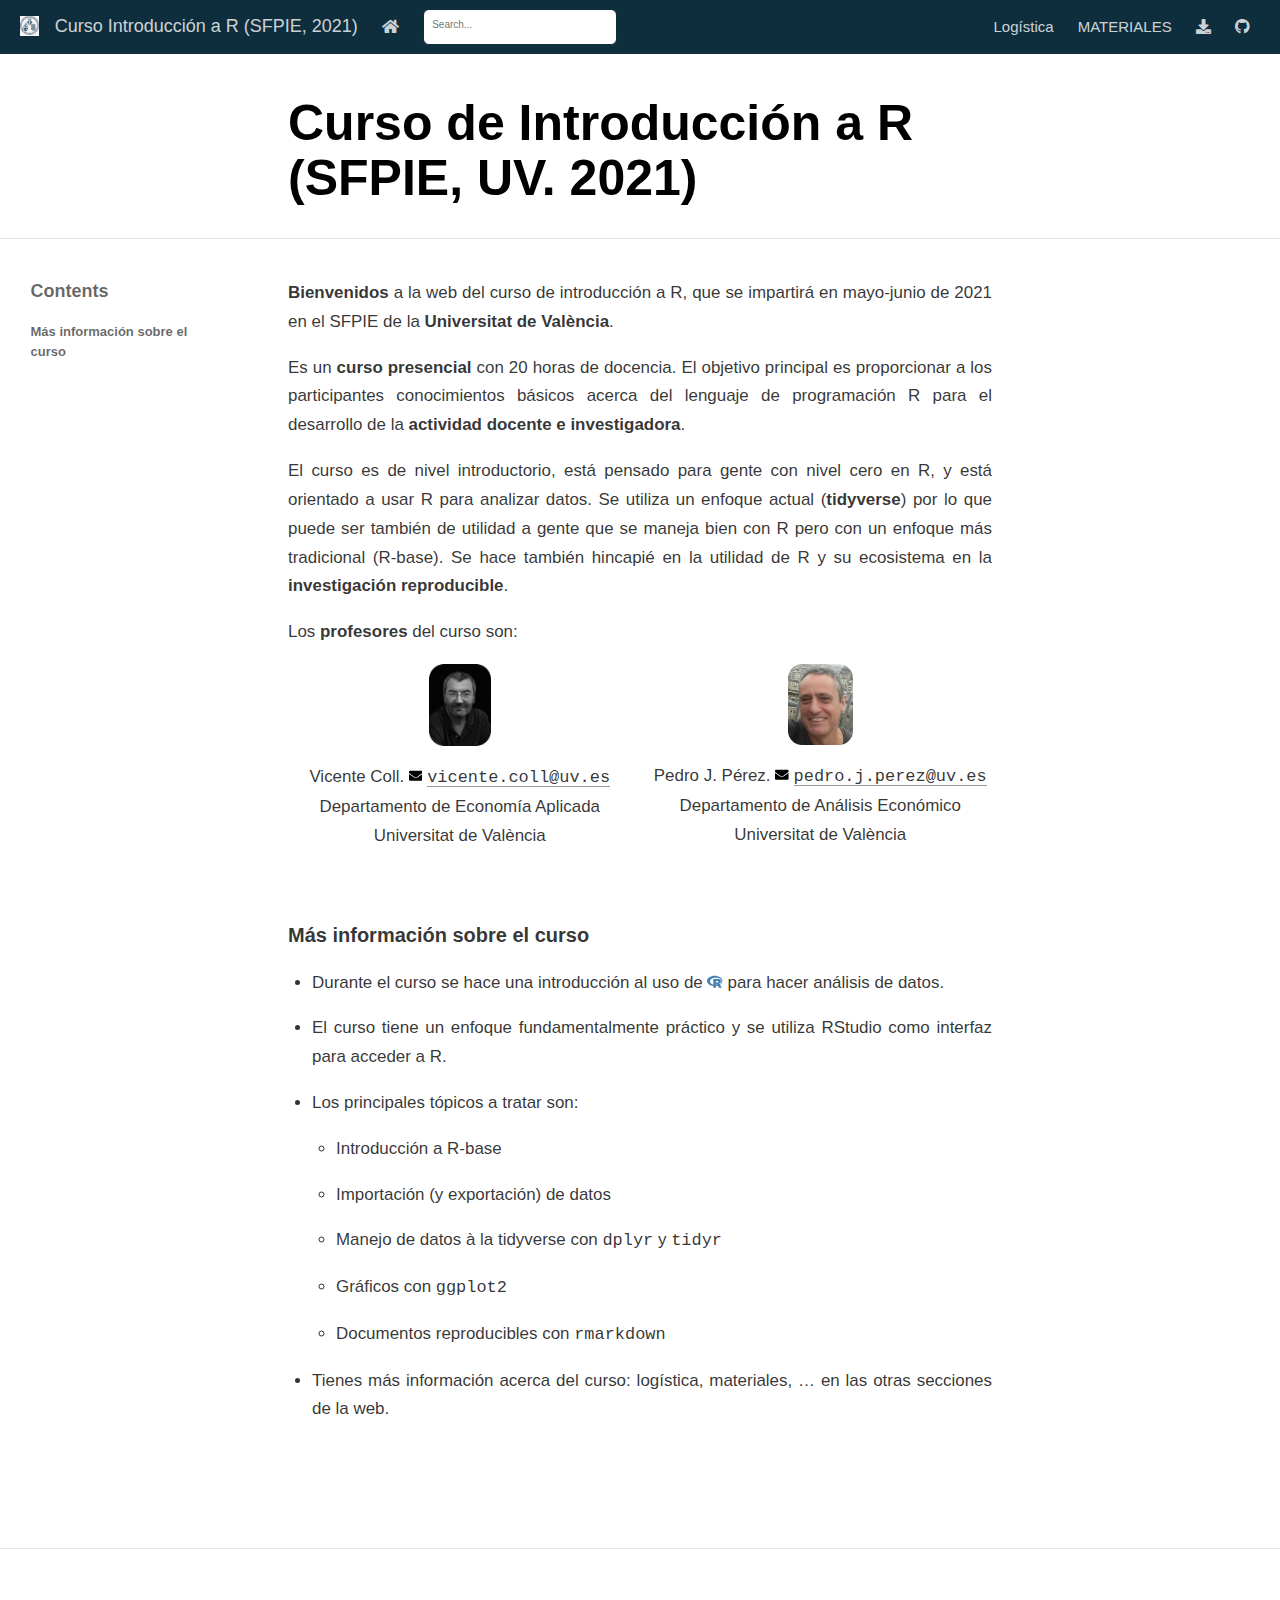
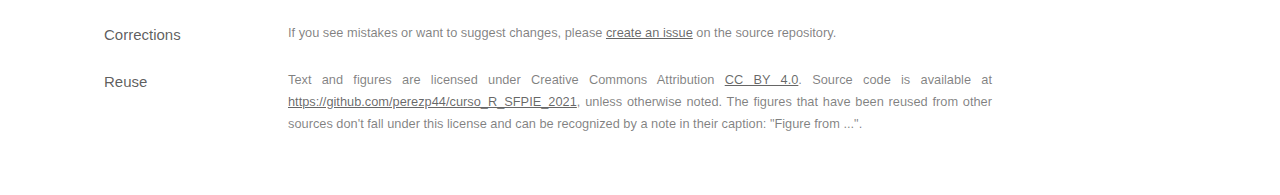
<file: docs/index.html>
<!DOCTYPE html>

<html xmlns="http://www.w3.org/1999/xhtml" lang="" xml:lang="">

<head>
  <meta charset="utf-8"/>
  <meta name="viewport" content="width=device-width, initial-scale=1"/>
  <meta http-equiv="X-UA-Compatible" content="IE=Edge,chrome=1"/>
  <meta name="generator" content="distill" />

  <style type="text/css">
  /* Hide doc at startup (prevent jankiness while JS renders/transforms) */
  body {
    visibility: hidden;
  }
  </style>

 <!--radix_placeholder_import_source-->
 <!--/radix_placeholder_import_source-->

<style type="text/css">code{white-space: pre;}</style>
<style type="text/css" data-origin="pandoc">
pre > code.sourceCode { white-space: pre; position: relative; }
pre > code.sourceCode > span { display: inline-block; line-height: 1.25; }
pre > code.sourceCode > span:empty { height: 1.2em; }
.sourceCode { overflow: visible; }
code.sourceCode > span { color: inherit; text-decoration: inherit; }
div.sourceCode { margin: 1em 0; }
pre.sourceCode { margin: 0; }
@media screen {
div.sourceCode { overflow: auto; }
}
@media print {
pre > code.sourceCode { white-space: pre-wrap; }
pre > code.sourceCode > span { text-indent: -5em; padding-left: 5em; }
}
pre.numberSource code
  { counter-reset: source-line 0; }
pre.numberSource code > span
  { position: relative; left: -4em; counter-increment: source-line; }
pre.numberSource code > span > a:first-child::before
  { content: counter(source-line);
    position: relative; left: -1em; text-align: right; vertical-align: baseline;
    border: none; display: inline-block;
    -webkit-touch-callout: none; -webkit-user-select: none;
    -khtml-user-select: none; -moz-user-select: none;
    -ms-user-select: none; user-select: none;
    padding: 0 4px; width: 4em;
    color: #aaaaaa;
  }
pre.numberSource { margin-left: 3em; border-left: 1px solid #aaaaaa;  padding-left: 4px; }
div.sourceCode
  {   }
@media screen {
pre > code.sourceCode > span > a:first-child::before { text-decoration: underline; }
}
code span.al { color: #ad0000; } /* Alert */
code span.an { color: #5e5e5e; } /* Annotation */
code span.at { } /* Attribute */
code span.bn { color: #ad0000; } /* BaseN */
code span.bu { } /* BuiltIn */
code span.cf { color: #007ba5; } /* ControlFlow */
code span.ch { color: #20794d; } /* Char */
code span.cn { color: #8f5902; } /* Constant */
code span.co { color: #5e5e5e; } /* Comment */
code span.cv { color: #5e5e5e; font-style: italic; } /* CommentVar */
code span.do { color: #5e5e5e; font-style: italic; } /* Documentation */
code span.dt { color: #ad0000; } /* DataType */
code span.dv { color: #ad0000; } /* DecVal */
code span.er { color: #ad0000; } /* Error */
code span.ex { } /* Extension */
code span.fl { color: #ad0000; } /* Float */
code span.fu { color: #4758ab; } /* Function */
code span.im { } /* Import */
code span.in { color: #5e5e5e; } /* Information */
code span.kw { color: #007ba5; } /* Keyword */
code span.op { color: #5e5e5e; } /* Operator */
code span.ot { color: #007ba5; } /* Other */
code span.pp { color: #ad0000; } /* Preprocessor */
code span.sc { color: #5e5e5e; } /* SpecialChar */
code span.ss { color: #20794d; } /* SpecialString */
code span.st { color: #20794d; } /* String */
code span.va { color: #111111; } /* Variable */
code span.vs { color: #20794d; } /* VerbatimString */
code span.wa { color: #5e5e5e; font-style: italic; } /* Warning */
</style>

  <!--radix_placeholder_meta_tags-->
  <title>Curso Introducción a R (SFPIE, 2021): Curso de Introducción a R (SFPIE, UV. 2021)</title>


  <link rel="license" href="https://creativecommons.org/licenses/by/4.0/"/>
  <link rel="icon" type="image/vnd.microsoft.icon" href="imagenes/uv_favicon.ico"/>


  <!--  https://developers.facebook.com/docs/sharing/webmasters#markup -->
  <meta property="og:title" content="Curso Introducción a R (SFPIE, 2021): Curso de Introducción a R (SFPIE, UV. 2021)"/>
  <meta property="og:type" content="article"/>
  <meta property="og:locale" content="en_US"/>
  <meta property="og:site_name" content="Curso Introducción a R (SFPIE, 2021)"/>

  <!--  https://dev.twitter.com/cards/types/summary -->
  <meta property="twitter:card" content="summary"/>
  <meta property="twitter:title" content="Curso Introducción a R (SFPIE, 2021): Curso de Introducción a R (SFPIE, UV. 2021)"/>

  <!--/radix_placeholder_meta_tags-->
  <!--radix_placeholder_rmarkdown_metadata-->

  <script type="text/json" id="radix-rmarkdown-metadata">
  {"type":"list","attributes":{"names":{"type":"character","attributes":{},"value":["title","site"]}},"value":[{"type":"character","attributes":{},"value":["Curso de Introducción a R (SFPIE, UV. 2021)"]},{"type":"character","attributes":{},"value":["distill::distill_website"]}]}
  </script>
  <!--/radix_placeholder_rmarkdown_metadata-->
  <!--radix_placeholder_navigation_in_header-->
  <meta name="distill:offset" content=""/>

  <script type="application/javascript">

    window.headroom_prevent_pin = false;

    window.document.addEventListener("DOMContentLoaded", function (event) {

      // initialize headroom for banner
      var header = $('header').get(0);
      var headerHeight = header.offsetHeight;
      var headroom = new Headroom(header, {
        tolerance: 5,
        onPin : function() {
          if (window.headroom_prevent_pin) {
            window.headroom_prevent_pin = false;
            headroom.unpin();
          }
        }
      });
      headroom.init();
      if(window.location.hash)
        headroom.unpin();
      $(header).addClass('headroom--transition');

      // offset scroll location for banner on hash change
      // (see: https://github.com/WickyNilliams/headroom.js/issues/38)
      window.addEventListener("hashchange", function(event) {
        window.scrollTo(0, window.pageYOffset - (headerHeight + 25));
      });

      // responsive menu
      $('.distill-site-header').each(function(i, val) {
        var topnav = $(this);
        var toggle = topnav.find('.nav-toggle');
        toggle.on('click', function() {
          topnav.toggleClass('responsive');
        });
      });

      // nav dropdowns
      $('.nav-dropbtn').click(function(e) {
        $(this).next('.nav-dropdown-content').toggleClass('nav-dropdown-active');
        $(this).parent().siblings('.nav-dropdown')
           .children('.nav-dropdown-content').removeClass('nav-dropdown-active');
      });
      $("body").click(function(e){
        $('.nav-dropdown-content').removeClass('nav-dropdown-active');
      });
      $(".nav-dropdown").click(function(e){
        e.stopPropagation();
      });
    });
  </script>

  <style type="text/css">

  /* Theme (user-documented overrideables for nav appearance) */

  .distill-site-nav {
    color: rgba(255, 255, 255, 0.8);
    background-color: #0F2E3D;
    font-size: 15px;
    font-weight: 300;
  }

  .distill-site-nav a {
    color: inherit;
    text-decoration: none;
  }

  .distill-site-nav a:hover {
    color: white;
  }

  @media print {
    .distill-site-nav {
      display: none;
    }
  }

  .distill-site-header {

  }

  .distill-site-footer {

  }


  /* Site Header */

  .distill-site-header {
    width: 100%;
    box-sizing: border-box;
    z-index: 3;
  }

  .distill-site-header .nav-left {
    display: inline-block;
    margin-left: 8px;
  }

  @media screen and (max-width: 768px) {
    .distill-site-header .nav-left {
      margin-left: 0;
    }
  }


  .distill-site-header .nav-right {
    float: right;
    margin-right: 8px;
  }

  .distill-site-header a,
  .distill-site-header .title {
    display: inline-block;
    text-align: center;
    padding: 14px 10px 14px 10px;
  }

  .distill-site-header .title {
    font-size: 18px;
    min-width: 150px;
  }

  .distill-site-header .logo {
    padding: 0;
  }

  .distill-site-header .logo img {
    display: none;
    max-height: 20px;
    width: auto;
    margin-bottom: -4px;
  }

  .distill-site-header .nav-image img {
    max-height: 18px;
    width: auto;
    display: inline-block;
    margin-bottom: -3px;
  }



  @media screen and (min-width: 1000px) {
    .distill-site-header .logo img {
      display: inline-block;
    }
    .distill-site-header .nav-left {
      margin-left: 20px;
    }
    .distill-site-header .nav-right {
      margin-right: 20px;
    }
    .distill-site-header .title {
      padding-left: 12px;
    }
  }


  .distill-site-header .nav-toggle {
    display: none;
  }

  .nav-dropdown {
    display: inline-block;
    position: relative;
  }

  .nav-dropdown .nav-dropbtn {
    border: none;
    outline: none;
    color: rgba(255, 255, 255, 0.8);
    padding: 16px 10px;
    background-color: transparent;
    font-family: inherit;
    font-size: inherit;
    font-weight: inherit;
    margin: 0;
    margin-top: 1px;
    z-index: 2;
  }

  .nav-dropdown-content {
    display: none;
    position: absolute;
    background-color: white;
    min-width: 200px;
    border: 1px solid rgba(0,0,0,0.15);
    border-radius: 4px;
    box-shadow: 0px 8px 16px 0px rgba(0,0,0,0.1);
    z-index: 1;
    margin-top: 2px;
    white-space: nowrap;
    padding-top: 4px;
    padding-bottom: 4px;
  }

  .nav-dropdown-content hr {
    margin-top: 4px;
    margin-bottom: 4px;
    border: none;
    border-bottom: 1px solid rgba(0, 0, 0, 0.1);
  }

  .nav-dropdown-active {
    display: block;
  }

  .nav-dropdown-content a, .nav-dropdown-content .nav-dropdown-header {
    color: black;
    padding: 6px 24px;
    text-decoration: none;
    display: block;
    text-align: left;
  }

  .nav-dropdown-content .nav-dropdown-header {
    display: block;
    padding: 5px 24px;
    padding-bottom: 0;
    text-transform: uppercase;
    font-size: 14px;
    color: #999999;
    white-space: nowrap;
  }

  .nav-dropdown:hover .nav-dropbtn {
    color: white;
  }

  .nav-dropdown-content a:hover {
    background-color: #ddd;
    color: black;
  }

  .nav-right .nav-dropdown-content {
    margin-left: -45%;
    right: 0;
  }

  @media screen and (max-width: 768px) {
    .distill-site-header a, .distill-site-header .nav-dropdown  {display: none;}
    .distill-site-header a.nav-toggle {
      float: right;
      display: block;
    }
    .distill-site-header .title {
      margin-left: 0;
    }
    .distill-site-header .nav-right {
      margin-right: 0;
    }
    .distill-site-header {
      overflow: hidden;
    }
    .nav-right .nav-dropdown-content {
      margin-left: 0;
    }
  }


  @media screen and (max-width: 768px) {
    .distill-site-header.responsive {position: relative; min-height: 500px; }
    .distill-site-header.responsive a.nav-toggle {
      position: absolute;
      right: 0;
      top: 0;
    }
    .distill-site-header.responsive a,
    .distill-site-header.responsive .nav-dropdown {
      display: block;
      text-align: left;
    }
    .distill-site-header.responsive .nav-left,
    .distill-site-header.responsive .nav-right {
      width: 100%;
    }
    .distill-site-header.responsive .nav-dropdown {float: none;}
    .distill-site-header.responsive .nav-dropdown-content {position: relative;}
    .distill-site-header.responsive .nav-dropdown .nav-dropbtn {
      display: block;
      width: 100%;
      text-align: left;
    }
  }

  /* Site Footer */

  .distill-site-footer {
    width: 100%;
    overflow: hidden;
    box-sizing: border-box;
    z-index: 3;
    margin-top: 30px;
    padding-top: 30px;
    padding-bottom: 30px;
    text-align: center;
  }

  /* Headroom */

  d-title {
    padding-top: 6rem;
  }

  @media print {
    d-title {
      padding-top: 4rem;
    }
  }

  .headroom {
    z-index: 1000;
    position: fixed;
    top: 0;
    left: 0;
    right: 0;
  }

  .headroom--transition {
    transition: all .4s ease-in-out;
  }

  .headroom--unpinned {
    top: -100px;
  }

  .headroom--pinned {
    top: 0;
  }

  /* adjust viewport for navbar height */
  /* helps vertically center bootstrap (non-distill) content */
  .min-vh-100 {
    min-height: calc(100vh - 100px) !important;
  }

  </style>

  <script src="site_libs/jquery-1.11.3/jquery.min.js"></script>
  <link href="site_libs/font-awesome-5.1.0/css/all.css" rel="stylesheet"/>
  <link href="site_libs/font-awesome-5.1.0/css/v4-shims.css" rel="stylesheet"/>
  <script src="site_libs/headroom-0.9.4/headroom.min.js"></script>
  <script src="site_libs/autocomplete-0.37.1/autocomplete.min.js"></script>
  <script src="site_libs/fuse-6.4.1/fuse.min.js"></script>

  <script type="application/javascript">

  function getMeta(metaName) {
    var metas = document.getElementsByTagName('meta');
    for (let i = 0; i < metas.length; i++) {
      if (metas[i].getAttribute('name') === metaName) {
        return metas[i].getAttribute('content');
      }
    }
    return '';
  }

  function offsetURL(url) {
    var offset = getMeta('distill:offset');
    return offset ? offset + '/' + url : url;
  }

  function createFuseIndex() {

    // create fuse index
    var options = {
      keys: [
        { name: 'title', weight: 20 },
        { name: 'categories', weight: 15 },
        { name: 'description', weight: 10 },
        { name: 'contents', weight: 5 },
      ],
      ignoreLocation: true,
      threshold: 0
    };
    var fuse = new window.Fuse([], options);

    // fetch the main search.json
    return fetch(offsetURL('search.json'))
      .then(function(response) {
        if (response.status == 200) {
          return response.json().then(function(json) {
            // index main articles
            json.articles.forEach(function(article) {
              fuse.add(article);
            });
            // download collections and index their articles
            return Promise.all(json.collections.map(function(collection) {
              return fetch(offsetURL(collection)).then(function(response) {
                if (response.status === 200) {
                  return response.json().then(function(articles) {
                    articles.forEach(function(article) {
                      fuse.add(article);
                    });
                  })
                } else {
                  return Promise.reject(
                    new Error('Unexpected status from search index request: ' +
                              response.status)
                  );
                }
              });
            })).then(function() {
              return fuse;
            });
          });

        } else {
          return Promise.reject(
            new Error('Unexpected status from search index request: ' +
                        response.status)
          );
        }
      });
  }

  window.document.addEventListener("DOMContentLoaded", function (event) {

    // get search element (bail if we don't have one)
    var searchEl = window.document.getElementById('distill-search');
    if (!searchEl)
      return;

    createFuseIndex()
      .then(function(fuse) {

        // make search box visible
        searchEl.classList.remove('hidden');

        // initialize autocomplete
        var options = {
          autoselect: true,
          hint: false,
          minLength: 2,
        };
        window.autocomplete(searchEl, options, [{
          source: function(query, callback) {
            const searchOptions = {
              isCaseSensitive: false,
              shouldSort: true,
              minMatchCharLength: 2,
              limit: 10,
            };
            var results = fuse.search(query, searchOptions);
            callback(results
              .map(function(result) { return result.item; })
            );
          },
          templates: {
            suggestion: function(suggestion) {
              var img = suggestion.preview && Object.keys(suggestion.preview).length > 0
                ? `<img src="${offsetURL(suggestion.preview)}"</img>`
                : '';
              var html = `
                <div class="search-item">
                  <h3>${suggestion.title}</h3>
                  <div class="search-item-description">
                    ${suggestion.description || ''}
                  </div>
                  <div class="search-item-preview">
                    ${img}
                  </div>
                </div>
              `;
              return html;
            }
          }
        }]).on('autocomplete:selected', function(event, suggestion) {
          window.location.href = offsetURL(suggestion.path);
        });
        // remove inline display style on autocompleter (we want to
        // manage responsive display via css)
        $('.algolia-autocomplete').css("display", "");
      })
      .catch(function(error) {
        console.log(error);
      });

  });

  </script>

  <style type="text/css">

  .nav-search {
    font-size: x-small;
  }

  /* Algolioa Autocomplete */

  .algolia-autocomplete {
    display: inline-block;
    margin-left: 10px;
    vertical-align: sub;
    background-color: white;
    color: black;
    padding: 6px;
    padding-top: 8px;
    padding-bottom: 0;
    border-radius: 6px;
    border: 1px #0F2E3D solid;
    width: 180px;
  }


  @media screen and (max-width: 768px) {
    .distill-site-nav .algolia-autocomplete {
      display: none;
      visibility: hidden;
    }
    .distill-site-nav.responsive .algolia-autocomplete {
      display: inline-block;
      visibility: visible;
    }
    .distill-site-nav.responsive .algolia-autocomplete .aa-dropdown-menu {
      margin-left: 0;
      width: 400px;
      max-height: 400px;
    }
  }

  .algolia-autocomplete .aa-input, .algolia-autocomplete .aa-hint {
    width: 90%;
    outline: none;
    border: none;
  }

  .algolia-autocomplete .aa-hint {
    color: #999;
  }
  .algolia-autocomplete .aa-dropdown-menu {
    width: 550px;
    max-height: 70vh;
    overflow-x: visible;
    overflow-y: scroll;
    padding: 5px;
    margin-top: 3px;
    margin-left: -150px;
    background-color: #fff;
    border-radius: 5px;
    border: 1px solid #999;
    border-top: none;
  }

  .algolia-autocomplete .aa-dropdown-menu .aa-suggestion {
    cursor: pointer;
    padding: 5px 4px;
    border-bottom: 1px solid #eee;
  }

  .algolia-autocomplete .aa-dropdown-menu .aa-suggestion:last-of-type {
    border-bottom: none;
    margin-bottom: 2px;
  }

  .algolia-autocomplete .aa-dropdown-menu .aa-suggestion .search-item {
    overflow: hidden;
    font-size: 0.8em;
    line-height: 1.4em;
  }

  .algolia-autocomplete .aa-dropdown-menu .aa-suggestion .search-item h3 {
    font-size: 1rem;
    margin-block-start: 0;
    margin-block-end: 5px;
  }

  .algolia-autocomplete .aa-dropdown-menu .aa-suggestion .search-item-description {
    display: inline-block;
    overflow: hidden;
    height: 2.8em;
    width: 80%;
    margin-right: 4%;
  }

  .algolia-autocomplete .aa-dropdown-menu .aa-suggestion .search-item-preview {
    display: inline-block;
    width: 15%;
  }

  .algolia-autocomplete .aa-dropdown-menu .aa-suggestion .search-item-preview img {
    height: 3em;
    width: auto;
    display: none;
  }

  .algolia-autocomplete .aa-dropdown-menu .aa-suggestion .search-item-preview img[src] {
    display: initial;
  }

  .algolia-autocomplete .aa-dropdown-menu .aa-suggestion.aa-cursor {
    background-color: #eee;
  }
  .algolia-autocomplete .aa-dropdown-menu .aa-suggestion em {
    font-weight: bold;
    font-style: normal;
  }

  </style>


  <!--/radix_placeholder_navigation_in_header-->
  <!--radix_placeholder_distill-->

  <style type="text/css">

  body {
    background-color: white;
  }

  .pandoc-table {
    width: 100%;
  }

  .pandoc-table>caption {
    margin-bottom: 10px;
  }

  .pandoc-table th:not([align]) {
    text-align: left;
  }

  .pagedtable-footer {
    font-size: 15px;
  }

  d-byline .byline {
    grid-template-columns: 2fr 2fr;
  }

  d-byline .byline h3 {
    margin-block-start: 1.5em;
  }

  d-byline .byline .authors-affiliations h3 {
    margin-block-start: 0.5em;
  }

  .authors-affiliations .orcid-id {
    width: 16px;
    height:16px;
    margin-left: 4px;
    margin-right: 4px;
    vertical-align: middle;
    padding-bottom: 2px;
  }

  d-title .dt-tags {
    margin-top: 1em;
    grid-column: text;
  }

  .dt-tags .dt-tag {
    text-decoration: none;
    display: inline-block;
    color: rgba(0,0,0,0.6);
    padding: 0em 0.4em;
    margin-right: 0.5em;
    margin-bottom: 0.4em;
    font-size: 70%;
    border: 1px solid rgba(0,0,0,0.2);
    border-radius: 3px;
    text-transform: uppercase;
    font-weight: 500;
  }

  d-article table.gt_table td,
  d-article table.gt_table th {
    border-bottom: none;
  }

  .html-widget {
    margin-bottom: 2.0em;
  }

  .l-screen-inset {
    padding-right: 16px;
  }

  .l-screen .caption {
    margin-left: 10px;
  }

  .shaded {
    background: rgb(247, 247, 247);
    padding-top: 20px;
    padding-bottom: 20px;
    border-top: 1px solid rgba(0, 0, 0, 0.1);
    border-bottom: 1px solid rgba(0, 0, 0, 0.1);
  }

  .shaded .html-widget {
    margin-bottom: 0;
    border: 1px solid rgba(0, 0, 0, 0.1);
  }

  .shaded .shaded-content {
    background: white;
  }

  .text-output {
    margin-top: 0;
    line-height: 1.5em;
  }

  .hidden {
    display: none !important;
  }

  d-article {
    padding-top: 2.5rem;
    padding-bottom: 30px;
  }

  d-appendix {
    padding-top: 30px;
  }

  d-article>p>img {
    width: 100%;
  }

  d-article h2 {
    margin: 1rem 0 1.5rem 0;
  }

  d-article h3 {
    margin-top: 1.5rem;
  }

  d-article iframe {
    border: 1px solid rgba(0, 0, 0, 0.1);
    margin-bottom: 2.0em;
    width: 100%;
  }

  /* Tweak code blocks */

  d-article div.sourceCode code,
  d-article pre code {
    font-family: Consolas, Monaco, 'Andale Mono', 'Ubuntu Mono', monospace;
  }

  d-article pre,
  d-article div.sourceCode,
  d-article div.sourceCode pre {
    overflow: auto;
  }

  d-article div.sourceCode {
    background-color: white;
  }

  d-article div.sourceCode pre {
    padding-left: 10px;
    font-size: 12px;
    border-left: 2px solid rgba(0,0,0,0.1);
  }

  d-article pre {
    font-size: 12px;
    color: black;
    background: none;
    margin-top: 0;
    text-align: left;
    white-space: pre;
    word-spacing: normal;
    word-break: normal;
    word-wrap: normal;
    line-height: 1.5;

    -moz-tab-size: 4;
    -o-tab-size: 4;
    tab-size: 4;

    -webkit-hyphens: none;
    -moz-hyphens: none;
    -ms-hyphens: none;
    hyphens: none;
  }

  d-article pre a {
    border-bottom: none;
  }

  d-article pre a:hover {
    border-bottom: none;
    text-decoration: underline;
  }

  d-article details {
    grid-column: text;
    margin-bottom: 0.8em;
  }

  @media(min-width: 768px) {

  d-article pre,
  d-article div.sourceCode,
  d-article div.sourceCode pre {
    overflow: visible !important;
  }

  d-article div.sourceCode pre {
    padding-left: 18px;
    font-size: 14px;
  }

  d-article pre {
    font-size: 14px;
  }

  }

  figure img.external {
    background: white;
    border: 1px solid rgba(0, 0, 0, 0.1);
    box-shadow: 0 1px 8px rgba(0, 0, 0, 0.1);
    padding: 18px;
    box-sizing: border-box;
  }

  /* CSS for d-contents */

  .d-contents {
    grid-column: text;
    color: rgba(0,0,0,0.8);
    font-size: 0.9em;
    padding-bottom: 1em;
    margin-bottom: 1em;
    padding-bottom: 0.5em;
    margin-bottom: 1em;
    padding-left: 0.25em;
    justify-self: start;
  }

  @media(min-width: 1000px) {
    .d-contents.d-contents-float {
      height: 0;
      grid-column-start: 1;
      grid-column-end: 4;
      justify-self: center;
      padding-right: 3em;
      padding-left: 2em;
    }
  }

  .d-contents nav h3 {
    font-size: 18px;
    margin-top: 0;
    margin-bottom: 1em;
  }

  .d-contents li {
    list-style-type: none
  }

  .d-contents nav > ul {
    padding-left: 0;
  }

  .d-contents ul {
    padding-left: 1em
  }

  .d-contents nav ul li {
    margin-top: 0.6em;
    margin-bottom: 0.2em;
  }

  .d-contents nav a {
    font-size: 13px;
    border-bottom: none;
    text-decoration: none
    color: rgba(0, 0, 0, 0.8);
  }

  .d-contents nav a:hover {
    text-decoration: underline solid rgba(0, 0, 0, 0.6)
  }

  .d-contents nav > ul > li > a {
    font-weight: 600;
  }

  .d-contents nav > ul > li > ul {
    font-weight: inherit;
  }

  .d-contents nav > ul > li > ul > li {
    margin-top: 0.2em;
  }


  .d-contents nav ul {
    margin-top: 0;
    margin-bottom: 0.25em;
  }

  .d-article-with-toc h2:nth-child(2) {
    margin-top: 0;
  }


  /* Figure */

  .figure {
    position: relative;
    margin-bottom: 2.5em;
    margin-top: 1.5em;
  }

  .figure img {
    width: 100%;
  }

  .figure .caption {
    color: rgba(0, 0, 0, 0.6);
    font-size: 12px;
    line-height: 1.5em;
  }

  .figure img.external {
    background: white;
    border: 1px solid rgba(0, 0, 0, 0.1);
    box-shadow: 0 1px 8px rgba(0, 0, 0, 0.1);
    padding: 18px;
    box-sizing: border-box;
  }

  .figure .caption a {
    color: rgba(0, 0, 0, 0.6);
  }

  .figure .caption b,
  .figure .caption strong, {
    font-weight: 600;
    color: rgba(0, 0, 0, 1.0);
  }

  /* Citations */

  d-article .citation {
    color: inherit;
    cursor: inherit;
  }

  div.hanging-indent{
    margin-left: 1em; text-indent: -1em;
  }

  /* Citation hover box */

  .tippy-box[data-theme~=light-border] {
    background-color: rgba(250, 250, 250, 0.95);
  }

  .tippy-content > p {
    margin-bottom: 0;
    padding: 2px;
  }


  /* Tweak 1000px media break to show more text */

  @media(min-width: 1000px) {
    .base-grid,
    distill-header,
    d-title,
    d-abstract,
    d-article,
    d-appendix,
    distill-appendix,
    d-byline,
    d-footnote-list,
    d-citation-list,
    distill-footer {
      grid-template-columns: [screen-start] 1fr [page-start kicker-start] 80px [middle-start] 50px [text-start kicker-end] 65px 65px 65px 65px 65px 65px 65px 65px [text-end gutter-start] 65px [middle-end] 65px [page-end gutter-end] 1fr [screen-end];
      grid-column-gap: 16px;
    }

    .grid {
      grid-column-gap: 16px;
    }

    d-article {
      font-size: 1.06rem;
      line-height: 1.7em;
    }
    figure .caption, .figure .caption, figure figcaption {
      font-size: 13px;
    }
  }

  @media(min-width: 1180px) {
    .base-grid,
    distill-header,
    d-title,
    d-abstract,
    d-article,
    d-appendix,
    distill-appendix,
    d-byline,
    d-footnote-list,
    d-citation-list,
    distill-footer {
      grid-template-columns: [screen-start] 1fr [page-start kicker-start] 60px [middle-start] 60px [text-start kicker-end] 60px 60px 60px 60px 60px 60px 60px 60px [text-end gutter-start] 60px [middle-end] 60px [page-end gutter-end] 1fr [screen-end];
      grid-column-gap: 32px;
    }

    .grid {
      grid-column-gap: 32px;
    }
  }


  /* Get the citation styles for the appendix (not auto-injected on render since
     we do our own rendering of the citation appendix) */

  d-appendix .citation-appendix,
  .d-appendix .citation-appendix {
    font-size: 11px;
    line-height: 15px;
    border-left: 1px solid rgba(0, 0, 0, 0.1);
    padding-left: 18px;
    border: 1px solid rgba(0,0,0,0.1);
    background: rgba(0, 0, 0, 0.02);
    padding: 10px 18px;
    border-radius: 3px;
    color: rgba(150, 150, 150, 1);
    overflow: hidden;
    margin-top: -12px;
    white-space: pre-wrap;
    word-wrap: break-word;
  }

  /* Include appendix styles here so they can be overridden */

  d-appendix {
    contain: layout style;
    font-size: 0.8em;
    line-height: 1.7em;
    margin-top: 60px;
    margin-bottom: 0;
    border-top: 1px solid rgba(0, 0, 0, 0.1);
    color: rgba(0,0,0,0.5);
    padding-top: 60px;
    padding-bottom: 48px;
  }

  d-appendix h3 {
    grid-column: page-start / text-start;
    font-size: 15px;
    font-weight: 500;
    margin-top: 1em;
    margin-bottom: 0;
    color: rgba(0,0,0,0.65);
  }

  d-appendix h3 + * {
    margin-top: 1em;
  }

  d-appendix ol {
    padding: 0 0 0 15px;
  }

  @media (min-width: 768px) {
    d-appendix ol {
      padding: 0 0 0 30px;
      margin-left: -30px;
    }
  }

  d-appendix li {
    margin-bottom: 1em;
  }

  d-appendix a {
    color: rgba(0, 0, 0, 0.6);
  }

  d-appendix > * {
    grid-column: text;
  }

  d-appendix > d-footnote-list,
  d-appendix > d-citation-list,
  d-appendix > distill-appendix {
    grid-column: screen;
  }

  /* Include footnote styles here so they can be overridden */

  d-footnote-list {
    contain: layout style;
  }

  d-footnote-list > * {
    grid-column: text;
  }

  d-footnote-list a.footnote-backlink {
    color: rgba(0,0,0,0.3);
    padding-left: 0.5em;
  }



  /* Anchor.js */

  .anchorjs-link {
    /*transition: all .25s linear; */
    text-decoration: none;
    border-bottom: none;
  }
  *:hover > .anchorjs-link {
    margin-left: -1.125em !important;
    text-decoration: none;
    border-bottom: none;
  }

  /* Social footer */

  .social_footer {
    margin-top: 30px;
    margin-bottom: 0;
    color: rgba(0,0,0,0.67);
  }

  .disqus-comments {
    margin-right: 30px;
  }

  .disqus-comment-count {
    border-bottom: 1px solid rgba(0, 0, 0, 0.4);
    cursor: pointer;
  }

  #disqus_thread {
    margin-top: 30px;
  }

  .article-sharing a {
    border-bottom: none;
    margin-right: 8px;
  }

  .article-sharing a:hover {
    border-bottom: none;
  }

  .sidebar-section.subscribe {
    font-size: 12px;
    line-height: 1.6em;
  }

  .subscribe p {
    margin-bottom: 0.5em;
  }


  .article-footer .subscribe {
    font-size: 15px;
    margin-top: 45px;
  }


  .sidebar-section.custom {
    font-size: 12px;
    line-height: 1.6em;
  }

  .custom p {
    margin-bottom: 0.5em;
  }

  /* Styles for listing layout (hide title) */
  .layout-listing d-title, .layout-listing .d-title {
    display: none;
  }

  /* Styles for posts lists (not auto-injected) */


  .posts-with-sidebar {
    padding-left: 45px;
    padding-right: 45px;
  }

  .posts-list .description h2,
  .posts-list .description p {
    font-family: -apple-system, BlinkMacSystemFont, "Segoe UI", Roboto, Oxygen, Ubuntu, Cantarell, "Fira Sans", "Droid Sans", "Helvetica Neue", Arial, sans-serif;
  }

  .posts-list .description h2 {
    font-weight: 700;
    border-bottom: none;
    padding-bottom: 0;
  }

  .posts-list h2.post-tag {
    border-bottom: 1px solid rgba(0, 0, 0, 0.2);
    padding-bottom: 12px;
  }
  .posts-list {
    margin-top: 60px;
    margin-bottom: 24px;
  }

  .posts-list .post-preview {
    text-decoration: none;
    overflow: hidden;
    display: block;
    border-bottom: 1px solid rgba(0, 0, 0, 0.1);
    padding: 24px 0;
  }

  .post-preview-last {
    border-bottom: none !important;
  }

  .posts-list .posts-list-caption {
    grid-column: screen;
    font-weight: 400;
  }

  .posts-list .post-preview h2 {
    margin: 0 0 6px 0;
    line-height: 1.2em;
    font-style: normal;
    font-size: 24px;
  }

  .posts-list .post-preview p {
    margin: 0 0 12px 0;
    line-height: 1.4em;
    font-size: 16px;
  }

  .posts-list .post-preview .thumbnail {
    box-sizing: border-box;
    margin-bottom: 24px;
    position: relative;
    max-width: 500px;
  }
  .posts-list .post-preview img {
    width: 100%;
    display: block;
  }

  .posts-list .metadata {
    font-size: 12px;
    line-height: 1.4em;
    margin-bottom: 18px;
  }

  .posts-list .metadata > * {
    display: inline-block;
  }

  .posts-list .metadata .publishedDate {
    margin-right: 2em;
  }

  .posts-list .metadata .dt-authors {
    display: block;
    margin-top: 0.3em;
    margin-right: 2em;
  }

  .posts-list .dt-tags {
    display: block;
    line-height: 1em;
  }

  .posts-list .dt-tags .dt-tag {
    display: inline-block;
    color: rgba(0,0,0,0.6);
    padding: 0.3em 0.4em;
    margin-right: 0.2em;
    margin-bottom: 0.4em;
    font-size: 60%;
    border: 1px solid rgba(0,0,0,0.2);
    border-radius: 3px;
    text-transform: uppercase;
    font-weight: 500;
  }

  .posts-list img {
    opacity: 1;
  }

  .posts-list img[data-src] {
    opacity: 0;
  }

  .posts-more {
    clear: both;
  }


  .posts-sidebar {
    font-size: 16px;
  }

  .posts-sidebar h3 {
    font-size: 16px;
    margin-top: 0;
    margin-bottom: 0.5em;
    font-weight: 400;
    text-transform: uppercase;
  }

  .sidebar-section {
    margin-bottom: 30px;
  }

  .categories ul {
    list-style-type: none;
    margin: 0;
    padding: 0;
  }

  .categories li {
    color: rgba(0, 0, 0, 0.8);
    margin-bottom: 0;
  }

  .categories li>a {
    border-bottom: none;
  }

  .categories li>a:hover {
    border-bottom: 1px solid rgba(0, 0, 0, 0.4);
  }

  .categories .active {
    font-weight: 600;
  }

  .categories .category-count {
    color: rgba(0, 0, 0, 0.4);
  }


  @media(min-width: 768px) {
    .posts-list .post-preview h2 {
      font-size: 26px;
    }
    .posts-list .post-preview .thumbnail {
      float: right;
      width: 30%;
      margin-bottom: 0;
    }
    .posts-list .post-preview .description {
      float: left;
      width: 45%;
    }
    .posts-list .post-preview .metadata {
      float: left;
      width: 20%;
      margin-top: 8px;
    }
    .posts-list .post-preview p {
      margin: 0 0 12px 0;
      line-height: 1.5em;
      font-size: 16px;
    }
    .posts-with-sidebar .posts-list {
      float: left;
      width: 75%;
    }
    .posts-with-sidebar .posts-sidebar {
      float: right;
      width: 20%;
      margin-top: 60px;
      padding-top: 24px;
      padding-bottom: 24px;
    }
  }


  /* Improve display for browsers without grid (IE/Edge <= 15) */

  .downlevel {
    line-height: 1.6em;
    font-family: -apple-system, BlinkMacSystemFont, "Segoe UI", Roboto, Oxygen, Ubuntu, Cantarell, "Fira Sans", "Droid Sans", "Helvetica Neue", Arial, sans-serif;
    margin: 0;
  }

  .downlevel .d-title {
    padding-top: 6rem;
    padding-bottom: 1.5rem;
  }

  .downlevel .d-title h1 {
    font-size: 50px;
    font-weight: 700;
    line-height: 1.1em;
    margin: 0 0 0.5rem;
  }

  .downlevel .d-title p {
    font-weight: 300;
    font-size: 1.2rem;
    line-height: 1.55em;
    margin-top: 0;
  }

  .downlevel .d-byline {
    padding-top: 0.8em;
    padding-bottom: 0.8em;
    font-size: 0.8rem;
    line-height: 1.8em;
  }

  .downlevel .section-separator {
    border: none;
    border-top: 1px solid rgba(0, 0, 0, 0.1);
  }

  .downlevel .d-article {
    font-size: 1.06rem;
    line-height: 1.7em;
    padding-top: 1rem;
    padding-bottom: 2rem;
  }


  .downlevel .d-appendix {
    padding-left: 0;
    padding-right: 0;
    max-width: none;
    font-size: 0.8em;
    line-height: 1.7em;
    margin-bottom: 0;
    color: rgba(0,0,0,0.5);
    padding-top: 40px;
    padding-bottom: 48px;
  }

  .downlevel .footnotes ol {
    padding-left: 13px;
  }

  .downlevel .base-grid,
  .downlevel .distill-header,
  .downlevel .d-title,
  .downlevel .d-abstract,
  .downlevel .d-article,
  .downlevel .d-appendix,
  .downlevel .distill-appendix,
  .downlevel .d-byline,
  .downlevel .d-footnote-list,
  .downlevel .d-citation-list,
  .downlevel .distill-footer,
  .downlevel .appendix-bottom,
  .downlevel .posts-container {
    padding-left: 40px;
    padding-right: 40px;
  }

  @media(min-width: 768px) {
    .downlevel .base-grid,
    .downlevel .distill-header,
    .downlevel .d-title,
    .downlevel .d-abstract,
    .downlevel .d-article,
    .downlevel .d-appendix,
    .downlevel .distill-appendix,
    .downlevel .d-byline,
    .downlevel .d-footnote-list,
    .downlevel .d-citation-list,
    .downlevel .distill-footer,
    .downlevel .appendix-bottom,
    .downlevel .posts-container {
    padding-left: 150px;
    padding-right: 150px;
    max-width: 900px;
  }
  }

  .downlevel pre code {
    display: block;
    border-left: 2px solid rgba(0, 0, 0, .1);
    padding: 0 0 0 20px;
    font-size: 14px;
  }

  .downlevel code, .downlevel pre {
    color: black;
    background: none;
    font-family: Consolas, Monaco, 'Andale Mono', 'Ubuntu Mono', monospace;
    text-align: left;
    white-space: pre;
    word-spacing: normal;
    word-break: normal;
    word-wrap: normal;
    line-height: 1.5;

    -moz-tab-size: 4;
    -o-tab-size: 4;
    tab-size: 4;

    -webkit-hyphens: none;
    -moz-hyphens: none;
    -ms-hyphens: none;
    hyphens: none;
  }

  .downlevel .posts-list .post-preview {
    color: inherit;
  }



  </style>

  <script type="application/javascript">

  function is_downlevel_browser() {
    if (bowser.isUnsupportedBrowser({ msie: "12", msedge: "16"},
                                   window.navigator.userAgent)) {
      return true;
    } else {
      return window.load_distill_framework === undefined;
    }
  }

  // show body when load is complete
  function on_load_complete() {

    // add anchors
    if (window.anchors) {
      window.anchors.options.placement = 'left';
      window.anchors.add('d-article > h2, d-article > h3, d-article > h4, d-article > h5');
    }


    // set body to visible
    document.body.style.visibility = 'visible';

    // force redraw for leaflet widgets
    if (window.HTMLWidgets) {
      var maps = window.HTMLWidgets.findAll(".leaflet");
      $.each(maps, function(i, el) {
        var map = this.getMap();
        map.invalidateSize();
        map.eachLayer(function(layer) {
          if (layer instanceof L.TileLayer)
            layer.redraw();
        });
      });
    }

    // trigger 'shown' so htmlwidgets resize
    $('d-article').trigger('shown');
  }

  function init_distill() {

    init_common();

    // create front matter
    var front_matter = $('<d-front-matter></d-front-matter>');
    $('#distill-front-matter').wrap(front_matter);

    // create d-title
    $('.d-title').changeElementType('d-title');

    // create d-byline
    var byline = $('<d-byline></d-byline>');
    $('.d-byline').replaceWith(byline);

    // create d-article
    var article = $('<d-article></d-article>');
    $('.d-article').wrap(article).children().unwrap();

    // move posts container into article
    $('.posts-container').appendTo($('d-article'));

    // create d-appendix
    $('.d-appendix').changeElementType('d-appendix');

    // flag indicating that we have appendix items
    var appendix = $('.appendix-bottom').children('h3').length > 0;

    // replace footnotes with <d-footnote>
    $('.footnote-ref').each(function(i, val) {
      appendix = true;
      var href = $(this).attr('href');
      var id = href.replace('#', '');
      var fn = $('#' + id);
      var fn_p = $('#' + id + '>p');
      fn_p.find('.footnote-back').remove();
      var text = fn_p.html();
      var dtfn = $('<d-footnote></d-footnote>');
      dtfn.html(text);
      $(this).replaceWith(dtfn);
    });
    // remove footnotes
    $('.footnotes').remove();

    // move refs into #references-listing
    $('#references-listing').replaceWith($('#refs'));

    $('h1.appendix, h2.appendix').each(function(i, val) {
      $(this).changeElementType('h3');
    });
    $('h3.appendix').each(function(i, val) {
      var id = $(this).attr('id');
      $('.d-contents a[href="#' + id + '"]').parent().remove();
      appendix = true;
      $(this).nextUntil($('h1, h2, h3')).addBack().appendTo($('d-appendix'));
    });

    // show d-appendix if we have appendix content
    $("d-appendix").css('display', appendix ? 'grid' : 'none');

    // localize layout chunks to just output
    $('.layout-chunk').each(function(i, val) {

      // capture layout
      var layout = $(this).attr('data-layout');

      // apply layout to markdown level block elements
      var elements = $(this).children().not('details, div.sourceCode, pre, script');
      elements.each(function(i, el) {
        var layout_div = $('<div class="' + layout + '"></div>');
        if (layout_div.hasClass('shaded')) {
          var shaded_content = $('<div class="shaded-content"></div>');
          $(this).wrap(shaded_content);
          $(this).parent().wrap(layout_div);
        } else {
          $(this).wrap(layout_div);
        }
      });


      // unwrap the layout-chunk div
      $(this).children().unwrap();
    });

    // remove code block used to force  highlighting css
    $('.distill-force-highlighting-css').parent().remove();

    // remove empty line numbers inserted by pandoc when using a
    // custom syntax highlighting theme
    $('code.sourceCode a:empty').remove();

    // load distill framework
    load_distill_framework();

    // wait for window.distillRunlevel == 4 to do post processing
    function distill_post_process() {

      if (!window.distillRunlevel || window.distillRunlevel < 4)
        return;

      // hide author/affiliations entirely if we have no authors
      var front_matter = JSON.parse($("#distill-front-matter").html());
      var have_authors = front_matter.authors && front_matter.authors.length > 0;
      if (!have_authors)
        $('d-byline').addClass('hidden');

      // article with toc class
      $('.d-contents').parent().addClass('d-article-with-toc');

      // strip links that point to #
      $('.authors-affiliations').find('a[href="#"]').removeAttr('href');

      // add orcid ids
      $('.authors-affiliations').find('.author').each(function(i, el) {
        var orcid_id = front_matter.authors[i].orcidID;
        if (orcid_id) {
          var a = $('<a></a>');
          a.attr('href', 'https://orcid.org/' + orcid_id);
          var img = $('<img></img>');
          img.addClass('orcid-id');
          img.attr('alt', 'ORCID ID');
          img.attr('src','[data-uri]');
          a.append(img);
          $(this).append(a);
        }
      });

      // hide elements of author/affiliations grid that have no value
      function hide_byline_column(caption) {
        $('d-byline').find('h3:contains("' + caption + '")').parent().css('visibility', 'hidden');
      }

      // affiliations
      var have_affiliations = false;
      for (var i = 0; i<front_matter.authors.length; ++i) {
        var author = front_matter.authors[i];
        if (author.affiliation !== "&nbsp;") {
          have_affiliations = true;
          break;
        }
      }
      if (!have_affiliations)
        $('d-byline').find('h3:contains("Affiliations")').css('visibility', 'hidden');

      // published date
      if (!front_matter.publishedDate)
        hide_byline_column("Published");

      // document object identifier
      var doi = $('d-byline').find('h3:contains("DOI")');
      var doi_p = doi.next().empty();
      if (!front_matter.doi) {
        // if we have a citation and valid citationText then link to that
        if ($('#citation').length > 0 && front_matter.citationText) {
          doi.html('Citation');
          $('<a href="#citation"></a>')
            .text(front_matter.citationText)
            .appendTo(doi_p);
        } else {
          hide_byline_column("DOI");
        }
      } else {
        $('<a></a>')
           .attr('href', "https://doi.org/" + front_matter.doi)
           .html(front_matter.doi)
           .appendTo(doi_p);
      }

       // change plural form of authors/affiliations
      if (front_matter.authors.length === 1) {
        var grid = $('.authors-affiliations');
        grid.children('h3:contains("Authors")').text('Author');
        grid.children('h3:contains("Affiliations")').text('Affiliation');
      }

      // remove d-appendix and d-footnote-list local styles
      $('d-appendix > style:first-child').remove();
      $('d-footnote-list > style:first-child').remove();

      // move appendix-bottom entries to the bottom
      $('.appendix-bottom').appendTo('d-appendix').children().unwrap();
      $('.appendix-bottom').remove();

      // hoverable references
      $('span.citation[data-cites]').each(function() {
        var refs = $(this).attr('data-cites').split(" ");
        var refHtml = refs.map(function(ref) {
          return "<p>" + $('#ref-' + ref).html() + "</p>";
        }).join("\n");
        window.tippy(this, {
          allowHTML: true,
          content: refHtml,
          maxWidth: 500,
          interactive: true,
          interactiveBorder: 10,
          theme: 'light-border',
          placement: 'bottom-start'
        });
      });

      // clear polling timer
      clearInterval(tid);

      // show body now that everything is ready
      on_load_complete();
    }

    var tid = setInterval(distill_post_process, 50);
    distill_post_process();

  }

  function init_downlevel() {

    init_common();

     // insert hr after d-title
    $('.d-title').after($('<hr class="section-separator"/>'));

    // check if we have authors
    var front_matter = JSON.parse($("#distill-front-matter").html());
    var have_authors = front_matter.authors && front_matter.authors.length > 0;

    // manage byline/border
    if (!have_authors)
      $('.d-byline').remove();
    $('.d-byline').after($('<hr class="section-separator"/>'));
    $('.d-byline a').remove();

    // remove toc
    $('.d-contents').remove();

    // move appendix elements
    $('h1.appendix, h2.appendix').each(function(i, val) {
      $(this).changeElementType('h3');
    });
    $('h3.appendix').each(function(i, val) {
      $(this).nextUntil($('h1, h2, h3')).addBack().appendTo($('.d-appendix'));
    });


    // inject headers into references and footnotes
    var refs_header = $('<h3></h3>');
    refs_header.text('References');
    $('#refs').prepend(refs_header);

    var footnotes_header = $('<h3></h3');
    footnotes_header.text('Footnotes');
    $('.footnotes').children('hr').first().replaceWith(footnotes_header);

    // move appendix-bottom entries to the bottom
    $('.appendix-bottom').appendTo('.d-appendix').children().unwrap();
    $('.appendix-bottom').remove();

    // remove appendix if it's empty
    if ($('.d-appendix').children().length === 0)
      $('.d-appendix').remove();

    // prepend separator above appendix
    $('.d-appendix').before($('<hr class="section-separator" style="clear: both"/>'));

    // trim code
    $('pre>code').each(function(i, val) {
      $(this).html($.trim($(this).html()));
    });

    // move posts-container right before article
    $('.posts-container').insertBefore($('.d-article'));

    $('body').addClass('downlevel');

    on_load_complete();
  }


  function init_common() {

    // jquery plugin to change element types
    (function($) {
      $.fn.changeElementType = function(newType) {
        var attrs = {};

        $.each(this[0].attributes, function(idx, attr) {
          attrs[attr.nodeName] = attr.nodeValue;
        });

        this.replaceWith(function() {
          return $("<" + newType + "/>", attrs).append($(this).contents());
        });
      };
    })(jQuery);

    // prevent underline for linked images
    $('a > img').parent().css({'border-bottom' : 'none'});

    // mark non-body figures created by knitr chunks as 100% width
    $('.layout-chunk').each(function(i, val) {
      var figures = $(this).find('img, .html-widget');
      if ($(this).attr('data-layout') !== "l-body") {
        figures.css('width', '100%');
      } else {
        figures.css('max-width', '100%');
        figures.filter("[width]").each(function(i, val) {
          var fig = $(this);
          fig.css('width', fig.attr('width') + 'px');
        });

      }
    });

    // auto-append index.html to post-preview links in file: protocol
    // and in rstudio ide preview
    $('.post-preview').each(function(i, val) {
      if (window.location.protocol === "file:")
        $(this).attr('href', $(this).attr('href') + "index.html");
    });

    // get rid of index.html references in header
    if (window.location.protocol !== "file:") {
      $('.distill-site-header a[href]').each(function(i,val) {
        $(this).attr('href', $(this).attr('href').replace("index.html", "./"));
      });
    }

    // add class to pandoc style tables
    $('tr.header').parent('thead').parent('table').addClass('pandoc-table');
    $('.kable-table').children('table').addClass('pandoc-table');

    // add figcaption style to table captions
    $('caption').parent('table').addClass("figcaption");

    // initialize posts list
    if (window.init_posts_list)
      window.init_posts_list();

    // implmement disqus comment link
    $('.disqus-comment-count').click(function() {
      window.headroom_prevent_pin = true;
      $('#disqus_thread').toggleClass('hidden');
      if (!$('#disqus_thread').hasClass('hidden')) {
        var offset = $(this).offset();
        $(window).resize();
        $('html, body').animate({
          scrollTop: offset.top - 35
        });
      }
    });
  }

  document.addEventListener('DOMContentLoaded', function() {
    if (is_downlevel_browser())
      init_downlevel();
    else
      window.addEventListener('WebComponentsReady', init_distill);
  });

  </script>

  <!--/radix_placeholder_distill-->
  <script src="site_libs/header-attrs-2.7/header-attrs.js"></script>
  <script src="site_libs/popper-2.6.0/popper.min.js"></script>
  <link href="site_libs/tippy-6.2.7/tippy.css" rel="stylesheet" />
  <link href="site_libs/tippy-6.2.7/tippy-light-border.css" rel="stylesheet" />
  <script src="site_libs/tippy-6.2.7/tippy.umd.min.js"></script>
  <script src="site_libs/anchor-4.2.2/anchor.min.js"></script>
  <script src="site_libs/bowser-1.9.3/bowser.min.js"></script>
  <script src="site_libs/webcomponents-2.0.0/webcomponents.js"></script>
  <script src="site_libs/distill-2.2.21/template.v2.js"></script>
  <!--radix_placeholder_site_in_header-->
  <script type="text/javascript" cookie-consent="tracking" async src="https://www.googletagmanager.com/gtag/js?id=G-7YYSE6ED4R"></script>
  <script type="text/javascript" cookie-consent="tracking">
  window.dataLayer = window.dataLayer || [];
  function gtag(){dataLayer.push(arguments);}
  gtag('js', new Date());
  gtag('config', 'G-7YYSE6ED4R');
  </script>
  <style type="text/css">
  /*  ----------------- fichero CSS para tunear la web del SFPIE  -------------- */ 

  /* .distill-site-nav  {
    color: #000000;
    background-color: #7a8b8b;
     } */ 

  /* definiendo estilos de los párrafos */ 
  p {
    text-align: justify; }        /* justificar el texto del body */      
    

  </style>
  <!--/radix_placeholder_site_in_header-->

  <link rel="stylesheet" href="assets/my_css_SFPIE.css" type="text/css"/>

</head>

<body>

<!--radix_placeholder_front_matter-->

<script id="distill-front-matter" type="text/json">
{"title":"Curso de Introducción a R (SFPIE, UV. 2021)","authors":[]}
</script>

<!--/radix_placeholder_front_matter-->
<!--radix_placeholder_navigation_before_body-->
<header class="header header--fixed" role="banner">
<nav class="distill-site-nav distill-site-header">
<div class="nav-left">
<a class="logo">
<img src="imagenes/uv.jpeg" alt="Logo"/>
</a>
<a href="index.html" class="title">Curso Introducción a R (SFPIE, 2021)</a>
<a href="index.html" aria-label="Home">
<i class="fa fa-home" aria-hidden="true"></i>
</a>
<input id="distill-search" class="nav-search hidden" type="text" placeholder="Search..."/>
</div>
<div class="nav-right">
<a href="02-logistica.html">Logística</a>
<a href="03-materiales.html">MATERIALES</a>
<a href="05-mas-cosas.html" aria-label="EJEMPLOS/CASOS">
<i class="fa fa-download" aria-hidden="true"></i>
</a>
<a href="https://github.com/perezp44/curso_R_SFPIE_2021" aria-label="Link to source">
<i class="fab fa-github" aria-hidden="true"></i>
</a>
<a href="javascript:void(0);" class="nav-toggle">&#9776;</a>
</div>
</nav>
</header>
<!--/radix_placeholder_navigation_before_body-->
<!--radix_placeholder_site_before_body-->
<!--/radix_placeholder_site_before_body-->

<div class="d-title">
<h1>Curso de Introducción a R (SFPIE, UV. 2021)</h1>
<!--radix_placeholder_categories-->
<!--/radix_placeholder_categories-->

</div>


<div class="d-article">
<div class="d-contents d-contents-float">
<nav class="l-text toc figcaption" id="TOC">
<h3>Contents</h3>
<ul>
<li><a href="#más-información-sobre-el-curso">Más información sobre el curso</a></li>
</ul>
</nav>
</div>
<style>
.col2 {
    columns: 2 200px;         /* number of columns and width in pixels*/
    -webkit-columns: 2 200px; /* chrome, safari */
    -moz-columns: 2 200px;    /* firefox */
  }
.col3 {
    columns: 3 100px;
    -webkit-columns: 3 100px;
    -moz-columns: 3 100px;
  }  
</style>
<p><strong>Bienvenidos</strong> a la web del curso de introducción a R, que se impartirá en mayo-junio de 2021 en el SFPIE de la <strong>Universitat de València</strong>.</p>
<p>Es un <strong>curso presencial</strong> con 20 horas de docencia. El objetivo principal es proporcionar a los participantes conocimientos básicos acerca del lenguaje de programación R para el desarrollo de la <strong>actividad docente e investigadora</strong>.</p>
<p>El curso es de nivel introductorio, está pensado para gente con nivel cero en R, y está orientado a usar R para analizar datos. Se utiliza un enfoque actual (<strong>tidyverse</strong>) por lo que puede ser también de utilidad a gente que se maneja bien con R pero con un enfoque más tradicional (R-base). Se hace también hincapié en la utilidad de R y su ecosistema en la <strong>investigación reproducible</strong>.</p>
<p>Los <strong>profesores</strong> del curso son:</p>
<div class="col2">
<div class="layout-chunk" data-layout="l-body">
<p><img src="imagenes/Vicente_Coll2_a.png" width="18%" style="display: block; margin: auto;" /></p>
</div>
<center>
Vicente Coll. <svg style="height:0.8em;top:.04em;position:relative;" viewBox="0 0 512 512"><path d="M502.3 190.8c3.9-3.1 9.7-.2 9.7 4.7V400c0 26.5-21.5 48-48 48H48c-26.5 0-48-21.5-48-48V195.6c0-5 5.7-7.8 9.7-4.7 22.4 17.4 52.1 39.5 154.1 113.6 21.1 15.4 56.7 47.8 92.2 47.6 35.7.3 72-32.8 92.3-47.6 102-74.1 131.6-96.3 154-113.7zM256 320c23.2.4 56.6-29.2 73.4-41.4 132.7-96.3 142.8-104.7 173.4-128.7 5.8-4.5 9.2-11.5 9.2-18.9v-19c0-26.5-21.5-48-48-48H48C21.5 64 0 85.5 0 112v19c0 7.4 3.4 14.3 9.2 18.9 30.6 23.9 40.7 32.4 173.4 128.7 16.8 12.2 50.2 41.8 73.4 41.4z"/></svg> <a href="mailto:vicente.coll@uv.es"><code>vicente.coll@uv.es</code></a><br />
Departamento de Economía Aplicada Universitat de València
</center>
<div class="layout-chunk" data-layout="l-body">
<p><img src="imagenes/foto_pjp_redondeada.png" width="19%" style="display: block; margin: auto;" /></p>
</div>
<center>
Pedro J. Pérez. <svg style="height:0.8em;top:.04em;position:relative;" viewBox="0 0 512 512"><path d="M502.3 190.8c3.9-3.1 9.7-.2 9.7 4.7V400c0 26.5-21.5 48-48 48H48c-26.5 0-48-21.5-48-48V195.6c0-5 5.7-7.8 9.7-4.7 22.4 17.4 52.1 39.5 154.1 113.6 21.1 15.4 56.7 47.8 92.2 47.6 35.7.3 72-32.8 92.3-47.6 102-74.1 131.6-96.3 154-113.7zM256 320c23.2.4 56.6-29.2 73.4-41.4 132.7-96.3 142.8-104.7 173.4-128.7 5.8-4.5 9.2-11.5 9.2-18.9v-19c0-26.5-21.5-48-48-48H48C21.5 64 0 85.5 0 112v19c0 7.4 3.4 14.3 9.2 18.9 30.6 23.9 40.7 32.4 173.4 128.7 16.8 12.2 50.2 41.8 73.4 41.4z"/></svg> <a href="mailto:pedro.j.perez@uv.es"><code>pedro.j.perez@uv.es</code></a> Departamento de Análisis Económico Universitat de València
</center>
</div>
<p><br></p>
<h3 id="más-información-sobre-el-curso">Más información sobre el curso</h3>
<ul>
<li><p>Durante el curso se hace una introducción al uso de <svg style="height:0.8em;top:.04em;position:relative;fill:steelblue;" viewBox="0 0 581 512"><path d="M581 226.6C581 119.1 450.9 32 290.5 32S0 119.1 0 226.6C0 322.4 103.3 402 239.4 418.1V480h99.1v-61.5c24.3-2.7 47.6-7.4 69.4-13.9L448 480h112l-67.4-113.7c54.5-35.4 88.4-84.9 88.4-139.7zm-466.8 14.5c0-73.5 98.9-133 220.8-133s211.9 40.7 211.9 133c0 50.1-26.5 85-70.3 106.4-2.4-1.6-4.7-2.9-6.4-3.7-10.2-5.2-27.8-10.5-27.8-10.5s86.6-6.4 86.6-92.7-90.6-87.9-90.6-87.9h-199V361c-74.1-21.5-125.2-67.1-125.2-119.9zm225.1 38.3v-55.6c57.8 0 87.8-6.8 87.8 27.3 0 36.5-38.2 28.3-87.8 28.3zm-.9 72.5H365c10.8 0 18.9 11.7 24 19.2-16.1 1.9-33 2.8-50.6 2.9v-22.1z"/></svg> para hacer análisis de datos.</p></li>
<li><p>El curso tiene un enfoque fundamentalmente práctico y se utiliza RStudio como interfaz para acceder a R.</p></li>
<li><p>Los principales tópicos a tratar son:</p>
<ul>
<li>Introducción a R-base<br />
</li>
<li>Importación (y exportación) de datos</li>
<li>Manejo de datos à la tidyverse con <code>dplyr</code> y <code>tidyr</code><br />
</li>
<li>Gráficos con <code>ggplot2</code><br />
</li>
<li>Documentos reproducibles con <code>rmarkdown</code></li>
</ul></li>
<li><p>Tienes más información acerca del curso: logística, materiales, … en las otras secciones de la web.</p></li>
</ul>
<div class="sourceCode" id="cb1"><pre class="sourceCode r distill-force-highlighting-css"><code class="sourceCode r"></code></pre></div>
<!--radix_placeholder_article_footer-->
<!--/radix_placeholder_article_footer-->
</div>

<div class="d-appendix">
</div>


<!--radix_placeholder_site_after_body-->
<!--/radix_placeholder_site_after_body-->
<!--radix_placeholder_appendices-->
<div class="appendix-bottom">
<h3 id="updates-and-corrections">Corrections</h3>
<p>If you see mistakes or want to suggest changes, please <a href="https://github.com/perezp44/curso_R_SFPIE_2021/issues/new">create an issue</a> on the source repository.</p>
<h3 id="reuse">Reuse</h3>
<p>Text and figures are licensed under Creative Commons Attribution <a rel="license" href="https://creativecommons.org/licenses/by/4.0/">CC BY 4.0</a>. Source code is available at <a href="https://github.com/perezp44/curso_R_SFPIE_2021">https://github.com/perezp44/curso_R_SFPIE_2021</a>, unless otherwise noted. The figures that have been reused from other sources don't fall under this license and can be recognized by a note in their caption: "Figure from ...".</p>
</div>
<!--/radix_placeholder_appendices-->
<!--radix_placeholder_navigation_after_body-->
<!--/radix_placeholder_navigation_after_body-->

</body>

</html>
</file>
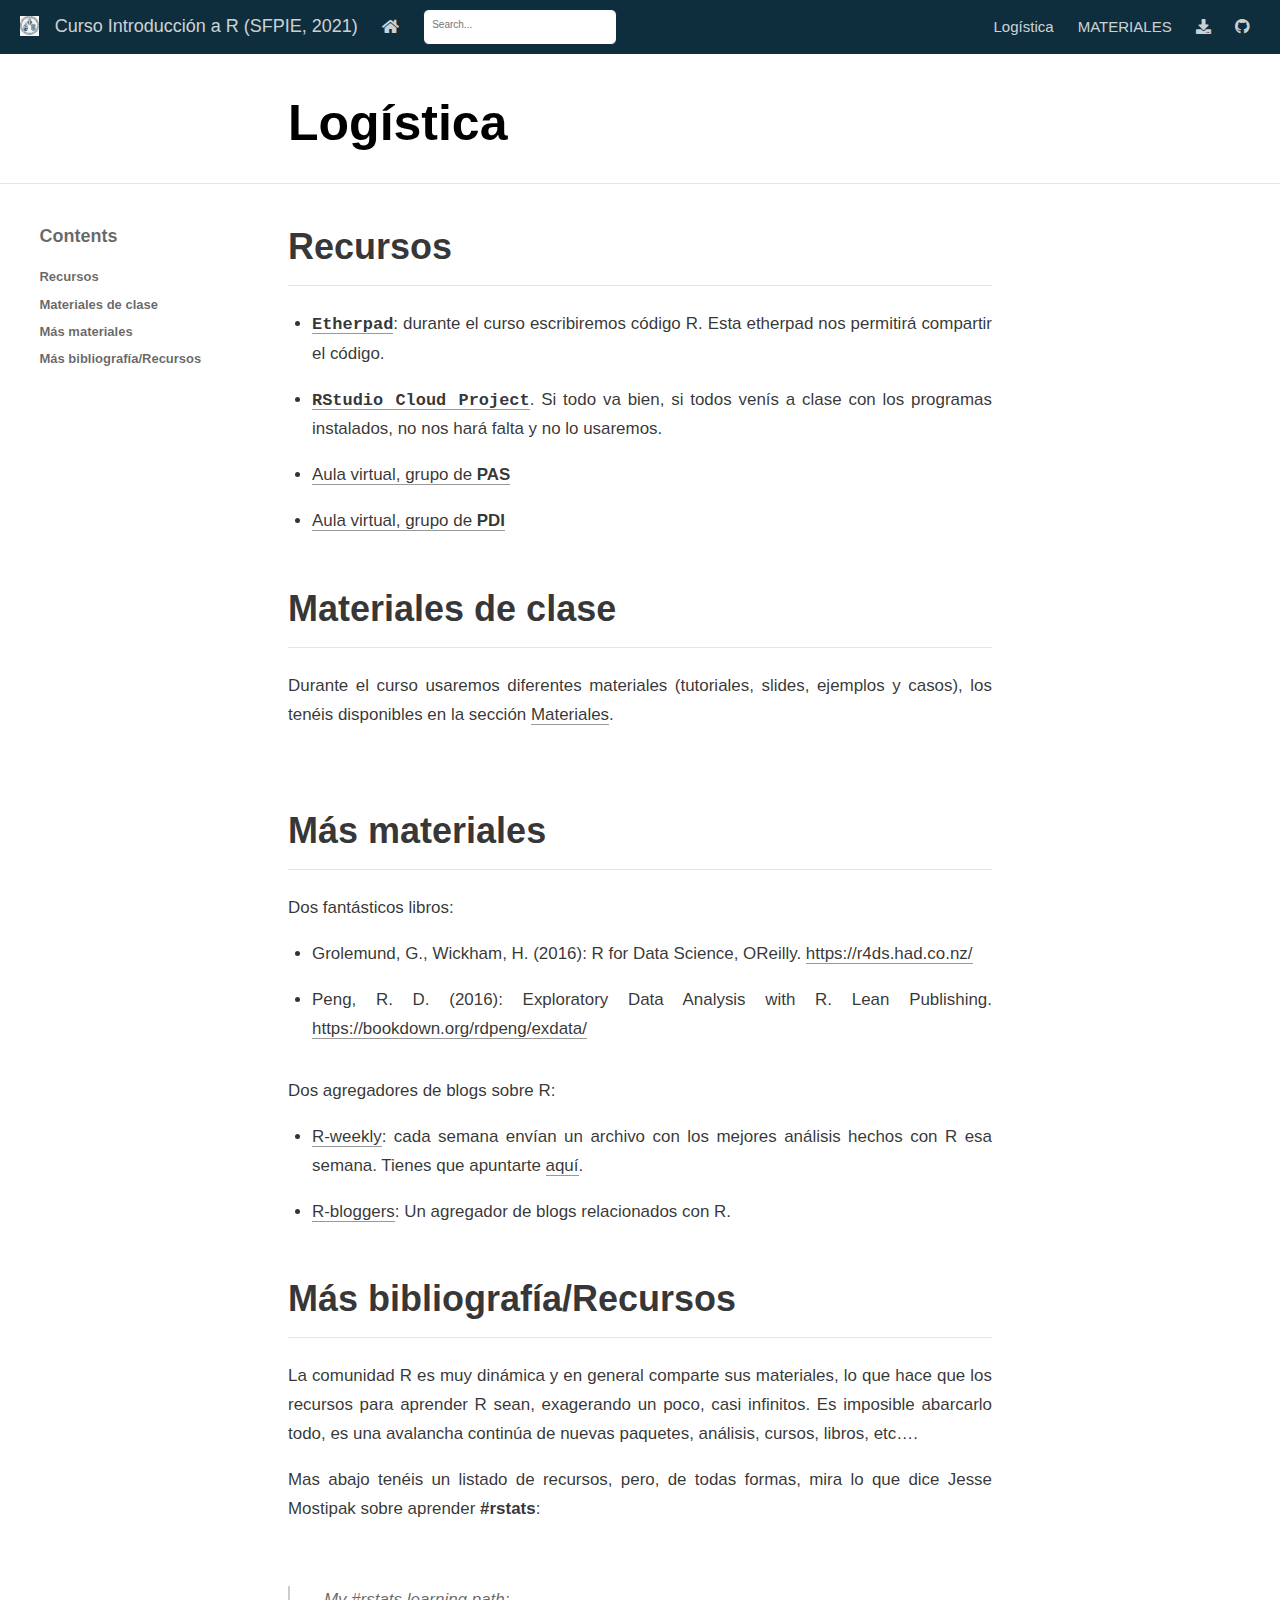
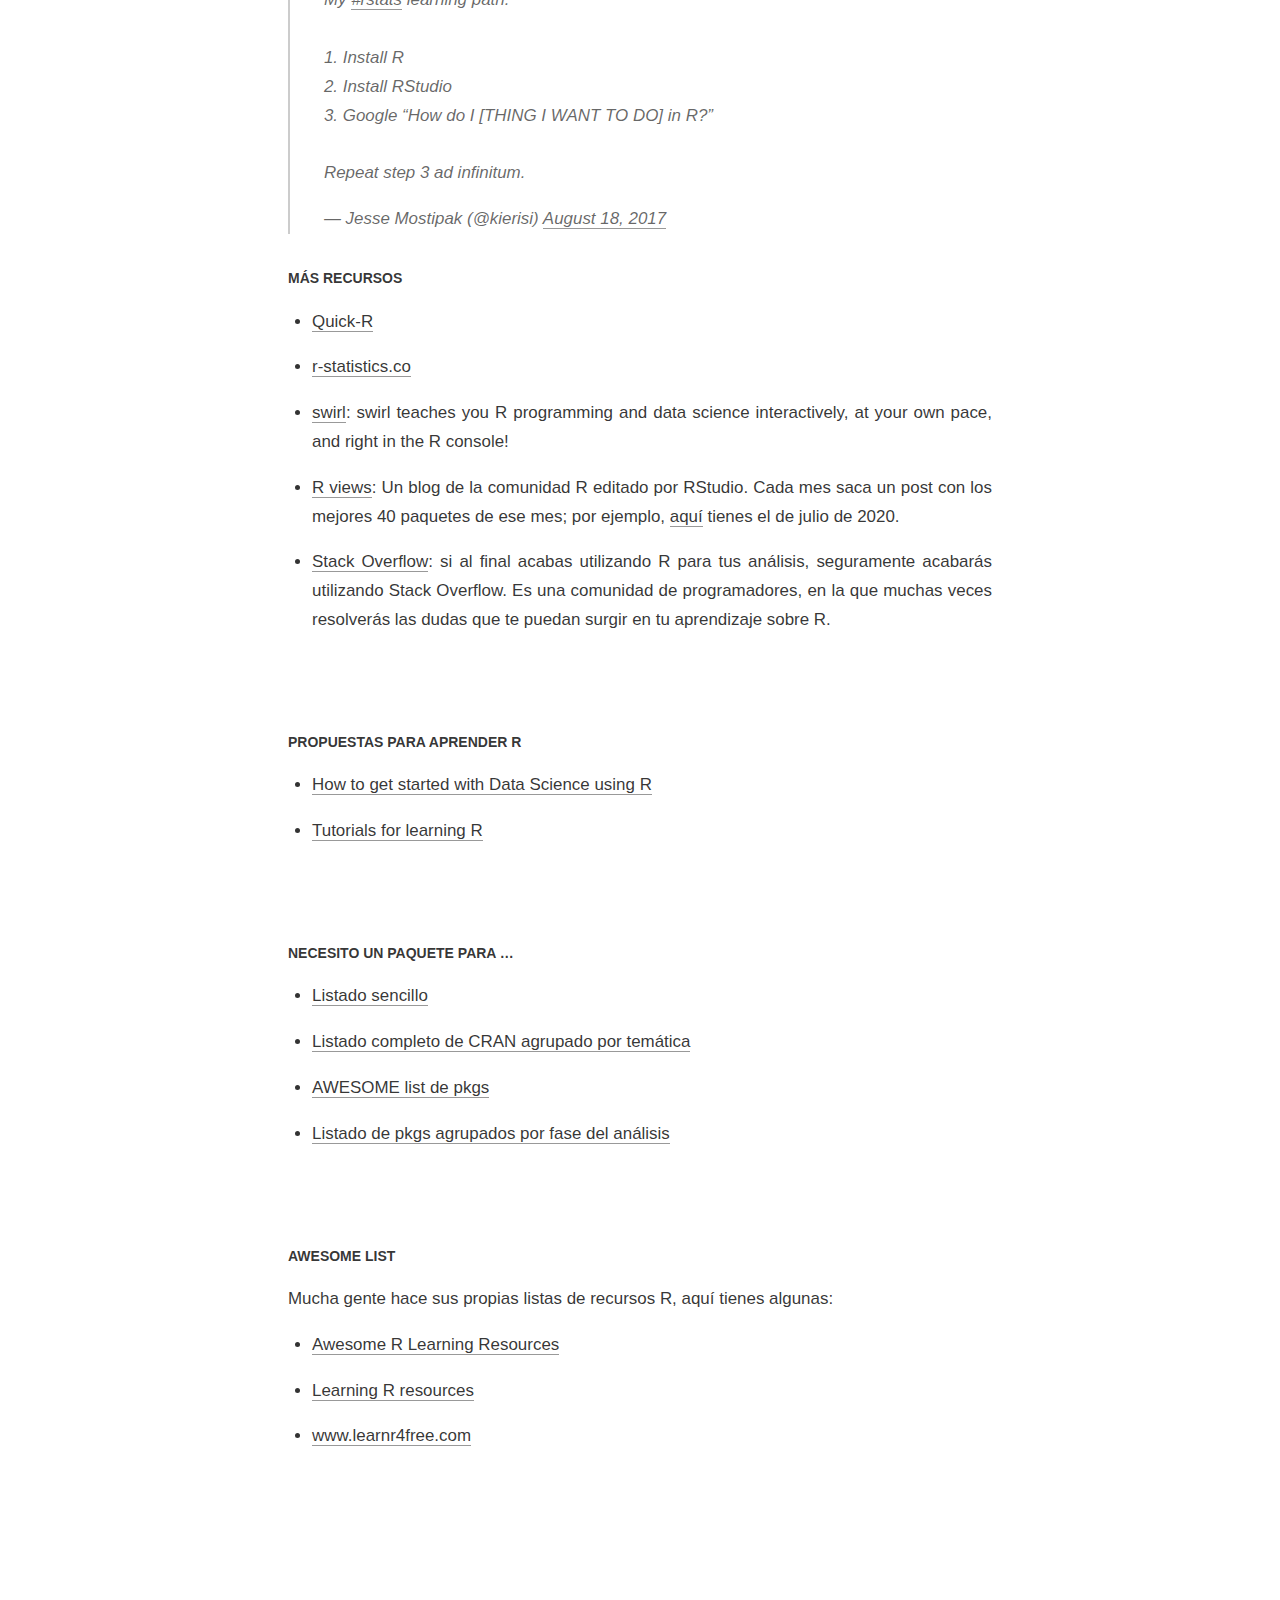
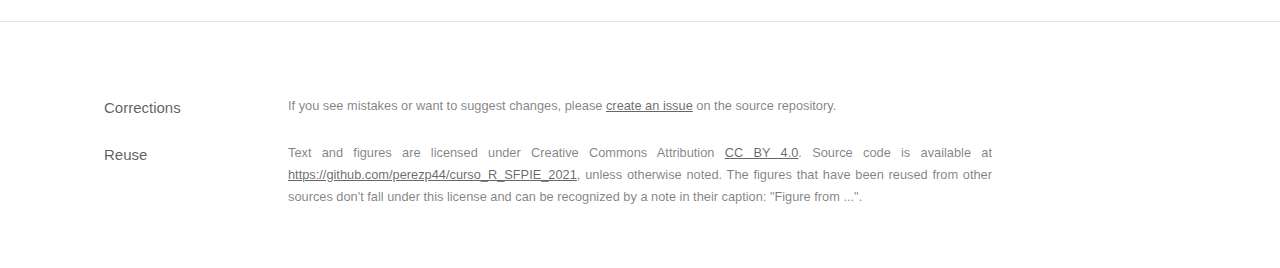
<file: docs/02-logistica.html>
<!DOCTYPE html>

<html xmlns="http://www.w3.org/1999/xhtml" lang="" xml:lang="">

<head>
  <meta charset="utf-8"/>
  <meta name="viewport" content="width=device-width, initial-scale=1"/>
  <meta http-equiv="X-UA-Compatible" content="IE=Edge,chrome=1"/>
  <meta name="generator" content="distill" />

  <style type="text/css">
  /* Hide doc at startup (prevent jankiness while JS renders/transforms) */
  body {
    visibility: hidden;
  }
  </style>

 <!--radix_placeholder_import_source-->
 <!--/radix_placeholder_import_source-->

<style type="text/css">code{white-space: pre;}</style>
<style type="text/css" data-origin="pandoc">
pre > code.sourceCode { white-space: pre; position: relative; }
pre > code.sourceCode > span { display: inline-block; line-height: 1.25; }
pre > code.sourceCode > span:empty { height: 1.2em; }
.sourceCode { overflow: visible; }
code.sourceCode > span { color: inherit; text-decoration: inherit; }
div.sourceCode { margin: 1em 0; }
pre.sourceCode { margin: 0; }
@media screen {
div.sourceCode { overflow: auto; }
}
@media print {
pre > code.sourceCode { white-space: pre-wrap; }
pre > code.sourceCode > span { text-indent: -5em; padding-left: 5em; }
}
pre.numberSource code
  { counter-reset: source-line 0; }
pre.numberSource code > span
  { position: relative; left: -4em; counter-increment: source-line; }
pre.numberSource code > span > a:first-child::before
  { content: counter(source-line);
    position: relative; left: -1em; text-align: right; vertical-align: baseline;
    border: none; display: inline-block;
    -webkit-touch-callout: none; -webkit-user-select: none;
    -khtml-user-select: none; -moz-user-select: none;
    -ms-user-select: none; user-select: none;
    padding: 0 4px; width: 4em;
    color: #aaaaaa;
  }
pre.numberSource { margin-left: 3em; border-left: 1px solid #aaaaaa;  padding-left: 4px; }
div.sourceCode
  {   }
@media screen {
pre > code.sourceCode > span > a:first-child::before { text-decoration: underline; }
}
code span.al { color: #ad0000; } /* Alert */
code span.an { color: #5e5e5e; } /* Annotation */
code span.at { } /* Attribute */
code span.bn { color: #ad0000; } /* BaseN */
code span.bu { } /* BuiltIn */
code span.cf { color: #007ba5; } /* ControlFlow */
code span.ch { color: #20794d; } /* Char */
code span.cn { color: #8f5902; } /* Constant */
code span.co { color: #5e5e5e; } /* Comment */
code span.cv { color: #5e5e5e; font-style: italic; } /* CommentVar */
code span.do { color: #5e5e5e; font-style: italic; } /* Documentation */
code span.dt { color: #ad0000; } /* DataType */
code span.dv { color: #ad0000; } /* DecVal */
code span.er { color: #ad0000; } /* Error */
code span.ex { } /* Extension */
code span.fl { color: #ad0000; } /* Float */
code span.fu { color: #4758ab; } /* Function */
code span.im { } /* Import */
code span.in { color: #5e5e5e; } /* Information */
code span.kw { color: #007ba5; } /* Keyword */
code span.op { color: #5e5e5e; } /* Operator */
code span.ot { color: #007ba5; } /* Other */
code span.pp { color: #ad0000; } /* Preprocessor */
code span.sc { color: #5e5e5e; } /* SpecialChar */
code span.ss { color: #20794d; } /* SpecialString */
code span.st { color: #20794d; } /* String */
code span.va { color: #111111; } /* Variable */
code span.vs { color: #20794d; } /* VerbatimString */
code span.wa { color: #5e5e5e; font-style: italic; } /* Warning */
</style>

  <!--radix_placeholder_meta_tags-->
  <title>Curso Introducción a R (SFPIE, 2021): Logística</title>


  <link rel="license" href="https://creativecommons.org/licenses/by/4.0/"/>
  <link rel="icon" type="image/vnd.microsoft.icon" href="imagenes/uv_favicon.ico"/>


  <!--  https://developers.facebook.com/docs/sharing/webmasters#markup -->
  <meta property="og:title" content="Curso Introducción a R (SFPIE, 2021): Logística"/>
  <meta property="og:type" content="article"/>
  <meta property="og:locale" content="en_US"/>
  <meta property="og:site_name" content="Curso Introducción a R (SFPIE, 2021)"/>

  <!--  https://dev.twitter.com/cards/types/summary -->
  <meta property="twitter:card" content="summary"/>
  <meta property="twitter:title" content="Curso Introducción a R (SFPIE, 2021): Logística"/>

  <!--/radix_placeholder_meta_tags-->
  <!--radix_placeholder_rmarkdown_metadata-->

  <script type="text/json" id="radix-rmarkdown-metadata">
  {"type":"list","attributes":{"names":{"type":"character","attributes":{},"value":["title","description"]}},"value":[{"type":"character","attributes":{},"value":["Logística"]},{"type":"NULL"}]}
  </script>
  <!--/radix_placeholder_rmarkdown_metadata-->
  <!--radix_placeholder_navigation_in_header-->
  <meta name="distill:offset" content=""/>

  <script type="application/javascript">

    window.headroom_prevent_pin = false;

    window.document.addEventListener("DOMContentLoaded", function (event) {

      // initialize headroom for banner
      var header = $('header').get(0);
      var headerHeight = header.offsetHeight;
      var headroom = new Headroom(header, {
        tolerance: 5,
        onPin : function() {
          if (window.headroom_prevent_pin) {
            window.headroom_prevent_pin = false;
            headroom.unpin();
          }
        }
      });
      headroom.init();
      if(window.location.hash)
        headroom.unpin();
      $(header).addClass('headroom--transition');

      // offset scroll location for banner on hash change
      // (see: https://github.com/WickyNilliams/headroom.js/issues/38)
      window.addEventListener("hashchange", function(event) {
        window.scrollTo(0, window.pageYOffset - (headerHeight + 25));
      });

      // responsive menu
      $('.distill-site-header').each(function(i, val) {
        var topnav = $(this);
        var toggle = topnav.find('.nav-toggle');
        toggle.on('click', function() {
          topnav.toggleClass('responsive');
        });
      });

      // nav dropdowns
      $('.nav-dropbtn').click(function(e) {
        $(this).next('.nav-dropdown-content').toggleClass('nav-dropdown-active');
        $(this).parent().siblings('.nav-dropdown')
           .children('.nav-dropdown-content').removeClass('nav-dropdown-active');
      });
      $("body").click(function(e){
        $('.nav-dropdown-content').removeClass('nav-dropdown-active');
      });
      $(".nav-dropdown").click(function(e){
        e.stopPropagation();
      });
    });
  </script>

  <style type="text/css">

  /* Theme (user-documented overrideables for nav appearance) */

  .distill-site-nav {
    color: rgba(255, 255, 255, 0.8);
    background-color: #0F2E3D;
    font-size: 15px;
    font-weight: 300;
  }

  .distill-site-nav a {
    color: inherit;
    text-decoration: none;
  }

  .distill-site-nav a:hover {
    color: white;
  }

  @media print {
    .distill-site-nav {
      display: none;
    }
  }

  .distill-site-header {

  }

  .distill-site-footer {

  }


  /* Site Header */

  .distill-site-header {
    width: 100%;
    box-sizing: border-box;
    z-index: 3;
  }

  .distill-site-header .nav-left {
    display: inline-block;
    margin-left: 8px;
  }

  @media screen and (max-width: 768px) {
    .distill-site-header .nav-left {
      margin-left: 0;
    }
  }


  .distill-site-header .nav-right {
    float: right;
    margin-right: 8px;
  }

  .distill-site-header a,
  .distill-site-header .title {
    display: inline-block;
    text-align: center;
    padding: 14px 10px 14px 10px;
  }

  .distill-site-header .title {
    font-size: 18px;
    min-width: 150px;
  }

  .distill-site-header .logo {
    padding: 0;
  }

  .distill-site-header .logo img {
    display: none;
    max-height: 20px;
    width: auto;
    margin-bottom: -4px;
  }

  .distill-site-header .nav-image img {
    max-height: 18px;
    width: auto;
    display: inline-block;
    margin-bottom: -3px;
  }



  @media screen and (min-width: 1000px) {
    .distill-site-header .logo img {
      display: inline-block;
    }
    .distill-site-header .nav-left {
      margin-left: 20px;
    }
    .distill-site-header .nav-right {
      margin-right: 20px;
    }
    .distill-site-header .title {
      padding-left: 12px;
    }
  }


  .distill-site-header .nav-toggle {
    display: none;
  }

  .nav-dropdown {
    display: inline-block;
    position: relative;
  }

  .nav-dropdown .nav-dropbtn {
    border: none;
    outline: none;
    color: rgba(255, 255, 255, 0.8);
    padding: 16px 10px;
    background-color: transparent;
    font-family: inherit;
    font-size: inherit;
    font-weight: inherit;
    margin: 0;
    margin-top: 1px;
    z-index: 2;
  }

  .nav-dropdown-content {
    display: none;
    position: absolute;
    background-color: white;
    min-width: 200px;
    border: 1px solid rgba(0,0,0,0.15);
    border-radius: 4px;
    box-shadow: 0px 8px 16px 0px rgba(0,0,0,0.1);
    z-index: 1;
    margin-top: 2px;
    white-space: nowrap;
    padding-top: 4px;
    padding-bottom: 4px;
  }

  .nav-dropdown-content hr {
    margin-top: 4px;
    margin-bottom: 4px;
    border: none;
    border-bottom: 1px solid rgba(0, 0, 0, 0.1);
  }

  .nav-dropdown-active {
    display: block;
  }

  .nav-dropdown-content a, .nav-dropdown-content .nav-dropdown-header {
    color: black;
    padding: 6px 24px;
    text-decoration: none;
    display: block;
    text-align: left;
  }

  .nav-dropdown-content .nav-dropdown-header {
    display: block;
    padding: 5px 24px;
    padding-bottom: 0;
    text-transform: uppercase;
    font-size: 14px;
    color: #999999;
    white-space: nowrap;
  }

  .nav-dropdown:hover .nav-dropbtn {
    color: white;
  }

  .nav-dropdown-content a:hover {
    background-color: #ddd;
    color: black;
  }

  .nav-right .nav-dropdown-content {
    margin-left: -45%;
    right: 0;
  }

  @media screen and (max-width: 768px) {
    .distill-site-header a, .distill-site-header .nav-dropdown  {display: none;}
    .distill-site-header a.nav-toggle {
      float: right;
      display: block;
    }
    .distill-site-header .title {
      margin-left: 0;
    }
    .distill-site-header .nav-right {
      margin-right: 0;
    }
    .distill-site-header {
      overflow: hidden;
    }
    .nav-right .nav-dropdown-content {
      margin-left: 0;
    }
  }


  @media screen and (max-width: 768px) {
    .distill-site-header.responsive {position: relative; min-height: 500px; }
    .distill-site-header.responsive a.nav-toggle {
      position: absolute;
      right: 0;
      top: 0;
    }
    .distill-site-header.responsive a,
    .distill-site-header.responsive .nav-dropdown {
      display: block;
      text-align: left;
    }
    .distill-site-header.responsive .nav-left,
    .distill-site-header.responsive .nav-right {
      width: 100%;
    }
    .distill-site-header.responsive .nav-dropdown {float: none;}
    .distill-site-header.responsive .nav-dropdown-content {position: relative;}
    .distill-site-header.responsive .nav-dropdown .nav-dropbtn {
      display: block;
      width: 100%;
      text-align: left;
    }
  }

  /* Site Footer */

  .distill-site-footer {
    width: 100%;
    overflow: hidden;
    box-sizing: border-box;
    z-index: 3;
    margin-top: 30px;
    padding-top: 30px;
    padding-bottom: 30px;
    text-align: center;
  }

  /* Headroom */

  d-title {
    padding-top: 6rem;
  }

  @media print {
    d-title {
      padding-top: 4rem;
    }
  }

  .headroom {
    z-index: 1000;
    position: fixed;
    top: 0;
    left: 0;
    right: 0;
  }

  .headroom--transition {
    transition: all .4s ease-in-out;
  }

  .headroom--unpinned {
    top: -100px;
  }

  .headroom--pinned {
    top: 0;
  }

  /* adjust viewport for navbar height */
  /* helps vertically center bootstrap (non-distill) content */
  .min-vh-100 {
    min-height: calc(100vh - 100px) !important;
  }

  </style>

  <script src="site_libs/jquery-1.11.3/jquery.min.js"></script>
  <link href="site_libs/font-awesome-5.1.0/css/all.css" rel="stylesheet"/>
  <link href="site_libs/font-awesome-5.1.0/css/v4-shims.css" rel="stylesheet"/>
  <script src="site_libs/headroom-0.9.4/headroom.min.js"></script>
  <script src="site_libs/autocomplete-0.37.1/autocomplete.min.js"></script>
  <script src="site_libs/fuse-6.4.1/fuse.min.js"></script>

  <script type="application/javascript">

  function getMeta(metaName) {
    var metas = document.getElementsByTagName('meta');
    for (let i = 0; i < metas.length; i++) {
      if (metas[i].getAttribute('name') === metaName) {
        return metas[i].getAttribute('content');
      }
    }
    return '';
  }

  function offsetURL(url) {
    var offset = getMeta('distill:offset');
    return offset ? offset + '/' + url : url;
  }

  function createFuseIndex() {

    // create fuse index
    var options = {
      keys: [
        { name: 'title', weight: 20 },
        { name: 'categories', weight: 15 },
        { name: 'description', weight: 10 },
        { name: 'contents', weight: 5 },
      ],
      ignoreLocation: true,
      threshold: 0
    };
    var fuse = new window.Fuse([], options);

    // fetch the main search.json
    return fetch(offsetURL('search.json'))
      .then(function(response) {
        if (response.status == 200) {
          return response.json().then(function(json) {
            // index main articles
            json.articles.forEach(function(article) {
              fuse.add(article);
            });
            // download collections and index their articles
            return Promise.all(json.collections.map(function(collection) {
              return fetch(offsetURL(collection)).then(function(response) {
                if (response.status === 200) {
                  return response.json().then(function(articles) {
                    articles.forEach(function(article) {
                      fuse.add(article);
                    });
                  })
                } else {
                  return Promise.reject(
                    new Error('Unexpected status from search index request: ' +
                              response.status)
                  );
                }
              });
            })).then(function() {
              return fuse;
            });
          });

        } else {
          return Promise.reject(
            new Error('Unexpected status from search index request: ' +
                        response.status)
          );
        }
      });
  }

  window.document.addEventListener("DOMContentLoaded", function (event) {

    // get search element (bail if we don't have one)
    var searchEl = window.document.getElementById('distill-search');
    if (!searchEl)
      return;

    createFuseIndex()
      .then(function(fuse) {

        // make search box visible
        searchEl.classList.remove('hidden');

        // initialize autocomplete
        var options = {
          autoselect: true,
          hint: false,
          minLength: 2,
        };
        window.autocomplete(searchEl, options, [{
          source: function(query, callback) {
            const searchOptions = {
              isCaseSensitive: false,
              shouldSort: true,
              minMatchCharLength: 2,
              limit: 10,
            };
            var results = fuse.search(query, searchOptions);
            callback(results
              .map(function(result) { return result.item; })
            );
          },
          templates: {
            suggestion: function(suggestion) {
              var img = suggestion.preview && Object.keys(suggestion.preview).length > 0
                ? `<img src="${offsetURL(suggestion.preview)}"</img>`
                : '';
              var html = `
                <div class="search-item">
                  <h3>${suggestion.title}</h3>
                  <div class="search-item-description">
                    ${suggestion.description || ''}
                  </div>
                  <div class="search-item-preview">
                    ${img}
                  </div>
                </div>
              `;
              return html;
            }
          }
        }]).on('autocomplete:selected', function(event, suggestion) {
          window.location.href = offsetURL(suggestion.path);
        });
        // remove inline display style on autocompleter (we want to
        // manage responsive display via css)
        $('.algolia-autocomplete').css("display", "");
      })
      .catch(function(error) {
        console.log(error);
      });

  });

  </script>

  <style type="text/css">

  .nav-search {
    font-size: x-small;
  }

  /* Algolioa Autocomplete */

  .algolia-autocomplete {
    display: inline-block;
    margin-left: 10px;
    vertical-align: sub;
    background-color: white;
    color: black;
    padding: 6px;
    padding-top: 8px;
    padding-bottom: 0;
    border-radius: 6px;
    border: 1px #0F2E3D solid;
    width: 180px;
  }


  @media screen and (max-width: 768px) {
    .distill-site-nav .algolia-autocomplete {
      display: none;
      visibility: hidden;
    }
    .distill-site-nav.responsive .algolia-autocomplete {
      display: inline-block;
      visibility: visible;
    }
    .distill-site-nav.responsive .algolia-autocomplete .aa-dropdown-menu {
      margin-left: 0;
      width: 400px;
      max-height: 400px;
    }
  }

  .algolia-autocomplete .aa-input, .algolia-autocomplete .aa-hint {
    width: 90%;
    outline: none;
    border: none;
  }

  .algolia-autocomplete .aa-hint {
    color: #999;
  }
  .algolia-autocomplete .aa-dropdown-menu {
    width: 550px;
    max-height: 70vh;
    overflow-x: visible;
    overflow-y: scroll;
    padding: 5px;
    margin-top: 3px;
    margin-left: -150px;
    background-color: #fff;
    border-radius: 5px;
    border: 1px solid #999;
    border-top: none;
  }

  .algolia-autocomplete .aa-dropdown-menu .aa-suggestion {
    cursor: pointer;
    padding: 5px 4px;
    border-bottom: 1px solid #eee;
  }

  .algolia-autocomplete .aa-dropdown-menu .aa-suggestion:last-of-type {
    border-bottom: none;
    margin-bottom: 2px;
  }

  .algolia-autocomplete .aa-dropdown-menu .aa-suggestion .search-item {
    overflow: hidden;
    font-size: 0.8em;
    line-height: 1.4em;
  }

  .algolia-autocomplete .aa-dropdown-menu .aa-suggestion .search-item h3 {
    font-size: 1rem;
    margin-block-start: 0;
    margin-block-end: 5px;
  }

  .algolia-autocomplete .aa-dropdown-menu .aa-suggestion .search-item-description {
    display: inline-block;
    overflow: hidden;
    height: 2.8em;
    width: 80%;
    margin-right: 4%;
  }

  .algolia-autocomplete .aa-dropdown-menu .aa-suggestion .search-item-preview {
    display: inline-block;
    width: 15%;
  }

  .algolia-autocomplete .aa-dropdown-menu .aa-suggestion .search-item-preview img {
    height: 3em;
    width: auto;
    display: none;
  }

  .algolia-autocomplete .aa-dropdown-menu .aa-suggestion .search-item-preview img[src] {
    display: initial;
  }

  .algolia-autocomplete .aa-dropdown-menu .aa-suggestion.aa-cursor {
    background-color: #eee;
  }
  .algolia-autocomplete .aa-dropdown-menu .aa-suggestion em {
    font-weight: bold;
    font-style: normal;
  }

  </style>


  <!--/radix_placeholder_navigation_in_header-->
  <!--radix_placeholder_distill-->

  <style type="text/css">

  body {
    background-color: white;
  }

  .pandoc-table {
    width: 100%;
  }

  .pandoc-table>caption {
    margin-bottom: 10px;
  }

  .pandoc-table th:not([align]) {
    text-align: left;
  }

  .pagedtable-footer {
    font-size: 15px;
  }

  d-byline .byline {
    grid-template-columns: 2fr 2fr;
  }

  d-byline .byline h3 {
    margin-block-start: 1.5em;
  }

  d-byline .byline .authors-affiliations h3 {
    margin-block-start: 0.5em;
  }

  .authors-affiliations .orcid-id {
    width: 16px;
    height:16px;
    margin-left: 4px;
    margin-right: 4px;
    vertical-align: middle;
    padding-bottom: 2px;
  }

  d-title .dt-tags {
    margin-top: 1em;
    grid-column: text;
  }

  .dt-tags .dt-tag {
    text-decoration: none;
    display: inline-block;
    color: rgba(0,0,0,0.6);
    padding: 0em 0.4em;
    margin-right: 0.5em;
    margin-bottom: 0.4em;
    font-size: 70%;
    border: 1px solid rgba(0,0,0,0.2);
    border-radius: 3px;
    text-transform: uppercase;
    font-weight: 500;
  }

  d-article table.gt_table td,
  d-article table.gt_table th {
    border-bottom: none;
  }

  .html-widget {
    margin-bottom: 2.0em;
  }

  .l-screen-inset {
    padding-right: 16px;
  }

  .l-screen .caption {
    margin-left: 10px;
  }

  .shaded {
    background: rgb(247, 247, 247);
    padding-top: 20px;
    padding-bottom: 20px;
    border-top: 1px solid rgba(0, 0, 0, 0.1);
    border-bottom: 1px solid rgba(0, 0, 0, 0.1);
  }

  .shaded .html-widget {
    margin-bottom: 0;
    border: 1px solid rgba(0, 0, 0, 0.1);
  }

  .shaded .shaded-content {
    background: white;
  }

  .text-output {
    margin-top: 0;
    line-height: 1.5em;
  }

  .hidden {
    display: none !important;
  }

  d-article {
    padding-top: 2.5rem;
    padding-bottom: 30px;
  }

  d-appendix {
    padding-top: 30px;
  }

  d-article>p>img {
    width: 100%;
  }

  d-article h2 {
    margin: 1rem 0 1.5rem 0;
  }

  d-article h3 {
    margin-top: 1.5rem;
  }

  d-article iframe {
    border: 1px solid rgba(0, 0, 0, 0.1);
    margin-bottom: 2.0em;
    width: 100%;
  }

  /* Tweak code blocks */

  d-article div.sourceCode code,
  d-article pre code {
    font-family: Consolas, Monaco, 'Andale Mono', 'Ubuntu Mono', monospace;
  }

  d-article pre,
  d-article div.sourceCode,
  d-article div.sourceCode pre {
    overflow: auto;
  }

  d-article div.sourceCode {
    background-color: white;
  }

  d-article div.sourceCode pre {
    padding-left: 10px;
    font-size: 12px;
    border-left: 2px solid rgba(0,0,0,0.1);
  }

  d-article pre {
    font-size: 12px;
    color: black;
    background: none;
    margin-top: 0;
    text-align: left;
    white-space: pre;
    word-spacing: normal;
    word-break: normal;
    word-wrap: normal;
    line-height: 1.5;

    -moz-tab-size: 4;
    -o-tab-size: 4;
    tab-size: 4;

    -webkit-hyphens: none;
    -moz-hyphens: none;
    -ms-hyphens: none;
    hyphens: none;
  }

  d-article pre a {
    border-bottom: none;
  }

  d-article pre a:hover {
    border-bottom: none;
    text-decoration: underline;
  }

  d-article details {
    grid-column: text;
    margin-bottom: 0.8em;
  }

  @media(min-width: 768px) {

  d-article pre,
  d-article div.sourceCode,
  d-article div.sourceCode pre {
    overflow: visible !important;
  }

  d-article div.sourceCode pre {
    padding-left: 18px;
    font-size: 14px;
  }

  d-article pre {
    font-size: 14px;
  }

  }

  figure img.external {
    background: white;
    border: 1px solid rgba(0, 0, 0, 0.1);
    box-shadow: 0 1px 8px rgba(0, 0, 0, 0.1);
    padding: 18px;
    box-sizing: border-box;
  }

  /* CSS for d-contents */

  .d-contents {
    grid-column: text;
    color: rgba(0,0,0,0.8);
    font-size: 0.9em;
    padding-bottom: 1em;
    margin-bottom: 1em;
    padding-bottom: 0.5em;
    margin-bottom: 1em;
    padding-left: 0.25em;
    justify-self: start;
  }

  @media(min-width: 1000px) {
    .d-contents.d-contents-float {
      height: 0;
      grid-column-start: 1;
      grid-column-end: 4;
      justify-self: center;
      padding-right: 3em;
      padding-left: 2em;
    }
  }

  .d-contents nav h3 {
    font-size: 18px;
    margin-top: 0;
    margin-bottom: 1em;
  }

  .d-contents li {
    list-style-type: none
  }

  .d-contents nav > ul {
    padding-left: 0;
  }

  .d-contents ul {
    padding-left: 1em
  }

  .d-contents nav ul li {
    margin-top: 0.6em;
    margin-bottom: 0.2em;
  }

  .d-contents nav a {
    font-size: 13px;
    border-bottom: none;
    text-decoration: none
    color: rgba(0, 0, 0, 0.8);
  }

  .d-contents nav a:hover {
    text-decoration: underline solid rgba(0, 0, 0, 0.6)
  }

  .d-contents nav > ul > li > a {
    font-weight: 600;
  }

  .d-contents nav > ul > li > ul {
    font-weight: inherit;
  }

  .d-contents nav > ul > li > ul > li {
    margin-top: 0.2em;
  }


  .d-contents nav ul {
    margin-top: 0;
    margin-bottom: 0.25em;
  }

  .d-article-with-toc h2:nth-child(2) {
    margin-top: 0;
  }


  /* Figure */

  .figure {
    position: relative;
    margin-bottom: 2.5em;
    margin-top: 1.5em;
  }

  .figure img {
    width: 100%;
  }

  .figure .caption {
    color: rgba(0, 0, 0, 0.6);
    font-size: 12px;
    line-height: 1.5em;
  }

  .figure img.external {
    background: white;
    border: 1px solid rgba(0, 0, 0, 0.1);
    box-shadow: 0 1px 8px rgba(0, 0, 0, 0.1);
    padding: 18px;
    box-sizing: border-box;
  }

  .figure .caption a {
    color: rgba(0, 0, 0, 0.6);
  }

  .figure .caption b,
  .figure .caption strong, {
    font-weight: 600;
    color: rgba(0, 0, 0, 1.0);
  }

  /* Citations */

  d-article .citation {
    color: inherit;
    cursor: inherit;
  }

  div.hanging-indent{
    margin-left: 1em; text-indent: -1em;
  }

  /* Citation hover box */

  .tippy-box[data-theme~=light-border] {
    background-color: rgba(250, 250, 250, 0.95);
  }

  .tippy-content > p {
    margin-bottom: 0;
    padding: 2px;
  }


  /* Tweak 1000px media break to show more text */

  @media(min-width: 1000px) {
    .base-grid,
    distill-header,
    d-title,
    d-abstract,
    d-article,
    d-appendix,
    distill-appendix,
    d-byline,
    d-footnote-list,
    d-citation-list,
    distill-footer {
      grid-template-columns: [screen-start] 1fr [page-start kicker-start] 80px [middle-start] 50px [text-start kicker-end] 65px 65px 65px 65px 65px 65px 65px 65px [text-end gutter-start] 65px [middle-end] 65px [page-end gutter-end] 1fr [screen-end];
      grid-column-gap: 16px;
    }

    .grid {
      grid-column-gap: 16px;
    }

    d-article {
      font-size: 1.06rem;
      line-height: 1.7em;
    }
    figure .caption, .figure .caption, figure figcaption {
      font-size: 13px;
    }
  }

  @media(min-width: 1180px) {
    .base-grid,
    distill-header,
    d-title,
    d-abstract,
    d-article,
    d-appendix,
    distill-appendix,
    d-byline,
    d-footnote-list,
    d-citation-list,
    distill-footer {
      grid-template-columns: [screen-start] 1fr [page-start kicker-start] 60px [middle-start] 60px [text-start kicker-end] 60px 60px 60px 60px 60px 60px 60px 60px [text-end gutter-start] 60px [middle-end] 60px [page-end gutter-end] 1fr [screen-end];
      grid-column-gap: 32px;
    }

    .grid {
      grid-column-gap: 32px;
    }
  }


  /* Get the citation styles for the appendix (not auto-injected on render since
     we do our own rendering of the citation appendix) */

  d-appendix .citation-appendix,
  .d-appendix .citation-appendix {
    font-size: 11px;
    line-height: 15px;
    border-left: 1px solid rgba(0, 0, 0, 0.1);
    padding-left: 18px;
    border: 1px solid rgba(0,0,0,0.1);
    background: rgba(0, 0, 0, 0.02);
    padding: 10px 18px;
    border-radius: 3px;
    color: rgba(150, 150, 150, 1);
    overflow: hidden;
    margin-top: -12px;
    white-space: pre-wrap;
    word-wrap: break-word;
  }

  /* Include appendix styles here so they can be overridden */

  d-appendix {
    contain: layout style;
    font-size: 0.8em;
    line-height: 1.7em;
    margin-top: 60px;
    margin-bottom: 0;
    border-top: 1px solid rgba(0, 0, 0, 0.1);
    color: rgba(0,0,0,0.5);
    padding-top: 60px;
    padding-bottom: 48px;
  }

  d-appendix h3 {
    grid-column: page-start / text-start;
    font-size: 15px;
    font-weight: 500;
    margin-top: 1em;
    margin-bottom: 0;
    color: rgba(0,0,0,0.65);
  }

  d-appendix h3 + * {
    margin-top: 1em;
  }

  d-appendix ol {
    padding: 0 0 0 15px;
  }

  @media (min-width: 768px) {
    d-appendix ol {
      padding: 0 0 0 30px;
      margin-left: -30px;
    }
  }

  d-appendix li {
    margin-bottom: 1em;
  }

  d-appendix a {
    color: rgba(0, 0, 0, 0.6);
  }

  d-appendix > * {
    grid-column: text;
  }

  d-appendix > d-footnote-list,
  d-appendix > d-citation-list,
  d-appendix > distill-appendix {
    grid-column: screen;
  }

  /* Include footnote styles here so they can be overridden */

  d-footnote-list {
    contain: layout style;
  }

  d-footnote-list > * {
    grid-column: text;
  }

  d-footnote-list a.footnote-backlink {
    color: rgba(0,0,0,0.3);
    padding-left: 0.5em;
  }



  /* Anchor.js */

  .anchorjs-link {
    /*transition: all .25s linear; */
    text-decoration: none;
    border-bottom: none;
  }
  *:hover > .anchorjs-link {
    margin-left: -1.125em !important;
    text-decoration: none;
    border-bottom: none;
  }

  /* Social footer */

  .social_footer {
    margin-top: 30px;
    margin-bottom: 0;
    color: rgba(0,0,0,0.67);
  }

  .disqus-comments {
    margin-right: 30px;
  }

  .disqus-comment-count {
    border-bottom: 1px solid rgba(0, 0, 0, 0.4);
    cursor: pointer;
  }

  #disqus_thread {
    margin-top: 30px;
  }

  .article-sharing a {
    border-bottom: none;
    margin-right: 8px;
  }

  .article-sharing a:hover {
    border-bottom: none;
  }

  .sidebar-section.subscribe {
    font-size: 12px;
    line-height: 1.6em;
  }

  .subscribe p {
    margin-bottom: 0.5em;
  }


  .article-footer .subscribe {
    font-size: 15px;
    margin-top: 45px;
  }


  .sidebar-section.custom {
    font-size: 12px;
    line-height: 1.6em;
  }

  .custom p {
    margin-bottom: 0.5em;
  }

  /* Styles for listing layout (hide title) */
  .layout-listing d-title, .layout-listing .d-title {
    display: none;
  }

  /* Styles for posts lists (not auto-injected) */


  .posts-with-sidebar {
    padding-left: 45px;
    padding-right: 45px;
  }

  .posts-list .description h2,
  .posts-list .description p {
    font-family: -apple-system, BlinkMacSystemFont, "Segoe UI", Roboto, Oxygen, Ubuntu, Cantarell, "Fira Sans", "Droid Sans", "Helvetica Neue", Arial, sans-serif;
  }

  .posts-list .description h2 {
    font-weight: 700;
    border-bottom: none;
    padding-bottom: 0;
  }

  .posts-list h2.post-tag {
    border-bottom: 1px solid rgba(0, 0, 0, 0.2);
    padding-bottom: 12px;
  }
  .posts-list {
    margin-top: 60px;
    margin-bottom: 24px;
  }

  .posts-list .post-preview {
    text-decoration: none;
    overflow: hidden;
    display: block;
    border-bottom: 1px solid rgba(0, 0, 0, 0.1);
    padding: 24px 0;
  }

  .post-preview-last {
    border-bottom: none !important;
  }

  .posts-list .posts-list-caption {
    grid-column: screen;
    font-weight: 400;
  }

  .posts-list .post-preview h2 {
    margin: 0 0 6px 0;
    line-height: 1.2em;
    font-style: normal;
    font-size: 24px;
  }

  .posts-list .post-preview p {
    margin: 0 0 12px 0;
    line-height: 1.4em;
    font-size: 16px;
  }

  .posts-list .post-preview .thumbnail {
    box-sizing: border-box;
    margin-bottom: 24px;
    position: relative;
    max-width: 500px;
  }
  .posts-list .post-preview img {
    width: 100%;
    display: block;
  }

  .posts-list .metadata {
    font-size: 12px;
    line-height: 1.4em;
    margin-bottom: 18px;
  }

  .posts-list .metadata > * {
    display: inline-block;
  }

  .posts-list .metadata .publishedDate {
    margin-right: 2em;
  }

  .posts-list .metadata .dt-authors {
    display: block;
    margin-top: 0.3em;
    margin-right: 2em;
  }

  .posts-list .dt-tags {
    display: block;
    line-height: 1em;
  }

  .posts-list .dt-tags .dt-tag {
    display: inline-block;
    color: rgba(0,0,0,0.6);
    padding: 0.3em 0.4em;
    margin-right: 0.2em;
    margin-bottom: 0.4em;
    font-size: 60%;
    border: 1px solid rgba(0,0,0,0.2);
    border-radius: 3px;
    text-transform: uppercase;
    font-weight: 500;
  }

  .posts-list img {
    opacity: 1;
  }

  .posts-list img[data-src] {
    opacity: 0;
  }

  .posts-more {
    clear: both;
  }


  .posts-sidebar {
    font-size: 16px;
  }

  .posts-sidebar h3 {
    font-size: 16px;
    margin-top: 0;
    margin-bottom: 0.5em;
    font-weight: 400;
    text-transform: uppercase;
  }

  .sidebar-section {
    margin-bottom: 30px;
  }

  .categories ul {
    list-style-type: none;
    margin: 0;
    padding: 0;
  }

  .categories li {
    color: rgba(0, 0, 0, 0.8);
    margin-bottom: 0;
  }

  .categories li>a {
    border-bottom: none;
  }

  .categories li>a:hover {
    border-bottom: 1px solid rgba(0, 0, 0, 0.4);
  }

  .categories .active {
    font-weight: 600;
  }

  .categories .category-count {
    color: rgba(0, 0, 0, 0.4);
  }


  @media(min-width: 768px) {
    .posts-list .post-preview h2 {
      font-size: 26px;
    }
    .posts-list .post-preview .thumbnail {
      float: right;
      width: 30%;
      margin-bottom: 0;
    }
    .posts-list .post-preview .description {
      float: left;
      width: 45%;
    }
    .posts-list .post-preview .metadata {
      float: left;
      width: 20%;
      margin-top: 8px;
    }
    .posts-list .post-preview p {
      margin: 0 0 12px 0;
      line-height: 1.5em;
      font-size: 16px;
    }
    .posts-with-sidebar .posts-list {
      float: left;
      width: 75%;
    }
    .posts-with-sidebar .posts-sidebar {
      float: right;
      width: 20%;
      margin-top: 60px;
      padding-top: 24px;
      padding-bottom: 24px;
    }
  }


  /* Improve display for browsers without grid (IE/Edge <= 15) */

  .downlevel {
    line-height: 1.6em;
    font-family: -apple-system, BlinkMacSystemFont, "Segoe UI", Roboto, Oxygen, Ubuntu, Cantarell, "Fira Sans", "Droid Sans", "Helvetica Neue", Arial, sans-serif;
    margin: 0;
  }

  .downlevel .d-title {
    padding-top: 6rem;
    padding-bottom: 1.5rem;
  }

  .downlevel .d-title h1 {
    font-size: 50px;
    font-weight: 700;
    line-height: 1.1em;
    margin: 0 0 0.5rem;
  }

  .downlevel .d-title p {
    font-weight: 300;
    font-size: 1.2rem;
    line-height: 1.55em;
    margin-top: 0;
  }

  .downlevel .d-byline {
    padding-top: 0.8em;
    padding-bottom: 0.8em;
    font-size: 0.8rem;
    line-height: 1.8em;
  }

  .downlevel .section-separator {
    border: none;
    border-top: 1px solid rgba(0, 0, 0, 0.1);
  }

  .downlevel .d-article {
    font-size: 1.06rem;
    line-height: 1.7em;
    padding-top: 1rem;
    padding-bottom: 2rem;
  }


  .downlevel .d-appendix {
    padding-left: 0;
    padding-right: 0;
    max-width: none;
    font-size: 0.8em;
    line-height: 1.7em;
    margin-bottom: 0;
    color: rgba(0,0,0,0.5);
    padding-top: 40px;
    padding-bottom: 48px;
  }

  .downlevel .footnotes ol {
    padding-left: 13px;
  }

  .downlevel .base-grid,
  .downlevel .distill-header,
  .downlevel .d-title,
  .downlevel .d-abstract,
  .downlevel .d-article,
  .downlevel .d-appendix,
  .downlevel .distill-appendix,
  .downlevel .d-byline,
  .downlevel .d-footnote-list,
  .downlevel .d-citation-list,
  .downlevel .distill-footer,
  .downlevel .appendix-bottom,
  .downlevel .posts-container {
    padding-left: 40px;
    padding-right: 40px;
  }

  @media(min-width: 768px) {
    .downlevel .base-grid,
    .downlevel .distill-header,
    .downlevel .d-title,
    .downlevel .d-abstract,
    .downlevel .d-article,
    .downlevel .d-appendix,
    .downlevel .distill-appendix,
    .downlevel .d-byline,
    .downlevel .d-footnote-list,
    .downlevel .d-citation-list,
    .downlevel .distill-footer,
    .downlevel .appendix-bottom,
    .downlevel .posts-container {
    padding-left: 150px;
    padding-right: 150px;
    max-width: 900px;
  }
  }

  .downlevel pre code {
    display: block;
    border-left: 2px solid rgba(0, 0, 0, .1);
    padding: 0 0 0 20px;
    font-size: 14px;
  }

  .downlevel code, .downlevel pre {
    color: black;
    background: none;
    font-family: Consolas, Monaco, 'Andale Mono', 'Ubuntu Mono', monospace;
    text-align: left;
    white-space: pre;
    word-spacing: normal;
    word-break: normal;
    word-wrap: normal;
    line-height: 1.5;

    -moz-tab-size: 4;
    -o-tab-size: 4;
    tab-size: 4;

    -webkit-hyphens: none;
    -moz-hyphens: none;
    -ms-hyphens: none;
    hyphens: none;
  }

  .downlevel .posts-list .post-preview {
    color: inherit;
  }



  </style>

  <script type="application/javascript">

  function is_downlevel_browser() {
    if (bowser.isUnsupportedBrowser({ msie: "12", msedge: "16"},
                                   window.navigator.userAgent)) {
      return true;
    } else {
      return window.load_distill_framework === undefined;
    }
  }

  // show body when load is complete
  function on_load_complete() {

    // add anchors
    if (window.anchors) {
      window.anchors.options.placement = 'left';
      window.anchors.add('d-article > h2, d-article > h3, d-article > h4, d-article > h5');
    }


    // set body to visible
    document.body.style.visibility = 'visible';

    // force redraw for leaflet widgets
    if (window.HTMLWidgets) {
      var maps = window.HTMLWidgets.findAll(".leaflet");
      $.each(maps, function(i, el) {
        var map = this.getMap();
        map.invalidateSize();
        map.eachLayer(function(layer) {
          if (layer instanceof L.TileLayer)
            layer.redraw();
        });
      });
    }

    // trigger 'shown' so htmlwidgets resize
    $('d-article').trigger('shown');
  }

  function init_distill() {

    init_common();

    // create front matter
    var front_matter = $('<d-front-matter></d-front-matter>');
    $('#distill-front-matter').wrap(front_matter);

    // create d-title
    $('.d-title').changeElementType('d-title');

    // create d-byline
    var byline = $('<d-byline></d-byline>');
    $('.d-byline').replaceWith(byline);

    // create d-article
    var article = $('<d-article></d-article>');
    $('.d-article').wrap(article).children().unwrap();

    // move posts container into article
    $('.posts-container').appendTo($('d-article'));

    // create d-appendix
    $('.d-appendix').changeElementType('d-appendix');

    // flag indicating that we have appendix items
    var appendix = $('.appendix-bottom').children('h3').length > 0;

    // replace footnotes with <d-footnote>
    $('.footnote-ref').each(function(i, val) {
      appendix = true;
      var href = $(this).attr('href');
      var id = href.replace('#', '');
      var fn = $('#' + id);
      var fn_p = $('#' + id + '>p');
      fn_p.find('.footnote-back').remove();
      var text = fn_p.html();
      var dtfn = $('<d-footnote></d-footnote>');
      dtfn.html(text);
      $(this).replaceWith(dtfn);
    });
    // remove footnotes
    $('.footnotes').remove();

    // move refs into #references-listing
    $('#references-listing').replaceWith($('#refs'));

    $('h1.appendix, h2.appendix').each(function(i, val) {
      $(this).changeElementType('h3');
    });
    $('h3.appendix').each(function(i, val) {
      var id = $(this).attr('id');
      $('.d-contents a[href="#' + id + '"]').parent().remove();
      appendix = true;
      $(this).nextUntil($('h1, h2, h3')).addBack().appendTo($('d-appendix'));
    });

    // show d-appendix if we have appendix content
    $("d-appendix").css('display', appendix ? 'grid' : 'none');

    // localize layout chunks to just output
    $('.layout-chunk').each(function(i, val) {

      // capture layout
      var layout = $(this).attr('data-layout');

      // apply layout to markdown level block elements
      var elements = $(this).children().not('details, div.sourceCode, pre, script');
      elements.each(function(i, el) {
        var layout_div = $('<div class="' + layout + '"></div>');
        if (layout_div.hasClass('shaded')) {
          var shaded_content = $('<div class="shaded-content"></div>');
          $(this).wrap(shaded_content);
          $(this).parent().wrap(layout_div);
        } else {
          $(this).wrap(layout_div);
        }
      });


      // unwrap the layout-chunk div
      $(this).children().unwrap();
    });

    // remove code block used to force  highlighting css
    $('.distill-force-highlighting-css').parent().remove();

    // remove empty line numbers inserted by pandoc when using a
    // custom syntax highlighting theme
    $('code.sourceCode a:empty').remove();

    // load distill framework
    load_distill_framework();

    // wait for window.distillRunlevel == 4 to do post processing
    function distill_post_process() {

      if (!window.distillRunlevel || window.distillRunlevel < 4)
        return;

      // hide author/affiliations entirely if we have no authors
      var front_matter = JSON.parse($("#distill-front-matter").html());
      var have_authors = front_matter.authors && front_matter.authors.length > 0;
      if (!have_authors)
        $('d-byline').addClass('hidden');

      // article with toc class
      $('.d-contents').parent().addClass('d-article-with-toc');

      // strip links that point to #
      $('.authors-affiliations').find('a[href="#"]').removeAttr('href');

      // add orcid ids
      $('.authors-affiliations').find('.author').each(function(i, el) {
        var orcid_id = front_matter.authors[i].orcidID;
        if (orcid_id) {
          var a = $('<a></a>');
          a.attr('href', 'https://orcid.org/' + orcid_id);
          var img = $('<img></img>');
          img.addClass('orcid-id');
          img.attr('alt', 'ORCID ID');
          img.attr('src','[data-uri]');
          a.append(img);
          $(this).append(a);
        }
      });

      // hide elements of author/affiliations grid that have no value
      function hide_byline_column(caption) {
        $('d-byline').find('h3:contains("' + caption + '")').parent().css('visibility', 'hidden');
      }

      // affiliations
      var have_affiliations = false;
      for (var i = 0; i<front_matter.authors.length; ++i) {
        var author = front_matter.authors[i];
        if (author.affiliation !== "&nbsp;") {
          have_affiliations = true;
          break;
        }
      }
      if (!have_affiliations)
        $('d-byline').find('h3:contains("Affiliations")').css('visibility', 'hidden');

      // published date
      if (!front_matter.publishedDate)
        hide_byline_column("Published");

      // document object identifier
      var doi = $('d-byline').find('h3:contains("DOI")');
      var doi_p = doi.next().empty();
      if (!front_matter.doi) {
        // if we have a citation and valid citationText then link to that
        if ($('#citation').length > 0 && front_matter.citationText) {
          doi.html('Citation');
          $('<a href="#citation"></a>')
            .text(front_matter.citationText)
            .appendTo(doi_p);
        } else {
          hide_byline_column("DOI");
        }
      } else {
        $('<a></a>')
           .attr('href', "https://doi.org/" + front_matter.doi)
           .html(front_matter.doi)
           .appendTo(doi_p);
      }

       // change plural form of authors/affiliations
      if (front_matter.authors.length === 1) {
        var grid = $('.authors-affiliations');
        grid.children('h3:contains("Authors")').text('Author');
        grid.children('h3:contains("Affiliations")').text('Affiliation');
      }

      // remove d-appendix and d-footnote-list local styles
      $('d-appendix > style:first-child').remove();
      $('d-footnote-list > style:first-child').remove();

      // move appendix-bottom entries to the bottom
      $('.appendix-bottom').appendTo('d-appendix').children().unwrap();
      $('.appendix-bottom').remove();

      // hoverable references
      $('span.citation[data-cites]').each(function() {
        var refs = $(this).attr('data-cites').split(" ");
        var refHtml = refs.map(function(ref) {
          return "<p>" + $('#ref-' + ref).html() + "</p>";
        }).join("\n");
        window.tippy(this, {
          allowHTML: true,
          content: refHtml,
          maxWidth: 500,
          interactive: true,
          interactiveBorder: 10,
          theme: 'light-border',
          placement: 'bottom-start'
        });
      });

      // clear polling timer
      clearInterval(tid);

      // show body now that everything is ready
      on_load_complete();
    }

    var tid = setInterval(distill_post_process, 50);
    distill_post_process();

  }

  function init_downlevel() {

    init_common();

     // insert hr after d-title
    $('.d-title').after($('<hr class="section-separator"/>'));

    // check if we have authors
    var front_matter = JSON.parse($("#distill-front-matter").html());
    var have_authors = front_matter.authors && front_matter.authors.length > 0;

    // manage byline/border
    if (!have_authors)
      $('.d-byline').remove();
    $('.d-byline').after($('<hr class="section-separator"/>'));
    $('.d-byline a').remove();

    // remove toc
    $('.d-contents').remove();

    // move appendix elements
    $('h1.appendix, h2.appendix').each(function(i, val) {
      $(this).changeElementType('h3');
    });
    $('h3.appendix').each(function(i, val) {
      $(this).nextUntil($('h1, h2, h3')).addBack().appendTo($('.d-appendix'));
    });


    // inject headers into references and footnotes
    var refs_header = $('<h3></h3>');
    refs_header.text('References');
    $('#refs').prepend(refs_header);

    var footnotes_header = $('<h3></h3');
    footnotes_header.text('Footnotes');
    $('.footnotes').children('hr').first().replaceWith(footnotes_header);

    // move appendix-bottom entries to the bottom
    $('.appendix-bottom').appendTo('.d-appendix').children().unwrap();
    $('.appendix-bottom').remove();

    // remove appendix if it's empty
    if ($('.d-appendix').children().length === 0)
      $('.d-appendix').remove();

    // prepend separator above appendix
    $('.d-appendix').before($('<hr class="section-separator" style="clear: both"/>'));

    // trim code
    $('pre>code').each(function(i, val) {
      $(this).html($.trim($(this).html()));
    });

    // move posts-container right before article
    $('.posts-container').insertBefore($('.d-article'));

    $('body').addClass('downlevel');

    on_load_complete();
  }


  function init_common() {

    // jquery plugin to change element types
    (function($) {
      $.fn.changeElementType = function(newType) {
        var attrs = {};

        $.each(this[0].attributes, function(idx, attr) {
          attrs[attr.nodeName] = attr.nodeValue;
        });

        this.replaceWith(function() {
          return $("<" + newType + "/>", attrs).append($(this).contents());
        });
      };
    })(jQuery);

    // prevent underline for linked images
    $('a > img').parent().css({'border-bottom' : 'none'});

    // mark non-body figures created by knitr chunks as 100% width
    $('.layout-chunk').each(function(i, val) {
      var figures = $(this).find('img, .html-widget');
      if ($(this).attr('data-layout') !== "l-body") {
        figures.css('width', '100%');
      } else {
        figures.css('max-width', '100%');
        figures.filter("[width]").each(function(i, val) {
          var fig = $(this);
          fig.css('width', fig.attr('width') + 'px');
        });

      }
    });

    // auto-append index.html to post-preview links in file: protocol
    // and in rstudio ide preview
    $('.post-preview').each(function(i, val) {
      if (window.location.protocol === "file:")
        $(this).attr('href', $(this).attr('href') + "index.html");
    });

    // get rid of index.html references in header
    if (window.location.protocol !== "file:") {
      $('.distill-site-header a[href]').each(function(i,val) {
        $(this).attr('href', $(this).attr('href').replace("index.html", "./"));
      });
    }

    // add class to pandoc style tables
    $('tr.header').parent('thead').parent('table').addClass('pandoc-table');
    $('.kable-table').children('table').addClass('pandoc-table');

    // add figcaption style to table captions
    $('caption').parent('table').addClass("figcaption");

    // initialize posts list
    if (window.init_posts_list)
      window.init_posts_list();

    // implmement disqus comment link
    $('.disqus-comment-count').click(function() {
      window.headroom_prevent_pin = true;
      $('#disqus_thread').toggleClass('hidden');
      if (!$('#disqus_thread').hasClass('hidden')) {
        var offset = $(this).offset();
        $(window).resize();
        $('html, body').animate({
          scrollTop: offset.top - 35
        });
      }
    });
  }

  document.addEventListener('DOMContentLoaded', function() {
    if (is_downlevel_browser())
      init_downlevel();
    else
      window.addEventListener('WebComponentsReady', init_distill);
  });

  </script>

  <!--/radix_placeholder_distill-->
  <script src="site_libs/header-attrs-2.7/header-attrs.js"></script>
  <script src="site_libs/popper-2.6.0/popper.min.js"></script>
  <link href="site_libs/tippy-6.2.7/tippy.css" rel="stylesheet" />
  <link href="site_libs/tippy-6.2.7/tippy-light-border.css" rel="stylesheet" />
  <script src="site_libs/tippy-6.2.7/tippy.umd.min.js"></script>
  <script src="site_libs/anchor-4.2.2/anchor.min.js"></script>
  <script src="site_libs/bowser-1.9.3/bowser.min.js"></script>
  <script src="site_libs/webcomponents-2.0.0/webcomponents.js"></script>
  <script src="site_libs/distill-2.2.21/template.v2.js"></script>
  <!--radix_placeholder_site_in_header-->
  <script type="text/javascript" cookie-consent="tracking" async src="https://www.googletagmanager.com/gtag/js?id=G-7YYSE6ED4R"></script>
  <script type="text/javascript" cookie-consent="tracking">
  window.dataLayer = window.dataLayer || [];
  function gtag(){dataLayer.push(arguments);}
  gtag('js', new Date());
  gtag('config', 'G-7YYSE6ED4R');
  </script>
  <style type="text/css">
  /*  ----------------- fichero CSS para tunear la web del SFPIE  -------------- */ 

  /* .distill-site-nav  {
    color: #000000;
    background-color: #7a8b8b;
     } */ 

  /* definiendo estilos de los párrafos */ 
  p {
    text-align: justify; }        /* justificar el texto del body */      
    

  </style>
  <!--/radix_placeholder_site_in_header-->

  <link rel="stylesheet" href="assets/my_css_SFPIE.css" type="text/css"/>

</head>

<body>

<!--radix_placeholder_front_matter-->

<script id="distill-front-matter" type="text/json">
{"title":"Logística","authors":[]}
</script>

<!--/radix_placeholder_front_matter-->
<!--radix_placeholder_navigation_before_body-->
<header class="header header--fixed" role="banner">
<nav class="distill-site-nav distill-site-header">
<div class="nav-left">
<a class="logo">
<img src="imagenes/uv.jpeg" alt="Logo"/>
</a>
<a href="index.html" class="title">Curso Introducción a R (SFPIE, 2021)</a>
<a href="index.html" aria-label="Home">
<i class="fa fa-home" aria-hidden="true"></i>
</a>
<input id="distill-search" class="nav-search hidden" type="text" placeholder="Search..."/>
</div>
<div class="nav-right">
<a href="02-logistica.html">Logística</a>
<a href="03-materiales.html">MATERIALES</a>
<a href="05-mas-cosas.html" aria-label="EJEMPLOS/CASOS">
<i class="fa fa-download" aria-hidden="true"></i>
</a>
<a href="https://github.com/perezp44/curso_R_SFPIE_2021" aria-label="Link to source">
<i class="fab fa-github" aria-hidden="true"></i>
</a>
<a href="javascript:void(0);" class="nav-toggle">&#9776;</a>
</div>
</nav>
</header>
<!--/radix_placeholder_navigation_before_body-->
<!--radix_placeholder_site_before_body-->
<!--/radix_placeholder_site_before_body-->

<div class="d-title">
<h1>Logística</h1>
<!--radix_placeholder_categories-->
<!--/radix_placeholder_categories-->

</div>


<div class="d-article">
<div class="d-contents d-contents-float">
<nav class="l-text toc figcaption" id="TOC">
<h3>Contents</h3>
<ul>
<li><a href="#recursos">Recursos</a></li>
<li><a href="#materiales-de-clase">Materiales de clase</a></li>
<li><a href="#más-materiales">Más materiales</a></li>
<li><a href="#más-bibliografíarecursos">Más bibliografía/Recursos</a></li>
</ul>
</nav>
</div>
<h2 id="recursos">Recursos</h2>
<ul>
<li><p><a href="https://etherpad.wikimedia.org/p/curso_intro_DS_UV" target="_blank"><strong><code>Etherpad</code></strong></a>: durante el curso escribiremos código R. Esta etherpad nos permitirá compartir el código.</p></li>
<li><p><a href="https://rstudio.cloud/project/2560545" target="_blank"><strong><code>RStudio Cloud Project</code></strong></a>. Si todo va bien, si todos venís a clase con los programas instalados, no nos hará falta y no lo usaremos.</p></li>
<li><p><a href="https://aulavirtual.uv.es/course/view.php?id=18628" target="_blank">Aula virtual, grupo de <strong>PAS</strong></a></p></li>
<li><p><a href="https://aulavirtual.uv.es/course/view.php?id=18627" target="_blank">Aula virtual, grupo de <strong>PDI</strong></a></p></li>
</ul>
<h2 id="materiales-de-clase">Materiales de clase</h2>
<p>Durante el curso usaremos diferentes materiales (tutoriales, slides, ejemplos y casos), los tenéis disponibles en la sección <a href="https://perezp44.github.io/curso_R_SFPIE_2021/03-materiales.html">Materiales</a>.</p>
<p><br></p>
<h2 id="más-materiales">Más materiales</h2>
<p>Dos fantásticos libros:</p>
<ul>
<li><p>Grolemund, G., Wickham, H. (2016): R for Data Science, OReilly. <a href="https://r4ds.had.co.nz/" target="_blank">https://r4ds.had.co.nz/</a></p></li>
<li><p>Peng, R. D. (2016): Exploratory Data Analysis with R. Lean Publishing. <a href="https://bookdown.org/rdpeng/exdata/" target="_blank">https://bookdown.org/rdpeng/exdata/</a></p></li>
</ul>
<p>Dos agregadores de blogs sobre R:</p>
<ul>
<li><p><a href="https://rweekly.org/" target="_blank">R-weekly</a>: cada semana envían un archivo con los mejores análisis hechos con R esa semana. Tienes que apuntarte <a href="https://feedburner.google.com/fb/a/mailverify?uri=rweekly&amp;loc=en_US">aquí</a>.</p></li>
<li><p><a href="https://www.r-bloggers.com/" target="_blank">R-bloggers</a>: Un agregador de blogs relacionados con R.</p></li>
</ul>
<h2 id="más-bibliografíarecursos">Más bibliografía/Recursos</h2>
<p>La comunidad R es muy dinámica y en general comparte sus materiales, lo que hace que los recursos para aprender R sean, exagerando un poco, casi infinitos. Es imposible abarcarlo todo, es una avalancha continúa de nuevas paquetes, análisis, cursos, libros, etc….</p>
<p>Mas abajo tenéis un listado de recursos, pero, de todas formas, mira lo que dice Jesse Mostipak sobre aprender <strong>#rstats</strong>:</p>
<p><br></p>
<blockquote class="twitter-tweet" data-dnt="true" data-theme="dark">
<p lang="en" dir="ltr">
My <a href="https://twitter.com/hashtag/rstats?src=hash&amp;ref_src=twsrc%5Etfw">#rstats</a> learning path:<br><br>1. Install R<br>2. Install RStudio<br>3. Google “How do I [THING I WANT TO DO] in R?”<br><br>Repeat step 3 ad infinitum.
</p>
— Jesse Mostipak (<span class="citation" data-cites="kierisi">@kierisi</span>) <a href="https://twitter.com/kierisi/status/898534740051062785?ref_src=twsrc%5Etfw">August 18, 2017</a>
</blockquote>
<script async src="https://platform.twitter.com/widgets.js" charset="utf-8"></script>
<h4 id="más-recursos">Más recursos</h4>
<ul>
<li><p><a href="http://www.statmethods.net/" target="_blank">Quick-R</a></p></li>
<li><p><a href="http://r-statistics.co/" target="_blank">r-statistics.co</a></p></li>
<li><p><a href="https://swirlstats.com/">swirl</a>: swirl teaches you R programming and data science interactively, at your own pace, and right in the R console!</p></li>
<li><p><a href="https://rviews.rstudio.com/" target="_blank">R views</a>: Un blog de la comunidad R editado por RStudio. Cada mes saca un post con los mejores 40 paquetes de ese mes; por ejemplo, <a href="https://rviews.rstudio.com/2020/08/27/july-2020-top-40-new-cran-packages/">aquí</a> tienes el de julio de 2020.</p></li>
<li><p><a href="http://stackoverflow.com/questions/tagged/r" target="_blank">Stack Overflow</a>: si al final acabas utilizando R para tus análisis, seguramente acabarás utilizando Stack Overflow. Es una comunidad de programadores, en la que muchas veces resolverás las dudas que te puedan surgir en tu aprendizaje sobre R.</p></li>
</ul>
<p><br></p>
<h4 id="propuestas-para-aprender-r">Propuestas para aprender R</h4>
<ul>
<li><p><a href="https://www.r-bloggers.com/how-to-get-started-with-data-science-using-r/" target="_blank">How to get started with Data Science using R</a></p></li>
<li><p><a href="https://www.r-bloggers.com/how-to-learn-r-2/#h.nl3rvdr3ycsc" target="_blank">Tutorials for learning R</a></p></li>
</ul>
<p><br></p>
<h4 id="necesito-un-paquete-para">Necesito un paquete para …</h4>
<ul>
<li><p><a href="https://support.rstudio.com/hc/en-us/articles/201057987-Quick-list-of-useful-R-packages" target="_blank">Listado sencillo</a></p></li>
<li><p><a href="https://www.rdocumentation.org/taskviews#Bayesian" target="_blank">Listado completo de CRAN agrupado por temática</a></p></li>
<li><p><a href="https://github.com/qinwf/awesome-R" target="_blank">AWESOME list de pkgs</a></p></li>
<li><p><a href="https://github.com/rstudio/RStartHere?utm_content=buffercf5d8&amp;utm_medium=social&amp;utm_source=twitter.com&amp;utm_campaign=buffer" target="_blank">Listado de pkgs agrupados por fase del análisis</a></p></li>
</ul>
<div class="layout-chunk" data-layout="l-body">

</div>
<p><br></p>
<h4 id="awesome-list">Awesome list</h4>
<p>Mucha gente hace sus propias listas de recursos R, aquí tienes algunas:</p>
<ul>
<li><p><a href="https://github.com/iamericfletcher/awesome-r-learning-resources" target="_blank">Awesome R Learning Resources</a></p></li>
<li><p><a href="https://github.com/Joscelinrocha/Learning-R-Resources" target="_blank">Learning R resources</a></p></li>
<li><p><a href="https://www.learnr4free.com/" target="_blank">www.learnr4free.com</a></p></li>
</ul>
<p><br></p>
<div class="sourceCode" id="cb1"><pre class="sourceCode r distill-force-highlighting-css"><code class="sourceCode r"></code></pre></div>
<!--radix_placeholder_article_footer-->
<!--/radix_placeholder_article_footer-->
</div>

<div class="d-appendix">
</div>


<!--radix_placeholder_site_after_body-->
<!--/radix_placeholder_site_after_body-->
<!--radix_placeholder_appendices-->
<div class="appendix-bottom">
<h3 id="updates-and-corrections">Corrections</h3>
<p>If you see mistakes or want to suggest changes, please <a href="https://github.com/perezp44/curso_R_SFPIE_2021/issues/new">create an issue</a> on the source repository.</p>
<h3 id="reuse">Reuse</h3>
<p>Text and figures are licensed under Creative Commons Attribution <a rel="license" href="https://creativecommons.org/licenses/by/4.0/">CC BY 4.0</a>. Source code is available at <a href="https://github.com/perezp44/curso_R_SFPIE_2021">https://github.com/perezp44/curso_R_SFPIE_2021</a>, unless otherwise noted. The figures that have been reused from other sources don't fall under this license and can be recognized by a note in their caption: "Figure from ...".</p>
</div>
<!--/radix_placeholder_appendices-->
<!--radix_placeholder_navigation_after_body-->
<!--/radix_placeholder_navigation_after_body-->

</body>

</html>
</file>
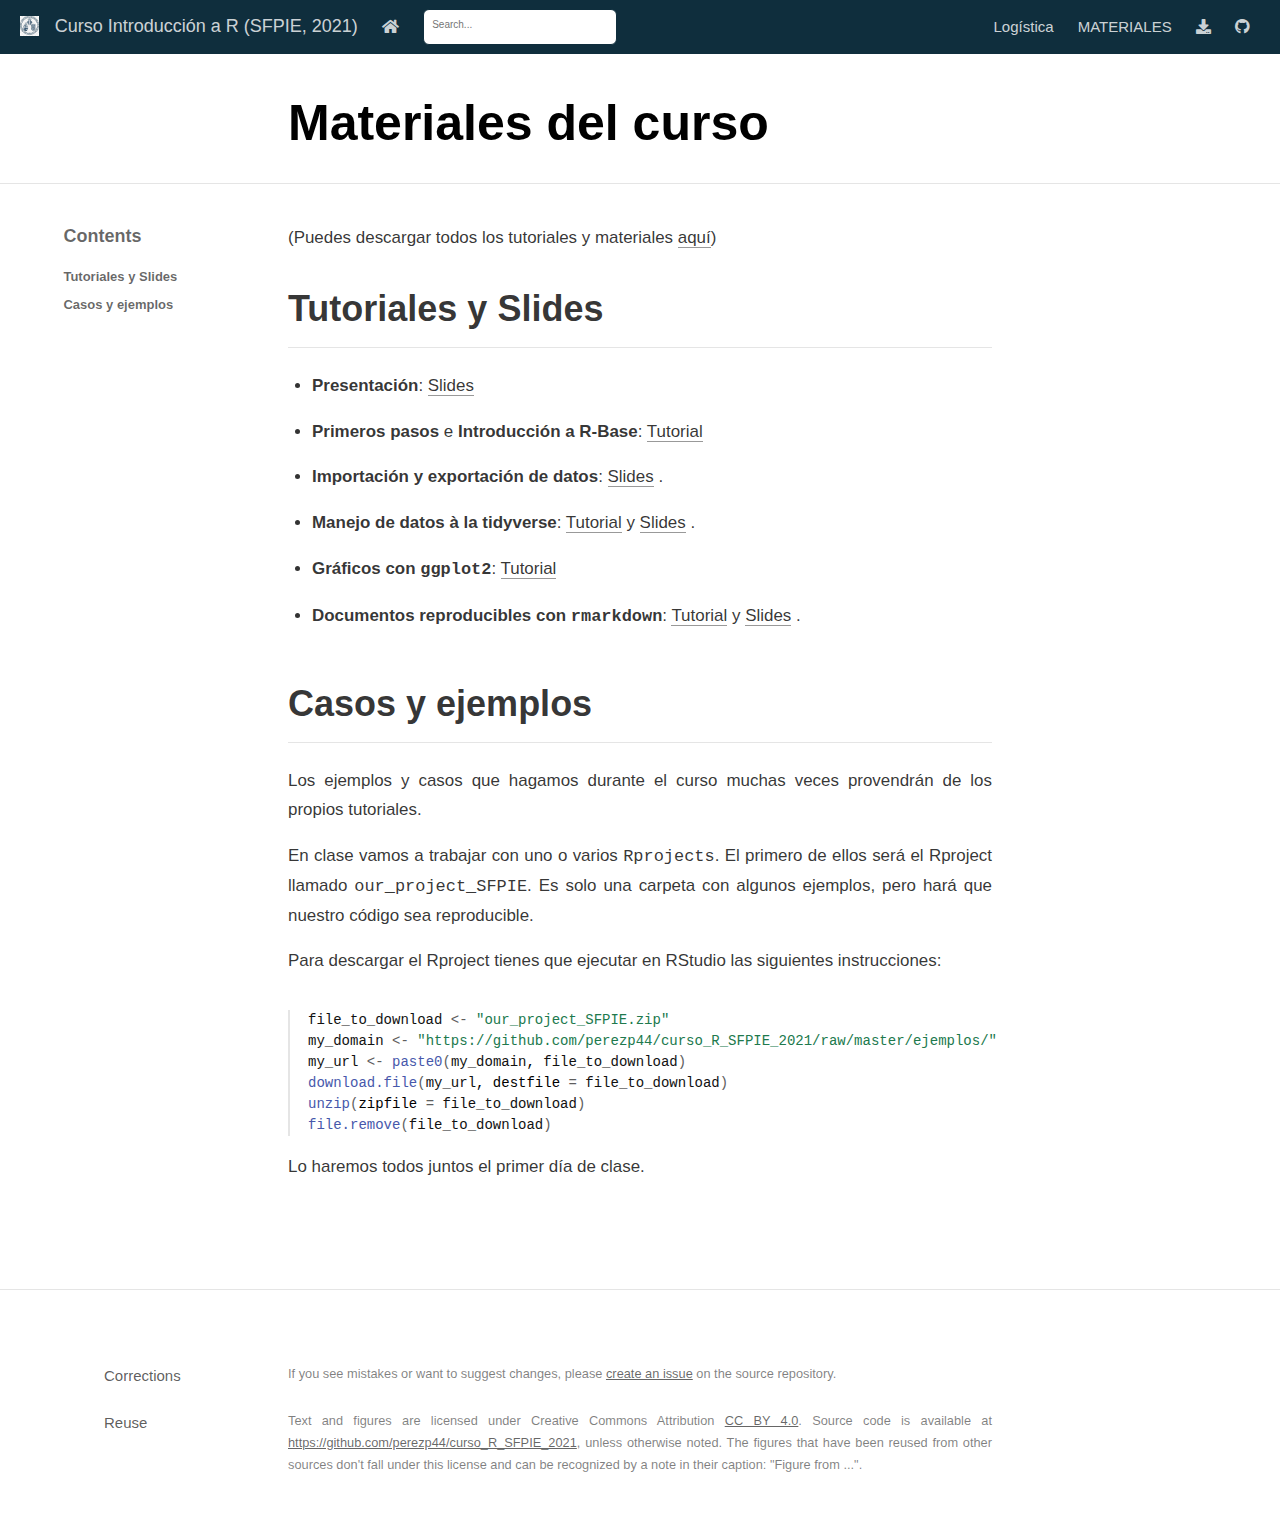
<file: docs/03-materiales.html>
<!DOCTYPE html>

<html xmlns="http://www.w3.org/1999/xhtml" lang="" xml:lang="">

<head>
  <meta charset="utf-8"/>
  <meta name="viewport" content="width=device-width, initial-scale=1"/>
  <meta http-equiv="X-UA-Compatible" content="IE=Edge,chrome=1"/>
  <meta name="generator" content="distill" />

  <style type="text/css">
  /* Hide doc at startup (prevent jankiness while JS renders/transforms) */
  body {
    visibility: hidden;
  }
  </style>

 <!--radix_placeholder_import_source-->
 <!--/radix_placeholder_import_source-->

<style type="text/css">code{white-space: pre;}</style>
<style type="text/css" data-origin="pandoc">
pre > code.sourceCode { white-space: pre; position: relative; }
pre > code.sourceCode > span { display: inline-block; line-height: 1.25; }
pre > code.sourceCode > span:empty { height: 1.2em; }
.sourceCode { overflow: visible; }
code.sourceCode > span { color: inherit; text-decoration: inherit; }
div.sourceCode { margin: 1em 0; }
pre.sourceCode { margin: 0; }
@media screen {
div.sourceCode { overflow: auto; }
}
@media print {
pre > code.sourceCode { white-space: pre-wrap; }
pre > code.sourceCode > span { text-indent: -5em; padding-left: 5em; }
}
pre.numberSource code
  { counter-reset: source-line 0; }
pre.numberSource code > span
  { position: relative; left: -4em; counter-increment: source-line; }
pre.numberSource code > span > a:first-child::before
  { content: counter(source-line);
    position: relative; left: -1em; text-align: right; vertical-align: baseline;
    border: none; display: inline-block;
    -webkit-touch-callout: none; -webkit-user-select: none;
    -khtml-user-select: none; -moz-user-select: none;
    -ms-user-select: none; user-select: none;
    padding: 0 4px; width: 4em;
    color: #aaaaaa;
  }
pre.numberSource { margin-left: 3em; border-left: 1px solid #aaaaaa;  padding-left: 4px; }
div.sourceCode
  {   }
@media screen {
pre > code.sourceCode > span > a:first-child::before { text-decoration: underline; }
}
code span.al { color: #ad0000; } /* Alert */
code span.an { color: #5e5e5e; } /* Annotation */
code span.at { } /* Attribute */
code span.bn { color: #ad0000; } /* BaseN */
code span.bu { } /* BuiltIn */
code span.cf { color: #007ba5; } /* ControlFlow */
code span.ch { color: #20794d; } /* Char */
code span.cn { color: #8f5902; } /* Constant */
code span.co { color: #5e5e5e; } /* Comment */
code span.cv { color: #5e5e5e; font-style: italic; } /* CommentVar */
code span.do { color: #5e5e5e; font-style: italic; } /* Documentation */
code span.dt { color: #ad0000; } /* DataType */
code span.dv { color: #ad0000; } /* DecVal */
code span.er { color: #ad0000; } /* Error */
code span.ex { } /* Extension */
code span.fl { color: #ad0000; } /* Float */
code span.fu { color: #4758ab; } /* Function */
code span.im { } /* Import */
code span.in { color: #5e5e5e; } /* Information */
code span.kw { color: #007ba5; } /* Keyword */
code span.op { color: #5e5e5e; } /* Operator */
code span.ot { color: #007ba5; } /* Other */
code span.pp { color: #ad0000; } /* Preprocessor */
code span.sc { color: #5e5e5e; } /* SpecialChar */
code span.ss { color: #20794d; } /* SpecialString */
code span.st { color: #20794d; } /* String */
code span.va { color: #111111; } /* Variable */
code span.vs { color: #20794d; } /* VerbatimString */
code span.wa { color: #5e5e5e; font-style: italic; } /* Warning */
</style>

  <!--radix_placeholder_meta_tags-->
  <title>Curso Introducción a R (SFPIE, 2021): Materiales del curso</title>


  <link rel="license" href="https://creativecommons.org/licenses/by/4.0/"/>
  <link rel="icon" type="image/vnd.microsoft.icon" href="imagenes/uv_favicon.ico"/>


  <!--  https://developers.facebook.com/docs/sharing/webmasters#markup -->
  <meta property="og:title" content="Curso Introducción a R (SFPIE, 2021): Materiales del curso"/>
  <meta property="og:type" content="article"/>
  <meta property="og:locale" content="en_US"/>
  <meta property="og:site_name" content="Curso Introducción a R (SFPIE, 2021)"/>

  <!--  https://dev.twitter.com/cards/types/summary -->
  <meta property="twitter:card" content="summary"/>
  <meta property="twitter:title" content="Curso Introducción a R (SFPIE, 2021): Materiales del curso"/>

  <!--/radix_placeholder_meta_tags-->
  <!--radix_placeholder_rmarkdown_metadata-->

  <script type="text/json" id="radix-rmarkdown-metadata">
  {"type":"list","attributes":{"names":{"type":"character","attributes":{},"value":["title","description"]}},"value":[{"type":"character","attributes":{},"value":["Materiales del curso"]},{"type":"NULL"}]}
  </script>
  <!--/radix_placeholder_rmarkdown_metadata-->
  <!--radix_placeholder_navigation_in_header-->
  <meta name="distill:offset" content=""/>

  <script type="application/javascript">

    window.headroom_prevent_pin = false;

    window.document.addEventListener("DOMContentLoaded", function (event) {

      // initialize headroom for banner
      var header = $('header').get(0);
      var headerHeight = header.offsetHeight;
      var headroom = new Headroom(header, {
        tolerance: 5,
        onPin : function() {
          if (window.headroom_prevent_pin) {
            window.headroom_prevent_pin = false;
            headroom.unpin();
          }
        }
      });
      headroom.init();
      if(window.location.hash)
        headroom.unpin();
      $(header).addClass('headroom--transition');

      // offset scroll location for banner on hash change
      // (see: https://github.com/WickyNilliams/headroom.js/issues/38)
      window.addEventListener("hashchange", function(event) {
        window.scrollTo(0, window.pageYOffset - (headerHeight + 25));
      });

      // responsive menu
      $('.distill-site-header').each(function(i, val) {
        var topnav = $(this);
        var toggle = topnav.find('.nav-toggle');
        toggle.on('click', function() {
          topnav.toggleClass('responsive');
        });
      });

      // nav dropdowns
      $('.nav-dropbtn').click(function(e) {
        $(this).next('.nav-dropdown-content').toggleClass('nav-dropdown-active');
        $(this).parent().siblings('.nav-dropdown')
           .children('.nav-dropdown-content').removeClass('nav-dropdown-active');
      });
      $("body").click(function(e){
        $('.nav-dropdown-content').removeClass('nav-dropdown-active');
      });
      $(".nav-dropdown").click(function(e){
        e.stopPropagation();
      });
    });
  </script>

  <style type="text/css">

  /* Theme (user-documented overrideables for nav appearance) */

  .distill-site-nav {
    color: rgba(255, 255, 255, 0.8);
    background-color: #0F2E3D;
    font-size: 15px;
    font-weight: 300;
  }

  .distill-site-nav a {
    color: inherit;
    text-decoration: none;
  }

  .distill-site-nav a:hover {
    color: white;
  }

  @media print {
    .distill-site-nav {
      display: none;
    }
  }

  .distill-site-header {

  }

  .distill-site-footer {

  }


  /* Site Header */

  .distill-site-header {
    width: 100%;
    box-sizing: border-box;
    z-index: 3;
  }

  .distill-site-header .nav-left {
    display: inline-block;
    margin-left: 8px;
  }

  @media screen and (max-width: 768px) {
    .distill-site-header .nav-left {
      margin-left: 0;
    }
  }


  .distill-site-header .nav-right {
    float: right;
    margin-right: 8px;
  }

  .distill-site-header a,
  .distill-site-header .title {
    display: inline-block;
    text-align: center;
    padding: 14px 10px 14px 10px;
  }

  .distill-site-header .title {
    font-size: 18px;
    min-width: 150px;
  }

  .distill-site-header .logo {
    padding: 0;
  }

  .distill-site-header .logo img {
    display: none;
    max-height: 20px;
    width: auto;
    margin-bottom: -4px;
  }

  .distill-site-header .nav-image img {
    max-height: 18px;
    width: auto;
    display: inline-block;
    margin-bottom: -3px;
  }



  @media screen and (min-width: 1000px) {
    .distill-site-header .logo img {
      display: inline-block;
    }
    .distill-site-header .nav-left {
      margin-left: 20px;
    }
    .distill-site-header .nav-right {
      margin-right: 20px;
    }
    .distill-site-header .title {
      padding-left: 12px;
    }
  }


  .distill-site-header .nav-toggle {
    display: none;
  }

  .nav-dropdown {
    display: inline-block;
    position: relative;
  }

  .nav-dropdown .nav-dropbtn {
    border: none;
    outline: none;
    color: rgba(255, 255, 255, 0.8);
    padding: 16px 10px;
    background-color: transparent;
    font-family: inherit;
    font-size: inherit;
    font-weight: inherit;
    margin: 0;
    margin-top: 1px;
    z-index: 2;
  }

  .nav-dropdown-content {
    display: none;
    position: absolute;
    background-color: white;
    min-width: 200px;
    border: 1px solid rgba(0,0,0,0.15);
    border-radius: 4px;
    box-shadow: 0px 8px 16px 0px rgba(0,0,0,0.1);
    z-index: 1;
    margin-top: 2px;
    white-space: nowrap;
    padding-top: 4px;
    padding-bottom: 4px;
  }

  .nav-dropdown-content hr {
    margin-top: 4px;
    margin-bottom: 4px;
    border: none;
    border-bottom: 1px solid rgba(0, 0, 0, 0.1);
  }

  .nav-dropdown-active {
    display: block;
  }

  .nav-dropdown-content a, .nav-dropdown-content .nav-dropdown-header {
    color: black;
    padding: 6px 24px;
    text-decoration: none;
    display: block;
    text-align: left;
  }

  .nav-dropdown-content .nav-dropdown-header {
    display: block;
    padding: 5px 24px;
    padding-bottom: 0;
    text-transform: uppercase;
    font-size: 14px;
    color: #999999;
    white-space: nowrap;
  }

  .nav-dropdown:hover .nav-dropbtn {
    color: white;
  }

  .nav-dropdown-content a:hover {
    background-color: #ddd;
    color: black;
  }

  .nav-right .nav-dropdown-content {
    margin-left: -45%;
    right: 0;
  }

  @media screen and (max-width: 768px) {
    .distill-site-header a, .distill-site-header .nav-dropdown  {display: none;}
    .distill-site-header a.nav-toggle {
      float: right;
      display: block;
    }
    .distill-site-header .title {
      margin-left: 0;
    }
    .distill-site-header .nav-right {
      margin-right: 0;
    }
    .distill-site-header {
      overflow: hidden;
    }
    .nav-right .nav-dropdown-content {
      margin-left: 0;
    }
  }


  @media screen and (max-width: 768px) {
    .distill-site-header.responsive {position: relative; min-height: 500px; }
    .distill-site-header.responsive a.nav-toggle {
      position: absolute;
      right: 0;
      top: 0;
    }
    .distill-site-header.responsive a,
    .distill-site-header.responsive .nav-dropdown {
      display: block;
      text-align: left;
    }
    .distill-site-header.responsive .nav-left,
    .distill-site-header.responsive .nav-right {
      width: 100%;
    }
    .distill-site-header.responsive .nav-dropdown {float: none;}
    .distill-site-header.responsive .nav-dropdown-content {position: relative;}
    .distill-site-header.responsive .nav-dropdown .nav-dropbtn {
      display: block;
      width: 100%;
      text-align: left;
    }
  }

  /* Site Footer */

  .distill-site-footer {
    width: 100%;
    overflow: hidden;
    box-sizing: border-box;
    z-index: 3;
    margin-top: 30px;
    padding-top: 30px;
    padding-bottom: 30px;
    text-align: center;
  }

  /* Headroom */

  d-title {
    padding-top: 6rem;
  }

  @media print {
    d-title {
      padding-top: 4rem;
    }
  }

  .headroom {
    z-index: 1000;
    position: fixed;
    top: 0;
    left: 0;
    right: 0;
  }

  .headroom--transition {
    transition: all .4s ease-in-out;
  }

  .headroom--unpinned {
    top: -100px;
  }

  .headroom--pinned {
    top: 0;
  }

  /* adjust viewport for navbar height */
  /* helps vertically center bootstrap (non-distill) content */
  .min-vh-100 {
    min-height: calc(100vh - 100px) !important;
  }

  </style>

  <script src="site_libs/jquery-1.11.3/jquery.min.js"></script>
  <link href="site_libs/font-awesome-5.1.0/css/all.css" rel="stylesheet"/>
  <link href="site_libs/font-awesome-5.1.0/css/v4-shims.css" rel="stylesheet"/>
  <script src="site_libs/headroom-0.9.4/headroom.min.js"></script>
  <script src="site_libs/autocomplete-0.37.1/autocomplete.min.js"></script>
  <script src="site_libs/fuse-6.4.1/fuse.min.js"></script>

  <script type="application/javascript">

  function getMeta(metaName) {
    var metas = document.getElementsByTagName('meta');
    for (let i = 0; i < metas.length; i++) {
      if (metas[i].getAttribute('name') === metaName) {
        return metas[i].getAttribute('content');
      }
    }
    return '';
  }

  function offsetURL(url) {
    var offset = getMeta('distill:offset');
    return offset ? offset + '/' + url : url;
  }

  function createFuseIndex() {

    // create fuse index
    var options = {
      keys: [
        { name: 'title', weight: 20 },
        { name: 'categories', weight: 15 },
        { name: 'description', weight: 10 },
        { name: 'contents', weight: 5 },
      ],
      ignoreLocation: true,
      threshold: 0
    };
    var fuse = new window.Fuse([], options);

    // fetch the main search.json
    return fetch(offsetURL('search.json'))
      .then(function(response) {
        if (response.status == 200) {
          return response.json().then(function(json) {
            // index main articles
            json.articles.forEach(function(article) {
              fuse.add(article);
            });
            // download collections and index their articles
            return Promise.all(json.collections.map(function(collection) {
              return fetch(offsetURL(collection)).then(function(response) {
                if (response.status === 200) {
                  return response.json().then(function(articles) {
                    articles.forEach(function(article) {
                      fuse.add(article);
                    });
                  })
                } else {
                  return Promise.reject(
                    new Error('Unexpected status from search index request: ' +
                              response.status)
                  );
                }
              });
            })).then(function() {
              return fuse;
            });
          });

        } else {
          return Promise.reject(
            new Error('Unexpected status from search index request: ' +
                        response.status)
          );
        }
      });
  }

  window.document.addEventListener("DOMContentLoaded", function (event) {

    // get search element (bail if we don't have one)
    var searchEl = window.document.getElementById('distill-search');
    if (!searchEl)
      return;

    createFuseIndex()
      .then(function(fuse) {

        // make search box visible
        searchEl.classList.remove('hidden');

        // initialize autocomplete
        var options = {
          autoselect: true,
          hint: false,
          minLength: 2,
        };
        window.autocomplete(searchEl, options, [{
          source: function(query, callback) {
            const searchOptions = {
              isCaseSensitive: false,
              shouldSort: true,
              minMatchCharLength: 2,
              limit: 10,
            };
            var results = fuse.search(query, searchOptions);
            callback(results
              .map(function(result) { return result.item; })
            );
          },
          templates: {
            suggestion: function(suggestion) {
              var img = suggestion.preview && Object.keys(suggestion.preview).length > 0
                ? `<img src="${offsetURL(suggestion.preview)}"</img>`
                : '';
              var html = `
                <div class="search-item">
                  <h3>${suggestion.title}</h3>
                  <div class="search-item-description">
                    ${suggestion.description || ''}
                  </div>
                  <div class="search-item-preview">
                    ${img}
                  </div>
                </div>
              `;
              return html;
            }
          }
        }]).on('autocomplete:selected', function(event, suggestion) {
          window.location.href = offsetURL(suggestion.path);
        });
        // remove inline display style on autocompleter (we want to
        // manage responsive display via css)
        $('.algolia-autocomplete').css("display", "");
      })
      .catch(function(error) {
        console.log(error);
      });

  });

  </script>

  <style type="text/css">

  .nav-search {
    font-size: x-small;
  }

  /* Algolioa Autocomplete */

  .algolia-autocomplete {
    display: inline-block;
    margin-left: 10px;
    vertical-align: sub;
    background-color: white;
    color: black;
    padding: 6px;
    padding-top: 8px;
    padding-bottom: 0;
    border-radius: 6px;
    border: 1px #0F2E3D solid;
    width: 180px;
  }


  @media screen and (max-width: 768px) {
    .distill-site-nav .algolia-autocomplete {
      display: none;
      visibility: hidden;
    }
    .distill-site-nav.responsive .algolia-autocomplete {
      display: inline-block;
      visibility: visible;
    }
    .distill-site-nav.responsive .algolia-autocomplete .aa-dropdown-menu {
      margin-left: 0;
      width: 400px;
      max-height: 400px;
    }
  }

  .algolia-autocomplete .aa-input, .algolia-autocomplete .aa-hint {
    width: 90%;
    outline: none;
    border: none;
  }

  .algolia-autocomplete .aa-hint {
    color: #999;
  }
  .algolia-autocomplete .aa-dropdown-menu {
    width: 550px;
    max-height: 70vh;
    overflow-x: visible;
    overflow-y: scroll;
    padding: 5px;
    margin-top: 3px;
    margin-left: -150px;
    background-color: #fff;
    border-radius: 5px;
    border: 1px solid #999;
    border-top: none;
  }

  .algolia-autocomplete .aa-dropdown-menu .aa-suggestion {
    cursor: pointer;
    padding: 5px 4px;
    border-bottom: 1px solid #eee;
  }

  .algolia-autocomplete .aa-dropdown-menu .aa-suggestion:last-of-type {
    border-bottom: none;
    margin-bottom: 2px;
  }

  .algolia-autocomplete .aa-dropdown-menu .aa-suggestion .search-item {
    overflow: hidden;
    font-size: 0.8em;
    line-height: 1.4em;
  }

  .algolia-autocomplete .aa-dropdown-menu .aa-suggestion .search-item h3 {
    font-size: 1rem;
    margin-block-start: 0;
    margin-block-end: 5px;
  }

  .algolia-autocomplete .aa-dropdown-menu .aa-suggestion .search-item-description {
    display: inline-block;
    overflow: hidden;
    height: 2.8em;
    width: 80%;
    margin-right: 4%;
  }

  .algolia-autocomplete .aa-dropdown-menu .aa-suggestion .search-item-preview {
    display: inline-block;
    width: 15%;
  }

  .algolia-autocomplete .aa-dropdown-menu .aa-suggestion .search-item-preview img {
    height: 3em;
    width: auto;
    display: none;
  }

  .algolia-autocomplete .aa-dropdown-menu .aa-suggestion .search-item-preview img[src] {
    display: initial;
  }

  .algolia-autocomplete .aa-dropdown-menu .aa-suggestion.aa-cursor {
    background-color: #eee;
  }
  .algolia-autocomplete .aa-dropdown-menu .aa-suggestion em {
    font-weight: bold;
    font-style: normal;
  }

  </style>


  <!--/radix_placeholder_navigation_in_header-->
  <!--radix_placeholder_distill-->

  <style type="text/css">

  body {
    background-color: white;
  }

  .pandoc-table {
    width: 100%;
  }

  .pandoc-table>caption {
    margin-bottom: 10px;
  }

  .pandoc-table th:not([align]) {
    text-align: left;
  }

  .pagedtable-footer {
    font-size: 15px;
  }

  d-byline .byline {
    grid-template-columns: 2fr 2fr;
  }

  d-byline .byline h3 {
    margin-block-start: 1.5em;
  }

  d-byline .byline .authors-affiliations h3 {
    margin-block-start: 0.5em;
  }

  .authors-affiliations .orcid-id {
    width: 16px;
    height:16px;
    margin-left: 4px;
    margin-right: 4px;
    vertical-align: middle;
    padding-bottom: 2px;
  }

  d-title .dt-tags {
    margin-top: 1em;
    grid-column: text;
  }

  .dt-tags .dt-tag {
    text-decoration: none;
    display: inline-block;
    color: rgba(0,0,0,0.6);
    padding: 0em 0.4em;
    margin-right: 0.5em;
    margin-bottom: 0.4em;
    font-size: 70%;
    border: 1px solid rgba(0,0,0,0.2);
    border-radius: 3px;
    text-transform: uppercase;
    font-weight: 500;
  }

  d-article table.gt_table td,
  d-article table.gt_table th {
    border-bottom: none;
  }

  .html-widget {
    margin-bottom: 2.0em;
  }

  .l-screen-inset {
    padding-right: 16px;
  }

  .l-screen .caption {
    margin-left: 10px;
  }

  .shaded {
    background: rgb(247, 247, 247);
    padding-top: 20px;
    padding-bottom: 20px;
    border-top: 1px solid rgba(0, 0, 0, 0.1);
    border-bottom: 1px solid rgba(0, 0, 0, 0.1);
  }

  .shaded .html-widget {
    margin-bottom: 0;
    border: 1px solid rgba(0, 0, 0, 0.1);
  }

  .shaded .shaded-content {
    background: white;
  }

  .text-output {
    margin-top: 0;
    line-height: 1.5em;
  }

  .hidden {
    display: none !important;
  }

  d-article {
    padding-top: 2.5rem;
    padding-bottom: 30px;
  }

  d-appendix {
    padding-top: 30px;
  }

  d-article>p>img {
    width: 100%;
  }

  d-article h2 {
    margin: 1rem 0 1.5rem 0;
  }

  d-article h3 {
    margin-top: 1.5rem;
  }

  d-article iframe {
    border: 1px solid rgba(0, 0, 0, 0.1);
    margin-bottom: 2.0em;
    width: 100%;
  }

  /* Tweak code blocks */

  d-article div.sourceCode code,
  d-article pre code {
    font-family: Consolas, Monaco, 'Andale Mono', 'Ubuntu Mono', monospace;
  }

  d-article pre,
  d-article div.sourceCode,
  d-article div.sourceCode pre {
    overflow: auto;
  }

  d-article div.sourceCode {
    background-color: white;
  }

  d-article div.sourceCode pre {
    padding-left: 10px;
    font-size: 12px;
    border-left: 2px solid rgba(0,0,0,0.1);
  }

  d-article pre {
    font-size: 12px;
    color: black;
    background: none;
    margin-top: 0;
    text-align: left;
    white-space: pre;
    word-spacing: normal;
    word-break: normal;
    word-wrap: normal;
    line-height: 1.5;

    -moz-tab-size: 4;
    -o-tab-size: 4;
    tab-size: 4;

    -webkit-hyphens: none;
    -moz-hyphens: none;
    -ms-hyphens: none;
    hyphens: none;
  }

  d-article pre a {
    border-bottom: none;
  }

  d-article pre a:hover {
    border-bottom: none;
    text-decoration: underline;
  }

  d-article details {
    grid-column: text;
    margin-bottom: 0.8em;
  }

  @media(min-width: 768px) {

  d-article pre,
  d-article div.sourceCode,
  d-article div.sourceCode pre {
    overflow: visible !important;
  }

  d-article div.sourceCode pre {
    padding-left: 18px;
    font-size: 14px;
  }

  d-article pre {
    font-size: 14px;
  }

  }

  figure img.external {
    background: white;
    border: 1px solid rgba(0, 0, 0, 0.1);
    box-shadow: 0 1px 8px rgba(0, 0, 0, 0.1);
    padding: 18px;
    box-sizing: border-box;
  }

  /* CSS for d-contents */

  .d-contents {
    grid-column: text;
    color: rgba(0,0,0,0.8);
    font-size: 0.9em;
    padding-bottom: 1em;
    margin-bottom: 1em;
    padding-bottom: 0.5em;
    margin-bottom: 1em;
    padding-left: 0.25em;
    justify-self: start;
  }

  @media(min-width: 1000px) {
    .d-contents.d-contents-float {
      height: 0;
      grid-column-start: 1;
      grid-column-end: 4;
      justify-self: center;
      padding-right: 3em;
      padding-left: 2em;
    }
  }

  .d-contents nav h3 {
    font-size: 18px;
    margin-top: 0;
    margin-bottom: 1em;
  }

  .d-contents li {
    list-style-type: none
  }

  .d-contents nav > ul {
    padding-left: 0;
  }

  .d-contents ul {
    padding-left: 1em
  }

  .d-contents nav ul li {
    margin-top: 0.6em;
    margin-bottom: 0.2em;
  }

  .d-contents nav a {
    font-size: 13px;
    border-bottom: none;
    text-decoration: none
    color: rgba(0, 0, 0, 0.8);
  }

  .d-contents nav a:hover {
    text-decoration: underline solid rgba(0, 0, 0, 0.6)
  }

  .d-contents nav > ul > li > a {
    font-weight: 600;
  }

  .d-contents nav > ul > li > ul {
    font-weight: inherit;
  }

  .d-contents nav > ul > li > ul > li {
    margin-top: 0.2em;
  }


  .d-contents nav ul {
    margin-top: 0;
    margin-bottom: 0.25em;
  }

  .d-article-with-toc h2:nth-child(2) {
    margin-top: 0;
  }


  /* Figure */

  .figure {
    position: relative;
    margin-bottom: 2.5em;
    margin-top: 1.5em;
  }

  .figure img {
    width: 100%;
  }

  .figure .caption {
    color: rgba(0, 0, 0, 0.6);
    font-size: 12px;
    line-height: 1.5em;
  }

  .figure img.external {
    background: white;
    border: 1px solid rgba(0, 0, 0, 0.1);
    box-shadow: 0 1px 8px rgba(0, 0, 0, 0.1);
    padding: 18px;
    box-sizing: border-box;
  }

  .figure .caption a {
    color: rgba(0, 0, 0, 0.6);
  }

  .figure .caption b,
  .figure .caption strong, {
    font-weight: 600;
    color: rgba(0, 0, 0, 1.0);
  }

  /* Citations */

  d-article .citation {
    color: inherit;
    cursor: inherit;
  }

  div.hanging-indent{
    margin-left: 1em; text-indent: -1em;
  }

  /* Citation hover box */

  .tippy-box[data-theme~=light-border] {
    background-color: rgba(250, 250, 250, 0.95);
  }

  .tippy-content > p {
    margin-bottom: 0;
    padding: 2px;
  }


  /* Tweak 1000px media break to show more text */

  @media(min-width: 1000px) {
    .base-grid,
    distill-header,
    d-title,
    d-abstract,
    d-article,
    d-appendix,
    distill-appendix,
    d-byline,
    d-footnote-list,
    d-citation-list,
    distill-footer {
      grid-template-columns: [screen-start] 1fr [page-start kicker-start] 80px [middle-start] 50px [text-start kicker-end] 65px 65px 65px 65px 65px 65px 65px 65px [text-end gutter-start] 65px [middle-end] 65px [page-end gutter-end] 1fr [screen-end];
      grid-column-gap: 16px;
    }

    .grid {
      grid-column-gap: 16px;
    }

    d-article {
      font-size: 1.06rem;
      line-height: 1.7em;
    }
    figure .caption, .figure .caption, figure figcaption {
      font-size: 13px;
    }
  }

  @media(min-width: 1180px) {
    .base-grid,
    distill-header,
    d-title,
    d-abstract,
    d-article,
    d-appendix,
    distill-appendix,
    d-byline,
    d-footnote-list,
    d-citation-list,
    distill-footer {
      grid-template-columns: [screen-start] 1fr [page-start kicker-start] 60px [middle-start] 60px [text-start kicker-end] 60px 60px 60px 60px 60px 60px 60px 60px [text-end gutter-start] 60px [middle-end] 60px [page-end gutter-end] 1fr [screen-end];
      grid-column-gap: 32px;
    }

    .grid {
      grid-column-gap: 32px;
    }
  }


  /* Get the citation styles for the appendix (not auto-injected on render since
     we do our own rendering of the citation appendix) */

  d-appendix .citation-appendix,
  .d-appendix .citation-appendix {
    font-size: 11px;
    line-height: 15px;
    border-left: 1px solid rgba(0, 0, 0, 0.1);
    padding-left: 18px;
    border: 1px solid rgba(0,0,0,0.1);
    background: rgba(0, 0, 0, 0.02);
    padding: 10px 18px;
    border-radius: 3px;
    color: rgba(150, 150, 150, 1);
    overflow: hidden;
    margin-top: -12px;
    white-space: pre-wrap;
    word-wrap: break-word;
  }

  /* Include appendix styles here so they can be overridden */

  d-appendix {
    contain: layout style;
    font-size: 0.8em;
    line-height: 1.7em;
    margin-top: 60px;
    margin-bottom: 0;
    border-top: 1px solid rgba(0, 0, 0, 0.1);
    color: rgba(0,0,0,0.5);
    padding-top: 60px;
    padding-bottom: 48px;
  }

  d-appendix h3 {
    grid-column: page-start / text-start;
    font-size: 15px;
    font-weight: 500;
    margin-top: 1em;
    margin-bottom: 0;
    color: rgba(0,0,0,0.65);
  }

  d-appendix h3 + * {
    margin-top: 1em;
  }

  d-appendix ol {
    padding: 0 0 0 15px;
  }

  @media (min-width: 768px) {
    d-appendix ol {
      padding: 0 0 0 30px;
      margin-left: -30px;
    }
  }

  d-appendix li {
    margin-bottom: 1em;
  }

  d-appendix a {
    color: rgba(0, 0, 0, 0.6);
  }

  d-appendix > * {
    grid-column: text;
  }

  d-appendix > d-footnote-list,
  d-appendix > d-citation-list,
  d-appendix > distill-appendix {
    grid-column: screen;
  }

  /* Include footnote styles here so they can be overridden */

  d-footnote-list {
    contain: layout style;
  }

  d-footnote-list > * {
    grid-column: text;
  }

  d-footnote-list a.footnote-backlink {
    color: rgba(0,0,0,0.3);
    padding-left: 0.5em;
  }



  /* Anchor.js */

  .anchorjs-link {
    /*transition: all .25s linear; */
    text-decoration: none;
    border-bottom: none;
  }
  *:hover > .anchorjs-link {
    margin-left: -1.125em !important;
    text-decoration: none;
    border-bottom: none;
  }

  /* Social footer */

  .social_footer {
    margin-top: 30px;
    margin-bottom: 0;
    color: rgba(0,0,0,0.67);
  }

  .disqus-comments {
    margin-right: 30px;
  }

  .disqus-comment-count {
    border-bottom: 1px solid rgba(0, 0, 0, 0.4);
    cursor: pointer;
  }

  #disqus_thread {
    margin-top: 30px;
  }

  .article-sharing a {
    border-bottom: none;
    margin-right: 8px;
  }

  .article-sharing a:hover {
    border-bottom: none;
  }

  .sidebar-section.subscribe {
    font-size: 12px;
    line-height: 1.6em;
  }

  .subscribe p {
    margin-bottom: 0.5em;
  }


  .article-footer .subscribe {
    font-size: 15px;
    margin-top: 45px;
  }


  .sidebar-section.custom {
    font-size: 12px;
    line-height: 1.6em;
  }

  .custom p {
    margin-bottom: 0.5em;
  }

  /* Styles for listing layout (hide title) */
  .layout-listing d-title, .layout-listing .d-title {
    display: none;
  }

  /* Styles for posts lists (not auto-injected) */


  .posts-with-sidebar {
    padding-left: 45px;
    padding-right: 45px;
  }

  .posts-list .description h2,
  .posts-list .description p {
    font-family: -apple-system, BlinkMacSystemFont, "Segoe UI", Roboto, Oxygen, Ubuntu, Cantarell, "Fira Sans", "Droid Sans", "Helvetica Neue", Arial, sans-serif;
  }

  .posts-list .description h2 {
    font-weight: 700;
    border-bottom: none;
    padding-bottom: 0;
  }

  .posts-list h2.post-tag {
    border-bottom: 1px solid rgba(0, 0, 0, 0.2);
    padding-bottom: 12px;
  }
  .posts-list {
    margin-top: 60px;
    margin-bottom: 24px;
  }

  .posts-list .post-preview {
    text-decoration: none;
    overflow: hidden;
    display: block;
    border-bottom: 1px solid rgba(0, 0, 0, 0.1);
    padding: 24px 0;
  }

  .post-preview-last {
    border-bottom: none !important;
  }

  .posts-list .posts-list-caption {
    grid-column: screen;
    font-weight: 400;
  }

  .posts-list .post-preview h2 {
    margin: 0 0 6px 0;
    line-height: 1.2em;
    font-style: normal;
    font-size: 24px;
  }

  .posts-list .post-preview p {
    margin: 0 0 12px 0;
    line-height: 1.4em;
    font-size: 16px;
  }

  .posts-list .post-preview .thumbnail {
    box-sizing: border-box;
    margin-bottom: 24px;
    position: relative;
    max-width: 500px;
  }
  .posts-list .post-preview img {
    width: 100%;
    display: block;
  }

  .posts-list .metadata {
    font-size: 12px;
    line-height: 1.4em;
    margin-bottom: 18px;
  }

  .posts-list .metadata > * {
    display: inline-block;
  }

  .posts-list .metadata .publishedDate {
    margin-right: 2em;
  }

  .posts-list .metadata .dt-authors {
    display: block;
    margin-top: 0.3em;
    margin-right: 2em;
  }

  .posts-list .dt-tags {
    display: block;
    line-height: 1em;
  }

  .posts-list .dt-tags .dt-tag {
    display: inline-block;
    color: rgba(0,0,0,0.6);
    padding: 0.3em 0.4em;
    margin-right: 0.2em;
    margin-bottom: 0.4em;
    font-size: 60%;
    border: 1px solid rgba(0,0,0,0.2);
    border-radius: 3px;
    text-transform: uppercase;
    font-weight: 500;
  }

  .posts-list img {
    opacity: 1;
  }

  .posts-list img[data-src] {
    opacity: 0;
  }

  .posts-more {
    clear: both;
  }


  .posts-sidebar {
    font-size: 16px;
  }

  .posts-sidebar h3 {
    font-size: 16px;
    margin-top: 0;
    margin-bottom: 0.5em;
    font-weight: 400;
    text-transform: uppercase;
  }

  .sidebar-section {
    margin-bottom: 30px;
  }

  .categories ul {
    list-style-type: none;
    margin: 0;
    padding: 0;
  }

  .categories li {
    color: rgba(0, 0, 0, 0.8);
    margin-bottom: 0;
  }

  .categories li>a {
    border-bottom: none;
  }

  .categories li>a:hover {
    border-bottom: 1px solid rgba(0, 0, 0, 0.4);
  }

  .categories .active {
    font-weight: 600;
  }

  .categories .category-count {
    color: rgba(0, 0, 0, 0.4);
  }


  @media(min-width: 768px) {
    .posts-list .post-preview h2 {
      font-size: 26px;
    }
    .posts-list .post-preview .thumbnail {
      float: right;
      width: 30%;
      margin-bottom: 0;
    }
    .posts-list .post-preview .description {
      float: left;
      width: 45%;
    }
    .posts-list .post-preview .metadata {
      float: left;
      width: 20%;
      margin-top: 8px;
    }
    .posts-list .post-preview p {
      margin: 0 0 12px 0;
      line-height: 1.5em;
      font-size: 16px;
    }
    .posts-with-sidebar .posts-list {
      float: left;
      width: 75%;
    }
    .posts-with-sidebar .posts-sidebar {
      float: right;
      width: 20%;
      margin-top: 60px;
      padding-top: 24px;
      padding-bottom: 24px;
    }
  }


  /* Improve display for browsers without grid (IE/Edge <= 15) */

  .downlevel {
    line-height: 1.6em;
    font-family: -apple-system, BlinkMacSystemFont, "Segoe UI", Roboto, Oxygen, Ubuntu, Cantarell, "Fira Sans", "Droid Sans", "Helvetica Neue", Arial, sans-serif;
    margin: 0;
  }

  .downlevel .d-title {
    padding-top: 6rem;
    padding-bottom: 1.5rem;
  }

  .downlevel .d-title h1 {
    font-size: 50px;
    font-weight: 700;
    line-height: 1.1em;
    margin: 0 0 0.5rem;
  }

  .downlevel .d-title p {
    font-weight: 300;
    font-size: 1.2rem;
    line-height: 1.55em;
    margin-top: 0;
  }

  .downlevel .d-byline {
    padding-top: 0.8em;
    padding-bottom: 0.8em;
    font-size: 0.8rem;
    line-height: 1.8em;
  }

  .downlevel .section-separator {
    border: none;
    border-top: 1px solid rgba(0, 0, 0, 0.1);
  }

  .downlevel .d-article {
    font-size: 1.06rem;
    line-height: 1.7em;
    padding-top: 1rem;
    padding-bottom: 2rem;
  }


  .downlevel .d-appendix {
    padding-left: 0;
    padding-right: 0;
    max-width: none;
    font-size: 0.8em;
    line-height: 1.7em;
    margin-bottom: 0;
    color: rgba(0,0,0,0.5);
    padding-top: 40px;
    padding-bottom: 48px;
  }

  .downlevel .footnotes ol {
    padding-left: 13px;
  }

  .downlevel .base-grid,
  .downlevel .distill-header,
  .downlevel .d-title,
  .downlevel .d-abstract,
  .downlevel .d-article,
  .downlevel .d-appendix,
  .downlevel .distill-appendix,
  .downlevel .d-byline,
  .downlevel .d-footnote-list,
  .downlevel .d-citation-list,
  .downlevel .distill-footer,
  .downlevel .appendix-bottom,
  .downlevel .posts-container {
    padding-left: 40px;
    padding-right: 40px;
  }

  @media(min-width: 768px) {
    .downlevel .base-grid,
    .downlevel .distill-header,
    .downlevel .d-title,
    .downlevel .d-abstract,
    .downlevel .d-article,
    .downlevel .d-appendix,
    .downlevel .distill-appendix,
    .downlevel .d-byline,
    .downlevel .d-footnote-list,
    .downlevel .d-citation-list,
    .downlevel .distill-footer,
    .downlevel .appendix-bottom,
    .downlevel .posts-container {
    padding-left: 150px;
    padding-right: 150px;
    max-width: 900px;
  }
  }

  .downlevel pre code {
    display: block;
    border-left: 2px solid rgba(0, 0, 0, .1);
    padding: 0 0 0 20px;
    font-size: 14px;
  }

  .downlevel code, .downlevel pre {
    color: black;
    background: none;
    font-family: Consolas, Monaco, 'Andale Mono', 'Ubuntu Mono', monospace;
    text-align: left;
    white-space: pre;
    word-spacing: normal;
    word-break: normal;
    word-wrap: normal;
    line-height: 1.5;

    -moz-tab-size: 4;
    -o-tab-size: 4;
    tab-size: 4;

    -webkit-hyphens: none;
    -moz-hyphens: none;
    -ms-hyphens: none;
    hyphens: none;
  }

  .downlevel .posts-list .post-preview {
    color: inherit;
  }



  </style>

  <script type="application/javascript">

  function is_downlevel_browser() {
    if (bowser.isUnsupportedBrowser({ msie: "12", msedge: "16"},
                                   window.navigator.userAgent)) {
      return true;
    } else {
      return window.load_distill_framework === undefined;
    }
  }

  // show body when load is complete
  function on_load_complete() {

    // add anchors
    if (window.anchors) {
      window.anchors.options.placement = 'left';
      window.anchors.add('d-article > h2, d-article > h3, d-article > h4, d-article > h5');
    }


    // set body to visible
    document.body.style.visibility = 'visible';

    // force redraw for leaflet widgets
    if (window.HTMLWidgets) {
      var maps = window.HTMLWidgets.findAll(".leaflet");
      $.each(maps, function(i, el) {
        var map = this.getMap();
        map.invalidateSize();
        map.eachLayer(function(layer) {
          if (layer instanceof L.TileLayer)
            layer.redraw();
        });
      });
    }

    // trigger 'shown' so htmlwidgets resize
    $('d-article').trigger('shown');
  }

  function init_distill() {

    init_common();

    // create front matter
    var front_matter = $('<d-front-matter></d-front-matter>');
    $('#distill-front-matter').wrap(front_matter);

    // create d-title
    $('.d-title').changeElementType('d-title');

    // create d-byline
    var byline = $('<d-byline></d-byline>');
    $('.d-byline').replaceWith(byline);

    // create d-article
    var article = $('<d-article></d-article>');
    $('.d-article').wrap(article).children().unwrap();

    // move posts container into article
    $('.posts-container').appendTo($('d-article'));

    // create d-appendix
    $('.d-appendix').changeElementType('d-appendix');

    // flag indicating that we have appendix items
    var appendix = $('.appendix-bottom').children('h3').length > 0;

    // replace footnotes with <d-footnote>
    $('.footnote-ref').each(function(i, val) {
      appendix = true;
      var href = $(this).attr('href');
      var id = href.replace('#', '');
      var fn = $('#' + id);
      var fn_p = $('#' + id + '>p');
      fn_p.find('.footnote-back').remove();
      var text = fn_p.html();
      var dtfn = $('<d-footnote></d-footnote>');
      dtfn.html(text);
      $(this).replaceWith(dtfn);
    });
    // remove footnotes
    $('.footnotes').remove();

    // move refs into #references-listing
    $('#references-listing').replaceWith($('#refs'));

    $('h1.appendix, h2.appendix').each(function(i, val) {
      $(this).changeElementType('h3');
    });
    $('h3.appendix').each(function(i, val) {
      var id = $(this).attr('id');
      $('.d-contents a[href="#' + id + '"]').parent().remove();
      appendix = true;
      $(this).nextUntil($('h1, h2, h3')).addBack().appendTo($('d-appendix'));
    });

    // show d-appendix if we have appendix content
    $("d-appendix").css('display', appendix ? 'grid' : 'none');

    // localize layout chunks to just output
    $('.layout-chunk').each(function(i, val) {

      // capture layout
      var layout = $(this).attr('data-layout');

      // apply layout to markdown level block elements
      var elements = $(this).children().not('details, div.sourceCode, pre, script');
      elements.each(function(i, el) {
        var layout_div = $('<div class="' + layout + '"></div>');
        if (layout_div.hasClass('shaded')) {
          var shaded_content = $('<div class="shaded-content"></div>');
          $(this).wrap(shaded_content);
          $(this).parent().wrap(layout_div);
        } else {
          $(this).wrap(layout_div);
        }
      });


      // unwrap the layout-chunk div
      $(this).children().unwrap();
    });

    // remove code block used to force  highlighting css
    $('.distill-force-highlighting-css').parent().remove();

    // remove empty line numbers inserted by pandoc when using a
    // custom syntax highlighting theme
    $('code.sourceCode a:empty').remove();

    // load distill framework
    load_distill_framework();

    // wait for window.distillRunlevel == 4 to do post processing
    function distill_post_process() {

      if (!window.distillRunlevel || window.distillRunlevel < 4)
        return;

      // hide author/affiliations entirely if we have no authors
      var front_matter = JSON.parse($("#distill-front-matter").html());
      var have_authors = front_matter.authors && front_matter.authors.length > 0;
      if (!have_authors)
        $('d-byline').addClass('hidden');

      // article with toc class
      $('.d-contents').parent().addClass('d-article-with-toc');

      // strip links that point to #
      $('.authors-affiliations').find('a[href="#"]').removeAttr('href');

      // add orcid ids
      $('.authors-affiliations').find('.author').each(function(i, el) {
        var orcid_id = front_matter.authors[i].orcidID;
        if (orcid_id) {
          var a = $('<a></a>');
          a.attr('href', 'https://orcid.org/' + orcid_id);
          var img = $('<img></img>');
          img.addClass('orcid-id');
          img.attr('alt', 'ORCID ID');
          img.attr('src','[data-uri]');
          a.append(img);
          $(this).append(a);
        }
      });

      // hide elements of author/affiliations grid that have no value
      function hide_byline_column(caption) {
        $('d-byline').find('h3:contains("' + caption + '")').parent().css('visibility', 'hidden');
      }

      // affiliations
      var have_affiliations = false;
      for (var i = 0; i<front_matter.authors.length; ++i) {
        var author = front_matter.authors[i];
        if (author.affiliation !== "&nbsp;") {
          have_affiliations = true;
          break;
        }
      }
      if (!have_affiliations)
        $('d-byline').find('h3:contains("Affiliations")').css('visibility', 'hidden');

      // published date
      if (!front_matter.publishedDate)
        hide_byline_column("Published");

      // document object identifier
      var doi = $('d-byline').find('h3:contains("DOI")');
      var doi_p = doi.next().empty();
      if (!front_matter.doi) {
        // if we have a citation and valid citationText then link to that
        if ($('#citation').length > 0 && front_matter.citationText) {
          doi.html('Citation');
          $('<a href="#citation"></a>')
            .text(front_matter.citationText)
            .appendTo(doi_p);
        } else {
          hide_byline_column("DOI");
        }
      } else {
        $('<a></a>')
           .attr('href', "https://doi.org/" + front_matter.doi)
           .html(front_matter.doi)
           .appendTo(doi_p);
      }

       // change plural form of authors/affiliations
      if (front_matter.authors.length === 1) {
        var grid = $('.authors-affiliations');
        grid.children('h3:contains("Authors")').text('Author');
        grid.children('h3:contains("Affiliations")').text('Affiliation');
      }

      // remove d-appendix and d-footnote-list local styles
      $('d-appendix > style:first-child').remove();
      $('d-footnote-list > style:first-child').remove();

      // move appendix-bottom entries to the bottom
      $('.appendix-bottom').appendTo('d-appendix').children().unwrap();
      $('.appendix-bottom').remove();

      // hoverable references
      $('span.citation[data-cites]').each(function() {
        var refs = $(this).attr('data-cites').split(" ");
        var refHtml = refs.map(function(ref) {
          return "<p>" + $('#ref-' + ref).html() + "</p>";
        }).join("\n");
        window.tippy(this, {
          allowHTML: true,
          content: refHtml,
          maxWidth: 500,
          interactive: true,
          interactiveBorder: 10,
          theme: 'light-border',
          placement: 'bottom-start'
        });
      });

      // clear polling timer
      clearInterval(tid);

      // show body now that everything is ready
      on_load_complete();
    }

    var tid = setInterval(distill_post_process, 50);
    distill_post_process();

  }

  function init_downlevel() {

    init_common();

     // insert hr after d-title
    $('.d-title').after($('<hr class="section-separator"/>'));

    // check if we have authors
    var front_matter = JSON.parse($("#distill-front-matter").html());
    var have_authors = front_matter.authors && front_matter.authors.length > 0;

    // manage byline/border
    if (!have_authors)
      $('.d-byline').remove();
    $('.d-byline').after($('<hr class="section-separator"/>'));
    $('.d-byline a').remove();

    // remove toc
    $('.d-contents').remove();

    // move appendix elements
    $('h1.appendix, h2.appendix').each(function(i, val) {
      $(this).changeElementType('h3');
    });
    $('h3.appendix').each(function(i, val) {
      $(this).nextUntil($('h1, h2, h3')).addBack().appendTo($('.d-appendix'));
    });


    // inject headers into references and footnotes
    var refs_header = $('<h3></h3>');
    refs_header.text('References');
    $('#refs').prepend(refs_header);

    var footnotes_header = $('<h3></h3');
    footnotes_header.text('Footnotes');
    $('.footnotes').children('hr').first().replaceWith(footnotes_header);

    // move appendix-bottom entries to the bottom
    $('.appendix-bottom').appendTo('.d-appendix').children().unwrap();
    $('.appendix-bottom').remove();

    // remove appendix if it's empty
    if ($('.d-appendix').children().length === 0)
      $('.d-appendix').remove();

    // prepend separator above appendix
    $('.d-appendix').before($('<hr class="section-separator" style="clear: both"/>'));

    // trim code
    $('pre>code').each(function(i, val) {
      $(this).html($.trim($(this).html()));
    });

    // move posts-container right before article
    $('.posts-container').insertBefore($('.d-article'));

    $('body').addClass('downlevel');

    on_load_complete();
  }


  function init_common() {

    // jquery plugin to change element types
    (function($) {
      $.fn.changeElementType = function(newType) {
        var attrs = {};

        $.each(this[0].attributes, function(idx, attr) {
          attrs[attr.nodeName] = attr.nodeValue;
        });

        this.replaceWith(function() {
          return $("<" + newType + "/>", attrs).append($(this).contents());
        });
      };
    })(jQuery);

    // prevent underline for linked images
    $('a > img').parent().css({'border-bottom' : 'none'});

    // mark non-body figures created by knitr chunks as 100% width
    $('.layout-chunk').each(function(i, val) {
      var figures = $(this).find('img, .html-widget');
      if ($(this).attr('data-layout') !== "l-body") {
        figures.css('width', '100%');
      } else {
        figures.css('max-width', '100%');
        figures.filter("[width]").each(function(i, val) {
          var fig = $(this);
          fig.css('width', fig.attr('width') + 'px');
        });

      }
    });

    // auto-append index.html to post-preview links in file: protocol
    // and in rstudio ide preview
    $('.post-preview').each(function(i, val) {
      if (window.location.protocol === "file:")
        $(this).attr('href', $(this).attr('href') + "index.html");
    });

    // get rid of index.html references in header
    if (window.location.protocol !== "file:") {
      $('.distill-site-header a[href]').each(function(i,val) {
        $(this).attr('href', $(this).attr('href').replace("index.html", "./"));
      });
    }

    // add class to pandoc style tables
    $('tr.header').parent('thead').parent('table').addClass('pandoc-table');
    $('.kable-table').children('table').addClass('pandoc-table');

    // add figcaption style to table captions
    $('caption').parent('table').addClass("figcaption");

    // initialize posts list
    if (window.init_posts_list)
      window.init_posts_list();

    // implmement disqus comment link
    $('.disqus-comment-count').click(function() {
      window.headroom_prevent_pin = true;
      $('#disqus_thread').toggleClass('hidden');
      if (!$('#disqus_thread').hasClass('hidden')) {
        var offset = $(this).offset();
        $(window).resize();
        $('html, body').animate({
          scrollTop: offset.top - 35
        });
      }
    });
  }

  document.addEventListener('DOMContentLoaded', function() {
    if (is_downlevel_browser())
      init_downlevel();
    else
      window.addEventListener('WebComponentsReady', init_distill);
  });

  </script>

  <!--/radix_placeholder_distill-->
  <script src="site_libs/header-attrs-2.7/header-attrs.js"></script>
  <script src="site_libs/popper-2.6.0/popper.min.js"></script>
  <link href="site_libs/tippy-6.2.7/tippy.css" rel="stylesheet" />
  <link href="site_libs/tippy-6.2.7/tippy-light-border.css" rel="stylesheet" />
  <script src="site_libs/tippy-6.2.7/tippy.umd.min.js"></script>
  <script src="site_libs/anchor-4.2.2/anchor.min.js"></script>
  <script src="site_libs/bowser-1.9.3/bowser.min.js"></script>
  <script src="site_libs/webcomponents-2.0.0/webcomponents.js"></script>
  <script src="site_libs/distill-2.2.21/template.v2.js"></script>
  <!--radix_placeholder_site_in_header-->
  <script type="text/javascript" cookie-consent="tracking" async src="https://www.googletagmanager.com/gtag/js?id=G-7YYSE6ED4R"></script>
  <script type="text/javascript" cookie-consent="tracking">
  window.dataLayer = window.dataLayer || [];
  function gtag(){dataLayer.push(arguments);}
  gtag('js', new Date());
  gtag('config', 'G-7YYSE6ED4R');
  </script>
  <style type="text/css">
  /*  ----------------- fichero CSS para tunear la web del SFPIE  -------------- */ 

  /* .distill-site-nav  {
    color: #000000;
    background-color: #7a8b8b;
     } */ 

  /* definiendo estilos de los párrafos */ 
  p {
    text-align: justify; }        /* justificar el texto del body */      
    

  </style>
  <!--/radix_placeholder_site_in_header-->

  <link rel="stylesheet" href="assets/my_css_SFPIE.css" type="text/css"/>

</head>

<body>

<!--radix_placeholder_front_matter-->

<script id="distill-front-matter" type="text/json">
{"title":"Materiales del curso","authors":[]}
</script>

<!--/radix_placeholder_front_matter-->
<!--radix_placeholder_navigation_before_body-->
<header class="header header--fixed" role="banner">
<nav class="distill-site-nav distill-site-header">
<div class="nav-left">
<a class="logo">
<img src="imagenes/uv.jpeg" alt="Logo"/>
</a>
<a href="index.html" class="title">Curso Introducción a R (SFPIE, 2021)</a>
<a href="index.html" aria-label="Home">
<i class="fa fa-home" aria-hidden="true"></i>
</a>
<input id="distill-search" class="nav-search hidden" type="text" placeholder="Search..."/>
</div>
<div class="nav-right">
<a href="02-logistica.html">Logística</a>
<a href="03-materiales.html">MATERIALES</a>
<a href="05-mas-cosas.html" aria-label="EJEMPLOS/CASOS">
<i class="fa fa-download" aria-hidden="true"></i>
</a>
<a href="https://github.com/perezp44/curso_R_SFPIE_2021" aria-label="Link to source">
<i class="fab fa-github" aria-hidden="true"></i>
</a>
<a href="javascript:void(0);" class="nav-toggle">&#9776;</a>
</div>
</nav>
</header>
<!--/radix_placeholder_navigation_before_body-->
<!--radix_placeholder_site_before_body-->
<!--/radix_placeholder_site_before_body-->

<div class="d-title">
<h1>Materiales del curso</h1>
<!--radix_placeholder_categories-->
<!--/radix_placeholder_categories-->

</div>


<div class="d-article">
<div class="d-contents d-contents-float">
<nav class="l-text toc figcaption" id="TOC">
<h3>Contents</h3>
<ul>
<li><a href="#tutoriales-y-slides">Tutoriales y Slides</a></li>
<li><a href="#casos-y-ejemplos">Casos y ejemplos</a></li>
</ul>
</nav>
</div>
<p>(Puedes descargar todos los tutoriales y materiales <a href="./ejemplos/Materiales_curso_SFPIE.zip">aquí</a>)</p>
<h2 id="tutoriales-y-slides">Tutoriales y Slides</h2>
<ul>
<li><p><strong>Presentación</strong>: <a href="./tutoriales/slides_01_intro_v2.html" target="_blank">Slides</a></p></li>
<li><p><strong>Primeros pasos</strong> e <strong>Introducción a R-Base</strong>: <a href="./tutoriales/tt_1_introduccion_R_base.html" target="_blank">Tutorial</a></p></li>
<li><p><strong>Importación y exportación de datos</strong>: <a href="./tutoriales/slides_05_cargar-datos.html" target="_blank">Slides</a> .</p></li>
<li><p><strong>Manejo de datos à la tidyverse</strong>: <a href="./tutoriales/tt_05_data-munging.html" target="_blank">Tutorial</a> y <a href="./tutoriales/slides_05_data-munging.html" target="_blank">Slides</a> .</p></li>
<li><p><strong>Gráficos con <code>ggplot2</code></strong>: <a href="./tutoriales/tt_6_introduccion_ggplot2.html" target="_blank">Tutorial</a></p></li>
<li><p><strong>Documentos reproducibles con <code>rmarkdown</code></strong>: <a href="./tutoriales/tt_07_Rmarkdown_SFPIE.html" target="_blank">Tutorial</a> y <a href="./tutoriales/slides_07_rmarkdown.html" target="_blank">Slides</a> .</p></li>
</ul>
<h2 id="casos-y-ejemplos">Casos y ejemplos</h2>
<p>Los ejemplos y casos que hagamos durante el curso muchas veces provendrán de los propios tutoriales.</p>
<p>En clase vamos a trabajar con uno o varios <code>Rprojects</code>. El primero de ellos será el Rproject llamado <code>our_project_SFPIE</code>. Es solo una carpeta con algunos ejemplos, pero hará que nuestro código sea reproducible.</p>
<p>Para descargar el Rproject tienes que ejecutar en RStudio las siguientes instrucciones:</p>
<div class="layout-chunk" data-layout="l-body">
<div class="sourceCode">
<pre class="sourceCode r"><code class="sourceCode r"><span class='va'>file_to_download</span> <span class='op'>&lt;-</span> <span class='st'>"our_project_SFPIE.zip"</span> 
<span class='va'>my_domain</span> <span class='op'>&lt;-</span> <span class='st'>"https://github.com/perezp44/curso_R_SFPIE_2021/raw/master/ejemplos/"</span>
<span class='va'>my_url</span> <span class='op'>&lt;-</span> <span class='fu'><a href='https://rdrr.io/r/base/paste.html'>paste0</a></span><span class='op'>(</span><span class='va'>my_domain</span>, <span class='va'>file_to_download</span><span class='op'>)</span>
<span class='fu'><a href='https://rdrr.io/r/utils/download.file.html'>download.file</a></span><span class='op'>(</span><span class='va'>my_url</span>, destfile <span class='op'>=</span> <span class='va'>file_to_download</span><span class='op'>)</span>
<span class='fu'><a href='https://rdrr.io/r/utils/unzip.html'>unzip</a></span><span class='op'>(</span>zipfile <span class='op'>=</span> <span class='va'>file_to_download</span><span class='op'>)</span>
<span class='fu'><a href='https://rdrr.io/r/base/files.html'>file.remove</a></span><span class='op'>(</span><span class='va'>file_to_download</span><span class='op'>)</span>
</code></pre>
</div>
</div>
<p>Lo haremos todos juntos el primer día de clase.</p>
<div class="sourceCode" id="cb1"><pre class="sourceCode r distill-force-highlighting-css"><code class="sourceCode r"></code></pre></div>
<!--radix_placeholder_article_footer-->
<!--/radix_placeholder_article_footer-->
</div>

<div class="d-appendix">
</div>


<!--radix_placeholder_site_after_body-->
<!--/radix_placeholder_site_after_body-->
<!--radix_placeholder_appendices-->
<div class="appendix-bottom">
<h3 id="updates-and-corrections">Corrections</h3>
<p>If you see mistakes or want to suggest changes, please <a href="https://github.com/perezp44/curso_R_SFPIE_2021/issues/new">create an issue</a> on the source repository.</p>
<h3 id="reuse">Reuse</h3>
<p>Text and figures are licensed under Creative Commons Attribution <a rel="license" href="https://creativecommons.org/licenses/by/4.0/">CC BY 4.0</a>. Source code is available at <a href="https://github.com/perezp44/curso_R_SFPIE_2021">https://github.com/perezp44/curso_R_SFPIE_2021</a>, unless otherwise noted. The figures that have been reused from other sources don't fall under this license and can be recognized by a note in their caption: "Figure from ...".</p>
</div>
<!--/radix_placeholder_appendices-->
<!--radix_placeholder_navigation_after_body-->
<!--/radix_placeholder_navigation_after_body-->

</body>

</html>
</file>
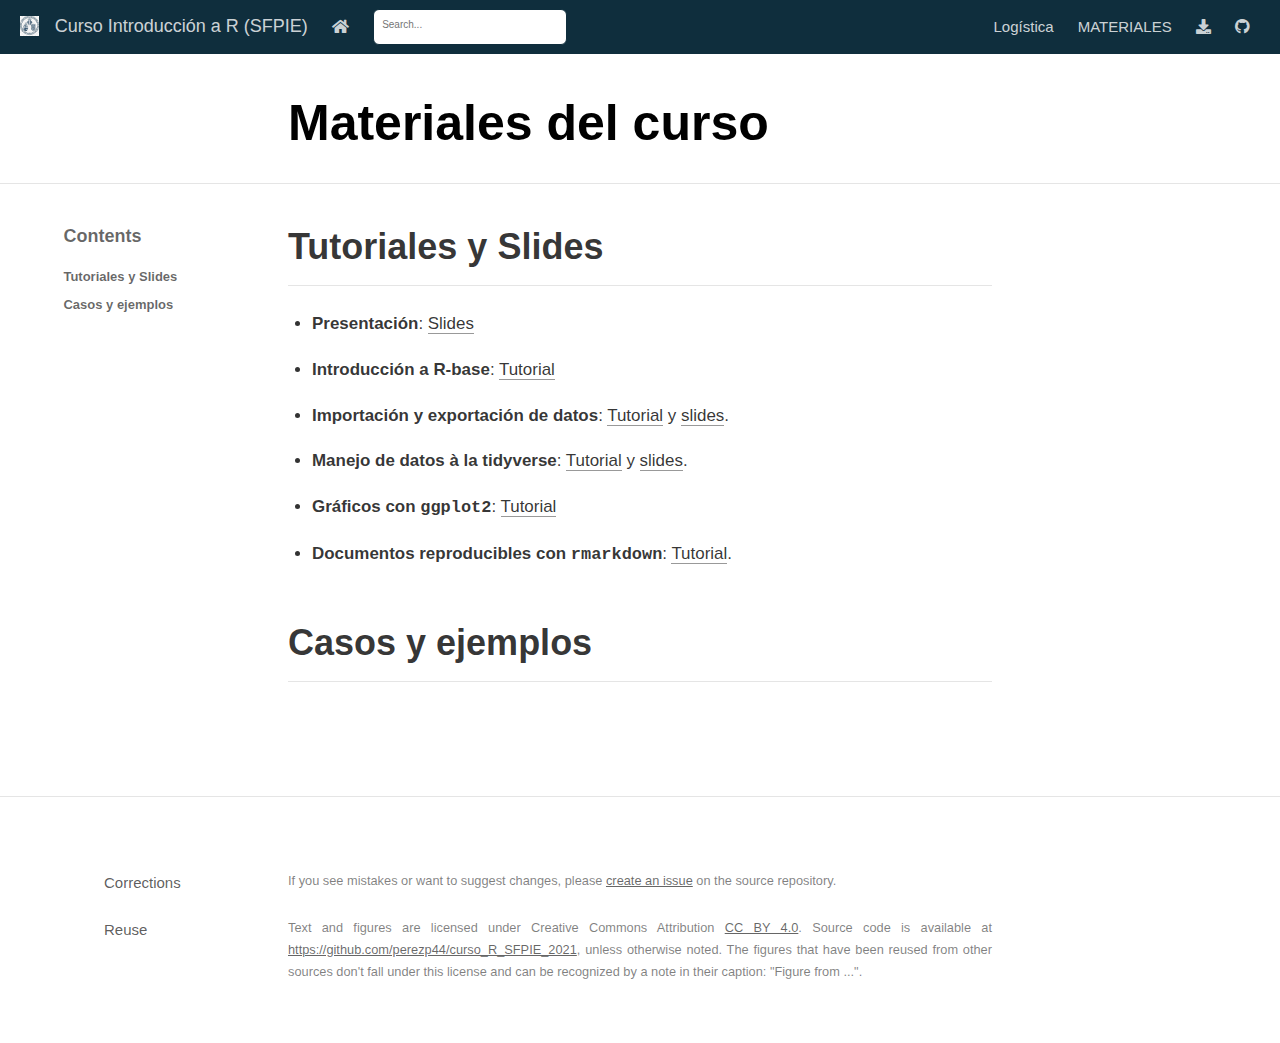
<file: docs/04-tutoriales.html>
<!DOCTYPE html>

<html xmlns="http://www.w3.org/1999/xhtml" lang="" xml:lang="">

<head>
  <meta charset="utf-8"/>
  <meta name="viewport" content="width=device-width, initial-scale=1"/>
  <meta http-equiv="X-UA-Compatible" content="IE=Edge,chrome=1"/>
  <meta name="generator" content="distill" />

  <style type="text/css">
  /* Hide doc at startup (prevent jankiness while JS renders/transforms) */
  body {
    visibility: hidden;
  }
  </style>

 <!--radix_placeholder_import_source-->
 <!--/radix_placeholder_import_source-->

<style type="text/css">code{white-space: pre;}</style>
<style type="text/css" data-origin="pandoc">
pre > code.sourceCode { white-space: pre; position: relative; }
pre > code.sourceCode > span { display: inline-block; line-height: 1.25; }
pre > code.sourceCode > span:empty { height: 1.2em; }
.sourceCode { overflow: visible; }
code.sourceCode > span { color: inherit; text-decoration: inherit; }
div.sourceCode { margin: 1em 0; }
pre.sourceCode { margin: 0; }
@media screen {
div.sourceCode { overflow: auto; }
}
@media print {
pre > code.sourceCode { white-space: pre-wrap; }
pre > code.sourceCode > span { text-indent: -5em; padding-left: 5em; }
}
pre.numberSource code
  { counter-reset: source-line 0; }
pre.numberSource code > span
  { position: relative; left: -4em; counter-increment: source-line; }
pre.numberSource code > span > a:first-child::before
  { content: counter(source-line);
    position: relative; left: -1em; text-align: right; vertical-align: baseline;
    border: none; display: inline-block;
    -webkit-touch-callout: none; -webkit-user-select: none;
    -khtml-user-select: none; -moz-user-select: none;
    -ms-user-select: none; user-select: none;
    padding: 0 4px; width: 4em;
    color: #aaaaaa;
  }
pre.numberSource { margin-left: 3em; border-left: 1px solid #aaaaaa;  padding-left: 4px; }
div.sourceCode
  {   }
@media screen {
pre > code.sourceCode > span > a:first-child::before { text-decoration: underline; }
}
code span.al { color: #ad0000; } /* Alert */
code span.an { color: #5e5e5e; } /* Annotation */
code span.at { } /* Attribute */
code span.bn { color: #ad0000; } /* BaseN */
code span.bu { } /* BuiltIn */
code span.cf { color: #007ba5; } /* ControlFlow */
code span.ch { color: #20794d; } /* Char */
code span.cn { color: #8f5902; } /* Constant */
code span.co { color: #5e5e5e; } /* Comment */
code span.cv { color: #5e5e5e; font-style: italic; } /* CommentVar */
code span.do { color: #5e5e5e; font-style: italic; } /* Documentation */
code span.dt { color: #ad0000; } /* DataType */
code span.dv { color: #ad0000; } /* DecVal */
code span.er { color: #ad0000; } /* Error */
code span.ex { } /* Extension */
code span.fl { color: #ad0000; } /* Float */
code span.fu { color: #4758ab; } /* Function */
code span.im { } /* Import */
code span.in { color: #5e5e5e; } /* Information */
code span.kw { color: #007ba5; } /* Keyword */
code span.op { color: #5e5e5e; } /* Operator */
code span.ot { color: #007ba5; } /* Other */
code span.pp { color: #ad0000; } /* Preprocessor */
code span.sc { color: #5e5e5e; } /* SpecialChar */
code span.ss { color: #20794d; } /* SpecialString */
code span.st { color: #20794d; } /* String */
code span.va { color: #111111; } /* Variable */
code span.vs { color: #20794d; } /* VerbatimString */
code span.wa { color: #5e5e5e; font-style: italic; } /* Warning */
</style>

  <!--radix_placeholder_meta_tags-->
  <title>Curso Introducción a R (SFPIE): Materiales del curso</title>


  <link rel="license" href="https://creativecommons.org/licenses/by/4.0/"/>
  <link rel="icon" type="image/vnd.microsoft.icon" href="imagenes/uv_favicon.ico"/>


  <!--  https://developers.facebook.com/docs/sharing/webmasters#markup -->
  <meta property="og:title" content="Curso Introducción a R (SFPIE): Materiales del curso"/>
  <meta property="og:type" content="article"/>
  <meta property="og:locale" content="en_US"/>
  <meta property="og:site_name" content="Curso Introducción a R (SFPIE)"/>

  <!--  https://dev.twitter.com/cards/types/summary -->
  <meta property="twitter:card" content="summary"/>
  <meta property="twitter:title" content="Curso Introducción a R (SFPIE): Materiales del curso"/>

  <!--/radix_placeholder_meta_tags-->
  <!--radix_placeholder_rmarkdown_metadata-->

  <script type="text/json" id="radix-rmarkdown-metadata">
  {"type":"list","attributes":{"names":{"type":"character","attributes":{},"value":["title","description"]}},"value":[{"type":"character","attributes":{},"value":["Materiales del curso"]},{"type":"NULL"}]}
  </script>
  <!--/radix_placeholder_rmarkdown_metadata-->
  <!--radix_placeholder_navigation_in_header-->
  <meta name="distill:offset" content=""/>

  <script type="application/javascript">

    window.headroom_prevent_pin = false;

    window.document.addEventListener("DOMContentLoaded", function (event) {

      // initialize headroom for banner
      var header = $('header').get(0);
      var headerHeight = header.offsetHeight;
      var headroom = new Headroom(header, {
        tolerance: 5,
        onPin : function() {
          if (window.headroom_prevent_pin) {
            window.headroom_prevent_pin = false;
            headroom.unpin();
          }
        }
      });
      headroom.init();
      if(window.location.hash)
        headroom.unpin();
      $(header).addClass('headroom--transition');

      // offset scroll location for banner on hash change
      // (see: https://github.com/WickyNilliams/headroom.js/issues/38)
      window.addEventListener("hashchange", function(event) {
        window.scrollTo(0, window.pageYOffset - (headerHeight + 25));
      });

      // responsive menu
      $('.distill-site-header').each(function(i, val) {
        var topnav = $(this);
        var toggle = topnav.find('.nav-toggle');
        toggle.on('click', function() {
          topnav.toggleClass('responsive');
        });
      });

      // nav dropdowns
      $('.nav-dropbtn').click(function(e) {
        $(this).next('.nav-dropdown-content').toggleClass('nav-dropdown-active');
        $(this).parent().siblings('.nav-dropdown')
           .children('.nav-dropdown-content').removeClass('nav-dropdown-active');
      });
      $("body").click(function(e){
        $('.nav-dropdown-content').removeClass('nav-dropdown-active');
      });
      $(".nav-dropdown").click(function(e){
        e.stopPropagation();
      });
    });
  </script>

  <style type="text/css">

  /* Theme (user-documented overrideables for nav appearance) */

  .distill-site-nav {
    color: rgba(255, 255, 255, 0.8);
    background-color: #0F2E3D;
    font-size: 15px;
    font-weight: 300;
  }

  .distill-site-nav a {
    color: inherit;
    text-decoration: none;
  }

  .distill-site-nav a:hover {
    color: white;
  }

  @media print {
    .distill-site-nav {
      display: none;
    }
  }

  .distill-site-header {

  }

  .distill-site-footer {

  }


  /* Site Header */

  .distill-site-header {
    width: 100%;
    box-sizing: border-box;
    z-index: 3;
  }

  .distill-site-header .nav-left {
    display: inline-block;
    margin-left: 8px;
  }

  @media screen and (max-width: 768px) {
    .distill-site-header .nav-left {
      margin-left: 0;
    }
  }


  .distill-site-header .nav-right {
    float: right;
    margin-right: 8px;
  }

  .distill-site-header a,
  .distill-site-header .title {
    display: inline-block;
    text-align: center;
    padding: 14px 10px 14px 10px;
  }

  .distill-site-header .title {
    font-size: 18px;
    min-width: 150px;
  }

  .distill-site-header .logo {
    padding: 0;
  }

  .distill-site-header .logo img {
    display: none;
    max-height: 20px;
    width: auto;
    margin-bottom: -4px;
  }

  .distill-site-header .nav-image img {
    max-height: 18px;
    width: auto;
    display: inline-block;
    margin-bottom: -3px;
  }



  @media screen and (min-width: 1000px) {
    .distill-site-header .logo img {
      display: inline-block;
    }
    .distill-site-header .nav-left {
      margin-left: 20px;
    }
    .distill-site-header .nav-right {
      margin-right: 20px;
    }
    .distill-site-header .title {
      padding-left: 12px;
    }
  }


  .distill-site-header .nav-toggle {
    display: none;
  }

  .nav-dropdown {
    display: inline-block;
    position: relative;
  }

  .nav-dropdown .nav-dropbtn {
    border: none;
    outline: none;
    color: rgba(255, 255, 255, 0.8);
    padding: 16px 10px;
    background-color: transparent;
    font-family: inherit;
    font-size: inherit;
    font-weight: inherit;
    margin: 0;
    margin-top: 1px;
    z-index: 2;
  }

  .nav-dropdown-content {
    display: none;
    position: absolute;
    background-color: white;
    min-width: 200px;
    border: 1px solid rgba(0,0,0,0.15);
    border-radius: 4px;
    box-shadow: 0px 8px 16px 0px rgba(0,0,0,0.1);
    z-index: 1;
    margin-top: 2px;
    white-space: nowrap;
    padding-top: 4px;
    padding-bottom: 4px;
  }

  .nav-dropdown-content hr {
    margin-top: 4px;
    margin-bottom: 4px;
    border: none;
    border-bottom: 1px solid rgba(0, 0, 0, 0.1);
  }

  .nav-dropdown-active {
    display: block;
  }

  .nav-dropdown-content a, .nav-dropdown-content .nav-dropdown-header {
    color: black;
    padding: 6px 24px;
    text-decoration: none;
    display: block;
    text-align: left;
  }

  .nav-dropdown-content .nav-dropdown-header {
    display: block;
    padding: 5px 24px;
    padding-bottom: 0;
    text-transform: uppercase;
    font-size: 14px;
    color: #999999;
    white-space: nowrap;
  }

  .nav-dropdown:hover .nav-dropbtn {
    color: white;
  }

  .nav-dropdown-content a:hover {
    background-color: #ddd;
    color: black;
  }

  .nav-right .nav-dropdown-content {
    margin-left: -45%;
    right: 0;
  }

  @media screen and (max-width: 768px) {
    .distill-site-header a, .distill-site-header .nav-dropdown  {display: none;}
    .distill-site-header a.nav-toggle {
      float: right;
      display: block;
    }
    .distill-site-header .title {
      margin-left: 0;
    }
    .distill-site-header .nav-right {
      margin-right: 0;
    }
    .distill-site-header {
      overflow: hidden;
    }
    .nav-right .nav-dropdown-content {
      margin-left: 0;
    }
  }


  @media screen and (max-width: 768px) {
    .distill-site-header.responsive {position: relative; min-height: 500px; }
    .distill-site-header.responsive a.nav-toggle {
      position: absolute;
      right: 0;
      top: 0;
    }
    .distill-site-header.responsive a,
    .distill-site-header.responsive .nav-dropdown {
      display: block;
      text-align: left;
    }
    .distill-site-header.responsive .nav-left,
    .distill-site-header.responsive .nav-right {
      width: 100%;
    }
    .distill-site-header.responsive .nav-dropdown {float: none;}
    .distill-site-header.responsive .nav-dropdown-content {position: relative;}
    .distill-site-header.responsive .nav-dropdown .nav-dropbtn {
      display: block;
      width: 100%;
      text-align: left;
    }
  }

  /* Site Footer */

  .distill-site-footer {
    width: 100%;
    overflow: hidden;
    box-sizing: border-box;
    z-index: 3;
    margin-top: 30px;
    padding-top: 30px;
    padding-bottom: 30px;
    text-align: center;
  }

  /* Headroom */

  d-title {
    padding-top: 6rem;
  }

  @media print {
    d-title {
      padding-top: 4rem;
    }
  }

  .headroom {
    z-index: 1000;
    position: fixed;
    top: 0;
    left: 0;
    right: 0;
  }

  .headroom--transition {
    transition: all .4s ease-in-out;
  }

  .headroom--unpinned {
    top: -100px;
  }

  .headroom--pinned {
    top: 0;
  }

  /* adjust viewport for navbar height */
  /* helps vertically center bootstrap (non-distill) content */
  .min-vh-100 {
    min-height: calc(100vh - 100px) !important;
  }

  </style>

  <script src="site_libs/jquery-1.11.3/jquery.min.js"></script>
  <link href="site_libs/font-awesome-5.1.0/css/all.css" rel="stylesheet"/>
  <link href="site_libs/font-awesome-5.1.0/css/v4-shims.css" rel="stylesheet"/>
  <script src="site_libs/headroom-0.9.4/headroom.min.js"></script>
  <script src="site_libs/autocomplete-0.37.1/autocomplete.min.js"></script>
  <script src="site_libs/fuse-6.4.1/fuse.min.js"></script>

  <script type="application/javascript">

  function getMeta(metaName) {
    var metas = document.getElementsByTagName('meta');
    for (let i = 0; i < metas.length; i++) {
      if (metas[i].getAttribute('name') === metaName) {
        return metas[i].getAttribute('content');
      }
    }
    return '';
  }

  function offsetURL(url) {
    var offset = getMeta('distill:offset');
    return offset ? offset + '/' + url : url;
  }

  function createFuseIndex() {

    // create fuse index
    var options = {
      keys: [
        { name: 'title', weight: 20 },
        { name: 'categories', weight: 15 },
        { name: 'description', weight: 10 },
        { name: 'contents', weight: 5 },
      ],
      ignoreLocation: true,
      threshold: 0
    };
    var fuse = new window.Fuse([], options);

    // fetch the main search.json
    return fetch(offsetURL('search.json'))
      .then(function(response) {
        if (response.status == 200) {
          return response.json().then(function(json) {
            // index main articles
            json.articles.forEach(function(article) {
              fuse.add(article);
            });
            // download collections and index their articles
            return Promise.all(json.collections.map(function(collection) {
              return fetch(offsetURL(collection)).then(function(response) {
                if (response.status === 200) {
                  return response.json().then(function(articles) {
                    articles.forEach(function(article) {
                      fuse.add(article);
                    });
                  })
                } else {
                  return Promise.reject(
                    new Error('Unexpected status from search index request: ' +
                              response.status)
                  );
                }
              });
            })).then(function() {
              return fuse;
            });
          });

        } else {
          return Promise.reject(
            new Error('Unexpected status from search index request: ' +
                        response.status)
          );
        }
      });
  }

  window.document.addEventListener("DOMContentLoaded", function (event) {

    // get search element (bail if we don't have one)
    var searchEl = window.document.getElementById('distill-search');
    if (!searchEl)
      return;

    createFuseIndex()
      .then(function(fuse) {

        // make search box visible
        searchEl.classList.remove('hidden');

        // initialize autocomplete
        var options = {
          autoselect: true,
          hint: false,
          minLength: 2,
        };
        window.autocomplete(searchEl, options, [{
          source: function(query, callback) {
            const searchOptions = {
              isCaseSensitive: false,
              shouldSort: true,
              minMatchCharLength: 2,
              limit: 10,
            };
            var results = fuse.search(query, searchOptions);
            callback(results
              .map(function(result) { return result.item; })
            );
          },
          templates: {
            suggestion: function(suggestion) {
              var img = suggestion.preview && Object.keys(suggestion.preview).length > 0
                ? `<img src="${offsetURL(suggestion.preview)}"</img>`
                : '';
              var html = `
                <div class="search-item">
                  <h3>${suggestion.title}</h3>
                  <div class="search-item-description">
                    ${suggestion.description || ''}
                  </div>
                  <div class="search-item-preview">
                    ${img}
                  </div>
                </div>
              `;
              return html;
            }
          }
        }]).on('autocomplete:selected', function(event, suggestion) {
          window.location.href = offsetURL(suggestion.path);
        });
        // remove inline display style on autocompleter (we want to
        // manage responsive display via css)
        $('.algolia-autocomplete').css("display", "");
      })
      .catch(function(error) {
        console.log(error);
      });

  });

  </script>

  <style type="text/css">

  .nav-search {
    font-size: x-small;
  }

  /* Algolioa Autocomplete */

  .algolia-autocomplete {
    display: inline-block;
    margin-left: 10px;
    vertical-align: sub;
    background-color: white;
    color: black;
    padding: 6px;
    padding-top: 8px;
    padding-bottom: 0;
    border-radius: 6px;
    border: 1px #0F2E3D solid;
    width: 180px;
  }


  @media screen and (max-width: 768px) {
    .distill-site-nav .algolia-autocomplete {
      display: none;
      visibility: hidden;
    }
    .distill-site-nav.responsive .algolia-autocomplete {
      display: inline-block;
      visibility: visible;
    }
    .distill-site-nav.responsive .algolia-autocomplete .aa-dropdown-menu {
      margin-left: 0;
      width: 400px;
      max-height: 400px;
    }
  }

  .algolia-autocomplete .aa-input, .algolia-autocomplete .aa-hint {
    width: 90%;
    outline: none;
    border: none;
  }

  .algolia-autocomplete .aa-hint {
    color: #999;
  }
  .algolia-autocomplete .aa-dropdown-menu {
    width: 550px;
    max-height: 70vh;
    overflow-x: visible;
    overflow-y: scroll;
    padding: 5px;
    margin-top: 3px;
    margin-left: -150px;
    background-color: #fff;
    border-radius: 5px;
    border: 1px solid #999;
    border-top: none;
  }

  .algolia-autocomplete .aa-dropdown-menu .aa-suggestion {
    cursor: pointer;
    padding: 5px 4px;
    border-bottom: 1px solid #eee;
  }

  .algolia-autocomplete .aa-dropdown-menu .aa-suggestion:last-of-type {
    border-bottom: none;
    margin-bottom: 2px;
  }

  .algolia-autocomplete .aa-dropdown-menu .aa-suggestion .search-item {
    overflow: hidden;
    font-size: 0.8em;
    line-height: 1.4em;
  }

  .algolia-autocomplete .aa-dropdown-menu .aa-suggestion .search-item h3 {
    font-size: 1rem;
    margin-block-start: 0;
    margin-block-end: 5px;
  }

  .algolia-autocomplete .aa-dropdown-menu .aa-suggestion .search-item-description {
    display: inline-block;
    overflow: hidden;
    height: 2.8em;
    width: 80%;
    margin-right: 4%;
  }

  .algolia-autocomplete .aa-dropdown-menu .aa-suggestion .search-item-preview {
    display: inline-block;
    width: 15%;
  }

  .algolia-autocomplete .aa-dropdown-menu .aa-suggestion .search-item-preview img {
    height: 3em;
    width: auto;
    display: none;
  }

  .algolia-autocomplete .aa-dropdown-menu .aa-suggestion .search-item-preview img[src] {
    display: initial;
  }

  .algolia-autocomplete .aa-dropdown-menu .aa-suggestion.aa-cursor {
    background-color: #eee;
  }
  .algolia-autocomplete .aa-dropdown-menu .aa-suggestion em {
    font-weight: bold;
    font-style: normal;
  }

  </style>


  <!--/radix_placeholder_navigation_in_header-->
  <!--radix_placeholder_distill-->

  <style type="text/css">

  body {
    background-color: white;
  }

  .pandoc-table {
    width: 100%;
  }

  .pandoc-table>caption {
    margin-bottom: 10px;
  }

  .pandoc-table th:not([align]) {
    text-align: left;
  }

  .pagedtable-footer {
    font-size: 15px;
  }

  d-byline .byline {
    grid-template-columns: 2fr 2fr;
  }

  d-byline .byline h3 {
    margin-block-start: 1.5em;
  }

  d-byline .byline .authors-affiliations h3 {
    margin-block-start: 0.5em;
  }

  .authors-affiliations .orcid-id {
    width: 16px;
    height:16px;
    margin-left: 4px;
    margin-right: 4px;
    vertical-align: middle;
    padding-bottom: 2px;
  }

  d-title .dt-tags {
    margin-top: 1em;
    grid-column: text;
  }

  .dt-tags .dt-tag {
    text-decoration: none;
    display: inline-block;
    color: rgba(0,0,0,0.6);
    padding: 0em 0.4em;
    margin-right: 0.5em;
    margin-bottom: 0.4em;
    font-size: 70%;
    border: 1px solid rgba(0,0,0,0.2);
    border-radius: 3px;
    text-transform: uppercase;
    font-weight: 500;
  }

  d-article table.gt_table td,
  d-article table.gt_table th {
    border-bottom: none;
  }

  .html-widget {
    margin-bottom: 2.0em;
  }

  .l-screen-inset {
    padding-right: 16px;
  }

  .l-screen .caption {
    margin-left: 10px;
  }

  .shaded {
    background: rgb(247, 247, 247);
    padding-top: 20px;
    padding-bottom: 20px;
    border-top: 1px solid rgba(0, 0, 0, 0.1);
    border-bottom: 1px solid rgba(0, 0, 0, 0.1);
  }

  .shaded .html-widget {
    margin-bottom: 0;
    border: 1px solid rgba(0, 0, 0, 0.1);
  }

  .shaded .shaded-content {
    background: white;
  }

  .text-output {
    margin-top: 0;
    line-height: 1.5em;
  }

  .hidden {
    display: none !important;
  }

  d-article {
    padding-top: 2.5rem;
    padding-bottom: 30px;
  }

  d-appendix {
    padding-top: 30px;
  }

  d-article>p>img {
    width: 100%;
  }

  d-article h2 {
    margin: 1rem 0 1.5rem 0;
  }

  d-article h3 {
    margin-top: 1.5rem;
  }

  d-article iframe {
    border: 1px solid rgba(0, 0, 0, 0.1);
    margin-bottom: 2.0em;
    width: 100%;
  }

  /* Tweak code blocks */

  d-article div.sourceCode code,
  d-article pre code {
    font-family: Consolas, Monaco, 'Andale Mono', 'Ubuntu Mono', monospace;
  }

  d-article pre,
  d-article div.sourceCode,
  d-article div.sourceCode pre {
    overflow: auto;
  }

  d-article div.sourceCode {
    background-color: white;
  }

  d-article div.sourceCode pre {
    padding-left: 10px;
    font-size: 12px;
    border-left: 2px solid rgba(0,0,0,0.1);
  }

  d-article pre {
    font-size: 12px;
    color: black;
    background: none;
    margin-top: 0;
    text-align: left;
    white-space: pre;
    word-spacing: normal;
    word-break: normal;
    word-wrap: normal;
    line-height: 1.5;

    -moz-tab-size: 4;
    -o-tab-size: 4;
    tab-size: 4;

    -webkit-hyphens: none;
    -moz-hyphens: none;
    -ms-hyphens: none;
    hyphens: none;
  }

  d-article pre a {
    border-bottom: none;
  }

  d-article pre a:hover {
    border-bottom: none;
    text-decoration: underline;
  }

  d-article details {
    grid-column: text;
    margin-bottom: 0.8em;
  }

  @media(min-width: 768px) {

  d-article pre,
  d-article div.sourceCode,
  d-article div.sourceCode pre {
    overflow: visible !important;
  }

  d-article div.sourceCode pre {
    padding-left: 18px;
    font-size: 14px;
  }

  d-article pre {
    font-size: 14px;
  }

  }

  figure img.external {
    background: white;
    border: 1px solid rgba(0, 0, 0, 0.1);
    box-shadow: 0 1px 8px rgba(0, 0, 0, 0.1);
    padding: 18px;
    box-sizing: border-box;
  }

  /* CSS for d-contents */

  .d-contents {
    grid-column: text;
    color: rgba(0,0,0,0.8);
    font-size: 0.9em;
    padding-bottom: 1em;
    margin-bottom: 1em;
    padding-bottom: 0.5em;
    margin-bottom: 1em;
    padding-left: 0.25em;
    justify-self: start;
  }

  @media(min-width: 1000px) {
    .d-contents.d-contents-float {
      height: 0;
      grid-column-start: 1;
      grid-column-end: 4;
      justify-self: center;
      padding-right: 3em;
      padding-left: 2em;
    }
  }

  .d-contents nav h3 {
    font-size: 18px;
    margin-top: 0;
    margin-bottom: 1em;
  }

  .d-contents li {
    list-style-type: none
  }

  .d-contents nav > ul {
    padding-left: 0;
  }

  .d-contents ul {
    padding-left: 1em
  }

  .d-contents nav ul li {
    margin-top: 0.6em;
    margin-bottom: 0.2em;
  }

  .d-contents nav a {
    font-size: 13px;
    border-bottom: none;
    text-decoration: none
    color: rgba(0, 0, 0, 0.8);
  }

  .d-contents nav a:hover {
    text-decoration: underline solid rgba(0, 0, 0, 0.6)
  }

  .d-contents nav > ul > li > a {
    font-weight: 600;
  }

  .d-contents nav > ul > li > ul {
    font-weight: inherit;
  }

  .d-contents nav > ul > li > ul > li {
    margin-top: 0.2em;
  }


  .d-contents nav ul {
    margin-top: 0;
    margin-bottom: 0.25em;
  }

  .d-article-with-toc h2:nth-child(2) {
    margin-top: 0;
  }


  /* Figure */

  .figure {
    position: relative;
    margin-bottom: 2.5em;
    margin-top: 1.5em;
  }

  .figure img {
    width: 100%;
  }

  .figure .caption {
    color: rgba(0, 0, 0, 0.6);
    font-size: 12px;
    line-height: 1.5em;
  }

  .figure img.external {
    background: white;
    border: 1px solid rgba(0, 0, 0, 0.1);
    box-shadow: 0 1px 8px rgba(0, 0, 0, 0.1);
    padding: 18px;
    box-sizing: border-box;
  }

  .figure .caption a {
    color: rgba(0, 0, 0, 0.6);
  }

  .figure .caption b,
  .figure .caption strong, {
    font-weight: 600;
    color: rgba(0, 0, 0, 1.0);
  }

  /* Citations */

  d-article .citation {
    color: inherit;
    cursor: inherit;
  }

  div.hanging-indent{
    margin-left: 1em; text-indent: -1em;
  }

  /* Citation hover box */

  .tippy-box[data-theme~=light-border] {
    background-color: rgba(250, 250, 250, 0.95);
  }

  .tippy-content > p {
    margin-bottom: 0;
    padding: 2px;
  }


  /* Tweak 1000px media break to show more text */

  @media(min-width: 1000px) {
    .base-grid,
    distill-header,
    d-title,
    d-abstract,
    d-article,
    d-appendix,
    distill-appendix,
    d-byline,
    d-footnote-list,
    d-citation-list,
    distill-footer {
      grid-template-columns: [screen-start] 1fr [page-start kicker-start] 80px [middle-start] 50px [text-start kicker-end] 65px 65px 65px 65px 65px 65px 65px 65px [text-end gutter-start] 65px [middle-end] 65px [page-end gutter-end] 1fr [screen-end];
      grid-column-gap: 16px;
    }

    .grid {
      grid-column-gap: 16px;
    }

    d-article {
      font-size: 1.06rem;
      line-height: 1.7em;
    }
    figure .caption, .figure .caption, figure figcaption {
      font-size: 13px;
    }
  }

  @media(min-width: 1180px) {
    .base-grid,
    distill-header,
    d-title,
    d-abstract,
    d-article,
    d-appendix,
    distill-appendix,
    d-byline,
    d-footnote-list,
    d-citation-list,
    distill-footer {
      grid-template-columns: [screen-start] 1fr [page-start kicker-start] 60px [middle-start] 60px [text-start kicker-end] 60px 60px 60px 60px 60px 60px 60px 60px [text-end gutter-start] 60px [middle-end] 60px [page-end gutter-end] 1fr [screen-end];
      grid-column-gap: 32px;
    }

    .grid {
      grid-column-gap: 32px;
    }
  }


  /* Get the citation styles for the appendix (not auto-injected on render since
     we do our own rendering of the citation appendix) */

  d-appendix .citation-appendix,
  .d-appendix .citation-appendix {
    font-size: 11px;
    line-height: 15px;
    border-left: 1px solid rgba(0, 0, 0, 0.1);
    padding-left: 18px;
    border: 1px solid rgba(0,0,0,0.1);
    background: rgba(0, 0, 0, 0.02);
    padding: 10px 18px;
    border-radius: 3px;
    color: rgba(150, 150, 150, 1);
    overflow: hidden;
    margin-top: -12px;
    white-space: pre-wrap;
    word-wrap: break-word;
  }

  /* Include appendix styles here so they can be overridden */

  d-appendix {
    contain: layout style;
    font-size: 0.8em;
    line-height: 1.7em;
    margin-top: 60px;
    margin-bottom: 0;
    border-top: 1px solid rgba(0, 0, 0, 0.1);
    color: rgba(0,0,0,0.5);
    padding-top: 60px;
    padding-bottom: 48px;
  }

  d-appendix h3 {
    grid-column: page-start / text-start;
    font-size: 15px;
    font-weight: 500;
    margin-top: 1em;
    margin-bottom: 0;
    color: rgba(0,0,0,0.65);
  }

  d-appendix h3 + * {
    margin-top: 1em;
  }

  d-appendix ol {
    padding: 0 0 0 15px;
  }

  @media (min-width: 768px) {
    d-appendix ol {
      padding: 0 0 0 30px;
      margin-left: -30px;
    }
  }

  d-appendix li {
    margin-bottom: 1em;
  }

  d-appendix a {
    color: rgba(0, 0, 0, 0.6);
  }

  d-appendix > * {
    grid-column: text;
  }

  d-appendix > d-footnote-list,
  d-appendix > d-citation-list,
  d-appendix > distill-appendix {
    grid-column: screen;
  }

  /* Include footnote styles here so they can be overridden */

  d-footnote-list {
    contain: layout style;
  }

  d-footnote-list > * {
    grid-column: text;
  }

  d-footnote-list a.footnote-backlink {
    color: rgba(0,0,0,0.3);
    padding-left: 0.5em;
  }



  /* Anchor.js */

  .anchorjs-link {
    /*transition: all .25s linear; */
    text-decoration: none;
    border-bottom: none;
  }
  *:hover > .anchorjs-link {
    margin-left: -1.125em !important;
    text-decoration: none;
    border-bottom: none;
  }

  /* Social footer */

  .social_footer {
    margin-top: 30px;
    margin-bottom: 0;
    color: rgba(0,0,0,0.67);
  }

  .disqus-comments {
    margin-right: 30px;
  }

  .disqus-comment-count {
    border-bottom: 1px solid rgba(0, 0, 0, 0.4);
    cursor: pointer;
  }

  #disqus_thread {
    margin-top: 30px;
  }

  .article-sharing a {
    border-bottom: none;
    margin-right: 8px;
  }

  .article-sharing a:hover {
    border-bottom: none;
  }

  .sidebar-section.subscribe {
    font-size: 12px;
    line-height: 1.6em;
  }

  .subscribe p {
    margin-bottom: 0.5em;
  }


  .article-footer .subscribe {
    font-size: 15px;
    margin-top: 45px;
  }


  .sidebar-section.custom {
    font-size: 12px;
    line-height: 1.6em;
  }

  .custom p {
    margin-bottom: 0.5em;
  }

  /* Styles for listing layout (hide title) */
  .layout-listing d-title, .layout-listing .d-title {
    display: none;
  }

  /* Styles for posts lists (not auto-injected) */


  .posts-with-sidebar {
    padding-left: 45px;
    padding-right: 45px;
  }

  .posts-list .description h2,
  .posts-list .description p {
    font-family: -apple-system, BlinkMacSystemFont, "Segoe UI", Roboto, Oxygen, Ubuntu, Cantarell, "Fira Sans", "Droid Sans", "Helvetica Neue", Arial, sans-serif;
  }

  .posts-list .description h2 {
    font-weight: 700;
    border-bottom: none;
    padding-bottom: 0;
  }

  .posts-list h2.post-tag {
    border-bottom: 1px solid rgba(0, 0, 0, 0.2);
    padding-bottom: 12px;
  }
  .posts-list {
    margin-top: 60px;
    margin-bottom: 24px;
  }

  .posts-list .post-preview {
    text-decoration: none;
    overflow: hidden;
    display: block;
    border-bottom: 1px solid rgba(0, 0, 0, 0.1);
    padding: 24px 0;
  }

  .post-preview-last {
    border-bottom: none !important;
  }

  .posts-list .posts-list-caption {
    grid-column: screen;
    font-weight: 400;
  }

  .posts-list .post-preview h2 {
    margin: 0 0 6px 0;
    line-height: 1.2em;
    font-style: normal;
    font-size: 24px;
  }

  .posts-list .post-preview p {
    margin: 0 0 12px 0;
    line-height: 1.4em;
    font-size: 16px;
  }

  .posts-list .post-preview .thumbnail {
    box-sizing: border-box;
    margin-bottom: 24px;
    position: relative;
    max-width: 500px;
  }
  .posts-list .post-preview img {
    width: 100%;
    display: block;
  }

  .posts-list .metadata {
    font-size: 12px;
    line-height: 1.4em;
    margin-bottom: 18px;
  }

  .posts-list .metadata > * {
    display: inline-block;
  }

  .posts-list .metadata .publishedDate {
    margin-right: 2em;
  }

  .posts-list .metadata .dt-authors {
    display: block;
    margin-top: 0.3em;
    margin-right: 2em;
  }

  .posts-list .dt-tags {
    display: block;
    line-height: 1em;
  }

  .posts-list .dt-tags .dt-tag {
    display: inline-block;
    color: rgba(0,0,0,0.6);
    padding: 0.3em 0.4em;
    margin-right: 0.2em;
    margin-bottom: 0.4em;
    font-size: 60%;
    border: 1px solid rgba(0,0,0,0.2);
    border-radius: 3px;
    text-transform: uppercase;
    font-weight: 500;
  }

  .posts-list img {
    opacity: 1;
  }

  .posts-list img[data-src] {
    opacity: 0;
  }

  .posts-more {
    clear: both;
  }


  .posts-sidebar {
    font-size: 16px;
  }

  .posts-sidebar h3 {
    font-size: 16px;
    margin-top: 0;
    margin-bottom: 0.5em;
    font-weight: 400;
    text-transform: uppercase;
  }

  .sidebar-section {
    margin-bottom: 30px;
  }

  .categories ul {
    list-style-type: none;
    margin: 0;
    padding: 0;
  }

  .categories li {
    color: rgba(0, 0, 0, 0.8);
    margin-bottom: 0;
  }

  .categories li>a {
    border-bottom: none;
  }

  .categories li>a:hover {
    border-bottom: 1px solid rgba(0, 0, 0, 0.4);
  }

  .categories .active {
    font-weight: 600;
  }

  .categories .category-count {
    color: rgba(0, 0, 0, 0.4);
  }


  @media(min-width: 768px) {
    .posts-list .post-preview h2 {
      font-size: 26px;
    }
    .posts-list .post-preview .thumbnail {
      float: right;
      width: 30%;
      margin-bottom: 0;
    }
    .posts-list .post-preview .description {
      float: left;
      width: 45%;
    }
    .posts-list .post-preview .metadata {
      float: left;
      width: 20%;
      margin-top: 8px;
    }
    .posts-list .post-preview p {
      margin: 0 0 12px 0;
      line-height: 1.5em;
      font-size: 16px;
    }
    .posts-with-sidebar .posts-list {
      float: left;
      width: 75%;
    }
    .posts-with-sidebar .posts-sidebar {
      float: right;
      width: 20%;
      margin-top: 60px;
      padding-top: 24px;
      padding-bottom: 24px;
    }
  }


  /* Improve display for browsers without grid (IE/Edge <= 15) */

  .downlevel {
    line-height: 1.6em;
    font-family: -apple-system, BlinkMacSystemFont, "Segoe UI", Roboto, Oxygen, Ubuntu, Cantarell, "Fira Sans", "Droid Sans", "Helvetica Neue", Arial, sans-serif;
    margin: 0;
  }

  .downlevel .d-title {
    padding-top: 6rem;
    padding-bottom: 1.5rem;
  }

  .downlevel .d-title h1 {
    font-size: 50px;
    font-weight: 700;
    line-height: 1.1em;
    margin: 0 0 0.5rem;
  }

  .downlevel .d-title p {
    font-weight: 300;
    font-size: 1.2rem;
    line-height: 1.55em;
    margin-top: 0;
  }

  .downlevel .d-byline {
    padding-top: 0.8em;
    padding-bottom: 0.8em;
    font-size: 0.8rem;
    line-height: 1.8em;
  }

  .downlevel .section-separator {
    border: none;
    border-top: 1px solid rgba(0, 0, 0, 0.1);
  }

  .downlevel .d-article {
    font-size: 1.06rem;
    line-height: 1.7em;
    padding-top: 1rem;
    padding-bottom: 2rem;
  }


  .downlevel .d-appendix {
    padding-left: 0;
    padding-right: 0;
    max-width: none;
    font-size: 0.8em;
    line-height: 1.7em;
    margin-bottom: 0;
    color: rgba(0,0,0,0.5);
    padding-top: 40px;
    padding-bottom: 48px;
  }

  .downlevel .footnotes ol {
    padding-left: 13px;
  }

  .downlevel .base-grid,
  .downlevel .distill-header,
  .downlevel .d-title,
  .downlevel .d-abstract,
  .downlevel .d-article,
  .downlevel .d-appendix,
  .downlevel .distill-appendix,
  .downlevel .d-byline,
  .downlevel .d-footnote-list,
  .downlevel .d-citation-list,
  .downlevel .distill-footer,
  .downlevel .appendix-bottom,
  .downlevel .posts-container {
    padding-left: 40px;
    padding-right: 40px;
  }

  @media(min-width: 768px) {
    .downlevel .base-grid,
    .downlevel .distill-header,
    .downlevel .d-title,
    .downlevel .d-abstract,
    .downlevel .d-article,
    .downlevel .d-appendix,
    .downlevel .distill-appendix,
    .downlevel .d-byline,
    .downlevel .d-footnote-list,
    .downlevel .d-citation-list,
    .downlevel .distill-footer,
    .downlevel .appendix-bottom,
    .downlevel .posts-container {
    padding-left: 150px;
    padding-right: 150px;
    max-width: 900px;
  }
  }

  .downlevel pre code {
    display: block;
    border-left: 2px solid rgba(0, 0, 0, .1);
    padding: 0 0 0 20px;
    font-size: 14px;
  }

  .downlevel code, .downlevel pre {
    color: black;
    background: none;
    font-family: Consolas, Monaco, 'Andale Mono', 'Ubuntu Mono', monospace;
    text-align: left;
    white-space: pre;
    word-spacing: normal;
    word-break: normal;
    word-wrap: normal;
    line-height: 1.5;

    -moz-tab-size: 4;
    -o-tab-size: 4;
    tab-size: 4;

    -webkit-hyphens: none;
    -moz-hyphens: none;
    -ms-hyphens: none;
    hyphens: none;
  }

  .downlevel .posts-list .post-preview {
    color: inherit;
  }



  </style>

  <script type="application/javascript">

  function is_downlevel_browser() {
    if (bowser.isUnsupportedBrowser({ msie: "12", msedge: "16"},
                                   window.navigator.userAgent)) {
      return true;
    } else {
      return window.load_distill_framework === undefined;
    }
  }

  // show body when load is complete
  function on_load_complete() {

    // add anchors
    if (window.anchors) {
      window.anchors.options.placement = 'left';
      window.anchors.add('d-article > h2, d-article > h3, d-article > h4, d-article > h5');
    }


    // set body to visible
    document.body.style.visibility = 'visible';

    // force redraw for leaflet widgets
    if (window.HTMLWidgets) {
      var maps = window.HTMLWidgets.findAll(".leaflet");
      $.each(maps, function(i, el) {
        var map = this.getMap();
        map.invalidateSize();
        map.eachLayer(function(layer) {
          if (layer instanceof L.TileLayer)
            layer.redraw();
        });
      });
    }

    // trigger 'shown' so htmlwidgets resize
    $('d-article').trigger('shown');
  }

  function init_distill() {

    init_common();

    // create front matter
    var front_matter = $('<d-front-matter></d-front-matter>');
    $('#distill-front-matter').wrap(front_matter);

    // create d-title
    $('.d-title').changeElementType('d-title');

    // create d-byline
    var byline = $('<d-byline></d-byline>');
    $('.d-byline').replaceWith(byline);

    // create d-article
    var article = $('<d-article></d-article>');
    $('.d-article').wrap(article).children().unwrap();

    // move posts container into article
    $('.posts-container').appendTo($('d-article'));

    // create d-appendix
    $('.d-appendix').changeElementType('d-appendix');

    // flag indicating that we have appendix items
    var appendix = $('.appendix-bottom').children('h3').length > 0;

    // replace footnotes with <d-footnote>
    $('.footnote-ref').each(function(i, val) {
      appendix = true;
      var href = $(this).attr('href');
      var id = href.replace('#', '');
      var fn = $('#' + id);
      var fn_p = $('#' + id + '>p');
      fn_p.find('.footnote-back').remove();
      var text = fn_p.html();
      var dtfn = $('<d-footnote></d-footnote>');
      dtfn.html(text);
      $(this).replaceWith(dtfn);
    });
    // remove footnotes
    $('.footnotes').remove();

    // move refs into #references-listing
    $('#references-listing').replaceWith($('#refs'));

    $('h1.appendix, h2.appendix').each(function(i, val) {
      $(this).changeElementType('h3');
    });
    $('h3.appendix').each(function(i, val) {
      var id = $(this).attr('id');
      $('.d-contents a[href="#' + id + '"]').parent().remove();
      appendix = true;
      $(this).nextUntil($('h1, h2, h3')).addBack().appendTo($('d-appendix'));
    });

    // show d-appendix if we have appendix content
    $("d-appendix").css('display', appendix ? 'grid' : 'none');

    // localize layout chunks to just output
    $('.layout-chunk').each(function(i, val) {

      // capture layout
      var layout = $(this).attr('data-layout');

      // apply layout to markdown level block elements
      var elements = $(this).children().not('details, div.sourceCode, pre, script');
      elements.each(function(i, el) {
        var layout_div = $('<div class="' + layout + '"></div>');
        if (layout_div.hasClass('shaded')) {
          var shaded_content = $('<div class="shaded-content"></div>');
          $(this).wrap(shaded_content);
          $(this).parent().wrap(layout_div);
        } else {
          $(this).wrap(layout_div);
        }
      });


      // unwrap the layout-chunk div
      $(this).children().unwrap();
    });

    // remove code block used to force  highlighting css
    $('.distill-force-highlighting-css').parent().remove();

    // remove empty line numbers inserted by pandoc when using a
    // custom syntax highlighting theme
    $('code.sourceCode a:empty').remove();

    // load distill framework
    load_distill_framework();

    // wait for window.distillRunlevel == 4 to do post processing
    function distill_post_process() {

      if (!window.distillRunlevel || window.distillRunlevel < 4)
        return;

      // hide author/affiliations entirely if we have no authors
      var front_matter = JSON.parse($("#distill-front-matter").html());
      var have_authors = front_matter.authors && front_matter.authors.length > 0;
      if (!have_authors)
        $('d-byline').addClass('hidden');

      // article with toc class
      $('.d-contents').parent().addClass('d-article-with-toc');

      // strip links that point to #
      $('.authors-affiliations').find('a[href="#"]').removeAttr('href');

      // add orcid ids
      $('.authors-affiliations').find('.author').each(function(i, el) {
        var orcid_id = front_matter.authors[i].orcidID;
        if (orcid_id) {
          var a = $('<a></a>');
          a.attr('href', 'https://orcid.org/' + orcid_id);
          var img = $('<img></img>');
          img.addClass('orcid-id');
          img.attr('alt', 'ORCID ID');
          img.attr('src','[data-uri]');
          a.append(img);
          $(this).append(a);
        }
      });

      // hide elements of author/affiliations grid that have no value
      function hide_byline_column(caption) {
        $('d-byline').find('h3:contains("' + caption + '")').parent().css('visibility', 'hidden');
      }

      // affiliations
      var have_affiliations = false;
      for (var i = 0; i<front_matter.authors.length; ++i) {
        var author = front_matter.authors[i];
        if (author.affiliation !== "&nbsp;") {
          have_affiliations = true;
          break;
        }
      }
      if (!have_affiliations)
        $('d-byline').find('h3:contains("Affiliations")').css('visibility', 'hidden');

      // published date
      if (!front_matter.publishedDate)
        hide_byline_column("Published");

      // document object identifier
      var doi = $('d-byline').find('h3:contains("DOI")');
      var doi_p = doi.next().empty();
      if (!front_matter.doi) {
        // if we have a citation and valid citationText then link to that
        if ($('#citation').length > 0 && front_matter.citationText) {
          doi.html('Citation');
          $('<a href="#citation"></a>')
            .text(front_matter.citationText)
            .appendTo(doi_p);
        } else {
          hide_byline_column("DOI");
        }
      } else {
        $('<a></a>')
           .attr('href', "https://doi.org/" + front_matter.doi)
           .html(front_matter.doi)
           .appendTo(doi_p);
      }

       // change plural form of authors/affiliations
      if (front_matter.authors.length === 1) {
        var grid = $('.authors-affiliations');
        grid.children('h3:contains("Authors")').text('Author');
        grid.children('h3:contains("Affiliations")').text('Affiliation');
      }

      // remove d-appendix and d-footnote-list local styles
      $('d-appendix > style:first-child').remove();
      $('d-footnote-list > style:first-child').remove();

      // move appendix-bottom entries to the bottom
      $('.appendix-bottom').appendTo('d-appendix').children().unwrap();
      $('.appendix-bottom').remove();

      // hoverable references
      $('span.citation[data-cites]').each(function() {
        var refs = $(this).attr('data-cites').split(" ");
        var refHtml = refs.map(function(ref) {
          return "<p>" + $('#ref-' + ref).html() + "</p>";
        }).join("\n");
        window.tippy(this, {
          allowHTML: true,
          content: refHtml,
          maxWidth: 500,
          interactive: true,
          interactiveBorder: 10,
          theme: 'light-border',
          placement: 'bottom-start'
        });
      });

      // clear polling timer
      clearInterval(tid);

      // show body now that everything is ready
      on_load_complete();
    }

    var tid = setInterval(distill_post_process, 50);
    distill_post_process();

  }

  function init_downlevel() {

    init_common();

     // insert hr after d-title
    $('.d-title').after($('<hr class="section-separator"/>'));

    // check if we have authors
    var front_matter = JSON.parse($("#distill-front-matter").html());
    var have_authors = front_matter.authors && front_matter.authors.length > 0;

    // manage byline/border
    if (!have_authors)
      $('.d-byline').remove();
    $('.d-byline').after($('<hr class="section-separator"/>'));
    $('.d-byline a').remove();

    // remove toc
    $('.d-contents').remove();

    // move appendix elements
    $('h1.appendix, h2.appendix').each(function(i, val) {
      $(this).changeElementType('h3');
    });
    $('h3.appendix').each(function(i, val) {
      $(this).nextUntil($('h1, h2, h3')).addBack().appendTo($('.d-appendix'));
    });


    // inject headers into references and footnotes
    var refs_header = $('<h3></h3>');
    refs_header.text('References');
    $('#refs').prepend(refs_header);

    var footnotes_header = $('<h3></h3');
    footnotes_header.text('Footnotes');
    $('.footnotes').children('hr').first().replaceWith(footnotes_header);

    // move appendix-bottom entries to the bottom
    $('.appendix-bottom').appendTo('.d-appendix').children().unwrap();
    $('.appendix-bottom').remove();

    // remove appendix if it's empty
    if ($('.d-appendix').children().length === 0)
      $('.d-appendix').remove();

    // prepend separator above appendix
    $('.d-appendix').before($('<hr class="section-separator" style="clear: both"/>'));

    // trim code
    $('pre>code').each(function(i, val) {
      $(this).html($.trim($(this).html()));
    });

    // move posts-container right before article
    $('.posts-container').insertBefore($('.d-article'));

    $('body').addClass('downlevel');

    on_load_complete();
  }


  function init_common() {

    // jquery plugin to change element types
    (function($) {
      $.fn.changeElementType = function(newType) {
        var attrs = {};

        $.each(this[0].attributes, function(idx, attr) {
          attrs[attr.nodeName] = attr.nodeValue;
        });

        this.replaceWith(function() {
          return $("<" + newType + "/>", attrs).append($(this).contents());
        });
      };
    })(jQuery);

    // prevent underline for linked images
    $('a > img').parent().css({'border-bottom' : 'none'});

    // mark non-body figures created by knitr chunks as 100% width
    $('.layout-chunk').each(function(i, val) {
      var figures = $(this).find('img, .html-widget');
      if ($(this).attr('data-layout') !== "l-body") {
        figures.css('width', '100%');
      } else {
        figures.css('max-width', '100%');
        figures.filter("[width]").each(function(i, val) {
          var fig = $(this);
          fig.css('width', fig.attr('width') + 'px');
        });

      }
    });

    // auto-append index.html to post-preview links in file: protocol
    // and in rstudio ide preview
    $('.post-preview').each(function(i, val) {
      if (window.location.protocol === "file:")
        $(this).attr('href', $(this).attr('href') + "index.html");
    });

    // get rid of index.html references in header
    if (window.location.protocol !== "file:") {
      $('.distill-site-header a[href]').each(function(i,val) {
        $(this).attr('href', $(this).attr('href').replace("index.html", "./"));
      });
    }

    // add class to pandoc style tables
    $('tr.header').parent('thead').parent('table').addClass('pandoc-table');
    $('.kable-table').children('table').addClass('pandoc-table');

    // add figcaption style to table captions
    $('caption').parent('table').addClass("figcaption");

    // initialize posts list
    if (window.init_posts_list)
      window.init_posts_list();

    // implmement disqus comment link
    $('.disqus-comment-count').click(function() {
      window.headroom_prevent_pin = true;
      $('#disqus_thread').toggleClass('hidden');
      if (!$('#disqus_thread').hasClass('hidden')) {
        var offset = $(this).offset();
        $(window).resize();
        $('html, body').animate({
          scrollTop: offset.top - 35
        });
      }
    });
  }

  document.addEventListener('DOMContentLoaded', function() {
    if (is_downlevel_browser())
      init_downlevel();
    else
      window.addEventListener('WebComponentsReady', init_distill);
  });

  </script>

  <!--/radix_placeholder_distill-->
  <script src="site_libs/header-attrs-2.7/header-attrs.js"></script>
  <script src="site_libs/popper-2.6.0/popper.min.js"></script>
  <link href="site_libs/tippy-6.2.7/tippy.css" rel="stylesheet" />
  <link href="site_libs/tippy-6.2.7/tippy-light-border.css" rel="stylesheet" />
  <script src="site_libs/tippy-6.2.7/tippy.umd.min.js"></script>
  <script src="site_libs/anchor-4.2.2/anchor.min.js"></script>
  <script src="site_libs/bowser-1.9.3/bowser.min.js"></script>
  <script src="site_libs/webcomponents-2.0.0/webcomponents.js"></script>
  <script src="site_libs/distill-2.2.21/template.v2.js"></script>
  <!--radix_placeholder_site_in_header-->
  <style type="text/css">
  /*  ----------------- fichero CSS para tunear la web del SFPIE  -------------- */ 

  /* .distill-site-nav  {
    color: #000000;
    background-color: #7a8b8b;
     } */ 

  /* definiendo estilos de los párrafos */ 
  p {
    text-align: justify; }        /* justificar el texto del body */      
    

  </style>
  <!--/radix_placeholder_site_in_header-->

  <link rel="stylesheet" href="assets/my_css_SFPIE.css" type="text/css"/>

</head>

<body>

<!--radix_placeholder_front_matter-->

<script id="distill-front-matter" type="text/json">
{"title":"Materiales del curso","authors":[]}
</script>

<!--/radix_placeholder_front_matter-->
<!--radix_placeholder_navigation_before_body-->
<header class="header header--fixed" role="banner">
<nav class="distill-site-nav distill-site-header">
<div class="nav-left">
<a class="logo">
<img src="imagenes/uv.jpeg" alt="Logo"/>
</a>
<a href="index.html" class="title">Curso Introducción a R (SFPIE)</a>
<a href="index.html" aria-label="Home">
<i class="fa fa-home" aria-hidden="true"></i>
</a>
<input id="distill-search" class="nav-search hidden" type="text" placeholder="Search..."/>
</div>
<div class="nav-right">
<a href="02-logistica.html">Logística</a>
<a href="04-tutoriales.html">MATERIALES</a>
<a href="05-mas-cosas.html" aria-label="EJEMPLOS/CASOS">
<i class="fa fa-download" aria-hidden="true"></i>
</a>
<a href="https://github.com/perezp44/curso_R_SFPIE_2021" aria-label="Link to source">
<i class="fab fa-github" aria-hidden="true"></i>
</a>
<a href="javascript:void(0);" class="nav-toggle">&#9776;</a>
</div>
</nav>
</header>
<!--/radix_placeholder_navigation_before_body-->
<!--radix_placeholder_site_before_body-->
<!--/radix_placeholder_site_before_body-->

<div class="d-title">
<h1>Materiales del curso</h1>
<!--radix_placeholder_categories-->
<!--/radix_placeholder_categories-->

</div>


<div class="d-article">
<div class="d-contents d-contents-float">
<nav class="l-text toc figcaption" id="TOC">
<h3>Contents</h3>
<ul>
<li><a href="#tutoriales-y-slides">Tutoriales y Slides</a></li>
<li><a href="#casos-y-ejemplos">Casos y ejemplos</a></li>
</ul>
</nav>
</div>
<h2 id="tutoriales-y-slides">Tutoriales y Slides</h2>
<ul>
<li><p><strong>Presentación</strong>: <a href="">Slides</a></p></li>
<li><p><strong>Introducción a R-base</strong>: <a href="">Tutorial</a></p></li>
<li><p><strong>Importación y exportación de datos</strong>: <a href="">Tutorial</a> y <a href="">slides</a>.</p></li>
<li><p><strong>Manejo de datos à la tidyverse</strong>: <a href="">Tutorial</a> y <a href="">slides</a>.</p></li>
<li><p><strong>Gráficos con <code>ggplot2</code></strong>: <a href="">Tutorial</a></p></li>
<li><p><strong>Documentos reproducibles con <code>rmarkdown</code></strong>: <a href="">Tutorial</a>.</p></li>
</ul>
<h2 id="casos-y-ejemplos">Casos y ejemplos</h2>
<div class="sourceCode" id="cb1"><pre class="sourceCode r distill-force-highlighting-css"><code class="sourceCode r"></code></pre></div>
<!--radix_placeholder_article_footer-->
<!--/radix_placeholder_article_footer-->
</div>

<div class="d-appendix">
</div>


<!--radix_placeholder_site_after_body-->
<!--/radix_placeholder_site_after_body-->
<!--radix_placeholder_appendices-->
<div class="appendix-bottom">
<h3 id="updates-and-corrections">Corrections</h3>
<p>If you see mistakes or want to suggest changes, please <a href="https://github.com/perezp44/curso_R_SFPIE_2021/issues/new">create an issue</a> on the source repository.</p>
<h3 id="reuse">Reuse</h3>
<p>Text and figures are licensed under Creative Commons Attribution <a rel="license" href="https://creativecommons.org/licenses/by/4.0/">CC BY 4.0</a>. Source code is available at <a href="https://github.com/perezp44/curso_R_SFPIE_2021">https://github.com/perezp44/curso_R_SFPIE_2021</a>, unless otherwise noted. The figures that have been reused from other sources don't fall under this license and can be recognized by a note in their caption: "Figure from ...".</p>
</div>
<!--/radix_placeholder_appendices-->
<!--radix_placeholder_navigation_after_body-->
<!--/radix_placeholder_navigation_after_body-->

</body>

</html>
</file>
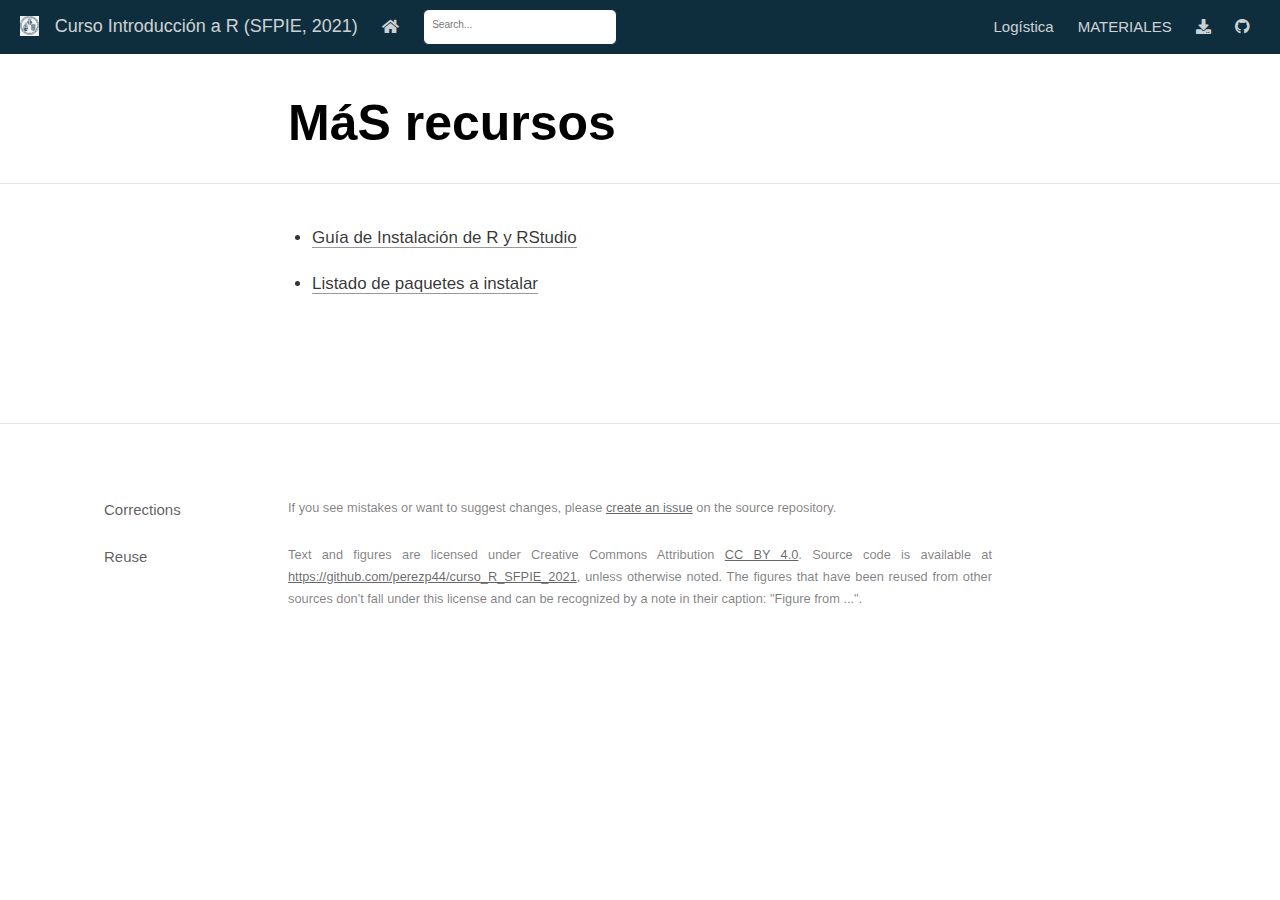
<file: docs/05-mas-cosas.html>
<!DOCTYPE html>

<html xmlns="http://www.w3.org/1999/xhtml" lang="" xml:lang="">

<head>
  <meta charset="utf-8"/>
  <meta name="viewport" content="width=device-width, initial-scale=1"/>
  <meta http-equiv="X-UA-Compatible" content="IE=Edge,chrome=1"/>
  <meta name="generator" content="distill" />

  <style type="text/css">
  /* Hide doc at startup (prevent jankiness while JS renders/transforms) */
  body {
    visibility: hidden;
  }
  </style>

 <!--radix_placeholder_import_source-->
 <!--/radix_placeholder_import_source-->

<style type="text/css">code{white-space: pre;}</style>
<style type="text/css" data-origin="pandoc">
pre > code.sourceCode { white-space: pre; position: relative; }
pre > code.sourceCode > span { display: inline-block; line-height: 1.25; }
pre > code.sourceCode > span:empty { height: 1.2em; }
.sourceCode { overflow: visible; }
code.sourceCode > span { color: inherit; text-decoration: inherit; }
div.sourceCode { margin: 1em 0; }
pre.sourceCode { margin: 0; }
@media screen {
div.sourceCode { overflow: auto; }
}
@media print {
pre > code.sourceCode { white-space: pre-wrap; }
pre > code.sourceCode > span { text-indent: -5em; padding-left: 5em; }
}
pre.numberSource code
  { counter-reset: source-line 0; }
pre.numberSource code > span
  { position: relative; left: -4em; counter-increment: source-line; }
pre.numberSource code > span > a:first-child::before
  { content: counter(source-line);
    position: relative; left: -1em; text-align: right; vertical-align: baseline;
    border: none; display: inline-block;
    -webkit-touch-callout: none; -webkit-user-select: none;
    -khtml-user-select: none; -moz-user-select: none;
    -ms-user-select: none; user-select: none;
    padding: 0 4px; width: 4em;
    color: #aaaaaa;
  }
pre.numberSource { margin-left: 3em; border-left: 1px solid #aaaaaa;  padding-left: 4px; }
div.sourceCode
  {   }
@media screen {
pre > code.sourceCode > span > a:first-child::before { text-decoration: underline; }
}
code span.al { color: #ad0000; } /* Alert */
code span.an { color: #5e5e5e; } /* Annotation */
code span.at { } /* Attribute */
code span.bn { color: #ad0000; } /* BaseN */
code span.bu { } /* BuiltIn */
code span.cf { color: #007ba5; } /* ControlFlow */
code span.ch { color: #20794d; } /* Char */
code span.cn { color: #8f5902; } /* Constant */
code span.co { color: #5e5e5e; } /* Comment */
code span.cv { color: #5e5e5e; font-style: italic; } /* CommentVar */
code span.do { color: #5e5e5e; font-style: italic; } /* Documentation */
code span.dt { color: #ad0000; } /* DataType */
code span.dv { color: #ad0000; } /* DecVal */
code span.er { color: #ad0000; } /* Error */
code span.ex { } /* Extension */
code span.fl { color: #ad0000; } /* Float */
code span.fu { color: #4758ab; } /* Function */
code span.im { } /* Import */
code span.in { color: #5e5e5e; } /* Information */
code span.kw { color: #007ba5; } /* Keyword */
code span.op { color: #5e5e5e; } /* Operator */
code span.ot { color: #007ba5; } /* Other */
code span.pp { color: #ad0000; } /* Preprocessor */
code span.sc { color: #5e5e5e; } /* SpecialChar */
code span.ss { color: #20794d; } /* SpecialString */
code span.st { color: #20794d; } /* String */
code span.va { color: #111111; } /* Variable */
code span.vs { color: #20794d; } /* VerbatimString */
code span.wa { color: #5e5e5e; font-style: italic; } /* Warning */
</style>

  <!--radix_placeholder_meta_tags-->
  <title>Curso Introducción a R (SFPIE, 2021): MáS recursos</title>


  <link rel="license" href="https://creativecommons.org/licenses/by/4.0/"/>
  <link rel="icon" type="image/vnd.microsoft.icon" href="imagenes/uv_favicon.ico"/>


  <!--  https://developers.facebook.com/docs/sharing/webmasters#markup -->
  <meta property="og:title" content="Curso Introducción a R (SFPIE, 2021): MáS recursos"/>
  <meta property="og:type" content="article"/>
  <meta property="og:locale" content="en_US"/>
  <meta property="og:site_name" content="Curso Introducción a R (SFPIE, 2021)"/>

  <!--  https://dev.twitter.com/cards/types/summary -->
  <meta property="twitter:card" content="summary"/>
  <meta property="twitter:title" content="Curso Introducción a R (SFPIE, 2021): MáS recursos"/>

  <!--/radix_placeholder_meta_tags-->
  <!--radix_placeholder_rmarkdown_metadata-->

  <script type="text/json" id="radix-rmarkdown-metadata">
  {"type":"list","attributes":{"names":{"type":"character","attributes":{},"value":["title"]}},"value":[{"type":"character","attributes":{},"value":["MáS recursos"]}]}
  </script>
  <!--/radix_placeholder_rmarkdown_metadata-->
  <!--radix_placeholder_navigation_in_header-->
  <meta name="distill:offset" content=""/>

  <script type="application/javascript">

    window.headroom_prevent_pin = false;

    window.document.addEventListener("DOMContentLoaded", function (event) {

      // initialize headroom for banner
      var header = $('header').get(0);
      var headerHeight = header.offsetHeight;
      var headroom = new Headroom(header, {
        tolerance: 5,
        onPin : function() {
          if (window.headroom_prevent_pin) {
            window.headroom_prevent_pin = false;
            headroom.unpin();
          }
        }
      });
      headroom.init();
      if(window.location.hash)
        headroom.unpin();
      $(header).addClass('headroom--transition');

      // offset scroll location for banner on hash change
      // (see: https://github.com/WickyNilliams/headroom.js/issues/38)
      window.addEventListener("hashchange", function(event) {
        window.scrollTo(0, window.pageYOffset - (headerHeight + 25));
      });

      // responsive menu
      $('.distill-site-header').each(function(i, val) {
        var topnav = $(this);
        var toggle = topnav.find('.nav-toggle');
        toggle.on('click', function() {
          topnav.toggleClass('responsive');
        });
      });

      // nav dropdowns
      $('.nav-dropbtn').click(function(e) {
        $(this).next('.nav-dropdown-content').toggleClass('nav-dropdown-active');
        $(this).parent().siblings('.nav-dropdown')
           .children('.nav-dropdown-content').removeClass('nav-dropdown-active');
      });
      $("body").click(function(e){
        $('.nav-dropdown-content').removeClass('nav-dropdown-active');
      });
      $(".nav-dropdown").click(function(e){
        e.stopPropagation();
      });
    });
  </script>

  <style type="text/css">

  /* Theme (user-documented overrideables for nav appearance) */

  .distill-site-nav {
    color: rgba(255, 255, 255, 0.8);
    background-color: #0F2E3D;
    font-size: 15px;
    font-weight: 300;
  }

  .distill-site-nav a {
    color: inherit;
    text-decoration: none;
  }

  .distill-site-nav a:hover {
    color: white;
  }

  @media print {
    .distill-site-nav {
      display: none;
    }
  }

  .distill-site-header {

  }

  .distill-site-footer {

  }


  /* Site Header */

  .distill-site-header {
    width: 100%;
    box-sizing: border-box;
    z-index: 3;
  }

  .distill-site-header .nav-left {
    display: inline-block;
    margin-left: 8px;
  }

  @media screen and (max-width: 768px) {
    .distill-site-header .nav-left {
      margin-left: 0;
    }
  }


  .distill-site-header .nav-right {
    float: right;
    margin-right: 8px;
  }

  .distill-site-header a,
  .distill-site-header .title {
    display: inline-block;
    text-align: center;
    padding: 14px 10px 14px 10px;
  }

  .distill-site-header .title {
    font-size: 18px;
    min-width: 150px;
  }

  .distill-site-header .logo {
    padding: 0;
  }

  .distill-site-header .logo img {
    display: none;
    max-height: 20px;
    width: auto;
    margin-bottom: -4px;
  }

  .distill-site-header .nav-image img {
    max-height: 18px;
    width: auto;
    display: inline-block;
    margin-bottom: -3px;
  }



  @media screen and (min-width: 1000px) {
    .distill-site-header .logo img {
      display: inline-block;
    }
    .distill-site-header .nav-left {
      margin-left: 20px;
    }
    .distill-site-header .nav-right {
      margin-right: 20px;
    }
    .distill-site-header .title {
      padding-left: 12px;
    }
  }


  .distill-site-header .nav-toggle {
    display: none;
  }

  .nav-dropdown {
    display: inline-block;
    position: relative;
  }

  .nav-dropdown .nav-dropbtn {
    border: none;
    outline: none;
    color: rgba(255, 255, 255, 0.8);
    padding: 16px 10px;
    background-color: transparent;
    font-family: inherit;
    font-size: inherit;
    font-weight: inherit;
    margin: 0;
    margin-top: 1px;
    z-index: 2;
  }

  .nav-dropdown-content {
    display: none;
    position: absolute;
    background-color: white;
    min-width: 200px;
    border: 1px solid rgba(0,0,0,0.15);
    border-radius: 4px;
    box-shadow: 0px 8px 16px 0px rgba(0,0,0,0.1);
    z-index: 1;
    margin-top: 2px;
    white-space: nowrap;
    padding-top: 4px;
    padding-bottom: 4px;
  }

  .nav-dropdown-content hr {
    margin-top: 4px;
    margin-bottom: 4px;
    border: none;
    border-bottom: 1px solid rgba(0, 0, 0, 0.1);
  }

  .nav-dropdown-active {
    display: block;
  }

  .nav-dropdown-content a, .nav-dropdown-content .nav-dropdown-header {
    color: black;
    padding: 6px 24px;
    text-decoration: none;
    display: block;
    text-align: left;
  }

  .nav-dropdown-content .nav-dropdown-header {
    display: block;
    padding: 5px 24px;
    padding-bottom: 0;
    text-transform: uppercase;
    font-size: 14px;
    color: #999999;
    white-space: nowrap;
  }

  .nav-dropdown:hover .nav-dropbtn {
    color: white;
  }

  .nav-dropdown-content a:hover {
    background-color: #ddd;
    color: black;
  }

  .nav-right .nav-dropdown-content {
    margin-left: -45%;
    right: 0;
  }

  @media screen and (max-width: 768px) {
    .distill-site-header a, .distill-site-header .nav-dropdown  {display: none;}
    .distill-site-header a.nav-toggle {
      float: right;
      display: block;
    }
    .distill-site-header .title {
      margin-left: 0;
    }
    .distill-site-header .nav-right {
      margin-right: 0;
    }
    .distill-site-header {
      overflow: hidden;
    }
    .nav-right .nav-dropdown-content {
      margin-left: 0;
    }
  }


  @media screen and (max-width: 768px) {
    .distill-site-header.responsive {position: relative; min-height: 500px; }
    .distill-site-header.responsive a.nav-toggle {
      position: absolute;
      right: 0;
      top: 0;
    }
    .distill-site-header.responsive a,
    .distill-site-header.responsive .nav-dropdown {
      display: block;
      text-align: left;
    }
    .distill-site-header.responsive .nav-left,
    .distill-site-header.responsive .nav-right {
      width: 100%;
    }
    .distill-site-header.responsive .nav-dropdown {float: none;}
    .distill-site-header.responsive .nav-dropdown-content {position: relative;}
    .distill-site-header.responsive .nav-dropdown .nav-dropbtn {
      display: block;
      width: 100%;
      text-align: left;
    }
  }

  /* Site Footer */

  .distill-site-footer {
    width: 100%;
    overflow: hidden;
    box-sizing: border-box;
    z-index: 3;
    margin-top: 30px;
    padding-top: 30px;
    padding-bottom: 30px;
    text-align: center;
  }

  /* Headroom */

  d-title {
    padding-top: 6rem;
  }

  @media print {
    d-title {
      padding-top: 4rem;
    }
  }

  .headroom {
    z-index: 1000;
    position: fixed;
    top: 0;
    left: 0;
    right: 0;
  }

  .headroom--transition {
    transition: all .4s ease-in-out;
  }

  .headroom--unpinned {
    top: -100px;
  }

  .headroom--pinned {
    top: 0;
  }

  /* adjust viewport for navbar height */
  /* helps vertically center bootstrap (non-distill) content */
  .min-vh-100 {
    min-height: calc(100vh - 100px) !important;
  }

  </style>

  <script src="site_libs/jquery-1.11.3/jquery.min.js"></script>
  <link href="site_libs/font-awesome-5.1.0/css/all.css" rel="stylesheet"/>
  <link href="site_libs/font-awesome-5.1.0/css/v4-shims.css" rel="stylesheet"/>
  <script src="site_libs/headroom-0.9.4/headroom.min.js"></script>
  <script src="site_libs/autocomplete-0.37.1/autocomplete.min.js"></script>
  <script src="site_libs/fuse-6.4.1/fuse.min.js"></script>

  <script type="application/javascript">

  function getMeta(metaName) {
    var metas = document.getElementsByTagName('meta');
    for (let i = 0; i < metas.length; i++) {
      if (metas[i].getAttribute('name') === metaName) {
        return metas[i].getAttribute('content');
      }
    }
    return '';
  }

  function offsetURL(url) {
    var offset = getMeta('distill:offset');
    return offset ? offset + '/' + url : url;
  }

  function createFuseIndex() {

    // create fuse index
    var options = {
      keys: [
        { name: 'title', weight: 20 },
        { name: 'categories', weight: 15 },
        { name: 'description', weight: 10 },
        { name: 'contents', weight: 5 },
      ],
      ignoreLocation: true,
      threshold: 0
    };
    var fuse = new window.Fuse([], options);

    // fetch the main search.json
    return fetch(offsetURL('search.json'))
      .then(function(response) {
        if (response.status == 200) {
          return response.json().then(function(json) {
            // index main articles
            json.articles.forEach(function(article) {
              fuse.add(article);
            });
            // download collections and index their articles
            return Promise.all(json.collections.map(function(collection) {
              return fetch(offsetURL(collection)).then(function(response) {
                if (response.status === 200) {
                  return response.json().then(function(articles) {
                    articles.forEach(function(article) {
                      fuse.add(article);
                    });
                  })
                } else {
                  return Promise.reject(
                    new Error('Unexpected status from search index request: ' +
                              response.status)
                  );
                }
              });
            })).then(function() {
              return fuse;
            });
          });

        } else {
          return Promise.reject(
            new Error('Unexpected status from search index request: ' +
                        response.status)
          );
        }
      });
  }

  window.document.addEventListener("DOMContentLoaded", function (event) {

    // get search element (bail if we don't have one)
    var searchEl = window.document.getElementById('distill-search');
    if (!searchEl)
      return;

    createFuseIndex()
      .then(function(fuse) {

        // make search box visible
        searchEl.classList.remove('hidden');

        // initialize autocomplete
        var options = {
          autoselect: true,
          hint: false,
          minLength: 2,
        };
        window.autocomplete(searchEl, options, [{
          source: function(query, callback) {
            const searchOptions = {
              isCaseSensitive: false,
              shouldSort: true,
              minMatchCharLength: 2,
              limit: 10,
            };
            var results = fuse.search(query, searchOptions);
            callback(results
              .map(function(result) { return result.item; })
            );
          },
          templates: {
            suggestion: function(suggestion) {
              var img = suggestion.preview && Object.keys(suggestion.preview).length > 0
                ? `<img src="${offsetURL(suggestion.preview)}"</img>`
                : '';
              var html = `
                <div class="search-item">
                  <h3>${suggestion.title}</h3>
                  <div class="search-item-description">
                    ${suggestion.description || ''}
                  </div>
                  <div class="search-item-preview">
                    ${img}
                  </div>
                </div>
              `;
              return html;
            }
          }
        }]).on('autocomplete:selected', function(event, suggestion) {
          window.location.href = offsetURL(suggestion.path);
        });
        // remove inline display style on autocompleter (we want to
        // manage responsive display via css)
        $('.algolia-autocomplete').css("display", "");
      })
      .catch(function(error) {
        console.log(error);
      });

  });

  </script>

  <style type="text/css">

  .nav-search {
    font-size: x-small;
  }

  /* Algolioa Autocomplete */

  .algolia-autocomplete {
    display: inline-block;
    margin-left: 10px;
    vertical-align: sub;
    background-color: white;
    color: black;
    padding: 6px;
    padding-top: 8px;
    padding-bottom: 0;
    border-radius: 6px;
    border: 1px #0F2E3D solid;
    width: 180px;
  }


  @media screen and (max-width: 768px) {
    .distill-site-nav .algolia-autocomplete {
      display: none;
      visibility: hidden;
    }
    .distill-site-nav.responsive .algolia-autocomplete {
      display: inline-block;
      visibility: visible;
    }
    .distill-site-nav.responsive .algolia-autocomplete .aa-dropdown-menu {
      margin-left: 0;
      width: 400px;
      max-height: 400px;
    }
  }

  .algolia-autocomplete .aa-input, .algolia-autocomplete .aa-hint {
    width: 90%;
    outline: none;
    border: none;
  }

  .algolia-autocomplete .aa-hint {
    color: #999;
  }
  .algolia-autocomplete .aa-dropdown-menu {
    width: 550px;
    max-height: 70vh;
    overflow-x: visible;
    overflow-y: scroll;
    padding: 5px;
    margin-top: 3px;
    margin-left: -150px;
    background-color: #fff;
    border-radius: 5px;
    border: 1px solid #999;
    border-top: none;
  }

  .algolia-autocomplete .aa-dropdown-menu .aa-suggestion {
    cursor: pointer;
    padding: 5px 4px;
    border-bottom: 1px solid #eee;
  }

  .algolia-autocomplete .aa-dropdown-menu .aa-suggestion:last-of-type {
    border-bottom: none;
    margin-bottom: 2px;
  }

  .algolia-autocomplete .aa-dropdown-menu .aa-suggestion .search-item {
    overflow: hidden;
    font-size: 0.8em;
    line-height: 1.4em;
  }

  .algolia-autocomplete .aa-dropdown-menu .aa-suggestion .search-item h3 {
    font-size: 1rem;
    margin-block-start: 0;
    margin-block-end: 5px;
  }

  .algolia-autocomplete .aa-dropdown-menu .aa-suggestion .search-item-description {
    display: inline-block;
    overflow: hidden;
    height: 2.8em;
    width: 80%;
    margin-right: 4%;
  }

  .algolia-autocomplete .aa-dropdown-menu .aa-suggestion .search-item-preview {
    display: inline-block;
    width: 15%;
  }

  .algolia-autocomplete .aa-dropdown-menu .aa-suggestion .search-item-preview img {
    height: 3em;
    width: auto;
    display: none;
  }

  .algolia-autocomplete .aa-dropdown-menu .aa-suggestion .search-item-preview img[src] {
    display: initial;
  }

  .algolia-autocomplete .aa-dropdown-menu .aa-suggestion.aa-cursor {
    background-color: #eee;
  }
  .algolia-autocomplete .aa-dropdown-menu .aa-suggestion em {
    font-weight: bold;
    font-style: normal;
  }

  </style>


  <!--/radix_placeholder_navigation_in_header-->
  <!--radix_placeholder_distill-->

  <style type="text/css">

  body {
    background-color: white;
  }

  .pandoc-table {
    width: 100%;
  }

  .pandoc-table>caption {
    margin-bottom: 10px;
  }

  .pandoc-table th:not([align]) {
    text-align: left;
  }

  .pagedtable-footer {
    font-size: 15px;
  }

  d-byline .byline {
    grid-template-columns: 2fr 2fr;
  }

  d-byline .byline h3 {
    margin-block-start: 1.5em;
  }

  d-byline .byline .authors-affiliations h3 {
    margin-block-start: 0.5em;
  }

  .authors-affiliations .orcid-id {
    width: 16px;
    height:16px;
    margin-left: 4px;
    margin-right: 4px;
    vertical-align: middle;
    padding-bottom: 2px;
  }

  d-title .dt-tags {
    margin-top: 1em;
    grid-column: text;
  }

  .dt-tags .dt-tag {
    text-decoration: none;
    display: inline-block;
    color: rgba(0,0,0,0.6);
    padding: 0em 0.4em;
    margin-right: 0.5em;
    margin-bottom: 0.4em;
    font-size: 70%;
    border: 1px solid rgba(0,0,0,0.2);
    border-radius: 3px;
    text-transform: uppercase;
    font-weight: 500;
  }

  d-article table.gt_table td,
  d-article table.gt_table th {
    border-bottom: none;
  }

  .html-widget {
    margin-bottom: 2.0em;
  }

  .l-screen-inset {
    padding-right: 16px;
  }

  .l-screen .caption {
    margin-left: 10px;
  }

  .shaded {
    background: rgb(247, 247, 247);
    padding-top: 20px;
    padding-bottom: 20px;
    border-top: 1px solid rgba(0, 0, 0, 0.1);
    border-bottom: 1px solid rgba(0, 0, 0, 0.1);
  }

  .shaded .html-widget {
    margin-bottom: 0;
    border: 1px solid rgba(0, 0, 0, 0.1);
  }

  .shaded .shaded-content {
    background: white;
  }

  .text-output {
    margin-top: 0;
    line-height: 1.5em;
  }

  .hidden {
    display: none !important;
  }

  d-article {
    padding-top: 2.5rem;
    padding-bottom: 30px;
  }

  d-appendix {
    padding-top: 30px;
  }

  d-article>p>img {
    width: 100%;
  }

  d-article h2 {
    margin: 1rem 0 1.5rem 0;
  }

  d-article h3 {
    margin-top: 1.5rem;
  }

  d-article iframe {
    border: 1px solid rgba(0, 0, 0, 0.1);
    margin-bottom: 2.0em;
    width: 100%;
  }

  /* Tweak code blocks */

  d-article div.sourceCode code,
  d-article pre code {
    font-family: Consolas, Monaco, 'Andale Mono', 'Ubuntu Mono', monospace;
  }

  d-article pre,
  d-article div.sourceCode,
  d-article div.sourceCode pre {
    overflow: auto;
  }

  d-article div.sourceCode {
    background-color: white;
  }

  d-article div.sourceCode pre {
    padding-left: 10px;
    font-size: 12px;
    border-left: 2px solid rgba(0,0,0,0.1);
  }

  d-article pre {
    font-size: 12px;
    color: black;
    background: none;
    margin-top: 0;
    text-align: left;
    white-space: pre;
    word-spacing: normal;
    word-break: normal;
    word-wrap: normal;
    line-height: 1.5;

    -moz-tab-size: 4;
    -o-tab-size: 4;
    tab-size: 4;

    -webkit-hyphens: none;
    -moz-hyphens: none;
    -ms-hyphens: none;
    hyphens: none;
  }

  d-article pre a {
    border-bottom: none;
  }

  d-article pre a:hover {
    border-bottom: none;
    text-decoration: underline;
  }

  d-article details {
    grid-column: text;
    margin-bottom: 0.8em;
  }

  @media(min-width: 768px) {

  d-article pre,
  d-article div.sourceCode,
  d-article div.sourceCode pre {
    overflow: visible !important;
  }

  d-article div.sourceCode pre {
    padding-left: 18px;
    font-size: 14px;
  }

  d-article pre {
    font-size: 14px;
  }

  }

  figure img.external {
    background: white;
    border: 1px solid rgba(0, 0, 0, 0.1);
    box-shadow: 0 1px 8px rgba(0, 0, 0, 0.1);
    padding: 18px;
    box-sizing: border-box;
  }

  /* CSS for d-contents */

  .d-contents {
    grid-column: text;
    color: rgba(0,0,0,0.8);
    font-size: 0.9em;
    padding-bottom: 1em;
    margin-bottom: 1em;
    padding-bottom: 0.5em;
    margin-bottom: 1em;
    padding-left: 0.25em;
    justify-self: start;
  }

  @media(min-width: 1000px) {
    .d-contents.d-contents-float {
      height: 0;
      grid-column-start: 1;
      grid-column-end: 4;
      justify-self: center;
      padding-right: 3em;
      padding-left: 2em;
    }
  }

  .d-contents nav h3 {
    font-size: 18px;
    margin-top: 0;
    margin-bottom: 1em;
  }

  .d-contents li {
    list-style-type: none
  }

  .d-contents nav > ul {
    padding-left: 0;
  }

  .d-contents ul {
    padding-left: 1em
  }

  .d-contents nav ul li {
    margin-top: 0.6em;
    margin-bottom: 0.2em;
  }

  .d-contents nav a {
    font-size: 13px;
    border-bottom: none;
    text-decoration: none
    color: rgba(0, 0, 0, 0.8);
  }

  .d-contents nav a:hover {
    text-decoration: underline solid rgba(0, 0, 0, 0.6)
  }

  .d-contents nav > ul > li > a {
    font-weight: 600;
  }

  .d-contents nav > ul > li > ul {
    font-weight: inherit;
  }

  .d-contents nav > ul > li > ul > li {
    margin-top: 0.2em;
  }


  .d-contents nav ul {
    margin-top: 0;
    margin-bottom: 0.25em;
  }

  .d-article-with-toc h2:nth-child(2) {
    margin-top: 0;
  }


  /* Figure */

  .figure {
    position: relative;
    margin-bottom: 2.5em;
    margin-top: 1.5em;
  }

  .figure img {
    width: 100%;
  }

  .figure .caption {
    color: rgba(0, 0, 0, 0.6);
    font-size: 12px;
    line-height: 1.5em;
  }

  .figure img.external {
    background: white;
    border: 1px solid rgba(0, 0, 0, 0.1);
    box-shadow: 0 1px 8px rgba(0, 0, 0, 0.1);
    padding: 18px;
    box-sizing: border-box;
  }

  .figure .caption a {
    color: rgba(0, 0, 0, 0.6);
  }

  .figure .caption b,
  .figure .caption strong, {
    font-weight: 600;
    color: rgba(0, 0, 0, 1.0);
  }

  /* Citations */

  d-article .citation {
    color: inherit;
    cursor: inherit;
  }

  div.hanging-indent{
    margin-left: 1em; text-indent: -1em;
  }

  /* Citation hover box */

  .tippy-box[data-theme~=light-border] {
    background-color: rgba(250, 250, 250, 0.95);
  }

  .tippy-content > p {
    margin-bottom: 0;
    padding: 2px;
  }


  /* Tweak 1000px media break to show more text */

  @media(min-width: 1000px) {
    .base-grid,
    distill-header,
    d-title,
    d-abstract,
    d-article,
    d-appendix,
    distill-appendix,
    d-byline,
    d-footnote-list,
    d-citation-list,
    distill-footer {
      grid-template-columns: [screen-start] 1fr [page-start kicker-start] 80px [middle-start] 50px [text-start kicker-end] 65px 65px 65px 65px 65px 65px 65px 65px [text-end gutter-start] 65px [middle-end] 65px [page-end gutter-end] 1fr [screen-end];
      grid-column-gap: 16px;
    }

    .grid {
      grid-column-gap: 16px;
    }

    d-article {
      font-size: 1.06rem;
      line-height: 1.7em;
    }
    figure .caption, .figure .caption, figure figcaption {
      font-size: 13px;
    }
  }

  @media(min-width: 1180px) {
    .base-grid,
    distill-header,
    d-title,
    d-abstract,
    d-article,
    d-appendix,
    distill-appendix,
    d-byline,
    d-footnote-list,
    d-citation-list,
    distill-footer {
      grid-template-columns: [screen-start] 1fr [page-start kicker-start] 60px [middle-start] 60px [text-start kicker-end] 60px 60px 60px 60px 60px 60px 60px 60px [text-end gutter-start] 60px [middle-end] 60px [page-end gutter-end] 1fr [screen-end];
      grid-column-gap: 32px;
    }

    .grid {
      grid-column-gap: 32px;
    }
  }


  /* Get the citation styles for the appendix (not auto-injected on render since
     we do our own rendering of the citation appendix) */

  d-appendix .citation-appendix,
  .d-appendix .citation-appendix {
    font-size: 11px;
    line-height: 15px;
    border-left: 1px solid rgba(0, 0, 0, 0.1);
    padding-left: 18px;
    border: 1px solid rgba(0,0,0,0.1);
    background: rgba(0, 0, 0, 0.02);
    padding: 10px 18px;
    border-radius: 3px;
    color: rgba(150, 150, 150, 1);
    overflow: hidden;
    margin-top: -12px;
    white-space: pre-wrap;
    word-wrap: break-word;
  }

  /* Include appendix styles here so they can be overridden */

  d-appendix {
    contain: layout style;
    font-size: 0.8em;
    line-height: 1.7em;
    margin-top: 60px;
    margin-bottom: 0;
    border-top: 1px solid rgba(0, 0, 0, 0.1);
    color: rgba(0,0,0,0.5);
    padding-top: 60px;
    padding-bottom: 48px;
  }

  d-appendix h3 {
    grid-column: page-start / text-start;
    font-size: 15px;
    font-weight: 500;
    margin-top: 1em;
    margin-bottom: 0;
    color: rgba(0,0,0,0.65);
  }

  d-appendix h3 + * {
    margin-top: 1em;
  }

  d-appendix ol {
    padding: 0 0 0 15px;
  }

  @media (min-width: 768px) {
    d-appendix ol {
      padding: 0 0 0 30px;
      margin-left: -30px;
    }
  }

  d-appendix li {
    margin-bottom: 1em;
  }

  d-appendix a {
    color: rgba(0, 0, 0, 0.6);
  }

  d-appendix > * {
    grid-column: text;
  }

  d-appendix > d-footnote-list,
  d-appendix > d-citation-list,
  d-appendix > distill-appendix {
    grid-column: screen;
  }

  /* Include footnote styles here so they can be overridden */

  d-footnote-list {
    contain: layout style;
  }

  d-footnote-list > * {
    grid-column: text;
  }

  d-footnote-list a.footnote-backlink {
    color: rgba(0,0,0,0.3);
    padding-left: 0.5em;
  }



  /* Anchor.js */

  .anchorjs-link {
    /*transition: all .25s linear; */
    text-decoration: none;
    border-bottom: none;
  }
  *:hover > .anchorjs-link {
    margin-left: -1.125em !important;
    text-decoration: none;
    border-bottom: none;
  }

  /* Social footer */

  .social_footer {
    margin-top: 30px;
    margin-bottom: 0;
    color: rgba(0,0,0,0.67);
  }

  .disqus-comments {
    margin-right: 30px;
  }

  .disqus-comment-count {
    border-bottom: 1px solid rgba(0, 0, 0, 0.4);
    cursor: pointer;
  }

  #disqus_thread {
    margin-top: 30px;
  }

  .article-sharing a {
    border-bottom: none;
    margin-right: 8px;
  }

  .article-sharing a:hover {
    border-bottom: none;
  }

  .sidebar-section.subscribe {
    font-size: 12px;
    line-height: 1.6em;
  }

  .subscribe p {
    margin-bottom: 0.5em;
  }


  .article-footer .subscribe {
    font-size: 15px;
    margin-top: 45px;
  }


  .sidebar-section.custom {
    font-size: 12px;
    line-height: 1.6em;
  }

  .custom p {
    margin-bottom: 0.5em;
  }

  /* Styles for listing layout (hide title) */
  .layout-listing d-title, .layout-listing .d-title {
    display: none;
  }

  /* Styles for posts lists (not auto-injected) */


  .posts-with-sidebar {
    padding-left: 45px;
    padding-right: 45px;
  }

  .posts-list .description h2,
  .posts-list .description p {
    font-family: -apple-system, BlinkMacSystemFont, "Segoe UI", Roboto, Oxygen, Ubuntu, Cantarell, "Fira Sans", "Droid Sans", "Helvetica Neue", Arial, sans-serif;
  }

  .posts-list .description h2 {
    font-weight: 700;
    border-bottom: none;
    padding-bottom: 0;
  }

  .posts-list h2.post-tag {
    border-bottom: 1px solid rgba(0, 0, 0, 0.2);
    padding-bottom: 12px;
  }
  .posts-list {
    margin-top: 60px;
    margin-bottom: 24px;
  }

  .posts-list .post-preview {
    text-decoration: none;
    overflow: hidden;
    display: block;
    border-bottom: 1px solid rgba(0, 0, 0, 0.1);
    padding: 24px 0;
  }

  .post-preview-last {
    border-bottom: none !important;
  }

  .posts-list .posts-list-caption {
    grid-column: screen;
    font-weight: 400;
  }

  .posts-list .post-preview h2 {
    margin: 0 0 6px 0;
    line-height: 1.2em;
    font-style: normal;
    font-size: 24px;
  }

  .posts-list .post-preview p {
    margin: 0 0 12px 0;
    line-height: 1.4em;
    font-size: 16px;
  }

  .posts-list .post-preview .thumbnail {
    box-sizing: border-box;
    margin-bottom: 24px;
    position: relative;
    max-width: 500px;
  }
  .posts-list .post-preview img {
    width: 100%;
    display: block;
  }

  .posts-list .metadata {
    font-size: 12px;
    line-height: 1.4em;
    margin-bottom: 18px;
  }

  .posts-list .metadata > * {
    display: inline-block;
  }

  .posts-list .metadata .publishedDate {
    margin-right: 2em;
  }

  .posts-list .metadata .dt-authors {
    display: block;
    margin-top: 0.3em;
    margin-right: 2em;
  }

  .posts-list .dt-tags {
    display: block;
    line-height: 1em;
  }

  .posts-list .dt-tags .dt-tag {
    display: inline-block;
    color: rgba(0,0,0,0.6);
    padding: 0.3em 0.4em;
    margin-right: 0.2em;
    margin-bottom: 0.4em;
    font-size: 60%;
    border: 1px solid rgba(0,0,0,0.2);
    border-radius: 3px;
    text-transform: uppercase;
    font-weight: 500;
  }

  .posts-list img {
    opacity: 1;
  }

  .posts-list img[data-src] {
    opacity: 0;
  }

  .posts-more {
    clear: both;
  }


  .posts-sidebar {
    font-size: 16px;
  }

  .posts-sidebar h3 {
    font-size: 16px;
    margin-top: 0;
    margin-bottom: 0.5em;
    font-weight: 400;
    text-transform: uppercase;
  }

  .sidebar-section {
    margin-bottom: 30px;
  }

  .categories ul {
    list-style-type: none;
    margin: 0;
    padding: 0;
  }

  .categories li {
    color: rgba(0, 0, 0, 0.8);
    margin-bottom: 0;
  }

  .categories li>a {
    border-bottom: none;
  }

  .categories li>a:hover {
    border-bottom: 1px solid rgba(0, 0, 0, 0.4);
  }

  .categories .active {
    font-weight: 600;
  }

  .categories .category-count {
    color: rgba(0, 0, 0, 0.4);
  }


  @media(min-width: 768px) {
    .posts-list .post-preview h2 {
      font-size: 26px;
    }
    .posts-list .post-preview .thumbnail {
      float: right;
      width: 30%;
      margin-bottom: 0;
    }
    .posts-list .post-preview .description {
      float: left;
      width: 45%;
    }
    .posts-list .post-preview .metadata {
      float: left;
      width: 20%;
      margin-top: 8px;
    }
    .posts-list .post-preview p {
      margin: 0 0 12px 0;
      line-height: 1.5em;
      font-size: 16px;
    }
    .posts-with-sidebar .posts-list {
      float: left;
      width: 75%;
    }
    .posts-with-sidebar .posts-sidebar {
      float: right;
      width: 20%;
      margin-top: 60px;
      padding-top: 24px;
      padding-bottom: 24px;
    }
  }


  /* Improve display for browsers without grid (IE/Edge <= 15) */

  .downlevel {
    line-height: 1.6em;
    font-family: -apple-system, BlinkMacSystemFont, "Segoe UI", Roboto, Oxygen, Ubuntu, Cantarell, "Fira Sans", "Droid Sans", "Helvetica Neue", Arial, sans-serif;
    margin: 0;
  }

  .downlevel .d-title {
    padding-top: 6rem;
    padding-bottom: 1.5rem;
  }

  .downlevel .d-title h1 {
    font-size: 50px;
    font-weight: 700;
    line-height: 1.1em;
    margin: 0 0 0.5rem;
  }

  .downlevel .d-title p {
    font-weight: 300;
    font-size: 1.2rem;
    line-height: 1.55em;
    margin-top: 0;
  }

  .downlevel .d-byline {
    padding-top: 0.8em;
    padding-bottom: 0.8em;
    font-size: 0.8rem;
    line-height: 1.8em;
  }

  .downlevel .section-separator {
    border: none;
    border-top: 1px solid rgba(0, 0, 0, 0.1);
  }

  .downlevel .d-article {
    font-size: 1.06rem;
    line-height: 1.7em;
    padding-top: 1rem;
    padding-bottom: 2rem;
  }


  .downlevel .d-appendix {
    padding-left: 0;
    padding-right: 0;
    max-width: none;
    font-size: 0.8em;
    line-height: 1.7em;
    margin-bottom: 0;
    color: rgba(0,0,0,0.5);
    padding-top: 40px;
    padding-bottom: 48px;
  }

  .downlevel .footnotes ol {
    padding-left: 13px;
  }

  .downlevel .base-grid,
  .downlevel .distill-header,
  .downlevel .d-title,
  .downlevel .d-abstract,
  .downlevel .d-article,
  .downlevel .d-appendix,
  .downlevel .distill-appendix,
  .downlevel .d-byline,
  .downlevel .d-footnote-list,
  .downlevel .d-citation-list,
  .downlevel .distill-footer,
  .downlevel .appendix-bottom,
  .downlevel .posts-container {
    padding-left: 40px;
    padding-right: 40px;
  }

  @media(min-width: 768px) {
    .downlevel .base-grid,
    .downlevel .distill-header,
    .downlevel .d-title,
    .downlevel .d-abstract,
    .downlevel .d-article,
    .downlevel .d-appendix,
    .downlevel .distill-appendix,
    .downlevel .d-byline,
    .downlevel .d-footnote-list,
    .downlevel .d-citation-list,
    .downlevel .distill-footer,
    .downlevel .appendix-bottom,
    .downlevel .posts-container {
    padding-left: 150px;
    padding-right: 150px;
    max-width: 900px;
  }
  }

  .downlevel pre code {
    display: block;
    border-left: 2px solid rgba(0, 0, 0, .1);
    padding: 0 0 0 20px;
    font-size: 14px;
  }

  .downlevel code, .downlevel pre {
    color: black;
    background: none;
    font-family: Consolas, Monaco, 'Andale Mono', 'Ubuntu Mono', monospace;
    text-align: left;
    white-space: pre;
    word-spacing: normal;
    word-break: normal;
    word-wrap: normal;
    line-height: 1.5;

    -moz-tab-size: 4;
    -o-tab-size: 4;
    tab-size: 4;

    -webkit-hyphens: none;
    -moz-hyphens: none;
    -ms-hyphens: none;
    hyphens: none;
  }

  .downlevel .posts-list .post-preview {
    color: inherit;
  }



  </style>

  <script type="application/javascript">

  function is_downlevel_browser() {
    if (bowser.isUnsupportedBrowser({ msie: "12", msedge: "16"},
                                   window.navigator.userAgent)) {
      return true;
    } else {
      return window.load_distill_framework === undefined;
    }
  }

  // show body when load is complete
  function on_load_complete() {

    // add anchors
    if (window.anchors) {
      window.anchors.options.placement = 'left';
      window.anchors.add('d-article > h2, d-article > h3, d-article > h4, d-article > h5');
    }


    // set body to visible
    document.body.style.visibility = 'visible';

    // force redraw for leaflet widgets
    if (window.HTMLWidgets) {
      var maps = window.HTMLWidgets.findAll(".leaflet");
      $.each(maps, function(i, el) {
        var map = this.getMap();
        map.invalidateSize();
        map.eachLayer(function(layer) {
          if (layer instanceof L.TileLayer)
            layer.redraw();
        });
      });
    }

    // trigger 'shown' so htmlwidgets resize
    $('d-article').trigger('shown');
  }

  function init_distill() {

    init_common();

    // create front matter
    var front_matter = $('<d-front-matter></d-front-matter>');
    $('#distill-front-matter').wrap(front_matter);

    // create d-title
    $('.d-title').changeElementType('d-title');

    // create d-byline
    var byline = $('<d-byline></d-byline>');
    $('.d-byline').replaceWith(byline);

    // create d-article
    var article = $('<d-article></d-article>');
    $('.d-article').wrap(article).children().unwrap();

    // move posts container into article
    $('.posts-container').appendTo($('d-article'));

    // create d-appendix
    $('.d-appendix').changeElementType('d-appendix');

    // flag indicating that we have appendix items
    var appendix = $('.appendix-bottom').children('h3').length > 0;

    // replace footnotes with <d-footnote>
    $('.footnote-ref').each(function(i, val) {
      appendix = true;
      var href = $(this).attr('href');
      var id = href.replace('#', '');
      var fn = $('#' + id);
      var fn_p = $('#' + id + '>p');
      fn_p.find('.footnote-back').remove();
      var text = fn_p.html();
      var dtfn = $('<d-footnote></d-footnote>');
      dtfn.html(text);
      $(this).replaceWith(dtfn);
    });
    // remove footnotes
    $('.footnotes').remove();

    // move refs into #references-listing
    $('#references-listing').replaceWith($('#refs'));

    $('h1.appendix, h2.appendix').each(function(i, val) {
      $(this).changeElementType('h3');
    });
    $('h3.appendix').each(function(i, val) {
      var id = $(this).attr('id');
      $('.d-contents a[href="#' + id + '"]').parent().remove();
      appendix = true;
      $(this).nextUntil($('h1, h2, h3')).addBack().appendTo($('d-appendix'));
    });

    // show d-appendix if we have appendix content
    $("d-appendix").css('display', appendix ? 'grid' : 'none');

    // localize layout chunks to just output
    $('.layout-chunk').each(function(i, val) {

      // capture layout
      var layout = $(this).attr('data-layout');

      // apply layout to markdown level block elements
      var elements = $(this).children().not('details, div.sourceCode, pre, script');
      elements.each(function(i, el) {
        var layout_div = $('<div class="' + layout + '"></div>');
        if (layout_div.hasClass('shaded')) {
          var shaded_content = $('<div class="shaded-content"></div>');
          $(this).wrap(shaded_content);
          $(this).parent().wrap(layout_div);
        } else {
          $(this).wrap(layout_div);
        }
      });


      // unwrap the layout-chunk div
      $(this).children().unwrap();
    });

    // remove code block used to force  highlighting css
    $('.distill-force-highlighting-css').parent().remove();

    // remove empty line numbers inserted by pandoc when using a
    // custom syntax highlighting theme
    $('code.sourceCode a:empty').remove();

    // load distill framework
    load_distill_framework();

    // wait for window.distillRunlevel == 4 to do post processing
    function distill_post_process() {

      if (!window.distillRunlevel || window.distillRunlevel < 4)
        return;

      // hide author/affiliations entirely if we have no authors
      var front_matter = JSON.parse($("#distill-front-matter").html());
      var have_authors = front_matter.authors && front_matter.authors.length > 0;
      if (!have_authors)
        $('d-byline').addClass('hidden');

      // article with toc class
      $('.d-contents').parent().addClass('d-article-with-toc');

      // strip links that point to #
      $('.authors-affiliations').find('a[href="#"]').removeAttr('href');

      // add orcid ids
      $('.authors-affiliations').find('.author').each(function(i, el) {
        var orcid_id = front_matter.authors[i].orcidID;
        if (orcid_id) {
          var a = $('<a></a>');
          a.attr('href', 'https://orcid.org/' + orcid_id);
          var img = $('<img></img>');
          img.addClass('orcid-id');
          img.attr('alt', 'ORCID ID');
          img.attr('src','[data-uri]');
          a.append(img);
          $(this).append(a);
        }
      });

      // hide elements of author/affiliations grid that have no value
      function hide_byline_column(caption) {
        $('d-byline').find('h3:contains("' + caption + '")').parent().css('visibility', 'hidden');
      }

      // affiliations
      var have_affiliations = false;
      for (var i = 0; i<front_matter.authors.length; ++i) {
        var author = front_matter.authors[i];
        if (author.affiliation !== "&nbsp;") {
          have_affiliations = true;
          break;
        }
      }
      if (!have_affiliations)
        $('d-byline').find('h3:contains("Affiliations")').css('visibility', 'hidden');

      // published date
      if (!front_matter.publishedDate)
        hide_byline_column("Published");

      // document object identifier
      var doi = $('d-byline').find('h3:contains("DOI")');
      var doi_p = doi.next().empty();
      if (!front_matter.doi) {
        // if we have a citation and valid citationText then link to that
        if ($('#citation').length > 0 && front_matter.citationText) {
          doi.html('Citation');
          $('<a href="#citation"></a>')
            .text(front_matter.citationText)
            .appendTo(doi_p);
        } else {
          hide_byline_column("DOI");
        }
      } else {
        $('<a></a>')
           .attr('href', "https://doi.org/" + front_matter.doi)
           .html(front_matter.doi)
           .appendTo(doi_p);
      }

       // change plural form of authors/affiliations
      if (front_matter.authors.length === 1) {
        var grid = $('.authors-affiliations');
        grid.children('h3:contains("Authors")').text('Author');
        grid.children('h3:contains("Affiliations")').text('Affiliation');
      }

      // remove d-appendix and d-footnote-list local styles
      $('d-appendix > style:first-child').remove();
      $('d-footnote-list > style:first-child').remove();

      // move appendix-bottom entries to the bottom
      $('.appendix-bottom').appendTo('d-appendix').children().unwrap();
      $('.appendix-bottom').remove();

      // hoverable references
      $('span.citation[data-cites]').each(function() {
        var refs = $(this).attr('data-cites').split(" ");
        var refHtml = refs.map(function(ref) {
          return "<p>" + $('#ref-' + ref).html() + "</p>";
        }).join("\n");
        window.tippy(this, {
          allowHTML: true,
          content: refHtml,
          maxWidth: 500,
          interactive: true,
          interactiveBorder: 10,
          theme: 'light-border',
          placement: 'bottom-start'
        });
      });

      // clear polling timer
      clearInterval(tid);

      // show body now that everything is ready
      on_load_complete();
    }

    var tid = setInterval(distill_post_process, 50);
    distill_post_process();

  }

  function init_downlevel() {

    init_common();

     // insert hr after d-title
    $('.d-title').after($('<hr class="section-separator"/>'));

    // check if we have authors
    var front_matter = JSON.parse($("#distill-front-matter").html());
    var have_authors = front_matter.authors && front_matter.authors.length > 0;

    // manage byline/border
    if (!have_authors)
      $('.d-byline').remove();
    $('.d-byline').after($('<hr class="section-separator"/>'));
    $('.d-byline a').remove();

    // remove toc
    $('.d-contents').remove();

    // move appendix elements
    $('h1.appendix, h2.appendix').each(function(i, val) {
      $(this).changeElementType('h3');
    });
    $('h3.appendix').each(function(i, val) {
      $(this).nextUntil($('h1, h2, h3')).addBack().appendTo($('.d-appendix'));
    });


    // inject headers into references and footnotes
    var refs_header = $('<h3></h3>');
    refs_header.text('References');
    $('#refs').prepend(refs_header);

    var footnotes_header = $('<h3></h3');
    footnotes_header.text('Footnotes');
    $('.footnotes').children('hr').first().replaceWith(footnotes_header);

    // move appendix-bottom entries to the bottom
    $('.appendix-bottom').appendTo('.d-appendix').children().unwrap();
    $('.appendix-bottom').remove();

    // remove appendix if it's empty
    if ($('.d-appendix').children().length === 0)
      $('.d-appendix').remove();

    // prepend separator above appendix
    $('.d-appendix').before($('<hr class="section-separator" style="clear: both"/>'));

    // trim code
    $('pre>code').each(function(i, val) {
      $(this).html($.trim($(this).html()));
    });

    // move posts-container right before article
    $('.posts-container').insertBefore($('.d-article'));

    $('body').addClass('downlevel');

    on_load_complete();
  }


  function init_common() {

    // jquery plugin to change element types
    (function($) {
      $.fn.changeElementType = function(newType) {
        var attrs = {};

        $.each(this[0].attributes, function(idx, attr) {
          attrs[attr.nodeName] = attr.nodeValue;
        });

        this.replaceWith(function() {
          return $("<" + newType + "/>", attrs).append($(this).contents());
        });
      };
    })(jQuery);

    // prevent underline for linked images
    $('a > img').parent().css({'border-bottom' : 'none'});

    // mark non-body figures created by knitr chunks as 100% width
    $('.layout-chunk').each(function(i, val) {
      var figures = $(this).find('img, .html-widget');
      if ($(this).attr('data-layout') !== "l-body") {
        figures.css('width', '100%');
      } else {
        figures.css('max-width', '100%');
        figures.filter("[width]").each(function(i, val) {
          var fig = $(this);
          fig.css('width', fig.attr('width') + 'px');
        });

      }
    });

    // auto-append index.html to post-preview links in file: protocol
    // and in rstudio ide preview
    $('.post-preview').each(function(i, val) {
      if (window.location.protocol === "file:")
        $(this).attr('href', $(this).attr('href') + "index.html");
    });

    // get rid of index.html references in header
    if (window.location.protocol !== "file:") {
      $('.distill-site-header a[href]').each(function(i,val) {
        $(this).attr('href', $(this).attr('href').replace("index.html", "./"));
      });
    }

    // add class to pandoc style tables
    $('tr.header').parent('thead').parent('table').addClass('pandoc-table');
    $('.kable-table').children('table').addClass('pandoc-table');

    // add figcaption style to table captions
    $('caption').parent('table').addClass("figcaption");

    // initialize posts list
    if (window.init_posts_list)
      window.init_posts_list();

    // implmement disqus comment link
    $('.disqus-comment-count').click(function() {
      window.headroom_prevent_pin = true;
      $('#disqus_thread').toggleClass('hidden');
      if (!$('#disqus_thread').hasClass('hidden')) {
        var offset = $(this).offset();
        $(window).resize();
        $('html, body').animate({
          scrollTop: offset.top - 35
        });
      }
    });
  }

  document.addEventListener('DOMContentLoaded', function() {
    if (is_downlevel_browser())
      init_downlevel();
    else
      window.addEventListener('WebComponentsReady', init_distill);
  });

  </script>

  <!--/radix_placeholder_distill-->
  <script src="site_libs/header-attrs-2.7/header-attrs.js"></script>
  <script src="site_libs/popper-2.6.0/popper.min.js"></script>
  <link href="site_libs/tippy-6.2.7/tippy.css" rel="stylesheet" />
  <link href="site_libs/tippy-6.2.7/tippy-light-border.css" rel="stylesheet" />
  <script src="site_libs/tippy-6.2.7/tippy.umd.min.js"></script>
  <script src="site_libs/anchor-4.2.2/anchor.min.js"></script>
  <script src="site_libs/bowser-1.9.3/bowser.min.js"></script>
  <script src="site_libs/webcomponents-2.0.0/webcomponents.js"></script>
  <script src="site_libs/distill-2.2.21/template.v2.js"></script>
  <!--radix_placeholder_site_in_header-->
  <script type="text/javascript" cookie-consent="tracking" async src="https://www.googletagmanager.com/gtag/js?id=G-7YYSE6ED4R"></script>
  <script type="text/javascript" cookie-consent="tracking">
  window.dataLayer = window.dataLayer || [];
  function gtag(){dataLayer.push(arguments);}
  gtag('js', new Date());
  gtag('config', 'G-7YYSE6ED4R');
  </script>
  <style type="text/css">
  /*  ----------------- fichero CSS para tunear la web del SFPIE  -------------- */ 

  /* .distill-site-nav  {
    color: #000000;
    background-color: #7a8b8b;
     } */ 

  /* definiendo estilos de los párrafos */ 
  p {
    text-align: justify; }        /* justificar el texto del body */      
    

  </style>
  <!--/radix_placeholder_site_in_header-->

  <link rel="stylesheet" href="assets/my_css_SFPIE.css" type="text/css"/>

</head>

<body>

<!--radix_placeholder_front_matter-->

<script id="distill-front-matter" type="text/json">
{"title":"MáS recursos","authors":[]}
</script>

<!--/radix_placeholder_front_matter-->
<!--radix_placeholder_navigation_before_body-->
<header class="header header--fixed" role="banner">
<nav class="distill-site-nav distill-site-header">
<div class="nav-left">
<a class="logo">
<img src="imagenes/uv.jpeg" alt="Logo"/>
</a>
<a href="index.html" class="title">Curso Introducción a R (SFPIE, 2021)</a>
<a href="index.html" aria-label="Home">
<i class="fa fa-home" aria-hidden="true"></i>
</a>
<input id="distill-search" class="nav-search hidden" type="text" placeholder="Search..."/>
</div>
<div class="nav-right">
<a href="02-logistica.html">Logística</a>
<a href="03-materiales.html">MATERIALES</a>
<a href="05-mas-cosas.html" aria-label="EJEMPLOS/CASOS">
<i class="fa fa-download" aria-hidden="true"></i>
</a>
<a href="https://github.com/perezp44/curso_R_SFPIE_2021" aria-label="Link to source">
<i class="fab fa-github" aria-hidden="true"></i>
</a>
<a href="javascript:void(0);" class="nav-toggle">&#9776;</a>
</div>
</nav>
</header>
<!--/radix_placeholder_navigation_before_body-->
<!--radix_placeholder_site_before_body-->
<!--/radix_placeholder_site_before_body-->

<div class="d-title">
<h1>MáS recursos</h1>
<!--radix_placeholder_categories-->
<!--/radix_placeholder_categories-->

</div>


<div class="d-article">
<ul>
<li><p><a href="./mas-recursos/Instrucciones_instalacion-a.html" target="_blank">Guía de Instalación de R y RStudio</a></p></li>
<li><p><a href="./mas-recursos/paquetes-R-a-instalar.R">Listado de paquetes a instalar</a></p></li>
</ul>
<div class="sourceCode" id="cb1"><pre class="sourceCode r distill-force-highlighting-css"><code class="sourceCode r"></code></pre></div>
<!--radix_placeholder_article_footer-->
<!--/radix_placeholder_article_footer-->
</div>

<div class="d-appendix">
</div>


<!--radix_placeholder_site_after_body-->
<!--/radix_placeholder_site_after_body-->
<!--radix_placeholder_appendices-->
<div class="appendix-bottom">
<h3 id="updates-and-corrections">Corrections</h3>
<p>If you see mistakes or want to suggest changes, please <a href="https://github.com/perezp44/curso_R_SFPIE_2021/issues/new">create an issue</a> on the source repository.</p>
<h3 id="reuse">Reuse</h3>
<p>Text and figures are licensed under Creative Commons Attribution <a rel="license" href="https://creativecommons.org/licenses/by/4.0/">CC BY 4.0</a>. Source code is available at <a href="https://github.com/perezp44/curso_R_SFPIE_2021">https://github.com/perezp44/curso_R_SFPIE_2021</a>, unless otherwise noted. The figures that have been reused from other sources don't fall under this license and can be recognized by a note in their caption: "Figure from ...".</p>
</div>
<!--/radix_placeholder_appendices-->
<!--radix_placeholder_navigation_after_body-->
<!--/radix_placeholder_navigation_after_body-->

</body>

</html>
</file>
<file: docs/site_libs/tippy-6.2.7/tippy.css>
.tippy-box[data-animation=fade][data-state=hidden]{opacity:0}[data-tippy-root]{max-width:calc(100vw - 10px)}.tippy-box{position:relative;background-color:#333;color:#fff;border-radius:4px;font-size:14px;line-height:1.4;outline:0;transition-property:transform,visibility,opacity}.tippy-box[data-placement^=top]>.tippy-arrow{bottom:0}.tippy-box[data-placement^=top]>.tippy-arrow:before{bottom:-7px;left:0;border-width:8px 8px 0;border-top-color:initial;transform-origin:center top}.tippy-box[data-placement^=bottom]>.tippy-arrow{top:0}.tippy-box[data-placement^=bottom]>.tippy-arrow:before{top:-7px;left:0;border-width:0 8px 8px;border-bottom-color:initial;transform-origin:center bottom}.tippy-box[data-placement^=left]>.tippy-arrow{right:0}.tippy-box[data-placement^=left]>.tippy-arrow:before{border-width:8px 0 8px 8px;border-left-color:initial;right:-7px;transform-origin:center left}.tippy-box[data-placement^=right]>.tippy-arrow{left:0}.tippy-box[data-placement^=right]>.tippy-arrow:before{left:-7px;border-width:8px 8px 8px 0;border-right-color:initial;transform-origin:center right}.tippy-box[data-inertia][data-state=visible]{transition-timing-function:cubic-bezier(.54,1.5,.38,1.11)}.tippy-arrow{width:16px;height:16px;color:#333}.tippy-arrow:before{content:"";position:absolute;border-color:transparent;border-style:solid}.tippy-content{position:relative;padding:5px 9px;z-index:1}
</file>
<file: docs/site_libs/tippy-6.2.7/tippy-light-border.css>
.tippy-box[data-theme~=light-border]{background-color:#fff;background-clip:padding-box;border:1px solid rgba(0,8,16,.15);color:#333;box-shadow:0 4px 14px -2px rgba(0,8,16,.08)}.tippy-box[data-theme~=light-border]>.tippy-backdrop{background-color:#fff}.tippy-box[data-theme~=light-border]>.tippy-arrow:after,.tippy-box[data-theme~=light-border]>.tippy-svg-arrow:after{content:"";position:absolute;z-index:-1}.tippy-box[data-theme~=light-border]>.tippy-arrow:after{border-color:transparent;border-style:solid}.tippy-box[data-theme~=light-border][data-placement^=top]>.tippy-arrow:before{border-top-color:#fff}.tippy-box[data-theme~=light-border][data-placement^=top]>.tippy-arrow:after{border-top-color:rgba(0,8,16,.2);border-width:7px 7px 0;top:17px;left:1px}.tippy-box[data-theme~=light-border][data-placement^=top]>.tippy-svg-arrow>svg{top:16px}.tippy-box[data-theme~=light-border][data-placement^=top]>.tippy-svg-arrow:after{top:17px}.tippy-box[data-theme~=light-border][data-placement^=bottom]>.tippy-arrow:before{border-bottom-color:#fff;bottom:16px}.tippy-box[data-theme~=light-border][data-placement^=bottom]>.tippy-arrow:after{border-bottom-color:rgba(0,8,16,.2);border-width:0 7px 7px;bottom:17px;left:1px}.tippy-box[data-theme~=light-border][data-placement^=bottom]>.tippy-svg-arrow>svg{bottom:16px}.tippy-box[data-theme~=light-border][data-placement^=bottom]>.tippy-svg-arrow:after{bottom:17px}.tippy-box[data-theme~=light-border][data-placement^=left]>.tippy-arrow:before{border-left-color:#fff}.tippy-box[data-theme~=light-border][data-placement^=left]>.tippy-arrow:after{border-left-color:rgba(0,8,16,.2);border-width:7px 0 7px 7px;left:17px;top:1px}.tippy-box[data-theme~=light-border][data-placement^=left]>.tippy-svg-arrow>svg{left:11px}.tippy-box[data-theme~=light-border][data-placement^=left]>.tippy-svg-arrow:after{left:12px}.tippy-box[data-theme~=light-border][data-placement^=right]>.tippy-arrow:before{border-right-color:#fff;right:16px}.tippy-box[data-theme~=light-border][data-placement^=right]>.tippy-arrow:after{border-width:7px 7px 7px 0;right:17px;top:1px;border-right-color:rgba(0,8,16,.2)}.tippy-box[data-theme~=light-border][data-placement^=right]>.tippy-svg-arrow>svg{right:11px}.tippy-box[data-theme~=light-border][data-placement^=right]>.tippy-svg-arrow:after{right:12px}.tippy-box[data-theme~=light-border]>.tippy-svg-arrow{fill:#fff}.tippy-box[data-theme~=light-border]>.tippy-svg-arrow:after{background-image:url([data-uri]);background-size:16px 6px;width:16px;height:6px}
</file>
<file: docs/assets/my_css_SFPIE.css>
/*  ----------------- fichero CSS para tunear la web del SFPIE  -------------- */ 

/* .distill-site-nav  {
  color: #000000;
  background-color: #7a8b8b;
   } */ 

/* definiendo estilos de los párrafos */ 
p {
  text-align: justify; }        /* justificar el texto del body */
</file>
<file: docs/site_libs/font-awesome-5.1.0/css/all.css>
/*!
 * Font Awesome Free 5.1.0 by @fontawesome - https://fontawesome.com
 * License - https://fontawesome.com/license (Icons: CC BY 4.0, Fonts: SIL OFL 1.1, Code: MIT License)
 */
.fa,.fab,.fal,.far,.fas{-moz-osx-font-smoothing:grayscale;-webkit-font-smoothing:antialiased;display:inline-block;font-style:normal;font-variant:normal;text-rendering:auto;line-height:1}.fa-lg{font-size:1.33333em;line-height:.75em;vertical-align:-.0667em}.fa-xs{font-size:.75em}.fa-sm{font-size:.875em}.fa-1x{font-size:1em}.fa-2x{font-size:2em}.fa-3x{font-size:3em}.fa-4x{font-size:4em}.fa-5x{font-size:5em}.fa-6x{font-size:6em}.fa-7x{font-size:7em}.fa-8x{font-size:8em}.fa-9x{font-size:9em}.fa-10x{font-size:10em}.fa-fw{text-align:center;width:1.25em}.fa-ul{list-style-type:none;margin-left:2.5em;padding-left:0}.fa-ul>li{position:relative}.fa-li{left:-2em;position:absolute;text-align:center;width:2em;line-height:inherit}.fa-border{border:.08em solid #eee;border-radius:.1em;padding:.2em .25em .15em}.fa-pull-left{float:left}.fa-pull-right{float:right}.fa.fa-pull-left,.fab.fa-pull-left,.fal.fa-pull-left,.far.fa-pull-left,.fas.fa-pull-left{margin-right:.3em}.fa.fa-pull-right,.fab.fa-pull-right,.fal.fa-pull-right,.far.fa-pull-right,.fas.fa-pull-right{margin-left:.3em}.fa-spin{animation:a 2s infinite linear}.fa-pulse{animation:a 1s infinite steps(8)}@keyframes a{0%{transform:rotate(0deg)}to{transform:rotate(1turn)}}.fa-rotate-90{-ms-filter:"progid:DXImageTransform.Microsoft.BasicImage(rotation=1)";transform:rotate(90deg)}.fa-rotate-180{-ms-filter:"progid:DXImageTransform.Microsoft.BasicImage(rotation=2)";transform:rotate(180deg)}.fa-rotate-270{-ms-filter:"progid:DXImageTransform.Microsoft.BasicImage(rotation=3)";transform:rotate(270deg)}.fa-flip-horizontal{-ms-filter:"progid:DXImageTransform.Microsoft.BasicImage(rotation=0, mirror=1)";transform:scaleX(-1)}.fa-flip-vertical{transform:scaleY(-1)}.fa-flip-horizontal.fa-flip-vertical,.fa-flip-vertical{-ms-filter:"progid:DXImageTransform.Microsoft.BasicImage(rotation=2, mirror=1)"}.fa-flip-horizontal.fa-flip-vertical{transform:scale(-1)}:root .fa-flip-horizontal,:root .fa-flip-vertical,:root .fa-rotate-90,:root .fa-rotate-180,:root .fa-rotate-270{-webkit-filter:none;filter:none}.fa-stack{display:inline-block;height:2em;line-height:2em;position:relative;vertical-align:middle;width:2em}.fa-stack-1x,.fa-stack-2x{left:0;position:absolute;text-align:center;width:100%}.fa-stack-1x{line-height:inherit}.fa-stack-2x{font-size:2em}.fa-inverse{color:#fff}.fa-500px:before{content:"\f26e"}.fa-accessible-icon:before{content:"\f368"}.fa-accusoft:before{content:"\f369"}.fa-address-book:before{content:"\f2b9"}.fa-address-card:before{content:"\f2bb"}.fa-adjust:before{content:"\f042"}.fa-adn:before{content:"\f170"}.fa-adversal:before{content:"\f36a"}.fa-affiliatetheme:before{content:"\f36b"}.fa-algolia:before{content:"\f36c"}.fa-align-center:before{content:"\f037"}.fa-align-justify:before{content:"\f039"}.fa-align-left:before{content:"\f036"}.fa-align-right:before{content:"\f038"}.fa-allergies:before{content:"\f461"}.fa-amazon:before{content:"\f270"}.fa-amazon-pay:before{content:"\f42c"}.fa-ambulance:before{content:"\f0f9"}.fa-american-sign-language-interpreting:before{content:"\f2a3"}.fa-amilia:before{content:"\f36d"}.fa-anchor:before{content:"\f13d"}.fa-android:before{content:"\f17b"}.fa-angellist:before{content:"\f209"}.fa-angle-double-down:before{content:"\f103"}.fa-angle-double-left:before{content:"\f100"}.fa-angle-double-right:before{content:"\f101"}.fa-angle-double-up:before{content:"\f102"}.fa-angle-down:before{content:"\f107"}.fa-angle-left:before{content:"\f104"}.fa-angle-right:before{content:"\f105"}.fa-angle-up:before{content:"\f106"}.fa-angry:before{content:"\f556"}.fa-angrycreative:before{content:"\f36e"}.fa-angular:before{content:"\f420"}.fa-app-store:before{content:"\f36f"}.fa-app-store-ios:before{content:"\f370"}.fa-apper:before{content:"\f371"}.fa-apple:before{content:"\f179"}.fa-apple-pay:before{content:"\f415"}.fa-archive:before{content:"\f187"}.fa-archway:before{content:"\f557"}.fa-arrow-alt-circle-down:before{content:"\f358"}.fa-arrow-alt-circle-left:before{content:"\f359"}.fa-arrow-alt-circle-right:before{content:"\f35a"}.fa-arrow-alt-circle-up:before{content:"\f35b"}.fa-arrow-circle-down:before{content:"\f0ab"}.fa-arrow-circle-left:before{content:"\f0a8"}.fa-arrow-circle-right:before{content:"\f0a9"}.fa-arrow-circle-up:before{content:"\f0aa"}.fa-arrow-down:before{content:"\f063"}.fa-arrow-left:before{content:"\f060"}.fa-arrow-right:before{content:"\f061"}.fa-arrow-up:before{content:"\f062"}.fa-arrows-alt:before{content:"\f0b2"}.fa-arrows-alt-h:before{content:"\f337"}.fa-arrows-alt-v:before{content:"\f338"}.fa-assistive-listening-systems:before{content:"\f2a2"}.fa-asterisk:before{content:"\f069"}.fa-asymmetrik:before{content:"\f372"}.fa-at:before{content:"\f1fa"}.fa-atlas:before{content:"\f558"}.fa-audible:before{content:"\f373"}.fa-audio-description:before{content:"\f29e"}.fa-autoprefixer:before{content:"\f41c"}.fa-avianex:before{content:"\f374"}.fa-aviato:before{content:"\f421"}.fa-award:before{content:"\f559"}.fa-aws:before{content:"\f375"}.fa-backspace:before{content:"\f55a"}.fa-backward:before{content:"\f04a"}.fa-balance-scale:before{content:"\f24e"}.fa-ban:before{content:"\f05e"}.fa-band-aid:before{content:"\f462"}.fa-bandcamp:before{content:"\f2d5"}.fa-barcode:before{content:"\f02a"}.fa-bars:before{content:"\f0c9"}.fa-baseball-ball:before{content:"\f433"}.fa-basketball-ball:before{content:"\f434"}.fa-bath:before{content:"\f2cd"}.fa-battery-empty:before{content:"\f244"}.fa-battery-full:before{content:"\f240"}.fa-battery-half:before{content:"\f242"}.fa-battery-quarter:before{content:"\f243"}.fa-battery-three-quarters:before{content:"\f241"}.fa-bed:before{content:"\f236"}.fa-beer:before{content:"\f0fc"}.fa-behance:before{content:"\f1b4"}.fa-behance-square:before{content:"\f1b5"}.fa-bell:before{content:"\f0f3"}.fa-bell-slash:before{content:"\f1f6"}.fa-bezier-curve:before{content:"\f55b"}.fa-bicycle:before{content:"\f206"}.fa-bimobject:before{content:"\f378"}.fa-binoculars:before{content:"\f1e5"}.fa-birthday-cake:before{content:"\f1fd"}.fa-bitbucket:before{content:"\f171"}.fa-bitcoin:before{content:"\f379"}.fa-bity:before{content:"\f37a"}.fa-black-tie:before{content:"\f27e"}.fa-blackberry:before{content:"\f37b"}.fa-blender:before{content:"\f517"}.fa-blind:before{content:"\f29d"}.fa-blogger:before{content:"\f37c"}.fa-blogger-b:before{content:"\f37d"}.fa-bluetooth:before{content:"\f293"}.fa-bluetooth-b:before{content:"\f294"}.fa-bold:before{content:"\f032"}.fa-bolt:before{content:"\f0e7"}.fa-bomb:before{content:"\f1e2"}.fa-bong:before{content:"\f55c"}.fa-book:before{content:"\f02d"}.fa-book-open:before{content:"\f518"}.fa-bookmark:before{content:"\f02e"}.fa-bowling-ball:before{content:"\f436"}.fa-box:before{content:"\f466"}.fa-box-open:before{content:"\f49e"}.fa-boxes:before{content:"\f468"}.fa-braille:before{content:"\f2a1"}.fa-briefcase:before{content:"\f0b1"}.fa-briefcase-medical:before{content:"\f469"}.fa-broadcast-tower:before{content:"\f519"}.fa-broom:before{content:"\f51a"}.fa-brush:before{content:"\f55d"}.fa-btc:before{content:"\f15a"}.fa-bug:before{content:"\f188"}.fa-building:before{content:"\f1ad"}.fa-bullhorn:before{content:"\f0a1"}.fa-bullseye:before{content:"\f140"}.fa-burn:before{content:"\f46a"}.fa-buromobelexperte:before{content:"\f37f"}.fa-bus:before{content:"\f207"}.fa-bus-alt:before{content:"\f55e"}.fa-buysellads:before{content:"\f20d"}.fa-calculator:before{content:"\f1ec"}.fa-calendar:before{content:"\f133"}.fa-calendar-alt:before{content:"\f073"}.fa-calendar-check:before{content:"\f274"}.fa-calendar-minus:before{content:"\f272"}.fa-calendar-plus:before{content:"\f271"}.fa-calendar-times:before{content:"\f273"}.fa-camera:before{content:"\f030"}.fa-camera-retro:before{content:"\f083"}.fa-cannabis:before{content:"\f55f"}.fa-capsules:before{content:"\f46b"}.fa-car:before{content:"\f1b9"}.fa-caret-down:before{content:"\f0d7"}.fa-caret-left:before{content:"\f0d9"}.fa-caret-right:before{content:"\f0da"}.fa-caret-square-down:before{content:"\f150"}.fa-caret-square-left:before{content:"\f191"}.fa-caret-square-right:before{content:"\f152"}.fa-caret-square-up:before{content:"\f151"}.fa-caret-up:before{content:"\f0d8"}.fa-cart-arrow-down:before{content:"\f218"}.fa-cart-plus:before{content:"\f217"}.fa-cc-amazon-pay:before{content:"\f42d"}.fa-cc-amex:before{content:"\f1f3"}.fa-cc-apple-pay:before{content:"\f416"}.fa-cc-diners-club:before{content:"\f24c"}.fa-cc-discover:before{content:"\f1f2"}.fa-cc-jcb:before{content:"\f24b"}.fa-cc-mastercard:before{content:"\f1f1"}.fa-cc-paypal:before{content:"\f1f4"}.fa-cc-stripe:before{content:"\f1f5"}.fa-cc-visa:before{content:"\f1f0"}.fa-centercode:before{content:"\f380"}.fa-certificate:before{content:"\f0a3"}.fa-chalkboard:before{content:"\f51b"}.fa-chalkboard-teacher:before{content:"\f51c"}.fa-chart-area:before{content:"\f1fe"}.fa-chart-bar:before{content:"\f080"}.fa-chart-line:before{content:"\f201"}.fa-chart-pie:before{content:"\f200"}.fa-check:before{content:"\f00c"}.fa-check-circle:before{content:"\f058"}.fa-check-double:before{content:"\f560"}.fa-check-square:before{content:"\f14a"}.fa-chess:before{content:"\f439"}.fa-chess-bishop:before{content:"\f43a"}.fa-chess-board:before{content:"\f43c"}.fa-chess-king:before{content:"\f43f"}.fa-chess-knight:before{content:"\f441"}.fa-chess-pawn:before{content:"\f443"}.fa-chess-queen:before{content:"\f445"}.fa-chess-rook:before{content:"\f447"}.fa-chevron-circle-down:before{content:"\f13a"}.fa-chevron-circle-left:before{content:"\f137"}.fa-chevron-circle-right:before{content:"\f138"}.fa-chevron-circle-up:before{content:"\f139"}.fa-chevron-down:before{content:"\f078"}.fa-chevron-left:before{content:"\f053"}.fa-chevron-right:before{content:"\f054"}.fa-chevron-up:before{content:"\f077"}.fa-child:before{content:"\f1ae"}.fa-chrome:before{content:"\f268"}.fa-church:before{content:"\f51d"}.fa-circle:before{content:"\f111"}.fa-circle-notch:before{content:"\f1ce"}.fa-clipboard:before{content:"\f328"}.fa-clipboard-check:before{content:"\f46c"}.fa-clipboard-list:before{content:"\f46d"}.fa-clock:before{content:"\f017"}.fa-clone:before{content:"\f24d"}.fa-closed-captioning:before{content:"\f20a"}.fa-cloud:before{content:"\f0c2"}.fa-cloud-download-alt:before{content:"\f381"}.fa-cloud-upload-alt:before{content:"\f382"}.fa-cloudscale:before{content:"\f383"}.fa-cloudsmith:before{content:"\f384"}.fa-cloudversify:before{content:"\f385"}.fa-cocktail:before{content:"\f561"}.fa-code:before{content:"\f121"}.fa-code-branch:before{content:"\f126"}.fa-codepen:before{content:"\f1cb"}.fa-codiepie:before{content:"\f284"}.fa-coffee:before{content:"\f0f4"}.fa-cog:before{content:"\f013"}.fa-cogs:before{content:"\f085"}.fa-coins:before{content:"\f51e"}.fa-columns:before{content:"\f0db"}.fa-comment:before{content:"\f075"}.fa-comment-alt:before{content:"\f27a"}.fa-comment-dots:before{content:"\f4ad"}.fa-comment-slash:before{content:"\f4b3"}.fa-comments:before{content:"\f086"}.fa-compact-disc:before{content:"\f51f"}.fa-compass:before{content:"\f14e"}.fa-compress:before{content:"\f066"}.fa-concierge-bell:before{content:"\f562"}.fa-connectdevelop:before{content:"\f20e"}.fa-contao:before{content:"\f26d"}.fa-cookie:before{content:"\f563"}.fa-cookie-bite:before{content:"\f564"}.fa-copy:before{content:"\f0c5"}.fa-copyright:before{content:"\f1f9"}.fa-couch:before{content:"\f4b8"}.fa-cpanel:before{content:"\f388"}.fa-creative-commons:before{content:"\f25e"}.fa-creative-commons-by:before{content:"\f4e7"}.fa-creative-commons-nc:before{content:"\f4e8"}.fa-creative-commons-nc-eu:before{content:"\f4e9"}.fa-creative-commons-nc-jp:before{content:"\f4ea"}.fa-creative-commons-nd:before{content:"\f4eb"}.fa-creative-commons-pd:before{content:"\f4ec"}.fa-creative-commons-pd-alt:before{content:"\f4ed"}.fa-creative-commons-remix:before{content:"\f4ee"}.fa-creative-commons-sa:before{content:"\f4ef"}.fa-creative-commons-sampling:before{content:"\f4f0"}.fa-creative-commons-sampling-plus:before{content:"\f4f1"}.fa-creative-commons-share:before{content:"\f4f2"}.fa-credit-card:before{content:"\f09d"}.fa-crop:before{content:"\f125"}.fa-crop-alt:before{content:"\f565"}.fa-crosshairs:before{content:"\f05b"}.fa-crow:before{content:"\f520"}.fa-crown:before{content:"\f521"}.fa-css3:before{content:"\f13c"}.fa-css3-alt:before{content:"\f38b"}.fa-cube:before{content:"\f1b2"}.fa-cubes:before{content:"\f1b3"}.fa-cut:before{content:"\f0c4"}.fa-cuttlefish:before{content:"\f38c"}.fa-d-and-d:before{content:"\f38d"}.fa-dashcube:before{content:"\f210"}.fa-database:before{content:"\f1c0"}.fa-deaf:before{content:"\f2a4"}.fa-delicious:before{content:"\f1a5"}.fa-deploydog:before{content:"\f38e"}.fa-deskpro:before{content:"\f38f"}.fa-desktop:before{content:"\f108"}.fa-deviantart:before{content:"\f1bd"}.fa-diagnoses:before{content:"\f470"}.fa-dice:before{content:"\f522"}.fa-dice-five:before{content:"\f523"}.fa-dice-four:before{content:"\f524"}.fa-dice-one:before{content:"\f525"}.fa-dice-six:before{content:"\f526"}.fa-dice-three:before{content:"\f527"}.fa-dice-two:before{content:"\f528"}.fa-digg:before{content:"\f1a6"}.fa-digital-ocean:before{content:"\f391"}.fa-digital-tachograph:before{content:"\f566"}.fa-discord:before{content:"\f392"}.fa-discourse:before{content:"\f393"}.fa-divide:before{content:"\f529"}.fa-dizzy:before{content:"\f567"}.fa-dna:before{content:"\f471"}.fa-dochub:before{content:"\f394"}.fa-docker:before{content:"\f395"}.fa-dollar-sign:before{content:"\f155"}.fa-dolly:before{content:"\f472"}.fa-dolly-flatbed:before{content:"\f474"}.fa-donate:before{content:"\f4b9"}.fa-door-closed:before{content:"\f52a"}.fa-door-open:before{content:"\f52b"}.fa-dot-circle:before{content:"\f192"}.fa-dove:before{content:"\f4ba"}.fa-download:before{content:"\f019"}.fa-draft2digital:before{content:"\f396"}.fa-drafting-compass:before{content:"\f568"}.fa-dribbble:before{content:"\f17d"}.fa-dribbble-square:before{content:"\f397"}.fa-dropbox:before{content:"\f16b"}.fa-drum:before{content:"\f569"}.fa-drum-steelpan:before{content:"\f56a"}.fa-drupal:before{content:"\f1a9"}.fa-dumbbell:before{content:"\f44b"}.fa-dyalog:before{content:"\f399"}.fa-earlybirds:before{content:"\f39a"}.fa-ebay:before{content:"\f4f4"}.fa-edge:before{content:"\f282"}.fa-edit:before{content:"\f044"}.fa-eject:before{content:"\f052"}.fa-elementor:before{content:"\f430"}.fa-ellipsis-h:before{content:"\f141"}.fa-ellipsis-v:before{content:"\f142"}.fa-ember:before{content:"\f423"}.fa-empire:before{content:"\f1d1"}.fa-envelope:before{content:"\f0e0"}.fa-envelope-open:before{content:"\f2b6"}.fa-envelope-square:before{content:"\f199"}.fa-envira:before{content:"\f299"}.fa-equals:before{content:"\f52c"}.fa-eraser:before{content:"\f12d"}.fa-erlang:before{content:"\f39d"}.fa-ethereum:before{content:"\f42e"}.fa-etsy:before{content:"\f2d7"}.fa-euro-sign:before{content:"\f153"}.fa-exchange-alt:before{content:"\f362"}.fa-exclamation:before{content:"\f12a"}.fa-exclamation-circle:before{content:"\f06a"}.fa-exclamation-triangle:before{content:"\f071"}.fa-expand:before{content:"\f065"}.fa-expand-arrows-alt:before{content:"\f31e"}.fa-expeditedssl:before{content:"\f23e"}.fa-external-link-alt:before{content:"\f35d"}.fa-external-link-square-alt:before{content:"\f360"}.fa-eye:before{content:"\f06e"}.fa-eye-dropper:before{content:"\f1fb"}.fa-eye-slash:before{content:"\f070"}.fa-facebook:before{content:"\f09a"}.fa-facebook-f:before{content:"\f39e"}.fa-facebook-messenger:before{content:"\f39f"}.fa-facebook-square:before{content:"\f082"}.fa-fast-backward:before{content:"\f049"}.fa-fast-forward:before{content:"\f050"}.fa-fax:before{content:"\f1ac"}.fa-feather:before{content:"\f52d"}.fa-feather-alt:before{content:"\f56b"}.fa-female:before{content:"\f182"}.fa-fighter-jet:before{content:"\f0fb"}.fa-file:before{content:"\f15b"}.fa-file-alt:before{content:"\f15c"}.fa-file-archive:before{content:"\f1c6"}.fa-file-audio:before{content:"\f1c7"}.fa-file-code:before{content:"\f1c9"}.fa-file-contract:before{content:"\f56c"}.fa-file-download:before{content:"\f56d"}.fa-file-excel:before{content:"\f1c3"}.fa-file-export:before{content:"\f56e"}.fa-file-image:before{content:"\f1c5"}.fa-file-import:before{content:"\f56f"}.fa-file-invoice:before{content:"\f570"}.fa-file-invoice-dollar:before{content:"\f571"}.fa-file-medical:before{content:"\f477"}.fa-file-medical-alt:before{content:"\f478"}.fa-file-pdf:before{content:"\f1c1"}.fa-file-powerpoint:before{content:"\f1c4"}.fa-file-prescription:before{content:"\f572"}.fa-file-signature:before{content:"\f573"}.fa-file-upload:before{content:"\f574"}.fa-file-video:before{content:"\f1c8"}.fa-file-word:before{content:"\f1c2"}.fa-fill:before{content:"\f575"}.fa-fill-drip:before{content:"\f576"}.fa-film:before{content:"\f008"}.fa-filter:before{content:"\f0b0"}.fa-fingerprint:before{content:"\f577"}.fa-fire:before{content:"\f06d"}.fa-fire-extinguisher:before{content:"\f134"}.fa-firefox:before{content:"\f269"}.fa-first-aid:before{content:"\f479"}.fa-first-order:before{content:"\f2b0"}.fa-first-order-alt:before{content:"\f50a"}.fa-firstdraft:before{content:"\f3a1"}.fa-fish:before{content:"\f578"}.fa-flag:before{content:"\f024"}.fa-flag-checkered:before{content:"\f11e"}.fa-flask:before{content:"\f0c3"}.fa-flickr:before{content:"\f16e"}.fa-flipboard:before{content:"\f44d"}.fa-flushed:before{content:"\f579"}.fa-fly:before{content:"\f417"}.fa-folder:before{content:"\f07b"}.fa-folder-open:before{content:"\f07c"}.fa-font:before{content:"\f031"}.fa-font-awesome:before{content:"\f2b4"}.fa-font-awesome-alt:before{content:"\f35c"}.fa-font-awesome-flag:before{content:"\f425"}.fa-font-awesome-logo-full:before{content:"\f4e6"}.fa-fonticons:before{content:"\f280"}.fa-fonticons-fi:before{content:"\f3a2"}.fa-football-ball:before{content:"\f44e"}.fa-fort-awesome:before{content:"\f286"}.fa-fort-awesome-alt:before{content:"\f3a3"}.fa-forumbee:before{content:"\f211"}.fa-forward:before{content:"\f04e"}.fa-foursquare:before{content:"\f180"}.fa-free-code-camp:before{content:"\f2c5"}.fa-freebsd:before{content:"\f3a4"}.fa-frog:before{content:"\f52e"}.fa-frown:before{content:"\f119"}.fa-frown-open:before{content:"\f57a"}.fa-fulcrum:before{content:"\f50b"}.fa-futbol:before{content:"\f1e3"}.fa-galactic-republic:before{content:"\f50c"}.fa-galactic-senate:before{content:"\f50d"}.fa-gamepad:before{content:"\f11b"}.fa-gas-pump:before{content:"\f52f"}.fa-gavel:before{content:"\f0e3"}.fa-gem:before{content:"\f3a5"}.fa-genderless:before{content:"\f22d"}.fa-get-pocket:before{content:"\f265"}.fa-gg:before{content:"\f260"}.fa-gg-circle:before{content:"\f261"}.fa-gift:before{content:"\f06b"}.fa-git:before{content:"\f1d3"}.fa-git-square:before{content:"\f1d2"}.fa-github:before{content:"\f09b"}.fa-github-alt:before{content:"\f113"}.fa-github-square:before{content:"\f092"}.fa-gitkraken:before{content:"\f3a6"}.fa-gitlab:before{content:"\f296"}.fa-gitter:before{content:"\f426"}.fa-glass-martini:before{content:"\f000"}.fa-glass-martini-alt:before{content:"\f57b"}.fa-glasses:before{content:"\f530"}.fa-glide:before{content:"\f2a5"}.fa-glide-g:before{content:"\f2a6"}.fa-globe:before{content:"\f0ac"}.fa-globe-africa:before{content:"\f57c"}.fa-globe-americas:before{content:"\f57d"}.fa-globe-asia:before{content:"\f57e"}.fa-gofore:before{content:"\f3a7"}.fa-golf-ball:before{content:"\f450"}.fa-goodreads:before{content:"\f3a8"}.fa-goodreads-g:before{content:"\f3a9"}.fa-google:before{content:"\f1a0"}.fa-google-drive:before{content:"\f3aa"}.fa-google-play:before{content:"\f3ab"}.fa-google-plus:before{content:"\f2b3"}.fa-google-plus-g:before{content:"\f0d5"}.fa-google-plus-square:before{content:"\f0d4"}.fa-google-wallet:before{content:"\f1ee"}.fa-graduation-cap:before{content:"\f19d"}.fa-gratipay:before{content:"\f184"}.fa-grav:before{content:"\f2d6"}.fa-greater-than:before{content:"\f531"}.fa-greater-than-equal:before{content:"\f532"}.fa-grimace:before{content:"\f57f"}.fa-grin:before{content:"\f580"}.fa-grin-alt:before{content:"\f581"}.fa-grin-beam:before{content:"\f582"}.fa-grin-beam-sweat:before{content:"\f583"}.fa-grin-hearts:before{content:"\f584"}.fa-grin-squint:before{content:"\f585"}.fa-grin-squint-tears:before{content:"\f586"}.fa-grin-stars:before{content:"\f587"}.fa-grin-tears:before{content:"\f588"}.fa-grin-tongue:before{content:"\f589"}.fa-grin-tongue-squint:before{content:"\f58a"}.fa-grin-tongue-wink:before{content:"\f58b"}.fa-grin-wink:before{content:"\f58c"}.fa-grip-horizontal:before{content:"\f58d"}.fa-grip-vertical:before{content:"\f58e"}.fa-gripfire:before{content:"\f3ac"}.fa-grunt:before{content:"\f3ad"}.fa-gulp:before{content:"\f3ae"}.fa-h-square:before{content:"\f0fd"}.fa-hacker-news:before{content:"\f1d4"}.fa-hacker-news-square:before{content:"\f3af"}.fa-hand-holding:before{content:"\f4bd"}.fa-hand-holding-heart:before{content:"\f4be"}.fa-hand-holding-usd:before{content:"\f4c0"}.fa-hand-lizard:before{content:"\f258"}.fa-hand-paper:before{content:"\f256"}.fa-hand-peace:before{content:"\f25b"}.fa-hand-point-down:before{content:"\f0a7"}.fa-hand-point-left:before{content:"\f0a5"}.fa-hand-point-right:before{content:"\f0a4"}.fa-hand-point-up:before{content:"\f0a6"}.fa-hand-pointer:before{content:"\f25a"}.fa-hand-rock:before{content:"\f255"}.fa-hand-scissors:before{content:"\f257"}.fa-hand-spock:before{content:"\f259"}.fa-hands:before{content:"\f4c2"}.fa-hands-helping:before{content:"\f4c4"}.fa-handshake:before{content:"\f2b5"}.fa-hashtag:before{content:"\f292"}.fa-hdd:before{content:"\f0a0"}.fa-heading:before{content:"\f1dc"}.fa-headphones:before{content:"\f025"}.fa-headphones-alt:before{content:"\f58f"}.fa-headset:before{content:"\f590"}.fa-heart:before{content:"\f004"}.fa-heartbeat:before{content:"\f21e"}.fa-helicopter:before{content:"\f533"}.fa-highlighter:before{content:"\f591"}.fa-hips:before{content:"\f452"}.fa-hire-a-helper:before{content:"\f3b0"}.fa-history:before{content:"\f1da"}.fa-hockey-puck:before{content:"\f453"}.fa-home:before{content:"\f015"}.fa-hooli:before{content:"\f427"}.fa-hornbill:before{content:"\f592"}.fa-hospital:before{content:"\f0f8"}.fa-hospital-alt:before{content:"\f47d"}.fa-hospital-symbol:before{content:"\f47e"}.fa-hot-tub:before{content:"\f593"}.fa-hotel:before{content:"\f594"}.fa-hotjar:before{content:"\f3b1"}.fa-hourglass:before{content:"\f254"}.fa-hourglass-end:before{content:"\f253"}.fa-hourglass-half:before{content:"\f252"}.fa-hourglass-start:before{content:"\f251"}.fa-houzz:before{content:"\f27c"}.fa-html5:before{content:"\f13b"}.fa-hubspot:before{content:"\f3b2"}.fa-i-cursor:before{content:"\f246"}.fa-id-badge:before{content:"\f2c1"}.fa-id-card:before{content:"\f2c2"}.fa-id-card-alt:before{content:"\f47f"}.fa-image:before{content:"\f03e"}.fa-images:before{content:"\f302"}.fa-imdb:before{content:"\f2d8"}.fa-inbox:before{content:"\f01c"}.fa-indent:before{content:"\f03c"}.fa-industry:before{content:"\f275"}.fa-infinity:before{content:"\f534"}.fa-info:before{content:"\f129"}.fa-info-circle:before{content:"\f05a"}.fa-instagram:before{content:"\f16d"}.fa-internet-explorer:before{content:"\f26b"}.fa-ioxhost:before{content:"\f208"}.fa-italic:before{content:"\f033"}.fa-itunes:before{content:"\f3b4"}.fa-itunes-note:before{content:"\f3b5"}.fa-java:before{content:"\f4e4"}.fa-jedi-order:before{content:"\f50e"}.fa-jenkins:before{content:"\f3b6"}.fa-joget:before{content:"\f3b7"}.fa-joint:before{content:"\f595"}.fa-joomla:before{content:"\f1aa"}.fa-js:before{content:"\f3b8"}.fa-js-square:before{content:"\f3b9"}.fa-jsfiddle:before{content:"\f1cc"}.fa-key:before{content:"\f084"}.fa-keybase:before{content:"\f4f5"}.fa-keyboard:before{content:"\f11c"}.fa-keycdn:before{content:"\f3ba"}.fa-kickstarter:before{content:"\f3bb"}.fa-kickstarter-k:before{content:"\f3bc"}.fa-kiss:before{content:"\f596"}.fa-kiss-beam:before{content:"\f597"}.fa-kiss-wink-heart:before{content:"\f598"}.fa-kiwi-bird:before{content:"\f535"}.fa-korvue:before{content:"\f42f"}.fa-language:before{content:"\f1ab"}.fa-laptop:before{content:"\f109"}.fa-laravel:before{content:"\f3bd"}.fa-lastfm:before{content:"\f202"}.fa-lastfm-square:before{content:"\f203"}.fa-laugh:before{content:"\f599"}.fa-laugh-beam:before{content:"\f59a"}.fa-laugh-squint:before{content:"\f59b"}.fa-laugh-wink:before{content:"\f59c"}.fa-leaf:before{content:"\f06c"}.fa-leanpub:before{content:"\f212"}.fa-lemon:before{content:"\f094"}.fa-less:before{content:"\f41d"}.fa-less-than:before{content:"\f536"}.fa-less-than-equal:before{content:"\f537"}.fa-level-down-alt:before{content:"\f3be"}.fa-level-up-alt:before{content:"\f3bf"}.fa-life-ring:before{content:"\f1cd"}.fa-lightbulb:before{content:"\f0eb"}.fa-line:before{content:"\f3c0"}.fa-link:before{content:"\f0c1"}.fa-linkedin:before{content:"\f08c"}.fa-linkedin-in:before{content:"\f0e1"}.fa-linode:before{content:"\f2b8"}.fa-linux:before{content:"\f17c"}.fa-lira-sign:before{content:"\f195"}.fa-list:before{content:"\f03a"}.fa-list-alt:before{content:"\f022"}.fa-list-ol:before{content:"\f0cb"}.fa-list-ul:before{content:"\f0ca"}.fa-location-arrow:before{content:"\f124"}.fa-lock:before{content:"\f023"}.fa-lock-open:before{content:"\f3c1"}.fa-long-arrow-alt-down:before{content:"\f309"}.fa-long-arrow-alt-left:before{content:"\f30a"}.fa-long-arrow-alt-right:before{content:"\f30b"}.fa-long-arrow-alt-up:before{content:"\f30c"}.fa-low-vision:before{content:"\f2a8"}.fa-luggage-cart:before{content:"\f59d"}.fa-lyft:before{content:"\f3c3"}.fa-magento:before{content:"\f3c4"}.fa-magic:before{content:"\f0d0"}.fa-magnet:before{content:"\f076"}.fa-mailchimp:before{content:"\f59e"}.fa-male:before{content:"\f183"}.fa-mandalorian:before{content:"\f50f"}.fa-map:before{content:"\f279"}.fa-map-marked:before{content:"\f59f"}.fa-map-marked-alt:before{content:"\f5a0"}.fa-map-marker:before{content:"\f041"}.fa-map-marker-alt:before{content:"\f3c5"}.fa-map-pin:before{content:"\f276"}.fa-map-signs:before{content:"\f277"}.fa-marker:before{content:"\f5a1"}.fa-mars:before{content:"\f222"}.fa-mars-double:before{content:"\f227"}.fa-mars-stroke:before{content:"\f229"}.fa-mars-stroke-h:before{content:"\f22b"}.fa-mars-stroke-v:before{content:"\f22a"}.fa-mastodon:before{content:"\f4f6"}.fa-maxcdn:before{content:"\f136"}.fa-medal:before{content:"\f5a2"}.fa-medapps:before{content:"\f3c6"}.fa-medium:before{content:"\f23a"}.fa-medium-m:before{content:"\f3c7"}.fa-medkit:before{content:"\f0fa"}.fa-medrt:before{content:"\f3c8"}.fa-meetup:before{content:"\f2e0"}.fa-megaport:before{content:"\f5a3"}.fa-meh:before{content:"\f11a"}.fa-meh-blank:before{content:"\f5a4"}.fa-meh-rolling-eyes:before{content:"\f5a5"}.fa-memory:before{content:"\f538"}.fa-mercury:before{content:"\f223"}.fa-microchip:before{content:"\f2db"}.fa-microphone:before{content:"\f130"}.fa-microphone-alt:before{content:"\f3c9"}.fa-microphone-alt-slash:before{content:"\f539"}.fa-microphone-slash:before{content:"\f131"}.fa-microsoft:before{content:"\f3ca"}.fa-minus:before{content:"\f068"}.fa-minus-circle:before{content:"\f056"}.fa-minus-square:before{content:"\f146"}.fa-mix:before{content:"\f3cb"}.fa-mixcloud:before{content:"\f289"}.fa-mizuni:before{content:"\f3cc"}.fa-mobile:before{content:"\f10b"}.fa-mobile-alt:before{content:"\f3cd"}.fa-modx:before{content:"\f285"}.fa-monero:before{content:"\f3d0"}.fa-money-bill:before{content:"\f0d6"}.fa-money-bill-alt:before{content:"\f3d1"}.fa-money-bill-wave:before{content:"\f53a"}.fa-money-bill-wave-alt:before{content:"\f53b"}.fa-money-check:before{content:"\f53c"}.fa-money-check-alt:before{content:"\f53d"}.fa-monument:before{content:"\f5a6"}.fa-moon:before{content:"\f186"}.fa-mortar-pestle:before{content:"\f5a7"}.fa-motorcycle:before{content:"\f21c"}.fa-mouse-pointer:before{content:"\f245"}.fa-music:before{content:"\f001"}.fa-napster:before{content:"\f3d2"}.fa-neuter:before{content:"\f22c"}.fa-newspaper:before{content:"\f1ea"}.fa-nimblr:before{content:"\f5a8"}.fa-nintendo-switch:before{content:"\f418"}.fa-node:before{content:"\f419"}.fa-node-js:before{content:"\f3d3"}.fa-not-equal:before{content:"\f53e"}.fa-notes-medical:before{content:"\f481"}.fa-npm:before{content:"\f3d4"}.fa-ns8:before{content:"\f3d5"}.fa-nutritionix:before{content:"\f3d6"}.fa-object-group:before{content:"\f247"}.fa-object-ungroup:before{content:"\f248"}.fa-odnoklassniki:before{content:"\f263"}.fa-odnoklassniki-square:before{content:"\f264"}.fa-old-republic:before{content:"\f510"}.fa-opencart:before{content:"\f23d"}.fa-openid:before{content:"\f19b"}.fa-opera:before{content:"\f26a"}.fa-optin-monster:before{content:"\f23c"}.fa-osi:before{content:"\f41a"}.fa-outdent:before{content:"\f03b"}.fa-page4:before{content:"\f3d7"}.fa-pagelines:before{content:"\f18c"}.fa-paint-brush:before{content:"\f1fc"}.fa-paint-roller:before{content:"\f5aa"}.fa-palette:before{content:"\f53f"}.fa-palfed:before{content:"\f3d8"}.fa-pallet:before{content:"\f482"}.fa-paper-plane:before{content:"\f1d8"}.fa-paperclip:before{content:"\f0c6"}.fa-parachute-box:before{content:"\f4cd"}.fa-paragraph:before{content:"\f1dd"}.fa-parking:before{content:"\f540"}.fa-passport:before{content:"\f5ab"}.fa-paste:before{content:"\f0ea"}.fa-patreon:before{content:"\f3d9"}.fa-pause:before{content:"\f04c"}.fa-pause-circle:before{content:"\f28b"}.fa-paw:before{content:"\f1b0"}.fa-paypal:before{content:"\f1ed"}.fa-pen:before{content:"\f304"}.fa-pen-alt:before{content:"\f305"}.fa-pen-fancy:before{content:"\f5ac"}.fa-pen-nib:before{content:"\f5ad"}.fa-pen-square:before{content:"\f14b"}.fa-pencil-alt:before{content:"\f303"}.fa-pencil-ruler:before{content:"\f5ae"}.fa-people-carry:before{content:"\f4ce"}.fa-percent:before{content:"\f295"}.fa-percentage:before{content:"\f541"}.fa-periscope:before{content:"\f3da"}.fa-phabricator:before{content:"\f3db"}.fa-phoenix-framework:before{content:"\f3dc"}.fa-phoenix-squadron:before{content:"\f511"}.fa-phone:before{content:"\f095"}.fa-phone-slash:before{content:"\f3dd"}.fa-phone-square:before{content:"\f098"}.fa-phone-volume:before{content:"\f2a0"}.fa-php:before{content:"\f457"}.fa-pied-piper:before{content:"\f2ae"}.fa-pied-piper-alt:before{content:"\f1a8"}.fa-pied-piper-hat:before{content:"\f4e5"}.fa-pied-piper-pp:before{content:"\f1a7"}.fa-piggy-bank:before{content:"\f4d3"}.fa-pills:before{content:"\f484"}.fa-pinterest:before{content:"\f0d2"}.fa-pinterest-p:before{content:"\f231"}.fa-pinterest-square:before{content:"\f0d3"}.fa-plane:before{content:"\f072"}.fa-plane-arrival:before{content:"\f5af"}.fa-plane-departure:before{content:"\f5b0"}.fa-play:before{content:"\f04b"}.fa-play-circle:before{content:"\f144"}.fa-playstation:before{content:"\f3df"}.fa-plug:before{content:"\f1e6"}.fa-plus:before{content:"\f067"}.fa-plus-circle:before{content:"\f055"}.fa-plus-square:before{content:"\f0fe"}.fa-podcast:before{content:"\f2ce"}.fa-poo:before{content:"\f2fe"}.fa-portrait:before{content:"\f3e0"}.fa-pound-sign:before{content:"\f154"}.fa-power-off:before{content:"\f011"}.fa-prescription:before{content:"\f5b1"}.fa-prescription-bottle:before{content:"\f485"}.fa-prescription-bottle-alt:before{content:"\f486"}.fa-print:before{content:"\f02f"}.fa-procedures:before{content:"\f487"}.fa-product-hunt:before{content:"\f288"}.fa-project-diagram:before{content:"\f542"}.fa-pushed:before{content:"\f3e1"}.fa-puzzle-piece:before{content:"\f12e"}.fa-python:before{content:"\f3e2"}.fa-qq:before{content:"\f1d6"}.fa-qrcode:before{content:"\f029"}.fa-question:before{content:"\f128"}.fa-question-circle:before{content:"\f059"}.fa-quidditch:before{content:"\f458"}.fa-quinscape:before{content:"\f459"}.fa-quora:before{content:"\f2c4"}.fa-quote-left:before{content:"\f10d"}.fa-quote-right:before{content:"\f10e"}.fa-r-project:before{content:"\f4f7"}.fa-random:before{content:"\f074"}.fa-ravelry:before{content:"\f2d9"}.fa-react:before{content:"\f41b"}.fa-readme:before{content:"\f4d5"}.fa-rebel:before{content:"\f1d0"}.fa-receipt:before{content:"\f543"}.fa-recycle:before{content:"\f1b8"}.fa-red-river:before{content:"\f3e3"}.fa-reddit:before{content:"\f1a1"}.fa-reddit-alien:before{content:"\f281"}.fa-reddit-square:before{content:"\f1a2"}.fa-redo:before{content:"\f01e"}.fa-redo-alt:before{content:"\f2f9"}.fa-registered:before{content:"\f25d"}.fa-rendact:before{content:"\f3e4"}.fa-renren:before{content:"\f18b"}.fa-reply:before{content:"\f3e5"}.fa-reply-all:before{content:"\f122"}.fa-replyd:before{content:"\f3e6"}.fa-researchgate:before{content:"\f4f8"}.fa-resolving:before{content:"\f3e7"}.fa-retweet:before{content:"\f079"}.fa-ribbon:before{content:"\f4d6"}.fa-road:before{content:"\f018"}.fa-robot:before{content:"\f544"}.fa-rocket:before{content:"\f135"}.fa-rocketchat:before{content:"\f3e8"}.fa-rockrms:before{content:"\f3e9"}.fa-rss:before{content:"\f09e"}.fa-rss-square:before{content:"\f143"}.fa-ruble-sign:before{content:"\f158"}.fa-ruler:before{content:"\f545"}.fa-ruler-combined:before{content:"\f546"}.fa-ruler-horizontal:before{content:"\f547"}.fa-ruler-vertical:before{content:"\f548"}.fa-rupee-sign:before{content:"\f156"}.fa-sad-cry:before{content:"\f5b3"}.fa-sad-tear:before{content:"\f5b4"}.fa-safari:before{content:"\f267"}.fa-sass:before{content:"\f41e"}.fa-save:before{content:"\f0c7"}.fa-schlix:before{content:"\f3ea"}.fa-school:before{content:"\f549"}.fa-screwdriver:before{content:"\f54a"}.fa-scribd:before{content:"\f28a"}.fa-search:before{content:"\f002"}.fa-search-minus:before{content:"\f010"}.fa-search-plus:before{content:"\f00e"}.fa-searchengin:before{content:"\f3eb"}.fa-seedling:before{content:"\f4d8"}.fa-sellcast:before{content:"\f2da"}.fa-sellsy:before{content:"\f213"}.fa-server:before{content:"\f233"}.fa-servicestack:before{content:"\f3ec"}.fa-share:before{content:"\f064"}.fa-share-alt:before{content:"\f1e0"}.fa-share-alt-square:before{content:"\f1e1"}.fa-share-square:before{content:"\f14d"}.fa-shekel-sign:before{content:"\f20b"}.fa-shield-alt:before{content:"\f3ed"}.fa-ship:before{content:"\f21a"}.fa-shipping-fast:before{content:"\f48b"}.fa-shirtsinbulk:before{content:"\f214"}.fa-shoe-prints:before{content:"\f54b"}.fa-shopping-bag:before{content:"\f290"}.fa-shopping-basket:before{content:"\f291"}.fa-shopping-cart:before{content:"\f07a"}.fa-shopware:before{content:"\f5b5"}.fa-shower:before{content:"\f2cc"}.fa-shuttle-van:before{content:"\f5b6"}.fa-sign:before{content:"\f4d9"}.fa-sign-in-alt:before{content:"\f2f6"}.fa-sign-language:before{content:"\f2a7"}.fa-sign-out-alt:before{content:"\f2f5"}.fa-signal:before{content:"\f012"}.fa-signature:before{content:"\f5b7"}.fa-simplybuilt:before{content:"\f215"}.fa-sistrix:before{content:"\f3ee"}.fa-sitemap:before{content:"\f0e8"}.fa-sith:before{content:"\f512"}.fa-skull:before{content:"\f54c"}.fa-skyatlas:before{content:"\f216"}.fa-skype:before{content:"\f17e"}.fa-slack:before{content:"\f198"}.fa-slack-hash:before{content:"\f3ef"}.fa-sliders-h:before{content:"\f1de"}.fa-slideshare:before{content:"\f1e7"}.fa-smile:before{content:"\f118"}.fa-smile-beam:before{content:"\f5b8"}.fa-smile-wink:before{content:"\f4da"}.fa-smoking:before{content:"\f48d"}.fa-smoking-ban:before{content:"\f54d"}.fa-snapchat:before{content:"\f2ab"}.fa-snapchat-ghost:before{content:"\f2ac"}.fa-snapchat-square:before{content:"\f2ad"}.fa-snowflake:before{content:"\f2dc"}.fa-solar-panel:before{content:"\f5ba"}.fa-sort:before{content:"\f0dc"}.fa-sort-alpha-down:before{content:"\f15d"}.fa-sort-alpha-up:before{content:"\f15e"}.fa-sort-amount-down:before{content:"\f160"}.fa-sort-amount-up:before{content:"\f161"}.fa-sort-down:before{content:"\f0dd"}.fa-sort-numeric-down:before{content:"\f162"}.fa-sort-numeric-up:before{content:"\f163"}.fa-sort-up:before{content:"\f0de"}.fa-soundcloud:before{content:"\f1be"}.fa-spa:before{content:"\f5bb"}.fa-space-shuttle:before{content:"\f197"}.fa-speakap:before{content:"\f3f3"}.fa-spinner:before{content:"\f110"}.fa-splotch:before{content:"\f5bc"}.fa-spotify:before{content:"\f1bc"}.fa-spray-can:before{content:"\f5bd"}.fa-square:before{content:"\f0c8"}.fa-square-full:before{content:"\f45c"}.fa-squarespace:before{content:"\f5be"}.fa-stack-exchange:before{content:"\f18d"}.fa-stack-overflow:before{content:"\f16c"}.fa-stamp:before{content:"\f5bf"}.fa-star:before{content:"\f005"}.fa-star-half:before{content:"\f089"}.fa-star-half-alt:before{content:"\f5c0"}.fa-staylinked:before{content:"\f3f5"}.fa-steam:before{content:"\f1b6"}.fa-steam-square:before{content:"\f1b7"}.fa-steam-symbol:before{content:"\f3f6"}.fa-step-backward:before{content:"\f048"}.fa-step-forward:before{content:"\f051"}.fa-stethoscope:before{content:"\f0f1"}.fa-sticker-mule:before{content:"\f3f7"}.fa-sticky-note:before{content:"\f249"}.fa-stop:before{content:"\f04d"}.fa-stop-circle:before{content:"\f28d"}.fa-stopwatch:before{content:"\f2f2"}.fa-store:before{content:"\f54e"}.fa-store-alt:before{content:"\f54f"}.fa-strava:before{content:"\f428"}.fa-stream:before{content:"\f550"}.fa-street-view:before{content:"\f21d"}.fa-strikethrough:before{content:"\f0cc"}.fa-stripe:before{content:"\f429"}.fa-stripe-s:before{content:"\f42a"}.fa-stroopwafel:before{content:"\f551"}.fa-studiovinari:before{content:"\f3f8"}.fa-stumbleupon:before{content:"\f1a4"}.fa-stumbleupon-circle:before{content:"\f1a3"}.fa-subscript:before{content:"\f12c"}.fa-subway:before{content:"\f239"}.fa-suitcase:before{content:"\f0f2"}.fa-suitcase-rolling:before{content:"\f5c1"}.fa-sun:before{content:"\f185"}.fa-superpowers:before{content:"\f2dd"}.fa-superscript:before{content:"\f12b"}.fa-supple:before{content:"\f3f9"}.fa-surprise:before{content:"\f5c2"}.fa-swatchbook:before{content:"\f5c3"}.fa-swimmer:before{content:"\f5c4"}.fa-swimming-pool:before{content:"\f5c5"}.fa-sync:before{content:"\f021"}.fa-sync-alt:before{content:"\f2f1"}.fa-syringe:before{content:"\f48e"}.fa-table:before{content:"\f0ce"}.fa-table-tennis:before{content:"\f45d"}.fa-tablet:before{content:"\f10a"}.fa-tablet-alt:before{content:"\f3fa"}.fa-tablets:before{content:"\f490"}.fa-tachometer-alt:before{content:"\f3fd"}.fa-tag:before{content:"\f02b"}.fa-tags:before{content:"\f02c"}.fa-tape:before{content:"\f4db"}.fa-tasks:before{content:"\f0ae"}.fa-taxi:before{content:"\f1ba"}.fa-teamspeak:before{content:"\f4f9"}.fa-telegram:before{content:"\f2c6"}.fa-telegram-plane:before{content:"\f3fe"}.fa-tencent-weibo:before{content:"\f1d5"}.fa-terminal:before{content:"\f120"}.fa-text-height:before{content:"\f034"}.fa-text-width:before{content:"\f035"}.fa-th:before{content:"\f00a"}.fa-th-large:before{content:"\f009"}.fa-th-list:before{content:"\f00b"}.fa-themeco:before{content:"\f5c6"}.fa-themeisle:before{content:"\f2b2"}.fa-thermometer:before{content:"\f491"}.fa-thermometer-empty:before{content:"\f2cb"}.fa-thermometer-full:before{content:"\f2c7"}.fa-thermometer-half:before{content:"\f2c9"}.fa-thermometer-quarter:before{content:"\f2ca"}.fa-thermometer-three-quarters:before{content:"\f2c8"}.fa-thumbs-down:before{content:"\f165"}.fa-thumbs-up:before{content:"\f164"}.fa-thumbtack:before{content:"\f08d"}.fa-ticket-alt:before{content:"\f3ff"}.fa-times:before{content:"\f00d"}.fa-times-circle:before{content:"\f057"}.fa-tint:before{content:"\f043"}.fa-tint-slash:before{content:"\f5c7"}.fa-tired:before{content:"\f5c8"}.fa-toggle-off:before{content:"\f204"}.fa-toggle-on:before{content:"\f205"}.fa-toolbox:before{content:"\f552"}.fa-tooth:before{content:"\f5c9"}.fa-trade-federation:before{content:"\f513"}.fa-trademark:before{content:"\f25c"}.fa-train:before{content:"\f238"}.fa-transgender:before{content:"\f224"}.fa-transgender-alt:before{content:"\f225"}.fa-trash:before{content:"\f1f8"}.fa-trash-alt:before{content:"\f2ed"}.fa-tree:before{content:"\f1bb"}.fa-trello:before{content:"\f181"}.fa-tripadvisor:before{content:"\f262"}.fa-trophy:before{content:"\f091"}.fa-truck:before{content:"\f0d1"}.fa-truck-loading:before{content:"\f4de"}.fa-truck-moving:before{content:"\f4df"}.fa-tshirt:before{content:"\f553"}.fa-tty:before{content:"\f1e4"}.fa-tumblr:before{content:"\f173"}.fa-tumblr-square:before{content:"\f174"}.fa-tv:before{content:"\f26c"}.fa-twitch:before{content:"\f1e8"}.fa-twitter:before{content:"\f099"}.fa-twitter-square:before{content:"\f081"}.fa-typo3:before{content:"\f42b"}.fa-uber:before{content:"\f402"}.fa-uikit:before{content:"\f403"}.fa-umbrella:before{content:"\f0e9"}.fa-umbrella-beach:before{content:"\f5ca"}.fa-underline:before{content:"\f0cd"}.fa-undo:before{content:"\f0e2"}.fa-undo-alt:before{content:"\f2ea"}.fa-uniregistry:before{content:"\f404"}.fa-universal-access:before{content:"\f29a"}.fa-university:before{content:"\f19c"}.fa-unlink:before{content:"\f127"}.fa-unlock:before{content:"\f09c"}.fa-unlock-alt:before{content:"\f13e"}.fa-untappd:before{content:"\f405"}.fa-upload:before{content:"\f093"}.fa-usb:before{content:"\f287"}.fa-user:before{content:"\f007"}.fa-user-alt:before{content:"\f406"}.fa-user-alt-slash:before{content:"\f4fa"}.fa-user-astronaut:before{content:"\f4fb"}.fa-user-check:before{content:"\f4fc"}.fa-user-circle:before{content:"\f2bd"}.fa-user-clock:before{content:"\f4fd"}.fa-user-cog:before{content:"\f4fe"}.fa-user-edit:before{content:"\f4ff"}.fa-user-friends:before{content:"\f500"}.fa-user-graduate:before{content:"\f501"}.fa-user-lock:before{content:"\f502"}.fa-user-md:before{content:"\f0f0"}.fa-user-minus:before{content:"\f503"}.fa-user-ninja:before{content:"\f504"}.fa-user-plus:before{content:"\f234"}.fa-user-secret:before{content:"\f21b"}.fa-user-shield:before{content:"\f505"}.fa-user-slash:before{content:"\f506"}.fa-user-tag:before{content:"\f507"}.fa-user-tie:before{content:"\f508"}.fa-user-times:before{content:"\f235"}.fa-users:before{content:"\f0c0"}.fa-users-cog:before{content:"\f509"}.fa-ussunnah:before{content:"\f407"}.fa-utensil-spoon:before{content:"\f2e5"}.fa-utensils:before{content:"\f2e7"}.fa-vaadin:before{content:"\f408"}.fa-vector-square:before{content:"\f5cb"}.fa-venus:before{content:"\f221"}.fa-venus-double:before{content:"\f226"}.fa-venus-mars:before{content:"\f228"}.fa-viacoin:before{content:"\f237"}.fa-viadeo:before{content:"\f2a9"}.fa-viadeo-square:before{content:"\f2aa"}.fa-vial:before{content:"\f492"}.fa-vials:before{content:"\f493"}.fa-viber:before{content:"\f409"}.fa-video:before{content:"\f03d"}.fa-video-slash:before{content:"\f4e2"}.fa-vimeo:before{content:"\f40a"}.fa-vimeo-square:before{content:"\f194"}.fa-vimeo-v:before{content:"\f27d"}.fa-vine:before{content:"\f1ca"}.fa-vk:before{content:"\f189"}.fa-vnv:before{content:"\f40b"}.fa-volleyball-ball:before{content:"\f45f"}.fa-volume-down:before{content:"\f027"}.fa-volume-off:before{content:"\f026"}.fa-volume-up:before{content:"\f028"}.fa-vuejs:before{content:"\f41f"}.fa-walking:before{content:"\f554"}.fa-wallet:before{content:"\f555"}.fa-warehouse:before{content:"\f494"}.fa-weebly:before{content:"\f5cc"}.fa-weibo:before{content:"\f18a"}.fa-weight:before{content:"\f496"}.fa-weight-hanging:before{content:"\f5cd"}.fa-weixin:before{content:"\f1d7"}.fa-whatsapp:before{content:"\f232"}.fa-whatsapp-square:before{content:"\f40c"}.fa-wheelchair:before{content:"\f193"}.fa-whmcs:before{content:"\f40d"}.fa-wifi:before{content:"\f1eb"}.fa-wikipedia-w:before{content:"\f266"}.fa-window-close:before{content:"\f410"}.fa-window-maximize:before{content:"\f2d0"}.fa-window-minimize:before{content:"\f2d1"}.fa-window-restore:before{content:"\f2d2"}.fa-windows:before{content:"\f17a"}.fa-wine-glass:before{content:"\f4e3"}.fa-wine-glass-alt:before{content:"\f5ce"}.fa-wix:before{content:"\f5cf"}.fa-wolf-pack-battalion:before{content:"\f514"}.fa-won-sign:before{content:"\f159"}.fa-wordpress:before{content:"\f19a"}.fa-wordpress-simple:before{content:"\f411"}.fa-wpbeginner:before{content:"\f297"}.fa-wpexplorer:before{content:"\f2de"}.fa-wpforms:before{content:"\f298"}.fa-wrench:before{content:"\f0ad"}.fa-x-ray:before{content:"\f497"}.fa-xbox:before{content:"\f412"}.fa-xing:before{content:"\f168"}.fa-xing-square:before{content:"\f169"}.fa-y-combinator:before{content:"\f23b"}.fa-yahoo:before{content:"\f19e"}.fa-yandex:before{content:"\f413"}.fa-yandex-international:before{content:"\f414"}.fa-yelp:before{content:"\f1e9"}.fa-yen-sign:before{content:"\f157"}.fa-yoast:before{content:"\f2b1"}.fa-youtube:before{content:"\f167"}.fa-youtube-square:before{content:"\f431"}.sr-only{border:0;clip:rect(0,0,0,0);height:1px;margin:-1px;overflow:hidden;padding:0;position:absolute;width:1px}.sr-only-focusable:active,.sr-only-focusable:focus{clip:auto;height:auto;margin:0;overflow:visible;position:static;width:auto}@font-face{font-family:"Font Awesome 5 Brands";font-style:normal;font-weight:normal;src:url(../webfonts/fa-brands-400.eot);src:url(../webfonts/fa-brands-400.eot?#iefix) format("embedded-opentype"),url(../webfonts/fa-brands-400.woff2) format("woff2"),url(../webfonts/fa-brands-400.woff) format("woff"),url(../webfonts/fa-brands-400.ttf) format("truetype"),url(../webfonts/fa-brands-400.svg#fontawesome) format("svg")}.fab{font-family:"Font Awesome 5 Brands"}@font-face{font-family:"Font Awesome 5 Free";font-style:normal;font-weight:400;src:url(../webfonts/fa-regular-400.eot);src:url(../webfonts/fa-regular-400.eot?#iefix) format("embedded-opentype"),url(../webfonts/fa-regular-400.woff2) format("woff2"),url(../webfonts/fa-regular-400.woff) format("woff"),url(../webfonts/fa-regular-400.ttf) format("truetype"),url(../webfonts/fa-regular-400.svg#fontawesome) format("svg")}.far{font-weight:400}@font-face{font-family:"Font Awesome 5 Free";font-style:normal;font-weight:900;src:url(../webfonts/fa-solid-900.eot);src:url(../webfonts/fa-solid-900.eot?#iefix) format("embedded-opentype"),url(../webfonts/fa-solid-900.woff2) format("woff2"),url(../webfonts/fa-solid-900.woff) format("woff"),url(../webfonts/fa-solid-900.ttf) format("truetype"),url(../webfonts/fa-solid-900.svg#fontawesome) format("svg")}.fa,.far,.fas{font-family:"Font Awesome 5 Free"}.fa,.fas{font-weight:900}
</file>
<file: docs/site_libs/font-awesome-5.1.0/css/v4-shims.css>
/*!
 * Font Awesome Free 5.1.0 by @fontawesome - https://fontawesome.com
 * License - https://fontawesome.com/license (Icons: CC BY 4.0, Fonts: SIL OFL 1.1, Code: MIT License)
 */
.fa.fa-glass:before {
  content: "\f000"; }

.fa.fa-meetup {
  font-family: 'Font Awesome 5 Brands';
  font-weight: 400; }

.fa.fa-star-o {
  font-family: 'Font Awesome 5 Free';
  font-weight: 400; }

.fa.fa-star-o:before {
  content: "\f005"; }

.fa.fa-remove:before {
  content: "\f00d"; }

.fa.fa-close:before {
  content: "\f00d"; }

.fa.fa-gear:before {
  content: "\f013"; }

.fa.fa-trash-o {
  font-family: 'Font Awesome 5 Free';
  font-weight: 400; }

.fa.fa-trash-o:before {
  content: "\f2ed"; }

.fa.fa-file-o {
  font-family: 'Font Awesome 5 Free';
  font-weight: 400; }

.fa.fa-file-o:before {
  content: "\f15b"; }

.fa.fa-clock-o {
  font-family: 'Font Awesome 5 Free';
  font-weight: 400; }

.fa.fa-clock-o:before {
  content: "\f017"; }

.fa.fa-arrow-circle-o-down {
  font-family: 'Font Awesome 5 Free';
  font-weight: 400; }

.fa.fa-arrow-circle-o-down:before {
  content: "\f358"; }

.fa.fa-arrow-circle-o-up {
  font-family: 'Font Awesome 5 Free';
  font-weight: 400; }

.fa.fa-arrow-circle-o-up:before {
  content: "\f35b"; }

.fa.fa-play-circle-o {
  font-family: 'Font Awesome 5 Free';
  font-weight: 400; }

.fa.fa-play-circle-o:before {
  content: "\f144"; }

.fa.fa-repeat:before {
  content: "\f01e"; }

.fa.fa-rotate-right:before {
  content: "\f01e"; }

.fa.fa-refresh:before {
  content: "\f021"; }

.fa.fa-list-alt {
  font-family: 'Font Awesome 5 Free';
  font-weight: 400; }

.fa.fa-dedent:before {
  content: "\f03b"; }

.fa.fa-video-camera:before {
  content: "\f03d"; }

.fa.fa-picture-o {
  font-family: 'Font Awesome 5 Free';
  font-weight: 400; }

.fa.fa-picture-o:before {
  content: "\f03e"; }

.fa.fa-photo {
  font-family: 'Font Awesome 5 Free';
  font-weight: 400; }

.fa.fa-photo:before {
  content: "\f03e"; }

.fa.fa-image {
  font-family: 'Font Awesome 5 Free';
  font-weight: 400; }

.fa.fa-image:before {
  content: "\f03e"; }

.fa.fa-pencil:before {
  content: "\f303"; }

.fa.fa-map-marker:before {
  content: "\f3c5"; }

.fa.fa-pencil-square-o {
  font-family: 'Font Awesome 5 Free';
  font-weight: 400; }

.fa.fa-pencil-square-o:before {
  content: "\f044"; }

.fa.fa-share-square-o {
  font-family: 'Font Awesome 5 Free';
  font-weight: 400; }

.fa.fa-share-square-o:before {
  content: "\f14d"; }

.fa.fa-check-square-o {
  font-family: 'Font Awesome 5 Free';
  font-weight: 400; }

.fa.fa-check-square-o:before {
  content: "\f14a"; }

.fa.fa-arrows:before {
  content: "\f0b2"; }

.fa.fa-times-circle-o {
  font-family: 'Font Awesome 5 Free';
  font-weight: 400; }

.fa.fa-times-circle-o:before {
  content: "\f057"; }

.fa.fa-check-circle-o {
  font-family: 'Font Awesome 5 Free';
  font-weight: 400; }

.fa.fa-check-circle-o:before {
  content: "\f058"; }

.fa.fa-mail-forward:before {
  content: "\f064"; }

.fa.fa-eye {
  font-family: 'Font Awesome 5 Free';
  font-weight: 400; }

.fa.fa-eye-slash {
  font-family: 'Font Awesome 5 Free';
  font-weight: 400; }

.fa.fa-warning:before {
  content: "\f071"; }

.fa.fa-calendar:before {
  content: "\f073"; }

.fa.fa-arrows-v:before {
  content: "\f338"; }

.fa.fa-arrows-h:before {
  content: "\f337"; }

.fa.fa-bar-chart {
  font-family: 'Font Awesome 5 Free';
  font-weight: 400; }

.fa.fa-bar-chart:before {
  content: "\f080"; }

.fa.fa-bar-chart-o {
  font-family: 'Font Awesome 5 Free';
  font-weight: 400; }

.fa.fa-bar-chart-o:before {
  content: "\f080"; }

.fa.fa-twitter-square {
  font-family: 'Font Awesome 5 Brands';
  font-weight: 400; }

.fa.fa-facebook-square {
  font-family: 'Font Awesome 5 Brands';
  font-weight: 400; }

.fa.fa-gears:before {
  content: "\f085"; }

.fa.fa-thumbs-o-up {
  font-family: 'Font Awesome 5 Free';
  font-weight: 400; }

.fa.fa-thumbs-o-up:before {
  content: "\f164"; }

.fa.fa-thumbs-o-down {
  font-family: 'Font Awesome 5 Free';
  font-weight: 400; }

.fa.fa-thumbs-o-down:before {
  content: "\f165"; }

.fa.fa-heart-o {
  font-family: 'Font Awesome 5 Free';
  font-weight: 400; }

.fa.fa-heart-o:before {
  content: "\f004"; }

.fa.fa-sign-out:before {
  content: "\f2f5"; }

.fa.fa-linkedin-square {
  font-family: 'Font Awesome 5 Brands';
  font-weight: 400; }

.fa.fa-linkedin-square:before {
  content: "\f08c"; }

.fa.fa-thumb-tack:before {
  content: "\f08d"; }

.fa.fa-external-link:before {
  content: "\f35d"; }

.fa.fa-sign-in:before {
  content: "\f2f6"; }

.fa.fa-github-square {
  font-family: 'Font Awesome 5 Brands';
  font-weight: 400; }

.fa.fa-lemon-o {
  font-family: 'Font Awesome 5 Free';
  font-weight: 400; }

.fa.fa-lemon-o:before {
  content: "\f094"; }

.fa.fa-square-o {
  font-family: 'Font Awesome 5 Free';
  font-weight: 400; }

.fa.fa-square-o:before {
  content: "\f0c8"; }

.fa.fa-bookmark-o {
  font-family: 'Font Awesome 5 Free';
  font-weight: 400; }

.fa.fa-bookmark-o:before {
  content: "\f02e"; }

.fa.fa-twitter {
  font-family: 'Font Awesome 5 Brands';
  font-weight: 400; }

.fa.fa-facebook {
  font-family: 'Font Awesome 5 Brands';
  font-weight: 400; }

.fa.fa-facebook:before {
  content: "\f39e"; }

.fa.fa-facebook-f {
  font-family: 'Font Awesome 5 Brands';
  font-weight: 400; }

.fa.fa-facebook-f:before {
  content: "\f39e"; }

.fa.fa-github {
  font-family: 'Font Awesome 5 Brands';
  font-weight: 400; }

.fa.fa-credit-card {
  font-family: 'Font Awesome 5 Free';
  font-weight: 400; }

.fa.fa-feed:before {
  content: "\f09e"; }

.fa.fa-hdd-o {
  font-family: 'Font Awesome 5 Free';
  font-weight: 400; }

.fa.fa-hdd-o:before {
  content: "\f0a0"; }

.fa.fa-hand-o-right {
  font-family: 'Font Awesome 5 Free';
  font-weight: 400; }

.fa.fa-hand-o-right:before {
  content: "\f0a4"; }

.fa.fa-hand-o-left {
  font-family: 'Font Awesome 5 Free';
  font-weight: 400; }

.fa.fa-hand-o-left:before {
  content: "\f0a5"; }

.fa.fa-hand-o-up {
  font-family: 'Font Awesome 5 Free';
  font-weight: 400; }

.fa.fa-hand-o-up:before {
  content: "\f0a6"; }

.fa.fa-hand-o-down {
  font-family: 'Font Awesome 5 Free';
  font-weight: 400; }

.fa.fa-hand-o-down:before {
  content: "\f0a7"; }

.fa.fa-arrows-alt:before {
  content: "\f31e"; }

.fa.fa-group:before {
  content: "\f0c0"; }

.fa.fa-chain:before {
  content: "\f0c1"; }

.fa.fa-scissors:before {
  content: "\f0c4"; }

.fa.fa-files-o {
  font-family: 'Font Awesome 5 Free';
  font-weight: 400; }

.fa.fa-files-o:before {
  content: "\f0c5"; }

.fa.fa-floppy-o {
  font-family: 'Font Awesome 5 Free';
  font-weight: 400; }

.fa.fa-floppy-o:before {
  content: "\f0c7"; }

.fa.fa-navicon:before {
  content: "\f0c9"; }

.fa.fa-reorder:before {
  content: "\f0c9"; }

.fa.fa-pinterest {
  font-family: 'Font Awesome 5 Brands';
  font-weight: 400; }

.fa.fa-pinterest-square {
  font-family: 'Font Awesome 5 Brands';
  font-weight: 400; }

.fa.fa-google-plus-square {
  font-family: 'Font Awesome 5 Brands';
  font-weight: 400; }

.fa.fa-google-plus {
  font-family: 'Font Awesome 5 Brands';
  font-weight: 400; }

.fa.fa-google-plus:before {
  content: "\f0d5"; }

.fa.fa-money {
  font-family: 'Font Awesome 5 Free';
  font-weight: 400; }

.fa.fa-money:before {
  content: "\f3d1"; }

.fa.fa-unsorted:before {
  content: "\f0dc"; }

.fa.fa-sort-desc:before {
  content: "\f0dd"; }

.fa.fa-sort-asc:before {
  content: "\f0de"; }

.fa.fa-linkedin {
  font-family: 'Font Awesome 5 Brands';
  font-weight: 400; }

.fa.fa-linkedin:before {
  content: "\f0e1"; }

.fa.fa-rotate-left:before {
  content: "\f0e2"; }

.fa.fa-legal:before {
  content: "\f0e3"; }

.fa.fa-tachometer:before {
  content: "\f3fd"; }

.fa.fa-dashboard:before {
  content: "\f3fd"; }

.fa.fa-comment-o {
  font-family: 'Font Awesome 5 Free';
  font-weight: 400; }

.fa.fa-comment-o:before {
  content: "\f075"; }

.fa.fa-comments-o {
  font-family: 'Font Awesome 5 Free';
  font-weight: 400; }

.fa.fa-comments-o:before {
  content: "\f086"; }

.fa.fa-flash:before {
  content: "\f0e7"; }

.fa.fa-clipboard {
  font-family: 'Font Awesome 5 Free';
  font-weight: 400; }

.fa.fa-paste {
  font-family: 'Font Awesome 5 Free';
  font-weight: 400; }

.fa.fa-paste:before {
  content: "\f328"; }

.fa.fa-lightbulb-o {
  font-family: 'Font Awesome 5 Free';
  font-weight: 400; }

.fa.fa-lightbulb-o:before {
  content: "\f0eb"; }

.fa.fa-exchange:before {
  content: "\f362"; }

.fa.fa-cloud-download:before {
  content: "\f381"; }

.fa.fa-cloud-upload:before {
  content: "\f382"; }

.fa.fa-bell-o {
  font-family: 'Font Awesome 5 Free';
  font-weight: 400; }

.fa.fa-bell-o:before {
  content: "\f0f3"; }

.fa.fa-cutlery:before {
  content: "\f2e7"; }

.fa.fa-file-text-o {
  font-family: 'Font Awesome 5 Free';
  font-weight: 400; }

.fa.fa-file-text-o:before {
  content: "\f15c"; }

.fa.fa-building-o {
  font-family: 'Font Awesome 5 Free';
  font-weight: 400; }

.fa.fa-building-o:before {
  content: "\f1ad"; }

.fa.fa-hospital-o {
  font-family: 'Font Awesome 5 Free';
  font-weight: 400; }

.fa.fa-hospital-o:before {
  content: "\f0f8"; }

.fa.fa-tablet:before {
  content: "\f3fa"; }

.fa.fa-mobile:before {
  content: "\f3cd"; }

.fa.fa-mobile-phone:before {
  content: "\f3cd"; }

.fa.fa-circle-o {
  font-family: 'Font Awesome 5 Free';
  font-weight: 400; }

.fa.fa-circle-o:before {
  content: "\f111"; }

.fa.fa-mail-reply:before {
  content: "\f3e5"; }

.fa.fa-github-alt {
  font-family: 'Font Awesome 5 Brands';
  font-weight: 400; }

.fa.fa-folder-o {
  font-family: 'Font Awesome 5 Free';
  font-weight: 400; }

.fa.fa-folder-o:before {
  content: "\f07b"; }

.fa.fa-folder-open-o {
  font-family: 'Font Awesome 5 Free';
  font-weight: 400; }

.fa.fa-folder-open-o:before {
  content: "\f07c"; }

.fa.fa-smile-o {
  font-family: 'Font Awesome 5 Free';
  font-weight: 400; }

.fa.fa-smile-o:before {
  content: "\f118"; }

.fa.fa-frown-o {
  font-family: 'Font Awesome 5 Free';
  font-weight: 400; }

.fa.fa-frown-o:before {
  content: "\f119"; }

.fa.fa-meh-o {
  font-family: 'Font Awesome 5 Free';
  font-weight: 400; }

.fa.fa-meh-o:before {
  content: "\f11a"; }

.fa.fa-keyboard-o {
  font-family: 'Font Awesome 5 Free';
  font-weight: 400; }

.fa.fa-keyboard-o:before {
  content: "\f11c"; }

.fa.fa-flag-o {
  font-family: 'Font Awesome 5 Free';
  font-weight: 400; }

.fa.fa-flag-o:before {
  content: "\f024"; }

.fa.fa-mail-reply-all:before {
  content: "\f122"; }

.fa.fa-star-half-o {
  font-family: 'Font Awesome 5 Free';
  font-weight: 400; }

.fa.fa-star-half-o:before {
  content: "\f089"; }

.fa.fa-star-half-empty {
  font-family: 'Font Awesome 5 Free';
  font-weight: 400; }

.fa.fa-star-half-empty:before {
  content: "\f089"; }

.fa.fa-star-half-full {
  font-family: 'Font Awesome 5 Free';
  font-weight: 400; }

.fa.fa-star-half-full:before {
  content: "\f089"; }

.fa.fa-code-fork:before {
  content: "\f126"; }

.fa.fa-chain-broken:before {
  content: "\f127"; }

.fa.fa-shield:before {
  content: "\f3ed"; }

.fa.fa-calendar-o {
  font-family: 'Font Awesome 5 Free';
  font-weight: 400; }

.fa.fa-calendar-o:before {
  content: "\f133"; }

.fa.fa-maxcdn {
  font-family: 'Font Awesome 5 Brands';
  font-weight: 400; }

.fa.fa-html5 {
  font-family: 'Font Awesome 5 Brands';
  font-weight: 400; }

.fa.fa-css3 {
  font-family: 'Font Awesome 5 Brands';
  font-weight: 400; }

.fa.fa-ticket:before {
  content: "\f3ff"; }

.fa.fa-minus-square-o {
  font-family: 'Font Awesome 5 Free';
  font-weight: 400; }

.fa.fa-minus-square-o:before {
  content: "\f146"; }

.fa.fa-level-up:before {
  content: "\f3bf"; }

.fa.fa-level-down:before {
  content: "\f3be"; }

.fa.fa-pencil-square:before {
  content: "\f14b"; }

.fa.fa-external-link-square:before {
  content: "\f360"; }

.fa.fa-compass {
  font-family: 'Font Awesome 5 Free';
  font-weight: 400; }

.fa.fa-caret-square-o-down {
  font-family: 'Font Awesome 5 Free';
  font-weight: 400; }

.fa.fa-caret-square-o-down:before {
  content: "\f150"; }

.fa.fa-toggle-down {
  font-family: 'Font Awesome 5 Free';
  font-weight: 400; }

.fa.fa-toggle-down:before {
  content: "\f150"; }

.fa.fa-caret-square-o-up {
  font-family: 'Font Awesome 5 Free';
  font-weight: 400; }

.fa.fa-caret-square-o-up:before {
  content: "\f151"; }

.fa.fa-toggle-up {
  font-family: 'Font Awesome 5 Free';
  font-weight: 400; }

.fa.fa-toggle-up:before {
  content: "\f151"; }

.fa.fa-caret-square-o-right {
  font-family: 'Font Awesome 5 Free';
  font-weight: 400; }

.fa.fa-caret-square-o-right:before {
  content: "\f152"; }

.fa.fa-toggle-right {
  font-family: 'Font Awesome 5 Free';
  font-weight: 400; }

.fa.fa-toggle-right:before {
  content: "\f152"; }

.fa.fa-eur:before {
  content: "\f153"; }

.fa.fa-euro:before {
  content: "\f153"; }

.fa.fa-gbp:before {
  content: "\f154"; }

.fa.fa-usd:before {
  content: "\f155"; }

.fa.fa-dollar:before {
  content: "\f155"; }

.fa.fa-inr:before {
  content: "\f156"; }

.fa.fa-rupee:before {
  content: "\f156"; }

.fa.fa-jpy:before {
  content: "\f157"; }

.fa.fa-cny:before {
  content: "\f157"; }

.fa.fa-rmb:before {
  content: "\f157"; }

.fa.fa-yen:before {
  content: "\f157"; }

.fa.fa-rub:before {
  content: "\f158"; }

.fa.fa-ruble:before {
  content: "\f158"; }

.fa.fa-rouble:before {
  content: "\f158"; }

.fa.fa-krw:before {
  content: "\f159"; }

.fa.fa-won:before {
  content: "\f159"; }

.fa.fa-btc {
  font-family: 'Font Awesome 5 Brands';
  font-weight: 400; }

.fa.fa-bitcoin {
  font-family: 'Font Awesome 5 Brands';
  font-weight: 400; }

.fa.fa-bitcoin:before {
  content: "\f15a"; }

.fa.fa-file-text:before {
  content: "\f15c"; }

.fa.fa-sort-alpha-asc:before {
  content: "\f15d"; }

.fa.fa-sort-alpha-desc:before {
  content: "\f15e"; }

.fa.fa-sort-amount-asc:before {
  content: "\f160"; }

.fa.fa-sort-amount-desc:before {
  content: "\f161"; }

.fa.fa-sort-numeric-asc:before {
  content: "\f162"; }

.fa.fa-sort-numeric-desc:before {
  content: "\f163"; }

.fa.fa-youtube-square {
  font-family: 'Font Awesome 5 Brands';
  font-weight: 400; }

.fa.fa-youtube {
  font-family: 'Font Awesome 5 Brands';
  font-weight: 400; }

.fa.fa-xing {
  font-family: 'Font Awesome 5 Brands';
  font-weight: 400; }

.fa.fa-xing-square {
  font-family: 'Font Awesome 5 Brands';
  font-weight: 400; }

.fa.fa-youtube-play {
  font-family: 'Font Awesome 5 Brands';
  font-weight: 400; }

.fa.fa-youtube-play:before {
  content: "\f167"; }

.fa.fa-dropbox {
  font-family: 'Font Awesome 5 Brands';
  font-weight: 400; }

.fa.fa-stack-overflow {
  font-family: 'Font Awesome 5 Brands';
  font-weight: 400; }

.fa.fa-instagram {
  font-family: 'Font Awesome 5 Brands';
  font-weight: 400; }

.fa.fa-flickr {
  font-family: 'Font Awesome 5 Brands';
  font-weight: 400; }

.fa.fa-adn {
  font-family: 'Font Awesome 5 Brands';
  font-weight: 400; }

.fa.fa-bitbucket {
  font-family: 'Font Awesome 5 Brands';
  font-weight: 400; }

.fa.fa-bitbucket-square {
  font-family: 'Font Awesome 5 Brands';
  font-weight: 400; }

.fa.fa-bitbucket-square:before {
  content: "\f171"; }

.fa.fa-tumblr {
  font-family: 'Font Awesome 5 Brands';
  font-weight: 400; }

.fa.fa-tumblr-square {
  font-family: 'Font Awesome 5 Brands';
  font-weight: 400; }

.fa.fa-long-arrow-down:before {
  content: "\f309"; }

.fa.fa-long-arrow-up:before {
  content: "\f30c"; }

.fa.fa-long-arrow-left:before {
  content: "\f30a"; }

.fa.fa-long-arrow-right:before {
  content: "\f30b"; }

.fa.fa-apple {
  font-family: 'Font Awesome 5 Brands';
  font-weight: 400; }

.fa.fa-windows {
  font-family: 'Font Awesome 5 Brands';
  font-weight: 400; }

.fa.fa-android {
  font-family: 'Font Awesome 5 Brands';
  font-weight: 400; }

.fa.fa-linux {
  font-family: 'Font Awesome 5 Brands';
  font-weight: 400; }

.fa.fa-dribbble {
  font-family: 'Font Awesome 5 Brands';
  font-weight: 400; }

.fa.fa-skype {
  font-family: 'Font Awesome 5 Brands';
  font-weight: 400; }

.fa.fa-foursquare {
  font-family: 'Font Awesome 5 Brands';
  font-weight: 400; }

.fa.fa-trello {
  font-family: 'Font Awesome 5 Brands';
  font-weight: 400; }

.fa.fa-gratipay {
  font-family: 'Font Awesome 5 Brands';
  font-weight: 400; }

.fa.fa-gittip {
  font-family: 'Font Awesome 5 Brands';
  font-weight: 400; }

.fa.fa-gittip:before {
  content: "\f184"; }

.fa.fa-sun-o {
  font-family: 'Font Awesome 5 Free';
  font-weight: 400; }

.fa.fa-sun-o:before {
  content: "\f185"; }

.fa.fa-moon-o {
  font-family: 'Font Awesome 5 Free';
  font-weight: 400; }

.fa.fa-moon-o:before {
  content: "\f186"; }

.fa.fa-vk {
  font-family: 'Font Awesome 5 Brands';
  font-weight: 400; }

.fa.fa-weibo {
  font-family: 'Font Awesome 5 Brands';
  font-weight: 400; }

.fa.fa-renren {
  font-family: 'Font Awesome 5 Brands';
  font-weight: 400; }

.fa.fa-pagelines {
  font-family: 'Font Awesome 5 Brands';
  font-weight: 400; }

.fa.fa-stack-exchange {
  font-family: 'Font Awesome 5 Brands';
  font-weight: 400; }

.fa.fa-arrow-circle-o-right {
  font-family: 'Font Awesome 5 Free';
  font-weight: 400; }

.fa.fa-arrow-circle-o-right:before {
  content: "\f35a"; }

.fa.fa-arrow-circle-o-left {
  font-family: 'Font Awesome 5 Free';
  font-weight: 400; }

.fa.fa-arrow-circle-o-left:before {
  content: "\f359"; }

.fa.fa-caret-square-o-left {
  font-family: 'Font Awesome 5 Free';
  font-weight: 400; }

.fa.fa-caret-square-o-left:before {
  content: "\f191"; }

.fa.fa-toggle-left {
  font-family: 'Font Awesome 5 Free';
  font-weight: 400; }

.fa.fa-toggle-left:before {
  content: "\f191"; }

.fa.fa-dot-circle-o {
  font-family: 'Font Awesome 5 Free';
  font-weight: 400; }

.fa.fa-dot-circle-o:before {
  content: "\f192"; }

.fa.fa-vimeo-square {
  font-family: 'Font Awesome 5 Brands';
  font-weight: 400; }

.fa.fa-try:before {
  content: "\f195"; }

.fa.fa-turkish-lira:before {
  content: "\f195"; }

.fa.fa-plus-square-o {
  font-family: 'Font Awesome 5 Free';
  font-weight: 400; }

.fa.fa-plus-square-o:before {
  content: "\f0fe"; }

.fa.fa-slack {
  font-family: 'Font Awesome 5 Brands';
  font-weight: 400; }

.fa.fa-wordpress {
  font-family: 'Font Awesome 5 Brands';
  font-weight: 400; }

.fa.fa-openid {
  font-family: 'Font Awesome 5 Brands';
  font-weight: 400; }

.fa.fa-institution:before {
  content: "\f19c"; }

.fa.fa-bank:before {
  content: "\f19c"; }

.fa.fa-mortar-board:before {
  content: "\f19d"; }

.fa.fa-yahoo {
  font-family: 'Font Awesome 5 Brands';
  font-weight: 400; }

.fa.fa-google {
  font-family: 'Font Awesome 5 Brands';
  font-weight: 400; }

.fa.fa-reddit {
  font-family: 'Font Awesome 5 Brands';
  font-weight: 400; }

.fa.fa-reddit-square {
  font-family: 'Font Awesome 5 Brands';
  font-weight: 400; }

.fa.fa-stumbleupon-circle {
  font-family: 'Font Awesome 5 Brands';
  font-weight: 400; }

.fa.fa-stumbleupon {
  font-family: 'Font Awesome 5 Brands';
  font-weight: 400; }

.fa.fa-delicious {
  font-family: 'Font Awesome 5 Brands';
  font-weight: 400; }

.fa.fa-digg {
  font-family: 'Font Awesome 5 Brands';
  font-weight: 400; }

.fa.fa-pied-piper-pp {
  font-family: 'Font Awesome 5 Brands';
  font-weight: 400; }

.fa.fa-pied-piper-alt {
  font-family: 'Font Awesome 5 Brands';
  font-weight: 400; }

.fa.fa-drupal {
  font-family: 'Font Awesome 5 Brands';
  font-weight: 400; }

.fa.fa-joomla {
  font-family: 'Font Awesome 5 Brands';
  font-weight: 400; }

.fa.fa-spoon:before {
  content: "\f2e5"; }

.fa.fa-behance {
  font-family: 'Font Awesome 5 Brands';
  font-weight: 400; }

.fa.fa-behance-square {
  font-family: 'Font Awesome 5 Brands';
  font-weight: 400; }

.fa.fa-steam {
  font-family: 'Font Awesome 5 Brands';
  font-weight: 400; }

.fa.fa-steam-square {
  font-family: 'Font Awesome 5 Brands';
  font-weight: 400; }

.fa.fa-automobile:before {
  content: "\f1b9"; }

.fa.fa-cab:before {
  content: "\f1ba"; }

.fa.fa-envelope-o {
  font-family: 'Font Awesome 5 Free';
  font-weight: 400; }

.fa.fa-envelope-o:before {
  content: "\f0e0"; }

.fa.fa-deviantart {
  font-family: 'Font Awesome 5 Brands';
  font-weight: 400; }

.fa.fa-soundcloud {
  font-family: 'Font Awesome 5 Brands';
  font-weight: 400; }

.fa.fa-file-pdf-o {
  font-family: 'Font Awesome 5 Free';
  font-weight: 400; }

.fa.fa-file-pdf-o:before {
  content: "\f1c1"; }

.fa.fa-file-word-o {
  font-family: 'Font Awesome 5 Free';
  font-weight: 400; }

.fa.fa-file-word-o:before {
  content: "\f1c2"; }

.fa.fa-file-excel-o {
  font-family: 'Font Awesome 5 Free';
  font-weight: 400; }

.fa.fa-file-excel-o:before {
  content: "\f1c3"; }

.fa.fa-file-powerpoint-o {
  font-family: 'Font Awesome 5 Free';
  font-weight: 400; }

.fa.fa-file-powerpoint-o:before {
  content: "\f1c4"; }

.fa.fa-file-image-o {
  font-family: 'Font Awesome 5 Free';
  font-weight: 400; }

.fa.fa-file-image-o:before {
  content: "\f1c5"; }

.fa.fa-file-photo-o {
  font-family: 'Font Awesome 5 Free';
  font-weight: 400; }

.fa.fa-file-photo-o:before {
  content: "\f1c5"; }

.fa.fa-file-picture-o {
  font-family: 'Font Awesome 5 Free';
  font-weight: 400; }

.fa.fa-file-picture-o:before {
  content: "\f1c5"; }

.fa.fa-file-archive-o {
  font-family: 'Font Awesome 5 Free';
  font-weight: 400; }

.fa.fa-file-archive-o:before {
  content: "\f1c6"; }

.fa.fa-file-zip-o {
  font-family: 'Font Awesome 5 Free';
  font-weight: 400; }

.fa.fa-file-zip-o:before {
  content: "\f1c6"; }

.fa.fa-file-audio-o {
  font-family: 'Font Awesome 5 Free';
  font-weight: 400; }

.fa.fa-file-audio-o:before {
  content: "\f1c7"; }

.fa.fa-file-sound-o {
  font-family: 'Font Awesome 5 Free';
  font-weight: 400; }

.fa.fa-file-sound-o:before {
  content: "\f1c7"; }

.fa.fa-file-video-o {
  font-family: 'Font Awesome 5 Free';
  font-weight: 400; }

.fa.fa-file-video-o:before {
  content: "\f1c8"; }

.fa.fa-file-movie-o {
  font-family: 'Font Awesome 5 Free';
  font-weight: 400; }

.fa.fa-file-movie-o:before {
  content: "\f1c8"; }

.fa.fa-file-code-o {
  font-family: 'Font Awesome 5 Free';
  font-weight: 400; }

.fa.fa-file-code-o:before {
  content: "\f1c9"; }

.fa.fa-vine {
  font-family: 'Font Awesome 5 Brands';
  font-weight: 400; }

.fa.fa-codepen {
  font-family: 'Font Awesome 5 Brands';
  font-weight: 400; }

.fa.fa-jsfiddle {
  font-family: 'Font Awesome 5 Brands';
  font-weight: 400; }

.fa.fa-life-ring {
  font-family: 'Font Awesome 5 Free';
  font-weight: 400; }

.fa.fa-life-bouy {
  font-family: 'Font Awesome 5 Free';
  font-weight: 400; }

.fa.fa-life-bouy:before {
  content: "\f1cd"; }

.fa.fa-life-buoy {
  font-family: 'Font Awesome 5 Free';
  font-weight: 400; }

.fa.fa-life-buoy:before {
  content: "\f1cd"; }

.fa.fa-life-saver {
  font-family: 'Font Awesome 5 Free';
  font-weight: 400; }

.fa.fa-life-saver:before {
  content: "\f1cd"; }

.fa.fa-support {
  font-family: 'Font Awesome 5 Free';
  font-weight: 400; }

.fa.fa-support:before {
  content: "\f1cd"; }

.fa.fa-circle-o-notch:before {
  content: "\f1ce"; }

.fa.fa-rebel {
  font-family: 'Font Awesome 5 Brands';
  font-weight: 400; }

.fa.fa-ra {
  font-family: 'Font Awesome 5 Brands';
  font-weight: 400; }

.fa.fa-ra:before {
  content: "\f1d0"; }

.fa.fa-resistance {
  font-family: 'Font Awesome 5 Brands';
  font-weight: 400; }

.fa.fa-resistance:before {
  content: "\f1d0"; }

.fa.fa-empire {
  font-family: 'Font Awesome 5 Brands';
  font-weight: 400; }

.fa.fa-ge {
  font-family: 'Font Awesome 5 Brands';
  font-weight: 400; }

.fa.fa-ge:before {
  content: "\f1d1"; }

.fa.fa-git-square {
  font-family: 'Font Awesome 5 Brands';
  font-weight: 400; }

.fa.fa-git {
  font-family: 'Font Awesome 5 Brands';
  font-weight: 400; }

.fa.fa-hacker-news {
  font-family: 'Font Awesome 5 Brands';
  font-weight: 400; }

.fa.fa-y-combinator-square {
  font-family: 'Font Awesome 5 Brands';
  font-weight: 400; }

.fa.fa-y-combinator-square:before {
  content: "\f1d4"; }

.fa.fa-yc-square {
  font-family: 'Font Awesome 5 Brands';
  font-weight: 400; }

.fa.fa-yc-square:before {
  content: "\f1d4"; }

.fa.fa-tencent-weibo {
  font-family: 'Font Awesome 5 Brands';
  font-weight: 400; }

.fa.fa-qq {
  font-family: 'Font Awesome 5 Brands';
  font-weight: 400; }

.fa.fa-weixin {
  font-family: 'Font Awesome 5 Brands';
  font-weight: 400; }

.fa.fa-wechat {
  font-family: 'Font Awesome 5 Brands';
  font-weight: 400; }

.fa.fa-wechat:before {
  content: "\f1d7"; }

.fa.fa-send:before {
  content: "\f1d8"; }

.fa.fa-paper-plane-o {
  font-family: 'Font Awesome 5 Free';
  font-weight: 400; }

.fa.fa-paper-plane-o:before {
  content: "\f1d8"; }

.fa.fa-send-o {
  font-family: 'Font Awesome 5 Free';
  font-weight: 400; }

.fa.fa-send-o:before {
  content: "\f1d8"; }

.fa.fa-circle-thin {
  font-family: 'Font Awesome 5 Free';
  font-weight: 400; }

.fa.fa-circle-thin:before {
  content: "\f111"; }

.fa.fa-header:before {
  content: "\f1dc"; }

.fa.fa-sliders:before {
  content: "\f1de"; }

.fa.fa-futbol-o {
  font-family: 'Font Awesome 5 Free';
  font-weight: 400; }

.fa.fa-futbol-o:before {
  content: "\f1e3"; }

.fa.fa-soccer-ball-o {
  font-family: 'Font Awesome 5 Free';
  font-weight: 400; }

.fa.fa-soccer-ball-o:before {
  content: "\f1e3"; }

.fa.fa-slideshare {
  font-family: 'Font Awesome 5 Brands';
  font-weight: 400; }

.fa.fa-twitch {
  font-family: 'Font Awesome 5 Brands';
  font-weight: 400; }

.fa.fa-yelp {
  font-family: 'Font Awesome 5 Brands';
  font-weight: 400; }

.fa.fa-newspaper-o {
  font-family: 'Font Awesome 5 Free';
  font-weight: 400; }

.fa.fa-newspaper-o:before {
  content: "\f1ea"; }

.fa.fa-paypal {
  font-family: 'Font Awesome 5 Brands';
  font-weight: 400; }

.fa.fa-google-wallet {
  font-family: 'Font Awesome 5 Brands';
  font-weight: 400; }

.fa.fa-cc-visa {
  font-family: 'Font Awesome 5 Brands';
  font-weight: 400; }

.fa.fa-cc-mastercard {
  font-family: 'Font Awesome 5 Brands';
  font-weight: 400; }

.fa.fa-cc-discover {
  font-family: 'Font Awesome 5 Brands';
  font-weight: 400; }

.fa.fa-cc-amex {
  font-family: 'Font Awesome 5 Brands';
  font-weight: 400; }

.fa.fa-cc-paypal {
  font-family: 'Font Awesome 5 Brands';
  font-weight: 400; }

.fa.fa-cc-stripe {
  font-family: 'Font Awesome 5 Brands';
  font-weight: 400; }

.fa.fa-bell-slash-o {
  font-family: 'Font Awesome 5 Free';
  font-weight: 400; }

.fa.fa-bell-slash-o:before {
  content: "\f1f6"; }

.fa.fa-trash:before {
  content: "\f2ed"; }

.fa.fa-copyright {
  font-family: 'Font Awesome 5 Free';
  font-weight: 400; }

.fa.fa-eyedropper:before {
  content: "\f1fb"; }

.fa.fa-area-chart:before {
  content: "\f1fe"; }

.fa.fa-pie-chart:before {
  content: "\f200"; }

.fa.fa-line-chart:before {
  content: "\f201"; }

.fa.fa-lastfm {
  font-family: 'Font Awesome 5 Brands';
  font-weight: 400; }

.fa.fa-lastfm-square {
  font-family: 'Font Awesome 5 Brands';
  font-weight: 400; }

.fa.fa-ioxhost {
  font-family: 'Font Awesome 5 Brands';
  font-weight: 400; }

.fa.fa-angellist {
  font-family: 'Font Awesome 5 Brands';
  font-weight: 400; }

.fa.fa-cc {
  font-family: 'Font Awesome 5 Free';
  font-weight: 400; }

.fa.fa-cc:before {
  content: "\f20a"; }

.fa.fa-ils:before {
  content: "\f20b"; }

.fa.fa-shekel:before {
  content: "\f20b"; }

.fa.fa-sheqel:before {
  content: "\f20b"; }

.fa.fa-meanpath {
  font-family: 'Font Awesome 5 Brands';
  font-weight: 400; }

.fa.fa-meanpath:before {
  content: "\f2b4"; }

.fa.fa-buysellads {
  font-family: 'Font Awesome 5 Brands';
  font-weight: 400; }

.fa.fa-connectdevelop {
  font-family: 'Font Awesome 5 Brands';
  font-weight: 400; }

.fa.fa-dashcube {
  font-family: 'Font Awesome 5 Brands';
  font-weight: 400; }

.fa.fa-forumbee {
  font-family: 'Font Awesome 5 Brands';
  font-weight: 400; }

.fa.fa-leanpub {
  font-family: 'Font Awesome 5 Brands';
  font-weight: 400; }

.fa.fa-sellsy {
  font-family: 'Font Awesome 5 Brands';
  font-weight: 400; }

.fa.fa-shirtsinbulk {
  font-family: 'Font Awesome 5 Brands';
  font-weight: 400; }

.fa.fa-simplybuilt {
  font-family: 'Font Awesome 5 Brands';
  font-weight: 400; }

.fa.fa-skyatlas {
  font-family: 'Font Awesome 5 Brands';
  font-weight: 400; }

.fa.fa-diamond {
  font-family: 'Font Awesome 5 Free';
  font-weight: 400; }

.fa.fa-diamond:before {
  content: "\f3a5"; }

.fa.fa-intersex:before {
  content: "\f224"; }

.fa.fa-facebook-official {
  font-family: 'Font Awesome 5 Brands';
  font-weight: 400; }

.fa.fa-facebook-official:before {
  content: "\f09a"; }

.fa.fa-pinterest-p {
  font-family: 'Font Awesome 5 Brands';
  font-weight: 400; }

.fa.fa-whatsapp {
  font-family: 'Font Awesome 5 Brands';
  font-weight: 400; }

.fa.fa-hotel:before {
  content: "\f236"; }

.fa.fa-viacoin {
  font-family: 'Font Awesome 5 Brands';
  font-weight: 400; }

.fa.fa-medium {
  font-family: 'Font Awesome 5 Brands';
  font-weight: 400; }

.fa.fa-y-combinator {
  font-family: 'Font Awesome 5 Brands';
  font-weight: 400; }

.fa.fa-yc {
  font-family: 'Font Awesome 5 Brands';
  font-weight: 400; }

.fa.fa-yc:before {
  content: "\f23b"; }

.fa.fa-optin-monster {
  font-family: 'Font Awesome 5 Brands';
  font-weight: 400; }

.fa.fa-opencart {
  font-family: 'Font Awesome 5 Brands';
  font-weight: 400; }

.fa.fa-expeditedssl {
  font-family: 'Font Awesome 5 Brands';
  font-weight: 400; }

.fa.fa-battery-4:before {
  content: "\f240"; }

.fa.fa-battery:before {
  content: "\f240"; }

.fa.fa-battery-3:before {
  content: "\f241"; }

.fa.fa-battery-2:before {
  content: "\f242"; }

.fa.fa-battery-1:before {
  content: "\f243"; }

.fa.fa-battery-0:before {
  content: "\f244"; }

.fa.fa-object-group {
  font-family: 'Font Awesome 5 Free';
  font-weight: 400; }

.fa.fa-object-ungroup {
  font-family: 'Font Awesome 5 Free';
  font-weight: 400; }

.fa.fa-sticky-note-o {
  font-family: 'Font Awesome 5 Free';
  font-weight: 400; }

.fa.fa-sticky-note-o:before {
  content: "\f249"; }

.fa.fa-cc-jcb {
  font-family: 'Font Awesome 5 Brands';
  font-weight: 400; }

.fa.fa-cc-diners-club {
  font-family: 'Font Awesome 5 Brands';
  font-weight: 400; }

.fa.fa-clone {
  font-family: 'Font Awesome 5 Free';
  font-weight: 400; }

.fa.fa-hourglass-o {
  font-family: 'Font Awesome 5 Free';
  font-weight: 400; }

.fa.fa-hourglass-o:before {
  content: "\f254"; }

.fa.fa-hourglass-1:before {
  content: "\f251"; }

.fa.fa-hourglass-2:before {
  content: "\f252"; }

.fa.fa-hourglass-3:before {
  content: "\f253"; }

.fa.fa-hand-rock-o {
  font-family: 'Font Awesome 5 Free';
  font-weight: 400; }

.fa.fa-hand-rock-o:before {
  content: "\f255"; }

.fa.fa-hand-grab-o {
  font-family: 'Font Awesome 5 Free';
  font-weight: 400; }

.fa.fa-hand-grab-o:before {
  content: "\f255"; }

.fa.fa-hand-paper-o {
  font-family: 'Font Awesome 5 Free';
  font-weight: 400; }

.fa.fa-hand-paper-o:before {
  content: "\f256"; }

.fa.fa-hand-stop-o {
  font-family: 'Font Awesome 5 Free';
  font-weight: 400; }

.fa.fa-hand-stop-o:before {
  content: "\f256"; }

.fa.fa-hand-scissors-o {
  font-family: 'Font Awesome 5 Free';
  font-weight: 400; }

.fa.fa-hand-scissors-o:before {
  content: "\f257"; }

.fa.fa-hand-lizard-o {
  font-family: 'Font Awesome 5 Free';
  font-weight: 400; }

.fa.fa-hand-lizard-o:before {
  content: "\f258"; }

.fa.fa-hand-spock-o {
  font-family: 'Font Awesome 5 Free';
  font-weight: 400; }

.fa.fa-hand-spock-o:before {
  content: "\f259"; }

.fa.fa-hand-pointer-o {
  font-family: 'Font Awesome 5 Free';
  font-weight: 400; }

.fa.fa-hand-pointer-o:before {
  content: "\f25a"; }

.fa.fa-hand-peace-o {
  font-family: 'Font Awesome 5 Free';
  font-weight: 400; }

.fa.fa-hand-peace-o:before {
  content: "\f25b"; }

.fa.fa-registered {
  font-family: 'Font Awesome 5 Free';
  font-weight: 400; }

.fa.fa-creative-commons {
  font-family: 'Font Awesome 5 Brands';
  font-weight: 400; }

.fa.fa-gg {
  font-family: 'Font Awesome 5 Brands';
  font-weight: 400; }

.fa.fa-gg-circle {
  font-family: 'Font Awesome 5 Brands';
  font-weight: 400; }

.fa.fa-tripadvisor {
  font-family: 'Font Awesome 5 Brands';
  font-weight: 400; }

.fa.fa-odnoklassniki {
  font-family: 'Font Awesome 5 Brands';
  font-weight: 400; }

.fa.fa-odnoklassniki-square {
  font-family: 'Font Awesome 5 Brands';
  font-weight: 400; }

.fa.fa-get-pocket {
  font-family: 'Font Awesome 5 Brands';
  font-weight: 400; }

.fa.fa-wikipedia-w {
  font-family: 'Font Awesome 5 Brands';
  font-weight: 400; }

.fa.fa-safari {
  font-family: 'Font Awesome 5 Brands';
  font-weight: 400; }

.fa.fa-chrome {
  font-family: 'Font Awesome 5 Brands';
  font-weight: 400; }

.fa.fa-firefox {
  font-family: 'Font Awesome 5 Brands';
  font-weight: 400; }

.fa.fa-opera {
  font-family: 'Font Awesome 5 Brands';
  font-weight: 400; }

.fa.fa-internet-explorer {
  font-family: 'Font Awesome 5 Brands';
  font-weight: 400; }

.fa.fa-television:before {
  content: "\f26c"; }

.fa.fa-contao {
  font-family: 'Font Awesome 5 Brands';
  font-weight: 400; }

.fa.fa-500px {
  font-family: 'Font Awesome 5 Brands';
  font-weight: 400; }

.fa.fa-amazon {
  font-family: 'Font Awesome 5 Brands';
  font-weight: 400; }

.fa.fa-calendar-plus-o {
  font-family: 'Font Awesome 5 Free';
  font-weight: 400; }

.fa.fa-calendar-plus-o:before {
  content: "\f271"; }

.fa.fa-calendar-minus-o {
  font-family: 'Font Awesome 5 Free';
  font-weight: 400; }

.fa.fa-calendar-minus-o:before {
  content: "\f272"; }

.fa.fa-calendar-times-o {
  font-family: 'Font Awesome 5 Free';
  font-weight: 400; }

.fa.fa-calendar-times-o:before {
  content: "\f273"; }

.fa.fa-calendar-check-o {
  font-family: 'Font Awesome 5 Free';
  font-weight: 400; }

.fa.fa-calendar-check-o:before {
  content: "\f274"; }

.fa.fa-map-o {
  font-family: 'Font Awesome 5 Free';
  font-weight: 400; }

.fa.fa-map-o:before {
  content: "\f279"; }

.fa.fa-commenting {
  font-family: 'Font Awesome 5 Free';
  font-weight: 400; }

.fa.fa-commenting:before {
  content: "\f4ad"; }

.fa.fa-commenting-o {
  font-family: 'Font Awesome 5 Free';
  font-weight: 400; }

.fa.fa-commenting-o:before {
  content: "\f4ad"; }

.fa.fa-houzz {
  font-family: 'Font Awesome 5 Brands';
  font-weight: 400; }

.fa.fa-vimeo {
  font-family: 'Font Awesome 5 Brands';
  font-weight: 400; }

.fa.fa-vimeo:before {
  content: "\f27d"; }

.fa.fa-black-tie {
  font-family: 'Font Awesome 5 Brands';
  font-weight: 400; }

.fa.fa-fonticons {
  font-family: 'Font Awesome 5 Brands';
  font-weight: 400; }

.fa.fa-reddit-alien {
  font-family: 'Font Awesome 5 Brands';
  font-weight: 400; }

.fa.fa-edge {
  font-family: 'Font Awesome 5 Brands';
  font-weight: 400; }

.fa.fa-credit-card-alt:before {
  content: "\f09d"; }

.fa.fa-codiepie {
  font-family: 'Font Awesome 5 Brands';
  font-weight: 400; }

.fa.fa-modx {
  font-family: 'Font Awesome 5 Brands';
  font-weight: 400; }

.fa.fa-fort-awesome {
  font-family: 'Font Awesome 5 Brands';
  font-weight: 400; }

.fa.fa-usb {
  font-family: 'Font Awesome 5 Brands';
  font-weight: 400; }

.fa.fa-product-hunt {
  font-family: 'Font Awesome 5 Brands';
  font-weight: 400; }

.fa.fa-mixcloud {
  font-family: 'Font Awesome 5 Brands';
  font-weight: 400; }

.fa.fa-scribd {
  font-family: 'Font Awesome 5 Brands';
  font-weight: 400; }

.fa.fa-pause-circle-o {
  font-family: 'Font Awesome 5 Free';
  font-weight: 400; }

.fa.fa-pause-circle-o:before {
  content: "\f28b"; }

.fa.fa-stop-circle-o {
  font-family: 'Font Awesome 5 Free';
  font-weight: 400; }

.fa.fa-stop-circle-o:before {
  content: "\f28d"; }

.fa.fa-bluetooth {
  font-family: 'Font Awesome 5 Brands';
  font-weight: 400; }

.fa.fa-bluetooth-b {
  font-family: 'Font Awesome 5 Brands';
  font-weight: 400; }

.fa.fa-gitlab {
  font-family: 'Font Awesome 5 Brands';
  font-weight: 400; }

.fa.fa-wpbeginner {
  font-family: 'Font Awesome 5 Brands';
  font-weight: 400; }

.fa.fa-wpforms {
  font-family: 'Font Awesome 5 Brands';
  font-weight: 400; }

.fa.fa-envira {
  font-family: 'Font Awesome 5 Brands';
  font-weight: 400; }

.fa.fa-wheelchair-alt {
  font-family: 'Font Awesome 5 Brands';
  font-weight: 400; }

.fa.fa-wheelchair-alt:before {
  content: "\f368"; }

.fa.fa-question-circle-o {
  font-family: 'Font Awesome 5 Free';
  font-weight: 400; }

.fa.fa-question-circle-o:before {
  content: "\f059"; }

.fa.fa-volume-control-phone:before {
  content: "\f2a0"; }

.fa.fa-asl-interpreting:before {
  content: "\f2a3"; }

.fa.fa-deafness:before {
  content: "\f2a4"; }

.fa.fa-hard-of-hearing:before {
  content: "\f2a4"; }

.fa.fa-glide {
  font-family: 'Font Awesome 5 Brands';
  font-weight: 400; }

.fa.fa-glide-g {
  font-family: 'Font Awesome 5 Brands';
  font-weight: 400; }

.fa.fa-signing:before {
  content: "\f2a7"; }

.fa.fa-viadeo {
  font-family: 'Font Awesome 5 Brands';
  font-weight: 400; }

.fa.fa-viadeo-square {
  font-family: 'Font Awesome 5 Brands';
  font-weight: 400; }

.fa.fa-snapchat {
  font-family: 'Font Awesome 5 Brands';
  font-weight: 400; }

.fa.fa-snapchat-ghost {
  font-family: 'Font Awesome 5 Brands';
  font-weight: 400; }

.fa.fa-snapchat-square {
  font-family: 'Font Awesome 5 Brands';
  font-weight: 400; }

.fa.fa-pied-piper {
  font-family: 'Font Awesome 5 Brands';
  font-weight: 400; }

.fa.fa-first-order {
  font-family: 'Font Awesome 5 Brands';
  font-weight: 400; }

.fa.fa-yoast {
  font-family: 'Font Awesome 5 Brands';
  font-weight: 400; }

.fa.fa-themeisle {
  font-family: 'Font Awesome 5 Brands';
  font-weight: 400; }

.fa.fa-google-plus-official {
  font-family: 'Font Awesome 5 Brands';
  font-weight: 400; }

.fa.fa-google-plus-official:before {
  content: "\f2b3"; }

.fa.fa-google-plus-circle {
  font-family: 'Font Awesome 5 Brands';
  font-weight: 400; }

.fa.fa-google-plus-circle:before {
  content: "\f2b3"; }

.fa.fa-font-awesome {
  font-family: 'Font Awesome 5 Brands';
  font-weight: 400; }

.fa.fa-fa {
  font-family: 'Font Awesome 5 Brands';
  font-weight: 400; }

.fa.fa-fa:before {
  content: "\f2b4"; }

.fa.fa-handshake-o {
  font-family: 'Font Awesome 5 Free';
  font-weight: 400; }

.fa.fa-handshake-o:before {
  content: "\f2b5"; }

.fa.fa-envelope-open-o {
  font-family: 'Font Awesome 5 Free';
  font-weight: 400; }

.fa.fa-envelope-open-o:before {
  content: "\f2b6"; }

.fa.fa-linode {
  font-family: 'Font Awesome 5 Brands';
  font-weight: 400; }

.fa.fa-address-book-o {
  font-family: 'Font Awesome 5 Free';
  font-weight: 400; }

.fa.fa-address-book-o:before {
  content: "\f2b9"; }

.fa.fa-vcard:before {
  content: "\f2bb"; }

.fa.fa-address-card-o {
  font-family: 'Font Awesome 5 Free';
  font-weight: 400; }

.fa.fa-address-card-o:before {
  content: "\f2bb"; }

.fa.fa-vcard-o {
  font-family: 'Font Awesome 5 Free';
  font-weight: 400; }

.fa.fa-vcard-o:before {
  content: "\f2bb"; }

.fa.fa-user-circle-o {
  font-family: 'Font Awesome 5 Free';
  font-weight: 400; }

.fa.fa-user-circle-o:before {
  content: "\f2bd"; }

.fa.fa-user-o {
  font-family: 'Font Awesome 5 Free';
  font-weight: 400; }

.fa.fa-user-o:before {
  content: "\f007"; }

.fa.fa-id-badge {
  font-family: 'Font Awesome 5 Free';
  font-weight: 400; }

.fa.fa-drivers-license:before {
  content: "\f2c2"; }

.fa.fa-id-card-o {
  font-family: 'Font Awesome 5 Free';
  font-weight: 400; }

.fa.fa-id-card-o:before {
  content: "\f2c2"; }

.fa.fa-drivers-license-o {
  font-family: 'Font Awesome 5 Free';
  font-weight: 400; }

.fa.fa-drivers-license-o:before {
  content: "\f2c2"; }

.fa.fa-quora {
  font-family: 'Font Awesome 5 Brands';
  font-weight: 400; }

.fa.fa-free-code-camp {
  font-family: 'Font Awesome 5 Brands';
  font-weight: 400; }

.fa.fa-telegram {
  font-family: 'Font Awesome 5 Brands';
  font-weight: 400; }

.fa.fa-thermometer-4:before {
  content: "\f2c7"; }

.fa.fa-thermometer:before {
  content: "\f2c7"; }

.fa.fa-thermometer-3:before {
  content: "\f2c8"; }

.fa.fa-thermometer-2:before {
  content: "\f2c9"; }

.fa.fa-thermometer-1:before {
  content: "\f2ca"; }

.fa.fa-thermometer-0:before {
  content: "\f2cb"; }

.fa.fa-bathtub:before {
  content: "\f2cd"; }

.fa.fa-s15:before {
  content: "\f2cd"; }

.fa.fa-window-maximize {
  font-family: 'Font Awesome 5 Free';
  font-weight: 400; }

.fa.fa-window-restore {
  font-family: 'Font Awesome 5 Free';
  font-weight: 400; }

.fa.fa-times-rectangle:before {
  content: "\f410"; }

.fa.fa-window-close-o {
  font-family: 'Font Awesome 5 Free';
  font-weight: 400; }

.fa.fa-window-close-o:before {
  content: "\f410"; }

.fa.fa-times-rectangle-o {
  font-family: 'Font Awesome 5 Free';
  font-weight: 400; }

.fa.fa-times-rectangle-o:before {
  content: "\f410"; }

.fa.fa-bandcamp {
  font-family: 'Font Awesome 5 Brands';
  font-weight: 400; }

.fa.fa-grav {
  font-family: 'Font Awesome 5 Brands';
  font-weight: 400; }

.fa.fa-etsy {
  font-family: 'Font Awesome 5 Brands';
  font-weight: 400; }

.fa.fa-imdb {
  font-family: 'Font Awesome 5 Brands';
  font-weight: 400; }

.fa.fa-ravelry {
  font-family: 'Font Awesome 5 Brands';
  font-weight: 400; }

.fa.fa-eercast {
  font-family: 'Font Awesome 5 Brands';
  font-weight: 400; }

.fa.fa-eercast:before {
  content: "\f2da"; }

.fa.fa-snowflake-o {
  font-family: 'Font Awesome 5 Free';
  font-weight: 400; }

.fa.fa-snowflake-o:before {
  content: "\f2dc"; }

.fa.fa-superpowers {
  font-family: 'Font Awesome 5 Brands';
  font-weight: 400; }

.fa.fa-wpexplorer {
  font-family: 'Font Awesome 5 Brands';
  font-weight: 400; }

.fa.fa-spotify {
  font-family: 'Font Awesome 5 Brands';
  font-weight: 400; }
</file>
